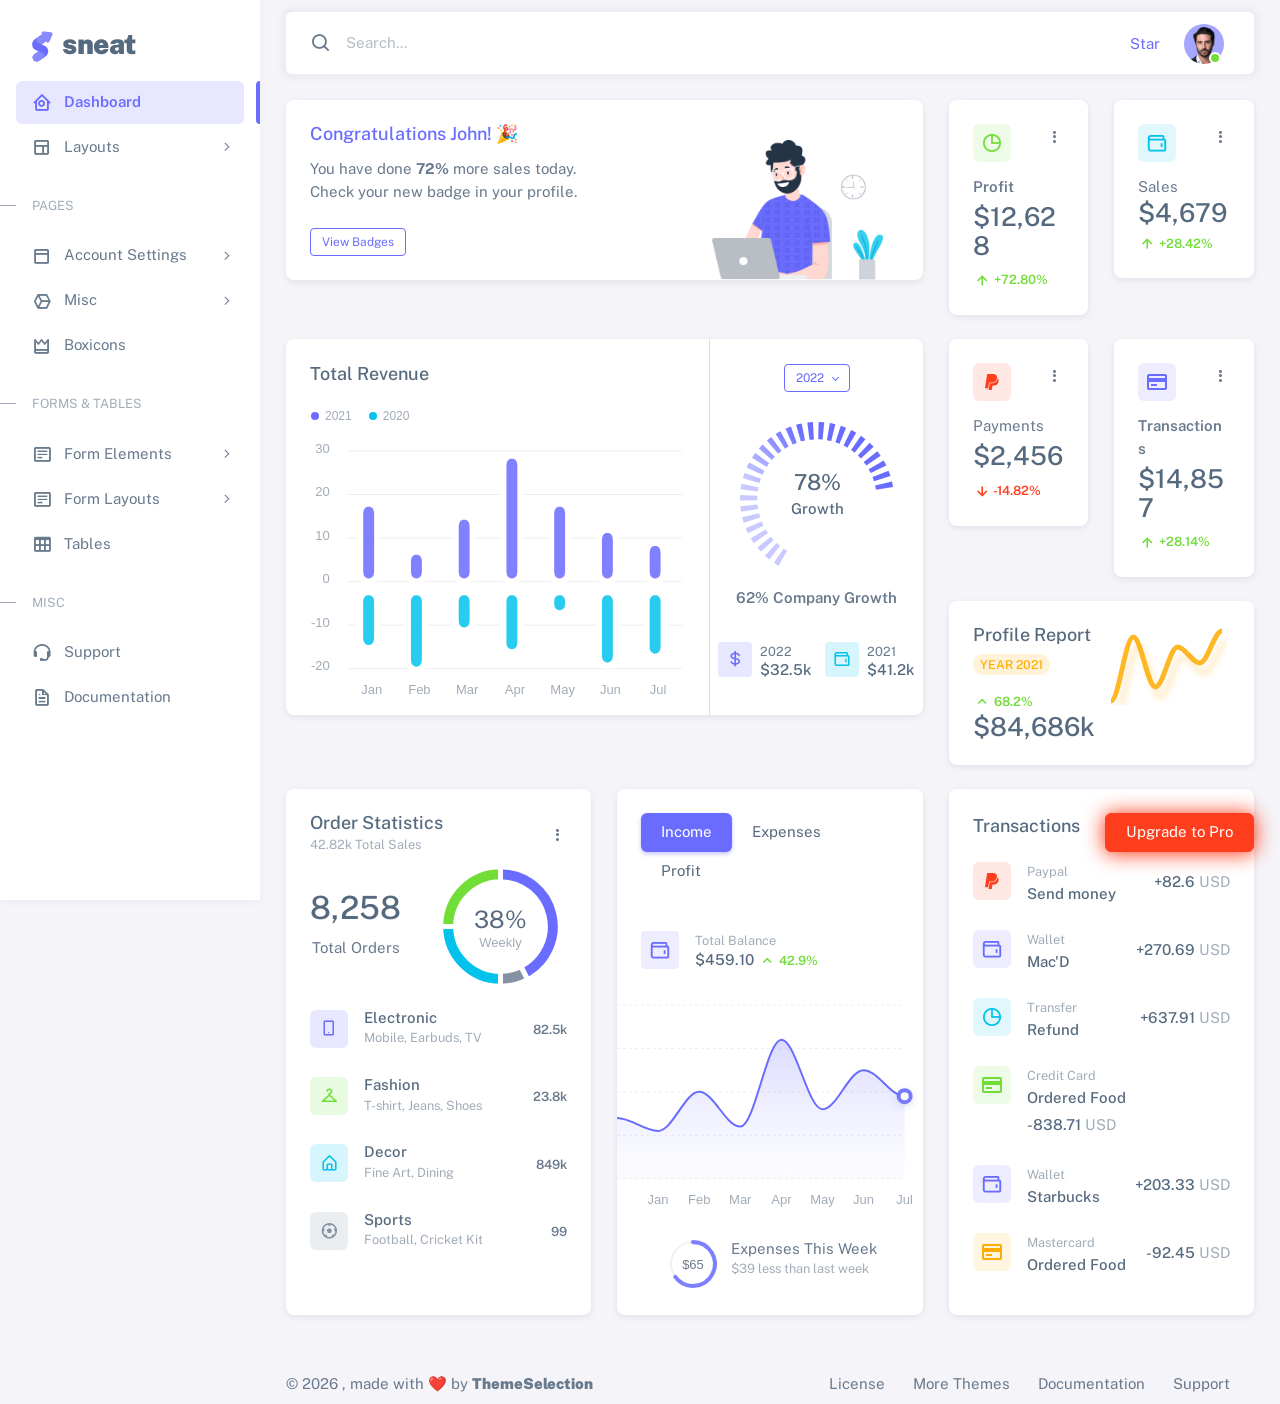
<file: Lab1/src/main/webapp/admin/html/index.html>
<!DOCTYPE html>

<html
  lang="en"
  class="light-style layout-menu-fixed"
  dir="ltr"
  data-theme="theme-default"
  data-assets-path="../assets/"
  data-template="vertical-menu-template-free"
>
  <head>
    <meta charset="utf-8" />
    <meta
      name="viewport"
      content="width=device-width, initial-scale=1.0, user-scalable=no, minimum-scale=1.0, maximum-scale=1.0"
    />

    <title>Dashboard - Analytics | Sneat - Bootstrap 5 HTML Admin Template - Pro</title>

    <meta name="description" content="" />

    <!-- Favicon -->
    <link rel="icon" type="image/x-icon" href="../assets/img/favicon/favicon.ico" />

    <!-- Fonts -->
    <link rel="preconnect" href="https://fonts.googleapis.com" />
    <link rel="preconnect" href="https://fonts.gstatic.com" crossorigin />
    <link
      href="https://fonts.googleapis.com/css2?family=Public+Sans:ital,wght@0,300;0,400;0,500;0,600;0,700;1,300;1,400;1,500;1,600;1,700&display=swap"
      rel="stylesheet"
    />

    <!-- Icons. Uncomment required icon fonts -->
    <link rel="stylesheet" href="../assets/vendor/fonts/boxicons.css" />

    <!-- Core CSS -->
    <link rel="stylesheet" href="../assets/vendor/css/core.css" class="template-customizer-core-css" />
    <link rel="stylesheet" href="../assets/vendor/css/theme-default.css" class="template-customizer-theme-css" />
    <link rel="stylesheet" href="../assets/css/demo.css" />

    <!-- Vendors CSS -->
    <link rel="stylesheet" href="../assets/vendor/libs/perfect-scrollbar/perfect-scrollbar.css" />

    <link rel="stylesheet" href="../assets/vendor/libs/apex-charts/apex-charts.css" />

    <!-- Page CSS -->

    <!-- Helpers -->
    <script src="../assets/vendor/js/helpers.js"></script>

    <!--! Template customizer & Theme config files MUST be included after core stylesheets and helpers.js in the <head> section -->
    <!--? Config:  Mandatory theme config file contain global vars & default theme options, Set your preferred theme option in this file.  -->
    <script src="../assets/js/config.js"></script>
  </head>

  <body>
    <!-- Layout wrapper -->
    <div class="layout-wrapper layout-content-navbar">
      <div class="layout-container">
        <!-- Menu -->

        <aside id="layout-menu" class="layout-menu menu-vertical menu bg-menu-theme">
          <div class="app-brand demo">
            <a href="index.html" class="app-brand-link">
              <span class="app-brand-logo demo">
                <svg
                  width="25"
                  viewBox="0 0 25 42"
                  version="1.1"
                  xmlns="http://www.w3.org/2000/svg"
                  xmlns:xlink="http://www.w3.org/1999/xlink"
                >
                  <defs>
                    <path
                      d="M13.7918663,0.358365126 L3.39788168,7.44174259 C0.566865006,9.69408886 -0.379795268,12.4788597 0.557900856,15.7960551 C0.68998853,16.2305145 1.09562888,17.7872135 3.12357076,19.2293357 C3.8146334,19.7207684 5.32369333,20.3834223 7.65075054,21.2172976 L7.59773219,21.2525164 L2.63468769,24.5493413 C0.445452254,26.3002124 0.0884951797,28.5083815 1.56381646,31.1738486 C2.83770406,32.8170431 5.20850219,33.2640127 7.09180128,32.5391577 C8.347334,32.0559211 11.4559176,30.0011079 16.4175519,26.3747182 C18.0338572,24.4997857 18.6973423,22.4544883 18.4080071,20.2388261 C17.963753,17.5346866 16.1776345,15.5799961 13.0496516,14.3747546 L10.9194936,13.4715819 L18.6192054,7.984237 L13.7918663,0.358365126 Z"
                      id="path-1"
                    ></path>
                    <path
                      d="M5.47320593,6.00457225 C4.05321814,8.216144 4.36334763,10.0722806 6.40359441,11.5729822 C8.61520715,12.571656 10.0999176,13.2171421 10.8577257,13.5094407 L15.5088241,14.433041 L18.6192054,7.984237 C15.5364148,3.11535317 13.9273018,0.573395879 13.7918663,0.358365126 C13.5790555,0.511491653 10.8061687,2.3935607 5.47320593,6.00457225 Z"
                      id="path-3"
                    ></path>
                    <path
                      d="M7.50063644,21.2294429 L12.3234468,23.3159332 C14.1688022,24.7579751 14.397098,26.4880487 13.008334,28.506154 C11.6195701,30.5242593 10.3099883,31.790241 9.07958868,32.3040991 C5.78142938,33.4346997 4.13234973,34 4.13234973,34 C4.13234973,34 2.75489982,33.0538207 2.37032616e-14,31.1614621 C-0.55822714,27.8186216 -0.55822714,26.0572515 -4.05231404e-15,25.8773518 C0.83734071,25.6075023 2.77988457,22.8248993 3.3049379,22.52991 C3.65497346,22.3332504 5.05353963,21.8997614 7.50063644,21.2294429 Z"
                      id="path-4"
                    ></path>
                    <path
                      d="M20.6,7.13333333 L25.6,13.8 C26.2627417,14.6836556 26.0836556,15.9372583 25.2,16.6 C24.8538077,16.8596443 24.4327404,17 24,17 L14,17 C12.8954305,17 12,16.1045695 12,15 C12,14.5672596 12.1403557,14.1461923 12.4,13.8 L17.4,7.13333333 C18.0627417,6.24967773 19.3163444,6.07059163 20.2,6.73333333 C20.3516113,6.84704183 20.4862915,6.981722 20.6,7.13333333 Z"
                      id="path-5"
                    ></path>
                  </defs>
                  <g id="g-app-brand" stroke="none" stroke-width="1" fill="none" fill-rule="evenodd">
                    <g id="Brand-Logo" transform="translate(-27.000000, -15.000000)">
                      <g id="Icon" transform="translate(27.000000, 15.000000)">
                        <g id="Mask" transform="translate(0.000000, 8.000000)">
                          <mask id="mask-2" fill="white">
                            <use xlink:href="#path-1"></use>
                          </mask>
                          <use fill="#696cff" xlink:href="#path-1"></use>
                          <g id="Path-3" mask="url(#mask-2)">
                            <use fill="#696cff" xlink:href="#path-3"></use>
                            <use fill-opacity="0.2" fill="#FFFFFF" xlink:href="#path-3"></use>
                          </g>
                          <g id="Path-4" mask="url(#mask-2)">
                            <use fill="#696cff" xlink:href="#path-4"></use>
                            <use fill-opacity="0.2" fill="#FFFFFF" xlink:href="#path-4"></use>
                          </g>
                        </g>
                        <g
                          id="Triangle"
                          transform="translate(19.000000, 11.000000) rotate(-300.000000) translate(-19.000000, -11.000000) "
                        >
                          <use fill="#696cff" xlink:href="#path-5"></use>
                          <use fill-opacity="0.2" fill="#FFFFFF" xlink:href="#path-5"></use>
                        </g>
                      </g>
                    </g>
                  </g>
                </svg>
              </span>
              <span class="app-brand-text demo menu-text fw-bolder ms-2">Sneat</span>
            </a>

            <a href="javascript:void(0);" class="layout-menu-toggle menu-link text-large ms-auto d-block d-xl-none">
              <i class="bx bx-chevron-left bx-sm align-middle"></i>
            </a>
          </div>

          <div class="menu-inner-shadow"></div>

          <ul class="menu-inner py-1">
            <!-- Dashboard -->
            <li class="menu-item active">
              <a href="index.html" class="menu-link">
                <i class="menu-icon tf-icons bx bx-home-circle"></i>
                <div data-i18n="Analytics">Dashboard</div>
              </a>
            </li>

            <!-- Layouts -->
            <li class="menu-item">
              <a href="javascript:void(0);" class="menu-link menu-toggle">
                <i class="menu-icon tf-icons bx bx-layout"></i>
                <div data-i18n="Layouts">Layouts</div>
              </a>

              <ul class="menu-sub">
                <li class="menu-item">
                  <a href="layouts-without-menu.html" class="menu-link">
                    <div data-i18n="Without menu">Without menu</div>
                  </a>
                </li>
                <li class="menu-item">
                  <a href="layouts-without-navbar.html" class="menu-link">
                    <div data-i18n="Without navbar">Without navbar</div>
                  </a>
                </li>
                <li class="menu-item">
                  <a href="layouts-container.html" class="menu-link">
                    <div data-i18n="Container">Container</div>
                  </a>
                </li>
                <li class="menu-item">
                  <a href="layouts-fluid.html" class="menu-link">
                    <div data-i18n="Fluid">Fluid</div>
                  </a>
                </li>
                <li class="menu-item">
                  <a href="layouts-blank.html" class="menu-link">
                    <div data-i18n="Blank">Blank</div>
                  </a>
                </li>
              </ul>
            </li>

            <li class="menu-header small text-uppercase">
              <span class="menu-header-text">Pages</span>
            </li>
            <li class="menu-item">
              <a href="javascript:void(0);" class="menu-link menu-toggle">
                <i class="menu-icon tf-icons bx bx-dock-top"></i>
                <div data-i18n="Account Settings">Account Settings</div>
              </a>
              <ul class="menu-sub">
                <li class="menu-item">
                  <a href="pages-account-settings-account.html" class="menu-link">
                    <div data-i18n="Account">Account</div>
                  </a>
                </li>
                <li class="menu-item">
                  <a href="pages-account-settings-notifications.html" class="menu-link">
                    <div data-i18n="Notifications">Notifications</div>
                  </a>
                </li>
                <li class="menu-item">
                  <a href="pages-account-settings-connections.html" class="menu-link">
                    <div data-i18n="Connections">Connections</div>
                  </a>
                </li>
              </ul>
            </li>
            <li class="menu-item">
              <a href="javascript:void(0);" class="menu-link menu-toggle">
                <i class="menu-icon tf-icons bx bx-cube-alt"></i>
                <div data-i18n="Misc">Misc</div>
              </a>
              <ul class="menu-sub">
                <li class="menu-item">
                  <a href="pages-misc-error.html" class="menu-link">
                    <div data-i18n="Error">Error</div>
                  </a>
                </li>
                <li class="menu-item">
                  <a href="pages-misc-under-maintenance.html" class="menu-link">
                    <div data-i18n="Under Maintenance">Under Maintenance</div>
                  </a>
                </li>
              </ul>
            </li>
            <!-- Components -->

            <!-- Extended components -->

            <li class="menu-item">
              <a href="icons-boxicons.html" class="menu-link">
                <i class="menu-icon tf-icons bx bx-crown"></i>
                <div data-i18n="Boxicons">Boxicons</div>
              </a>
            </li>

            <!-- Forms & Tables -->
            <li class="menu-header small text-uppercase"><span class="menu-header-text">Forms &amp; Tables</span></li>
            <!-- Forms -->
            <li class="menu-item">
              <a href="javascript:void(0);" class="menu-link menu-toggle">
                <i class="menu-icon tf-icons bx bx-detail"></i>
                <div data-i18n="Form Elements">Form Elements</div>
              </a>
              <ul class="menu-sub">
                <li class="menu-item">
                  <a href="forms-basic-inputs.html" class="menu-link">
                    <div data-i18n="Basic Inputs">Basic Inputs</div>
                  </a>
                </li>
                <li class="menu-item">
                  <a href="forms-input-groups.html" class="menu-link">
                    <div data-i18n="Input groups">Input groups</div>
                  </a>
                </li>
              </ul>
            </li>
            <li class="menu-item">
              <a href="javascript:void(0);" class="menu-link menu-toggle">
                <i class="menu-icon tf-icons bx bx-detail"></i>
                <div data-i18n="Form Layouts">Form Layouts</div>
              </a>
              <ul class="menu-sub">
                <li class="menu-item">
                  <a href="form-layouts-vertical.html" class="menu-link">
                    <div data-i18n="Vertical Form">Vertical Form</div>
                  </a>
                </li>
                <li class="menu-item">
                  <a href="form-layouts-horizontal.html" class="menu-link">
                    <div data-i18n="Horizontal Form">Horizontal Form</div>
                  </a>
                </li>
              </ul>
            </li>
            <!-- Tables -->
            <li class="menu-item">
              <a href="tables-basic.html" class="menu-link">
                <i class="menu-icon tf-icons bx bx-table"></i>
                <div data-i18n="Tables">Tables</div>
              </a>
            </li>
            <!-- Misc -->
            <li class="menu-header small text-uppercase"><span class="menu-header-text">Misc</span></li>
            <li class="menu-item">
              <a
                href="https://github.com/themeselection/sneat-html-admin-template-free/issues"
                target="_blank"
                class="menu-link"
              >
                <i class="menu-icon tf-icons bx bx-support"></i>
                <div data-i18n="Support">Support</div>
              </a>
            </li>
            <li class="menu-item">
              <a
                href="https://themeselection.com/demo/sneat-bootstrap-html-admin-template/documentation/"
                target="_blank"
                class="menu-link"
              >
                <i class="menu-icon tf-icons bx bx-file"></i>
                <div data-i18n="Documentation">Documentation</div>
              </a>
            </li>
          </ul>
        </aside>
        <!-- / Menu -->

        <!-- Layout container -->
        <div class="layout-page">
          <!-- Navbar -->

          <nav
            class="layout-navbar container-xxl navbar navbar-expand-xl navbar-detached align-items-center bg-navbar-theme"
            id="layout-navbar"
          >
            <div class="layout-menu-toggle navbar-nav align-items-xl-center me-3 me-xl-0 d-xl-none">
              <a class="nav-item nav-link px-0 me-xl-4" href="javascript:void(0)">
                <i class="bx bx-menu bx-sm"></i>
              </a>
            </div>

            <div class="navbar-nav-right d-flex align-items-center" id="navbar-collapse">
              <!-- Search -->
              <div class="navbar-nav align-items-center">
                <div class="nav-item d-flex align-items-center">
                  <i class="bx bx-search fs-4 lh-0"></i>
                  <input
                    type="text"
                    class="form-control border-0 shadow-none"
                    placeholder="Search..."
                    aria-label="Search..."
                  />
                </div>
              </div>
              <!-- /Search -->

              <ul class="navbar-nav flex-row align-items-center ms-auto">
                <!-- Place this tag where you want the button to render. -->
                <li class="nav-item lh-1 me-3">
                  <a
                    class="github-button"
                    href="https://github.com/themeselection/sneat-html-admin-template-free"
                    data-icon="octicon-star"
                    data-size="large"
                    data-show-count="true"
                    aria-label="Star themeselection/sneat-html-admin-template-free on GitHub"
                    >Star</a
                  >
                </li>

                <!-- User -->
                <li class="nav-item navbar-dropdown dropdown-user dropdown">
                  <a class="nav-link dropdown-toggle hide-arrow" href="javascript:void(0);" data-bs-toggle="dropdown">
                    <div class="avatar avatar-online">
                      <img src="../assets/img/avatars/1.png" alt class="w-px-40 h-auto rounded-circle" />
                    </div>
                  </a>
                  <ul class="dropdown-menu dropdown-menu-end">
                    <li>
                      <a class="dropdown-item" href="#">
                        <div class="d-flex">
                          <div class="flex-shrink-0 me-3">
                            <div class="avatar avatar-online">
                              <img src="../assets/img/avatars/1.png" alt class="w-px-40 h-auto rounded-circle" />
                            </div>
                          </div>
                          <div class="flex-grow-1">
                            <span class="fw-semibold d-block">John Doe</span>
                            <small class="text-muted">Admin</small>
                          </div>
                        </div>
                      </a>
                    </li>
                    <li>
                      <div class="dropdown-divider"></div>
                    </li>
                    <li>
                      <a class="dropdown-item" href="#">
                        <i class="bx bx-user me-2"></i>
                        <span class="align-middle">My Profile</span>
                      </a>
                    </li>
                    <li>
                      <a class="dropdown-item" href="#">
                        <i class="bx bx-cog me-2"></i>
                        <span class="align-middle">Settings</span>
                      </a>
                    </li>
                    <li>
                      <a class="dropdown-item" href="#">
                        <span class="d-flex align-items-center align-middle">
                          <i class="flex-shrink-0 bx bx-credit-card me-2"></i>
                          <span class="flex-grow-1 align-middle">Billing</span>
                          <span class="flex-shrink-0 badge badge-center rounded-pill bg-danger w-px-20 h-px-20">4</span>
                        </span>
                      </a>
                    </li>
                    <li>
                      <div class="dropdown-divider"></div>
                    </li>
                    <li>
                      <a class="dropdown-item" href="auth-login-basic.html">
                        <i class="bx bx-power-off me-2"></i>
                        <span class="align-middle">Log Out</span>
                      </a>
                    </li>
                  </ul>
                </li>
                <!--/ User -->
              </ul>
            </div>
          </nav>

          <!-- / Navbar -->

          <!-- Content wrapper -->
          <div class="content-wrapper">
            <!-- Content -->

            <div class="container-xxl flex-grow-1 container-p-y">
              <div class="row">
                <div class="col-lg-8 mb-4 order-0">
                  <div class="card">
                    <div class="d-flex align-items-end row">
                      <div class="col-sm-7">
                        <div class="card-body">
                          <h5 class="card-title text-primary">Congratulations John! 🎉</h5>
                          <p class="mb-4">
                            You have done <span class="fw-bold">72%</span> more sales today. Check your new badge in
                            your profile.
                          </p>

                          <a href="javascript:;" class="btn btn-sm btn-outline-primary">View Badges</a>
                        </div>
                      </div>
                      <div class="col-sm-5 text-center text-sm-left">
                        <div class="card-body pb-0 px-0 px-md-4">
                          <img
                            src="../assets/img/illustrations/man-with-laptop-light.png"
                            height="140"
                            alt="View Badge User"
                            data-app-dark-img="illustrations/man-with-laptop-dark.png"
                            data-app-light-img="illustrations/man-with-laptop-light.png"
                          />
                        </div>
                      </div>
                    </div>
                  </div>
                </div>
                <div class="col-lg-4 col-md-4 order-1">
                  <div class="row">
                    <div class="col-lg-6 col-md-12 col-6 mb-4">
                      <div class="card">
                        <div class="card-body">
                          <div class="card-title d-flex align-items-start justify-content-between">
                            <div class="avatar flex-shrink-0">
                              <img
                                src="../assets/img/icons/unicons/chart-success.png"
                                alt="chart success"
                                class="rounded"
                              />
                            </div>
                            <div class="dropdown">
                              <button
                                class="btn p-0"
                                type="button"
                                id="cardOpt3"
                                data-bs-toggle="dropdown"
                                aria-haspopup="true"
                                aria-expanded="false"
                              >
                                <i class="bx bx-dots-vertical-rounded"></i>
                              </button>
                              <div class="dropdown-menu dropdown-menu-end" aria-labelledby="cardOpt3">
                                <a class="dropdown-item" href="javascript:void(0);">View More</a>
                                <a class="dropdown-item" href="javascript:void(0);">Delete</a>
                              </div>
                            </div>
                          </div>
                          <span class="fw-semibold d-block mb-1">Profit</span>
                          <h3 class="card-title mb-2">$12,628</h3>
                          <small class="text-success fw-semibold"><i class="bx bx-up-arrow-alt"></i> +72.80%</small>
                        </div>
                      </div>
                    </div>
                    <div class="col-lg-6 col-md-12 col-6 mb-4">
                      <div class="card">
                        <div class="card-body">
                          <div class="card-title d-flex align-items-start justify-content-between">
                            <div class="avatar flex-shrink-0">
                              <img
                                src="../assets/img/icons/unicons/wallet-info.png"
                                alt="Credit Card"
                                class="rounded"
                              />
                            </div>
                            <div class="dropdown">
                              <button
                                class="btn p-0"
                                type="button"
                                id="cardOpt6"
                                data-bs-toggle="dropdown"
                                aria-haspopup="true"
                                aria-expanded="false"
                              >
                                <i class="bx bx-dots-vertical-rounded"></i>
                              </button>
                              <div class="dropdown-menu dropdown-menu-end" aria-labelledby="cardOpt6">
                                <a class="dropdown-item" href="javascript:void(0);">View More</a>
                                <a class="dropdown-item" href="javascript:void(0);">Delete</a>
                              </div>
                            </div>
                          </div>
                          <span>Sales</span>
                          <h3 class="card-title text-nowrap mb-1">$4,679</h3>
                          <small class="text-success fw-semibold"><i class="bx bx-up-arrow-alt"></i> +28.42%</small>
                        </div>
                      </div>
                    </div>
                  </div>
                </div>
                <!-- Total Revenue -->
                <div class="col-12 col-lg-8 order-2 order-md-3 order-lg-2 mb-4">
                  <div class="card">
                    <div class="row row-bordered g-0">
                      <div class="col-md-8">
                        <h5 class="card-header m-0 me-2 pb-3">Total Revenue</h5>
                        <div id="totalRevenueChart" class="px-2"></div>
                      </div>
                      <div class="col-md-4">
                        <div class="card-body">
                          <div class="text-center">
                            <div class="dropdown">
                              <button
                                class="btn btn-sm btn-outline-primary dropdown-toggle"
                                type="button"
                                id="growthReportId"
                                data-bs-toggle="dropdown"
                                aria-haspopup="true"
                                aria-expanded="false"
                              >
                                2022
                              </button>
                              <div class="dropdown-menu dropdown-menu-end" aria-labelledby="growthReportId">
                                <a class="dropdown-item" href="javascript:void(0);">2021</a>
                                <a class="dropdown-item" href="javascript:void(0);">2020</a>
                                <a class="dropdown-item" href="javascript:void(0);">2019</a>
                              </div>
                            </div>
                          </div>
                        </div>
                        <div id="growthChart"></div>
                        <div class="text-center fw-semibold pt-3 mb-2">62% Company Growth</div>

                        <div class="d-flex px-xxl-4 px-lg-2 p-4 gap-xxl-3 gap-lg-1 gap-3 justify-content-between">
                          <div class="d-flex">
                            <div class="me-2">
                              <span class="badge bg-label-primary p-2"><i class="bx bx-dollar text-primary"></i></span>
                            </div>
                            <div class="d-flex flex-column">
                              <small>2022</small>
                              <h6 class="mb-0">$32.5k</h6>
                            </div>
                          </div>
                          <div class="d-flex">
                            <div class="me-2">
                              <span class="badge bg-label-info p-2"><i class="bx bx-wallet text-info"></i></span>
                            </div>
                            <div class="d-flex flex-column">
                              <small>2021</small>
                              <h6 class="mb-0">$41.2k</h6>
                            </div>
                          </div>
                        </div>
                      </div>
                    </div>
                  </div>
                </div>
                <!--/ Total Revenue -->
                <div class="col-12 col-md-8 col-lg-4 order-3 order-md-2">
                  <div class="row">
                    <div class="col-6 mb-4">
                      <div class="card">
                        <div class="card-body">
                          <div class="card-title d-flex align-items-start justify-content-between">
                            <div class="avatar flex-shrink-0">
                              <img src="../assets/img/icons/unicons/paypal.png" alt="Credit Card" class="rounded" />
                            </div>
                            <div class="dropdown">
                              <button
                                class="btn p-0"
                                type="button"
                                id="cardOpt4"
                                data-bs-toggle="dropdown"
                                aria-haspopup="true"
                                aria-expanded="false"
                              >
                                <i class="bx bx-dots-vertical-rounded"></i>
                              </button>
                              <div class="dropdown-menu dropdown-menu-end" aria-labelledby="cardOpt4">
                                <a class="dropdown-item" href="javascript:void(0);">View More</a>
                                <a class="dropdown-item" href="javascript:void(0);">Delete</a>
                              </div>
                            </div>
                          </div>
                          <span class="d-block mb-1">Payments</span>
                          <h3 class="card-title text-nowrap mb-2">$2,456</h3>
                          <small class="text-danger fw-semibold"><i class="bx bx-down-arrow-alt"></i> -14.82%</small>
                        </div>
                      </div>
                    </div>
                    <div class="col-6 mb-4">
                      <div class="card">
                        <div class="card-body">
                          <div class="card-title d-flex align-items-start justify-content-between">
                            <div class="avatar flex-shrink-0">
                              <img src="../assets/img/icons/unicons/cc-primary.png" alt="Credit Card" class="rounded" />
                            </div>
                            <div class="dropdown">
                              <button
                                class="btn p-0"
                                type="button"
                                id="cardOpt1"
                                data-bs-toggle="dropdown"
                                aria-haspopup="true"
                                aria-expanded="false"
                              >
                                <i class="bx bx-dots-vertical-rounded"></i>
                              </button>
                              <div class="dropdown-menu" aria-labelledby="cardOpt1">
                                <a class="dropdown-item" href="javascript:void(0);">View More</a>
                                <a class="dropdown-item" href="javascript:void(0);">Delete</a>
                              </div>
                            </div>
                          </div>
                          <span class="fw-semibold d-block mb-1">Transactions</span>
                          <h3 class="card-title mb-2">$14,857</h3>
                          <small class="text-success fw-semibold"><i class="bx bx-up-arrow-alt"></i> +28.14%</small>
                        </div>
                      </div>
                    </div>
                    <!-- </div>
    <div class="row"> -->
                    <div class="col-12 mb-4">
                      <div class="card">
                        <div class="card-body">
                          <div class="d-flex justify-content-between flex-sm-row flex-column gap-3">
                            <div class="d-flex flex-sm-column flex-row align-items-start justify-content-between">
                              <div class="card-title">
                                <h5 class="text-nowrap mb-2">Profile Report</h5>
                                <span class="badge bg-label-warning rounded-pill">Year 2021</span>
                              </div>
                              <div class="mt-sm-auto">
                                <small class="text-success text-nowrap fw-semibold"
                                  ><i class="bx bx-chevron-up"></i> 68.2%</small
                                >
                                <h3 class="mb-0">$84,686k</h3>
                              </div>
                            </div>
                            <div id="profileReportChart"></div>
                          </div>
                        </div>
                      </div>
                    </div>
                  </div>
                </div>
              </div>
              <div class="row">
                <!-- Order Statistics -->
                <div class="col-md-6 col-lg-4 col-xl-4 order-0 mb-4">
                  <div class="card h-100">
                    <div class="card-header d-flex align-items-center justify-content-between pb-0">
                      <div class="card-title mb-0">
                        <h5 class="m-0 me-2">Order Statistics</h5>
                        <small class="text-muted">42.82k Total Sales</small>
                      </div>
                      <div class="dropdown">
                        <button
                          class="btn p-0"
                          type="button"
                          id="orederStatistics"
                          data-bs-toggle="dropdown"
                          aria-haspopup="true"
                          aria-expanded="false"
                        >
                          <i class="bx bx-dots-vertical-rounded"></i>
                        </button>
                        <div class="dropdown-menu dropdown-menu-end" aria-labelledby="orederStatistics">
                          <a class="dropdown-item" href="javascript:void(0);">Select All</a>
                          <a class="dropdown-item" href="javascript:void(0);">Refresh</a>
                          <a class="dropdown-item" href="javascript:void(0);">Share</a>
                        </div>
                      </div>
                    </div>
                    <div class="card-body">
                      <div class="d-flex justify-content-between align-items-center mb-3">
                        <div class="d-flex flex-column align-items-center gap-1">
                          <h2 class="mb-2">8,258</h2>
                          <span>Total Orders</span>
                        </div>
                        <div id="orderStatisticsChart"></div>
                      </div>
                      <ul class="p-0 m-0">
                        <li class="d-flex mb-4 pb-1">
                          <div class="avatar flex-shrink-0 me-3">
                            <span class="avatar-initial rounded bg-label-primary"
                              ><i class="bx bx-mobile-alt"></i
                            ></span>
                          </div>
                          <div class="d-flex w-100 flex-wrap align-items-center justify-content-between gap-2">
                            <div class="me-2">
                              <h6 class="mb-0">Electronic</h6>
                              <small class="text-muted">Mobile, Earbuds, TV</small>
                            </div>
                            <div class="user-progress">
                              <small class="fw-semibold">82.5k</small>
                            </div>
                          </div>
                        </li>
                        <li class="d-flex mb-4 pb-1">
                          <div class="avatar flex-shrink-0 me-3">
                            <span class="avatar-initial rounded bg-label-success"><i class="bx bx-closet"></i></span>
                          </div>
                          <div class="d-flex w-100 flex-wrap align-items-center justify-content-between gap-2">
                            <div class="me-2">
                              <h6 class="mb-0">Fashion</h6>
                              <small class="text-muted">T-shirt, Jeans, Shoes</small>
                            </div>
                            <div class="user-progress">
                              <small class="fw-semibold">23.8k</small>
                            </div>
                          </div>
                        </li>
                        <li class="d-flex mb-4 pb-1">
                          <div class="avatar flex-shrink-0 me-3">
                            <span class="avatar-initial rounded bg-label-info"><i class="bx bx-home-alt"></i></span>
                          </div>
                          <div class="d-flex w-100 flex-wrap align-items-center justify-content-between gap-2">
                            <div class="me-2">
                              <h6 class="mb-0">Decor</h6>
                              <small class="text-muted">Fine Art, Dining</small>
                            </div>
                            <div class="user-progress">
                              <small class="fw-semibold">849k</small>
                            </div>
                          </div>
                        </li>
                        <li class="d-flex">
                          <div class="avatar flex-shrink-0 me-3">
                            <span class="avatar-initial rounded bg-label-secondary"
                              ><i class="bx bx-football"></i
                            ></span>
                          </div>
                          <div class="d-flex w-100 flex-wrap align-items-center justify-content-between gap-2">
                            <div class="me-2">
                              <h6 class="mb-0">Sports</h6>
                              <small class="text-muted">Football, Cricket Kit</small>
                            </div>
                            <div class="user-progress">
                              <small class="fw-semibold">99</small>
                            </div>
                          </div>
                        </li>
                      </ul>
                    </div>
                  </div>
                </div>
                <!--/ Order Statistics -->

                <!-- Expense Overview -->
                <div class="col-md-6 col-lg-4 order-1 mb-4">
                  <div class="card h-100">
                    <div class="card-header">
                      <ul class="nav nav-pills" role="tablist">
                        <li class="nav-item">
                          <button
                            type="button"
                            class="nav-link active"
                            role="tab"
                            data-bs-toggle="tab"
                            data-bs-target="#navs-tabs-line-card-income"
                            aria-controls="navs-tabs-line-card-income"
                            aria-selected="true"
                          >
                            Income
                          </button>
                        </li>
                        <li class="nav-item">
                          <button type="button" class="nav-link" role="tab">Expenses</button>
                        </li>
                        <li class="nav-item">
                          <button type="button" class="nav-link" role="tab">Profit</button>
                        </li>
                      </ul>
                    </div>
                    <div class="card-body px-0">
                      <div class="tab-content p-0">
                        <div class="tab-pane fade show active" id="navs-tabs-line-card-income" role="tabpanel">
                          <div class="d-flex p-4 pt-3">
                            <div class="avatar flex-shrink-0 me-3">
                              <img src="../assets/img/icons/unicons/wallet.png" alt="User" />
                            </div>
                            <div>
                              <small class="text-muted d-block">Total Balance</small>
                              <div class="d-flex align-items-center">
                                <h6 class="mb-0 me-1">$459.10</h6>
                                <small class="text-success fw-semibold">
                                  <i class="bx bx-chevron-up"></i>
                                  42.9%
                                </small>
                              </div>
                            </div>
                          </div>
                          <div id="incomeChart"></div>
                          <div class="d-flex justify-content-center pt-4 gap-2">
                            <div class="flex-shrink-0">
                              <div id="expensesOfWeek"></div>
                            </div>
                            <div>
                              <p class="mb-n1 mt-1">Expenses This Week</p>
                              <small class="text-muted">$39 less than last week</small>
                            </div>
                          </div>
                        </div>
                      </div>
                    </div>
                  </div>
                </div>
                <!--/ Expense Overview -->

                <!-- Transactions -->
                <div class="col-md-6 col-lg-4 order-2 mb-4">
                  <div class="card h-100">
                    <div class="card-header d-flex align-items-center justify-content-between">
                      <h5 class="card-title m-0 me-2">Transactions</h5>
                      <div class="dropdown">
                        <button
                          class="btn p-0"
                          type="button"
                          id="transactionID"
                          data-bs-toggle="dropdown"
                          aria-haspopup="true"
                          aria-expanded="false"
                        >
                          <i class="bx bx-dots-vertical-rounded"></i>
                        </button>
                        <div class="dropdown-menu dropdown-menu-end" aria-labelledby="transactionID">
                          <a class="dropdown-item" href="javascript:void(0);">Last 28 Days</a>
                          <a class="dropdown-item" href="javascript:void(0);">Last Month</a>
                          <a class="dropdown-item" href="javascript:void(0);">Last Year</a>
                        </div>
                      </div>
                    </div>
                    <div class="card-body">
                      <ul class="p-0 m-0">
                        <li class="d-flex mb-4 pb-1">
                          <div class="avatar flex-shrink-0 me-3">
                            <img src="../assets/img/icons/unicons/paypal.png" alt="User" class="rounded" />
                          </div>
                          <div class="d-flex w-100 flex-wrap align-items-center justify-content-between gap-2">
                            <div class="me-2">
                              <small class="text-muted d-block mb-1">Paypal</small>
                              <h6 class="mb-0">Send money</h6>
                            </div>
                            <div class="user-progress d-flex align-items-center gap-1">
                              <h6 class="mb-0">+82.6</h6>
                              <span class="text-muted">USD</span>
                            </div>
                          </div>
                        </li>
                        <li class="d-flex mb-4 pb-1">
                          <div class="avatar flex-shrink-0 me-3">
                            <img src="../assets/img/icons/unicons/wallet.png" alt="User" class="rounded" />
                          </div>
                          <div class="d-flex w-100 flex-wrap align-items-center justify-content-between gap-2">
                            <div class="me-2">
                              <small class="text-muted d-block mb-1">Wallet</small>
                              <h6 class="mb-0">Mac'D</h6>
                            </div>
                            <div class="user-progress d-flex align-items-center gap-1">
                              <h6 class="mb-0">+270.69</h6>
                              <span class="text-muted">USD</span>
                            </div>
                          </div>
                        </li>
                        <li class="d-flex mb-4 pb-1">
                          <div class="avatar flex-shrink-0 me-3">
                            <img src="../assets/img/icons/unicons/chart.png" alt="User" class="rounded" />
                          </div>
                          <div class="d-flex w-100 flex-wrap align-items-center justify-content-between gap-2">
                            <div class="me-2">
                              <small class="text-muted d-block mb-1">Transfer</small>
                              <h6 class="mb-0">Refund</h6>
                            </div>
                            <div class="user-progress d-flex align-items-center gap-1">
                              <h6 class="mb-0">+637.91</h6>
                              <span class="text-muted">USD</span>
                            </div>
                          </div>
                        </li>
                        <li class="d-flex mb-4 pb-1">
                          <div class="avatar flex-shrink-0 me-3">
                            <img src="../assets/img/icons/unicons/cc-success.png" alt="User" class="rounded" />
                          </div>
                          <div class="d-flex w-100 flex-wrap align-items-center justify-content-between gap-2">
                            <div class="me-2">
                              <small class="text-muted d-block mb-1">Credit Card</small>
                              <h6 class="mb-0">Ordered Food</h6>
                            </div>
                            <div class="user-progress d-flex align-items-center gap-1">
                              <h6 class="mb-0">-838.71</h6>
                              <span class="text-muted">USD</span>
                            </div>
                          </div>
                        </li>
                        <li class="d-flex mb-4 pb-1">
                          <div class="avatar flex-shrink-0 me-3">
                            <img src="../assets/img/icons/unicons/wallet.png" alt="User" class="rounded" />
                          </div>
                          <div class="d-flex w-100 flex-wrap align-items-center justify-content-between gap-2">
                            <div class="me-2">
                              <small class="text-muted d-block mb-1">Wallet</small>
                              <h6 class="mb-0">Starbucks</h6>
                            </div>
                            <div class="user-progress d-flex align-items-center gap-1">
                              <h6 class="mb-0">+203.33</h6>
                              <span class="text-muted">USD</span>
                            </div>
                          </div>
                        </li>
                        <li class="d-flex">
                          <div class="avatar flex-shrink-0 me-3">
                            <img src="../assets/img/icons/unicons/cc-warning.png" alt="User" class="rounded" />
                          </div>
                          <div class="d-flex w-100 flex-wrap align-items-center justify-content-between gap-2">
                            <div class="me-2">
                              <small class="text-muted d-block mb-1">Mastercard</small>
                              <h6 class="mb-0">Ordered Food</h6>
                            </div>
                            <div class="user-progress d-flex align-items-center gap-1">
                              <h6 class="mb-0">-92.45</h6>
                              <span class="text-muted">USD</span>
                            </div>
                          </div>
                        </li>
                      </ul>
                    </div>
                  </div>
                </div>
                <!--/ Transactions -->
              </div>
            </div>
            <!-- / Content -->

            <!-- Footer -->
            <footer class="content-footer footer bg-footer-theme">
              <div class="container-xxl d-flex flex-wrap justify-content-between py-2 flex-md-row flex-column">
                <div class="mb-2 mb-md-0">
                  ©
                  <script>
                    document.write(new Date().getFullYear());
                  </script>
                  , made with ❤️ by
                  <a href="https://themeselection.com" target="_blank" class="footer-link fw-bolder">ThemeSelection</a>
                </div>
                <div>
                  <a href="https://themeselection.com/license/" class="footer-link me-4" target="_blank">License</a>
                  <a href="https://themeselection.com/" target="_blank" class="footer-link me-4">More Themes</a>

                  <a
                    href="https://themeselection.com/demo/sneat-bootstrap-html-admin-template/documentation/"
                    target="_blank"
                    class="footer-link me-4"
                    >Documentation</a
                  >

                  <a
                    href="https://github.com/themeselection/sneat-html-admin-template-free/issues"
                    target="_blank"
                    class="footer-link me-4"
                    >Support</a
                  >
                </div>
              </div>
            </footer>
            <!-- / Footer -->

            <div class="content-backdrop fade"></div>
          </div>
          <!-- Content wrapper -->
        </div>
        <!-- / Layout page -->
      </div>

      <!-- Overlay -->
      <div class="layout-overlay layout-menu-toggle"></div>
    </div>
    <!-- / Layout wrapper -->

    <div class="buy-now">
      <a
        href="https://themeselection.com/products/sneat-bootstrap-html-admin-template/"
        target="_blank"
        class="btn btn-danger btn-buy-now"
        >Upgrade to Pro</a
      >
    </div>

    <!-- Core JS -->
    <!-- build:js assets/vendor/js/core.js -->
    <script src="../assets/vendor/libs/jquery/jquery.js"></script>
    <script src="../assets/vendor/libs/popper/popper.js"></script>
    <script src="../assets/vendor/js/bootstrap.js"></script>
    <script src="../assets/vendor/libs/perfect-scrollbar/perfect-scrollbar.js"></script>

    <script src="../assets/vendor/js/menu.js"></script>
    <!-- endbuild -->

    <!-- Vendors JS -->
    <script src="../assets/vendor/libs/apex-charts/apexcharts.js"></script>

    <!-- Main JS -->
    <script src="../assets/js/main.js"></script>

    <!-- Page JS -->
    <script src="../assets/js/dashboards-analytics.js"></script>

    <!-- Place this tag in your head or just before your close body tag. -->
    <script async defer src="https://buttons.github.io/buttons.js"></script>
  </body>
</html>
</file>
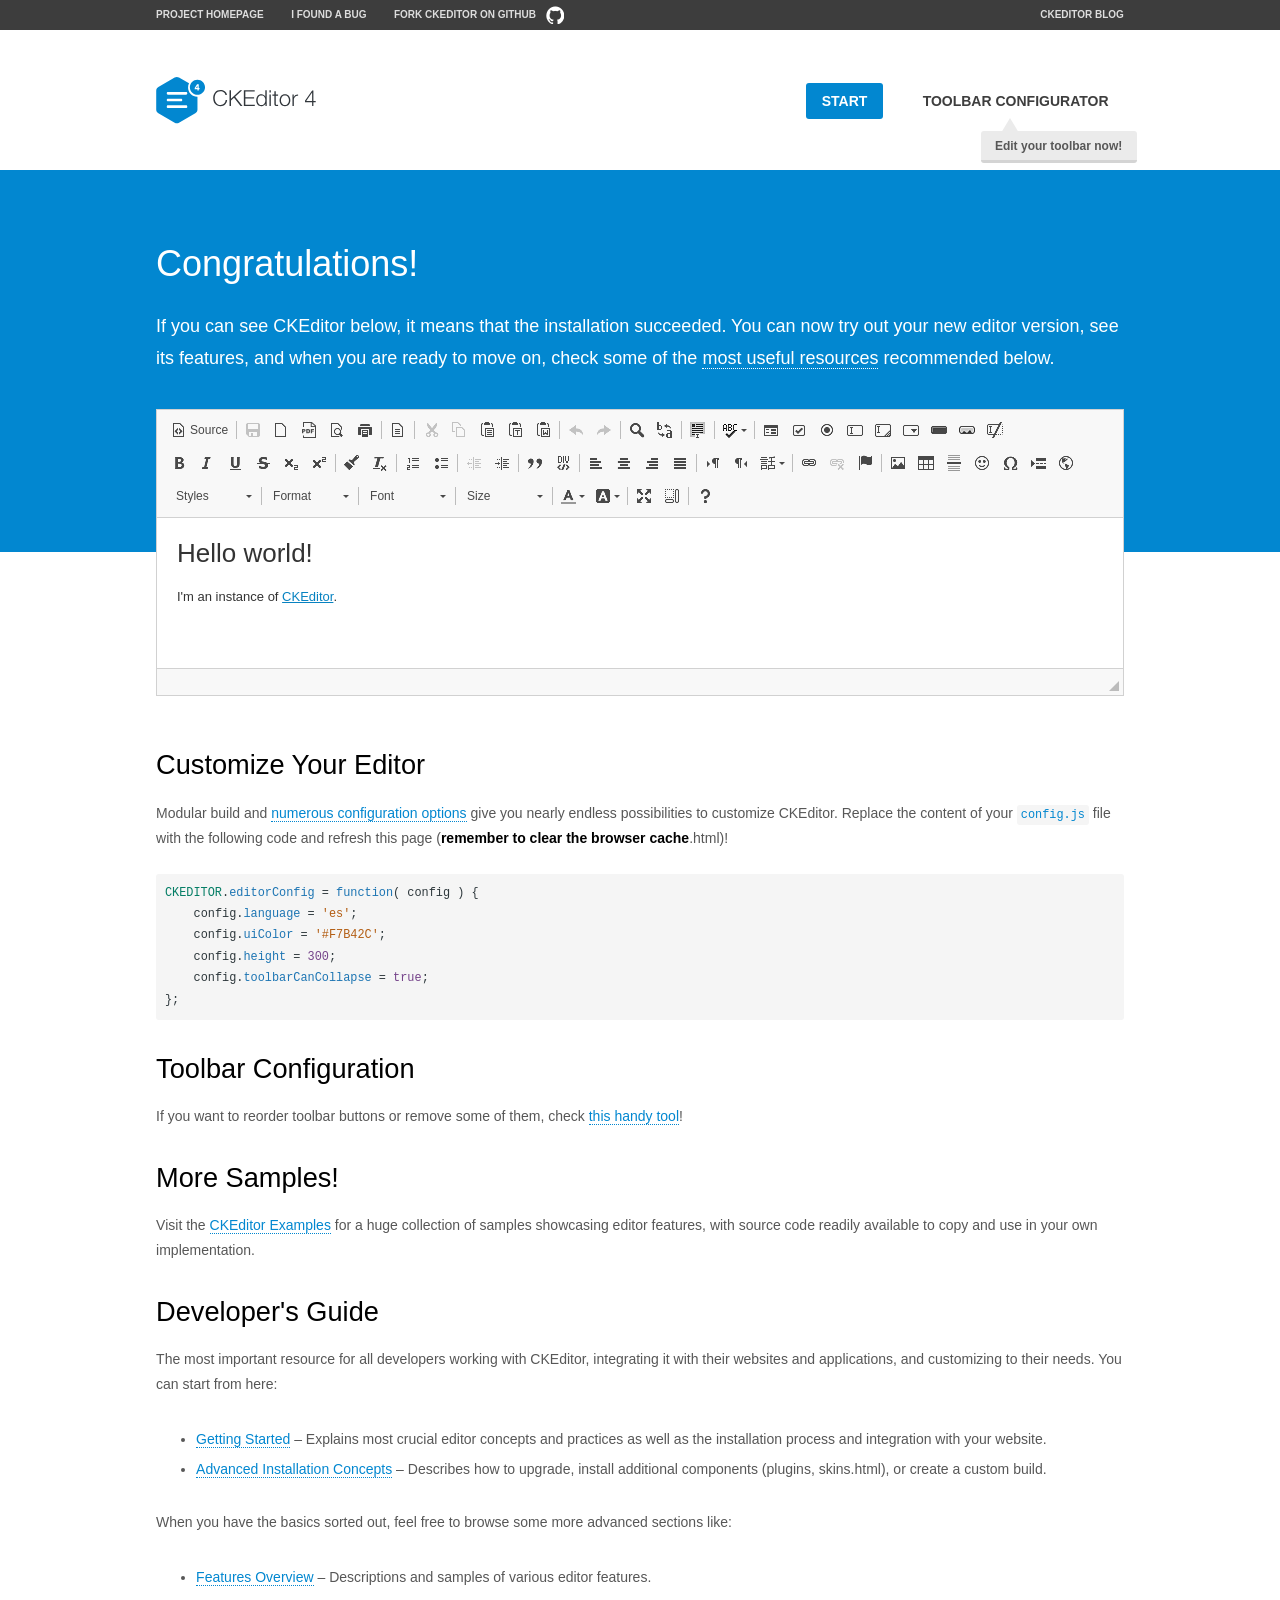
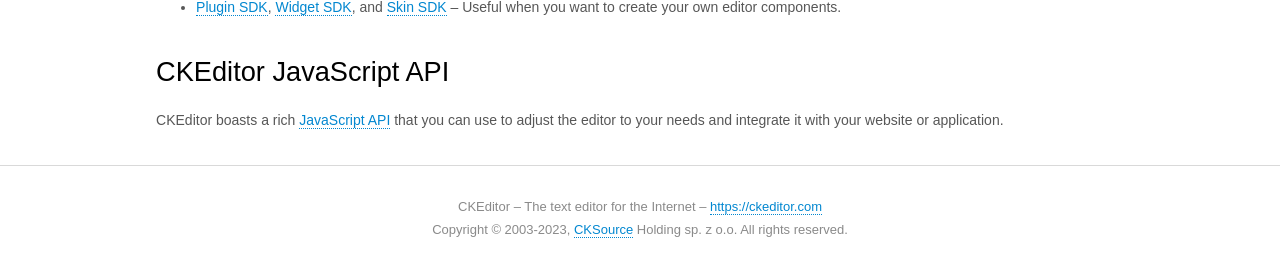
<file: Lab1/src/main/webapp/libraries/ckeditor/samples/index.html>
<!DOCTYPE html>
<!--
Copyright (c) 2003-2023, CKSource Holding sp. z o.o. All rights reserved.
For licensing, see LICENSE.md or https://ckeditor.com/legal/ckeditor-oss-license
-->
<html lang="en">
<head>
	<meta charset="utf-8">
	<title>CKEditor Sample</title>
	<script src="../ckeditor.js"></script>
	<script src="js/sample.js"></script>
	<link rel="stylesheet" href="css/samples.css">
	<link rel="stylesheet" href="toolbarconfigurator/lib/codemirror/neo.css">
	<meta name="viewport" content="width=device-width,initial-scale=1">
	<meta name="description" content="Try the latest sample of CKEditor 4 and learn more about customizing your WYSIWYG editor with endless possibilities.">
</head>
<body id="main">

<nav class="navigation-a">
	<div class="grid-container">
		<ul class="navigation-a-left grid-width-70">
			<li><a href="https://ckeditor.com/ckeditor-4/">Project Homepage</a></li>
			<li><a href="https://github.com/ckeditor/ckeditor4/issues">I found a bug</a></li>
			<li><a href="https://github.com/ckeditor/ckeditor4" class="icon-pos-right icon-navigation-a-github">Fork CKEditor on GitHub</a></li>
		</ul>
		<ul class="navigation-a-right grid-width-30">
			<li><a href="https://ckeditor.com/blog/">CKEditor Blog</a></li>
		</ul>
	</div>
</nav>

<header class="header-a">
	<div class="grid-container">
		<h1 class="header-a-logo grid-width-30">
			<a href="index.html"><img src="img/logo.svg" onerror="this.src='img/logo.png'; this.onerror=null;" alt="CKEditor Sample"></a>
		</h1>

		<nav class="navigation-b grid-width-70">
			<ul>
				<li><a href="index.html" class="button-a button-a-background">Start</a></li>
				<li><a href="toolbarconfigurator/index.html" class="button-a">Toolbar configurator <span class="balloon-a balloon-a-nw">Edit your toolbar now!</span></a></li>
			</ul>
		</nav>
	</div>
</header>

<main>
	<div class="adjoined-top">
		<div class="grid-container">
			<div class="content grid-width-100">
				<h1>Congratulations!</h1>
				<p>
					If you can see CKEditor below, it means that the installation succeeded.
					You can now try out your new editor version, see its features, and when you are ready to move on, check some of the <a href="#sample-customize">most useful resources</a> recommended below.
				</p>
			</div>
		</div>
	</div>
	<div class="adjoined-bottom">
		<div class="grid-container">
			<div class="grid-width-100">
				<div id="editor">
					<h1>Hello world!</h1>
					<p>I'm an instance of <a href="https://ckeditor.com">CKEditor</a>.</p>
				</div>
			</div>
		</div>
	</div>

	<div class="grid-container">
		<div class="content grid-width-100">
			<section id="sample-customize">
				<h2>Customize Your Editor</h2>
				<p>Modular build and <a href="https://ckeditor.com/docs/ckeditor4/latest/guide/dev_configuration.html">numerous configuration options</a> give you nearly endless possibilities to customize CKEditor. Replace the content of your <code><a href="../config.js">config.js</a></code> file with the following code and refresh this page (<strong>remember to clear the browser cache</strong>.html)!</p>
		<pre class="cm-s-neo CodeMirror"><code><span style="padding-right: 0.1px;"><span class="cm-variable">CKEDITOR</span>.<span class="cm-property">editorConfig</span> <span class="cm-operator">=</span> <span class="cm-keyword">function</span>( <span class="cm-def">config</span> ) {</span>
<span style="padding-right: 0.1px;"><span class="cm-tab">	</span><span class="cm-variable-2">config</span>.<span class="cm-property">language</span> <span class="cm-operator">=</span> <span class="cm-string">'es'</span>;</span>
<span style="padding-right: 0.1px;"><span class="cm-tab">	</span><span class="cm-variable-2">config</span>.<span class="cm-property">uiColor</span> <span class="cm-operator">=</span> <span class="cm-string">'#F7B42C'</span>;</span>
<span style="padding-right: 0.1px;"><span class="cm-tab">	</span><span class="cm-variable-2">config</span>.<span class="cm-property">height</span> <span class="cm-operator">=</span> <span class="cm-number">300</span>;</span>
<span style="padding-right: 0.1px;"><span class="cm-tab">	</span><span class="cm-variable-2">config</span>.<span class="cm-property">toolbarCanCollapse</span> <span class="cm-operator">=</span> <span class="cm-atom">true</span>;</span>
<span style="padding-right: 0.1px;">};</span></code></pre>
			</section>

			<section>
				<h2>Toolbar Configuration</h2>
				<p>If you want to reorder toolbar buttons or remove some of them, check <a href="toolbarconfigurator/index.html">this handy tool</a>!</p>
			</section>

			<section>
				<h2>More Samples!</h2>
				<p>Visit the <a href="https://ckeditor.com/docs/ckeditor4/latest/examples/index.html">CKEditor Examples</a> for a huge collection of samples showcasing editor features, with source code readily available to copy and use in your own implementation.</p>
			</section>

			<section>
				<h2>Developer's Guide</h2>
				<p>The most important resource for all developers working with CKEditor, integrating it with their websites and applications, and customizing to their needs. You can start from here:</p>
				<ul>
					<li><a href="https://ckeditor.com/docs/ckeditor4/latest/guide/dev_installation.html">Getting Started</a> &ndash; Explains most crucial editor concepts and practices as well as the installation process and integration with your website.</li>
					<li><a href="https://ckeditor.com/docs/ckeditor4/latest/guide/dev_advanced_installation.html">Advanced Installation Concepts</a> &ndash; Describes how to upgrade, install additional components (plugins, skins.html), or create a custom build.</li>
				</ul>
					<p>When you have the basics sorted out, feel free to browse some more advanced sections like:</p>
				<ul>
					<li><a href="https://ckeditor.com/docs/ckeditor4/latest/features/index.html">Features Overview</a> &ndash; Descriptions and samples of various editor features.</li>
					<li><a href="https://ckeditor.com/docs/ckeditor4/latest/guide/plugin_sdk_intro.html">Plugin SDK</a>, <a href="https://ckeditor.com/docs/ckeditor4/latest/guide/widget_sdk_intro.html">Widget SDK</a>, and <a href="https://ckeditor.com/docs/ckeditor4/latest/guide/skin_sdk_intro.html">Skin SDK</a> &ndash; Useful when you want to create your own editor components.</li>
				</ul>
			</section>

			<section>
				<h2>CKEditor JavaScript API</h2>
				<p>CKEditor boasts a rich <a href="https://ckeditor.com/docs/ckeditor4/latest/api/index.html">JavaScript API</a> that you can use to adjust the editor to your needs and integrate it with your website or application.</p>
			</section>
		</div>
	</div>
</main>

<footer class="footer-a grid-container">
	<div class="grid-container">
		<p class="grid-width-100">
			CKEditor &ndash; The text editor for the Internet &ndash; <a class="samples" href="https://ckeditor.com/">https://ckeditor.com</a>
		</p>
		<p class="grid-width-100" id="copy">
			Copyright &copy; 2003-2023, <a class="samples" href="https://cksource.com/">CKSource</a> Holding sp. z o.o. All rights reserved.
		</p>
	</div>
</footer>
<script>
	initSample();
</script>

</body>
</html>
</file>
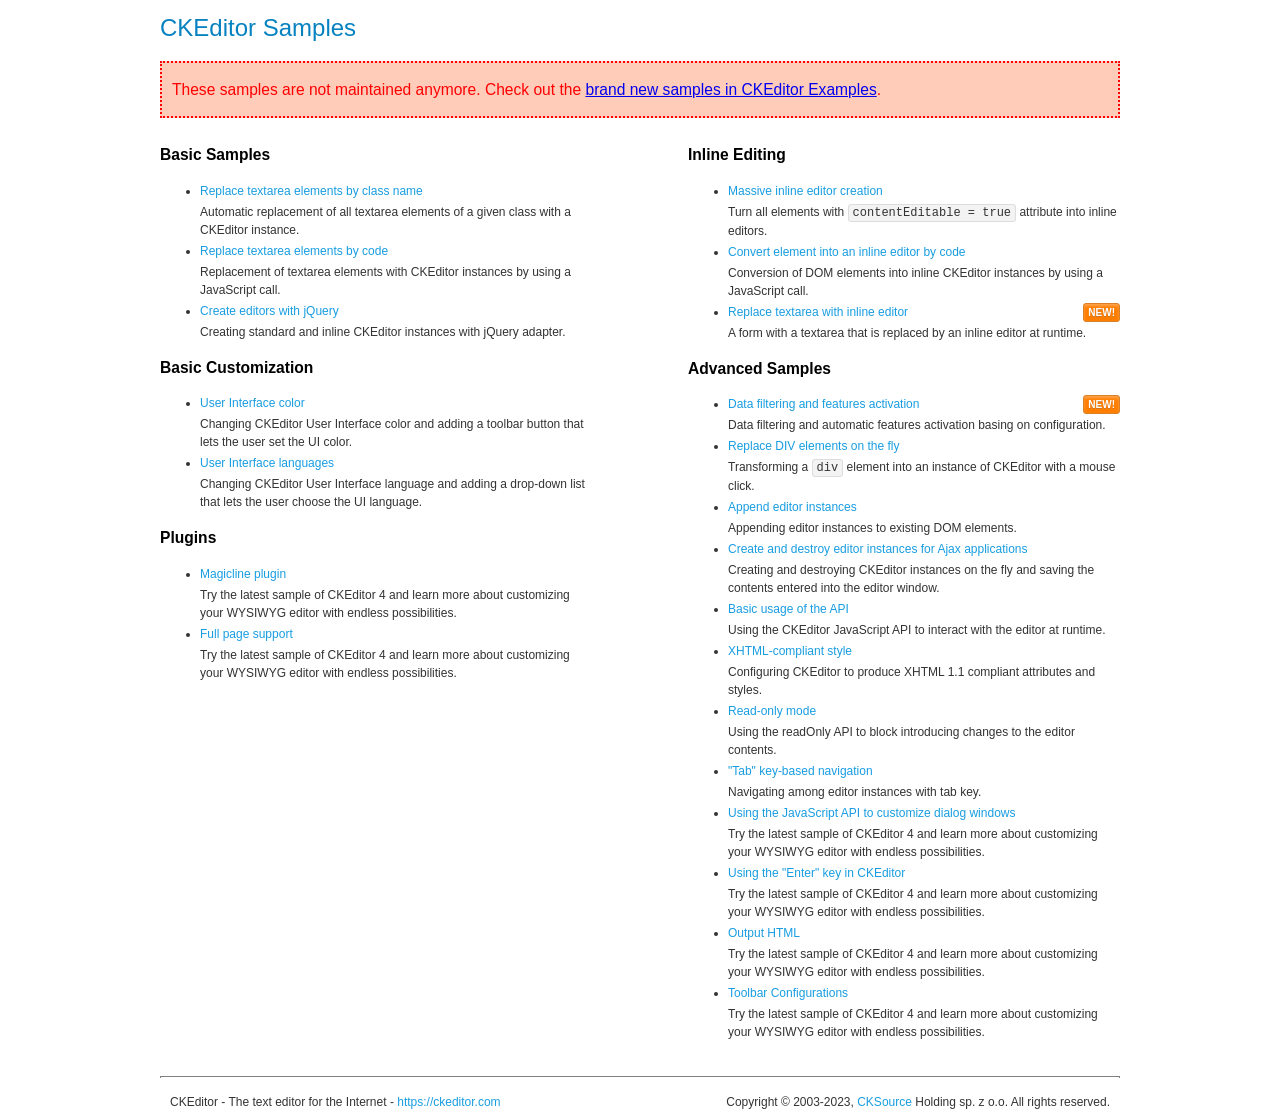
<file: Lab1/src/main/webapp/libraries/ckeditor/samples/old/index.html>
<!DOCTYPE html>
<!--
Copyright (c) 2003-2023, CKSource Holding sp. z o.o. All rights reserved.
For licensing, see LICENSE.md or https://ckeditor.com/legal/ckeditor-oss-license
-->
<html lang="en">
<head>
	<meta charset="utf-8">
	<title>CKEditor Samples</title>
	<link rel="stylesheet" href="sample.css">
	<meta name="description" content="Try the latest sample of CKEditor 4 and learn more about customizing your WYSIWYG editor with endless possibilities.">
</head>
<body>
	<h1 class="samples">
		CKEditor Samples
	</h1>
	<div class="warning deprecated">
		These samples are not maintained anymore. Check out the <a href="https://ckeditor.com/docs/ckeditor4/latest/examples/index.html">brand new samples in CKEditor Examples</a>.
	</div>
	<div class="twoColumns">
		<div class="twoColumnsLeft">
			<h2 class="samples">
				Basic Samples
			</h2>
			<dl class="samples">
				<dt><a class="samples" href="replacebyclass.html">Replace textarea elements by class name</a></dt>
				<dd>Automatic replacement of all textarea elements of a given class with a CKEditor instance.</dd>

				<dt><a class="samples" href="replacebycode.html">Replace textarea elements by code</a></dt>
				<dd>Replacement of textarea elements with CKEditor instances by using a JavaScript call.</dd>

				<dt><a class="samples" href="jquery.html">Create editors with jQuery</a></dt>
				<dd>Creating standard and inline CKEditor instances with jQuery adapter.</dd>
			</dl>

			<h2 class="samples">
				Basic Customization
			</h2>
			<dl class="samples">
				<dt><a class="samples" href="uicolor.html">User Interface color</a></dt>
				<dd>Changing CKEditor User Interface color and adding a toolbar button that lets the user set the UI color.</dd>

				<dt><a class="samples" href="uilanguages.html">User Interface languages</a></dt>
				<dd>Changing CKEditor User Interface language and adding a drop-down list that lets the user choose the UI language.</dd>
			</dl>


			<h2 class="samples">Plugins</h2>
<dl class="samples">
<dt><a class="samples" href="magicline/magicline.html">Magicline plugin</a></dt>
<dd>Try the latest sample of CKEditor 4 and learn more about customizing your WYSIWYG editor with endless possibilities.</dd>

<dt><a class="samples" href="wysiwygarea/fullpage.html">Full page support</a></dt>
<dd>Try the latest sample of CKEditor 4 and learn more about customizing your WYSIWYG editor with endless possibilities.</dd>
</dl>
		</div>
		<div class="twoColumnsRight">
			<h2 class="samples">
				Inline Editing
			</h2>
			<dl class="samples">
				<dt><a class="samples" href="inlineall.html">Massive inline editor creation</a></dt>
				<dd>Turn all elements with <code>contentEditable = true</code> attribute into inline editors.</dd>

				<dt><a class="samples" href="inlinebycode.html">Convert element into an inline editor by code</a></dt>
				<dd>Conversion of DOM elements into inline CKEditor instances by using a JavaScript call.</dd>

				<dt><a class="samples" href="inlinetextarea.html">Replace textarea with inline editor</a> <span class="new">New!</span></dt>
				<dd>A form with a textarea that is replaced by an inline editor at runtime.</dd>

				
			</dl>

			<h2 class="samples">
				Advanced Samples
			</h2>
			<dl class="samples">
				<dt><a class="samples" href="datafiltering.html">Data filtering and features activation</a> <span class="new">New!</span></dt>
				<dd>Data filtering and automatic features activation basing on configuration.</dd>

				<dt><a class="samples" href="divreplace.html">Replace DIV elements on the fly</a></dt>
				<dd>Transforming a <code>div</code> element into an instance of CKEditor with a mouse click.</dd>

				<dt><a class="samples" href="appendto.html">Append editor instances</a></dt>
				<dd>Appending editor instances to existing DOM elements.</dd>

				<dt><a class="samples" href="ajax.html">Create and destroy editor instances for Ajax applications</a></dt>
				<dd>Creating and destroying CKEditor instances on the fly and saving the contents entered into the editor window.</dd>

				<dt><a class="samples" href="api.html">Basic usage of the API</a></dt>
				<dd>Using the CKEditor JavaScript API to interact with the editor at runtime.</dd>

				<dt><a class="samples" href="xhtmlstyle.html">XHTML-compliant style</a></dt>
				<dd>Configuring CKEditor to produce XHTML 1.1 compliant attributes and styles.</dd>

				<dt><a class="samples" href="readonly.html">Read-only mode</a></dt>
				<dd>Using the readOnly API to block introducing changes to the editor contents.</dd>

				<dt><a class="samples" href="tabindex.html">"Tab" key-based navigation</a></dt>
				<dd>Navigating among editor instances with tab key.</dd>


				
<dt><a class="samples" href="dialog/dialog.html">Using the JavaScript API to customize dialog windows</a></dt>
<dd>Try the latest sample of CKEditor 4 and learn more about customizing your WYSIWYG editor with endless possibilities.</dd>

<dt><a class="samples" href="enterkey/enterkey.html">Using the &quot;Enter&quot; key in CKEditor</a></dt>
<dd>Try the latest sample of CKEditor 4 and learn more about customizing your WYSIWYG editor with endless possibilities.</dd>

<dt><a class="samples" href="htmlwriter/outputhtml.html">Output HTML</a></dt>
<dd>Try the latest sample of CKEditor 4 and learn more about customizing your WYSIWYG editor with endless possibilities.</dd>

<dt><a class="samples" href="toolbar/toolbar.html">Toolbar Configurations</a></dt>
<dd>Try the latest sample of CKEditor 4 and learn more about customizing your WYSIWYG editor with endless possibilities.</dd>

			</dl>
		</div>
	</div>
	<div id="footer">
		<hr>
		<p>
			CKEditor - The text editor for the Internet - <a class="samples" href="https://ckeditor.com/">https://ckeditor.com</a>
		</p>
		<p id="copy">
			Copyright &copy; 2003-2023, <a class="samples" href="https://cksource.com/">CKSource</a> Holding sp. z o.o. All rights reserved.
		</p>
	</div>
</body>
</html>
</file>
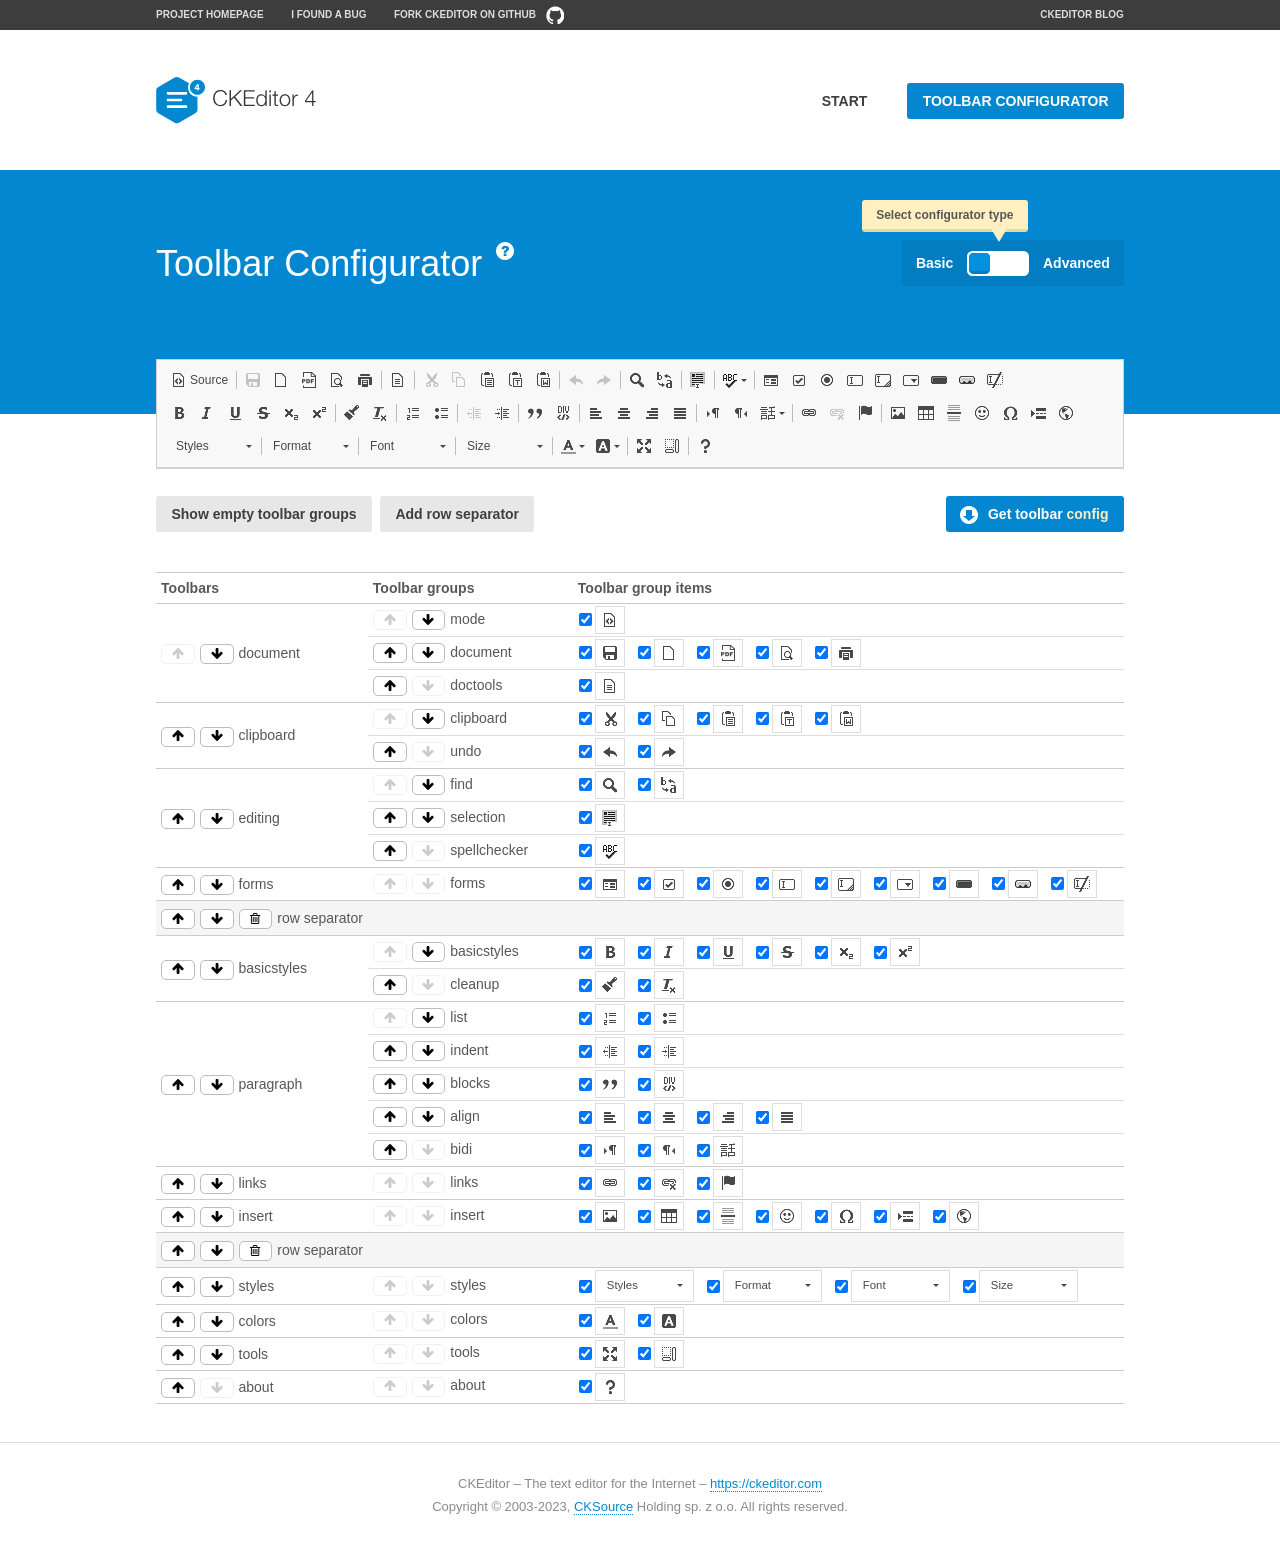
<file: Lab1/src/main/webapp/libraries/ckeditor/samples/toolbarconfigurator/index.html>
<!DOCTYPE html>
<!--
Copyright (c) 2003-2023, CKSource Holding sp. z o.o. All rights reserved.
For licensing, see LICENSE.md or https://ckeditor.com/legal/ckeditor-oss-license
-->
<!--[if IE 8]><html class="ie8"><![endif]-->
<!--[if gt IE 8]><html><![endif]-->
<!--[if !IE]><!--><html lang="en"><!--<![endif]-->
<head>
	<meta charset="utf-8">
	<title>Toolbar Configurator</title>
	<script src="../../ckeditor.js"></script>
	<script>
		if ( CKEDITOR.env.ie && CKEDITOR.env.version < 9 )
			CKEDITOR.tools.enableHtml5Elements( document );
	</script>
	<link rel="stylesheet" href="lib/codemirror/codemirror.css">
	<link rel="stylesheet" href="lib/codemirror/show-hint.css">
	<link rel="stylesheet" href="lib/codemirror/neo.css">
	<link rel="stylesheet" href="css/fontello.css">
	<link rel="stylesheet" href="../css/samples.css">
	<meta name="description" content="Try the latest sample of CKEditor 4 and learn more about customizing your WYSIWYG editor with endless possibilities.">
</head>
<body id="toolbar">

<nav class="navigation-a">
	<div class="grid-container">
		<ul class="navigation-a-left grid-width-70">
			<li><a href="https://ckeditor.com/ckeditor-4/">Project Homepage</a></li>
			<li><a href="https://github.com/ckeditor/ckeditor4/issues">I found a bug</a></li>
			<li><a href="https://github.com/ckeditor/ckeditor4" class="icon-pos-right icon-navigation-a-github">Fork CKEditor on GitHub</a></li>
		</ul>
		<ul class="navigation-a-right grid-width-30">
			<li><a href="https://ckeditor.com/blog/">CKEditor Blog</a></li>
		</ul>
	</div>
</nav>

<header class="header-a">
	<div class="grid-container">
		<h1 class="header-a-logo grid-width-30">
			<a href="../index.html"><img src="../img/logo.svg" onerror="this.src='../img/logo.png'; this.onerror=null;" alt="CKEditor Logo"></a>
		</h1>
		<nav class="navigation-b grid-width-70">
			<ul>
				<li><a href="../index.html"  class="button-a">Start</a></li>
				<li><a href="index.html"  class="button-a button-a-background">Toolbar configurator</a></li>
			</ul>
		</nav>
	</div>
</header>

<main>
	<div class="adjoined-top">
		<div class="grid-container">
			<div class="content grid-width-100">
				<div class="grid-container-nested">
					<h1 class="grid-width-60">
						Toolbar Configurator
						<a href="#help-content" type="button" title="Configurator help" id="help" class="button-a button-a-background button-a-no-text icon-pos-left icon-question-mark">Help</a>
					</h1>

					<div class="grid-width-40 grid-switch-magic">
						<div class="switch">
							<span class="balloon-a balloon-a-se">Select configurator type</span>
							<input type="radio" name="radio" data-num="1" id="radio-basic" />
							<input type="radio" name="radio" data-num="2" id="radio-advanced" />
							<label data-for="1" for="radio-basic">Basic</label>
							<span class="switch-inner">
								<span class="handler"></span>
							</span>
							<label data-for="2" for="radio-advanced">Advanced</label>
						</div>
					</div>
				</div>
			</div>
		</div>
	</div>
	<div class="adjoined-bottom">
		<div class="grid-container">
			<div class="grid-width-100">
				<div class="editors-container">
					<div id="editor-basic"></div>
					<div id="editor-advanced"></div>
				</div>
			</div>
		</div>
	</div>

	<div class="grid-container configurator">
		<div class="content grid-width-100">
			<div class="configurator">
				<div>
					<div id="toolbarModifierWrapper"></div>
				</div>
			</div>
		</div>
	</div>

	<div id="help-content">
		<div class="grid-container">
			<div class="grid-width-100">
				<h2>What Am I Doing Here?</h2>

				<div class="grid-container grid-container-nested">
					<div class="basic">
						<div class="grid-width-50">
							<p>Arrange <a href="https://ckeditor.com/docs/ckeditor4/latest/api/CKEDITOR_config.html#cfg-toolbarGroups">toolbar groups</a>, toggle <a href="https://ckeditor.com/docs/ckeditor4/latest/api/CKEDITOR_config.html#cfg-removeButtons">button visibility</a> according to your needs and get your toolbar configuration.</p>
							<p>You can replace the content of the <a href="../../config.js"><code>config.js</code></a> file with the generated configuration. If you already set some configuration options you will need to merge both configurations.</p>
						</div>
						<div class="grid-width-50">
							<p>Read more about different ways of <a href="https://ckeditor.com/docs/ckeditor4/latest/guide/dev_configuration.html">setting configuration</a> and do not forget about <strong>clearing browser cache</strong>.</p>
							<p>Arranging toolbar groups is the recommended way of configuring the toolbar, but if you need more freedom you can use the <a href="#advanced">advanced configurator</a>.</p>
						</div>
					</div>
					<div class="advanced" style="display: none;">
						<div class="grid-width-50">
							<p>With this code editor you can edit your <a href="https://ckeditor.com/docs/ckeditor4/latest/api/CKEDITOR_config.html#cfg-toolbar">toolbar configuration</a> live.</p>
							<p>You can replace the content of the <a href="../../config.js"><code>config.js</code></a> file with the generated configuration. If you already set some configuration options you will need to merge both configurations.</p>
						</div>
						<div class="grid-width-50">
							<p>Read more about different ways of <a href="https://ckeditor.com/docs/ckeditor4/latest/guide/dev_configuration.html">setting configuration</a> and do not forget about <strong>clearing browser cache</strong>.</p>
						</div>
					</div>
				</div>

				<p class="grid-container grid-container-nested">
					<button type="button" class="help-content-close grid-width-100 button-a button-a-background">Got it. Let's play!</button>
				</p>
			</div>
		</div>
	</div>
</main>

<footer class="footer-a grid-container">
	<p class="grid-width-100">
		CKEditor &ndash; The text editor for the Internet &ndash; <a class="samples" href="https://ckeditor.com/">https://ckeditor.com</a>
	</p>
	<p class="grid-width-100" id="copy">
		Copyright &copy; 2003-2023, <a class="samples" href="https://cksource.com/">CKSource</a> Holding sp. z o.o. All rights reserved.
	</p>
</footer>

<script src="lib/codemirror/codemirror.js"></script>
<script src="lib/codemirror/javascript.js"></script>
<script src="lib/codemirror/show-hint.js"></script>

<script src="js/fulltoolbareditor.js"></script>
<script src="js/abstracttoolbarmodifier.js"></script>
<script src="js/toolbarmodifier.js"></script>
<script src="js/toolbartextmodifier.js"></script>
<script src="../js/sf.js"></script>

<script>
	( function() {
		'use strict';

		var mode = ( window.location.hash.substr( 1 ) === 'advanced' ) ? 'advanced' : 'basic',
			configuratorSection = CKEDITOR.document.findOne( 'main > .grid-container.configurator' ),
			basicInstruction = CKEDITOR.document.findOne( '#help-content .basic' ),
			advancedInstruction = CKEDITOR.document.findOne( '#help-content .advanced' ),

			// Configurator mode switcher.
			modeSwitchBasic = CKEDITOR.document.getById( 'radio-basic' ),
			modeSwitchAdvanced = CKEDITOR.document.getById( 'radio-advanced' );

		// Initial setup
		function updateSwitcher() {
			if ( mode === 'advanced' ) {
				modeSwitchAdvanced.$.checked = true;
			} else {
				modeSwitchBasic.$.checked = true;
			}
		}

		updateSwitcher();

		CKEDITOR.document.getWindow().on( 'hashchange', function( e ) {
			var hash = window.location.hash.substr( 1 );
			if ( !( hash === 'advanced' || hash === 'basic' ) ) {
				return;
			}
			mode = hash;
			onToolbarsDone( mode );
		} );

		CKEDITOR.document.getWindow().on( 'resize', function() {
			updateToolbar( ( mode === 'basic' ? toolbarModifier : toolbarTextModifier )[ 'editorInstance' ] );
		} );

		function onRefresh( modifier ) {
			modifier = modifier || this;

			if ( mode === 'basic' && modifier instanceof ToolbarConfigurator.ToolbarTextModifier ) {
				return;
			}

			// CodeMirror container becomes visible, so we need to refresh and to avoid rendering problems.
			if ( mode === 'advanced' && modifier instanceof ToolbarConfigurator.ToolbarTextModifier ) {
				modifier.codeContainer.refresh();
			}

			updateToolbar( modifier.editorInstance );
		}

		function updateToolbar( editor ) {
			var editorContainer = editor.container;

			// Not always editor is loaded.
			if ( !editorContainer ) {
				return;
			}

			var displayStyle = editorContainer.getStyle( 'display' );

			editorContainer.setStyle( 'display', 'block' );

			var newHeight = editorContainer.getSize( 'height' );

			var newMarginTop = parseInt( editorContainer.getComputedStyle( 'margin-top' ), 10 );
			newMarginTop = ( isNaN( newMarginTop ) ? 0 : Number( newMarginTop ) );

			var newMarginBottom = parseInt( editorContainer.getComputedStyle( 'margin-bottom' ), 10 );
			newMarginBottom = ( isNaN( newMarginBottom ) ? 0 : Number( newMarginBottom ) );

			var result = newHeight + newMarginTop + newMarginBottom;

			editorContainer.setStyle( 'display', displayStyle );

			editor.container.getAscendant( 'div' ).setStyle( 'height', result + 'px' );
		}

		var toolbarModifier = new ToolbarConfigurator.ToolbarModifier( 'editor-basic' );

		var done = 0;
		toolbarModifier.init( onToolbarInit );
		toolbarModifier.onRefresh = onRefresh;

		CKEDITOR.document.getById( 'toolbarModifierWrapper' ).append( toolbarModifier.mainContainer );

		var toolbarTextModifier = new ToolbarConfigurator.ToolbarTextModifier( 'editor-advanced' );
		toolbarTextModifier.init( onToolbarInit );
		toolbarTextModifier.onRefresh = onRefresh;

		function onToolbarInit() {
			if ( ++done === 2 ) {
				onToolbarsDone();

				positionSticky.watch( CKEDITOR.document.findOne( '.toolbar' ), function() {
					return mode === 'advanced';
				} );
			}
		}

		function onToolbarsDone() {
			if ( mode === 'basic' ) {
				toggleModeBasic( false );
			} else {
				toggleModeAdvanced( false );
			}

			updateSwitcher();

			setTimeout( function() {
				CKEDITOR.document.findOne( '.editors-container' ).addClass( 'active' );
				CKEDITOR.document.findOne( '#toolbarModifierWrapper' ).addClass( 'active' );
			}, 200 );
		}

		CKEDITOR.document.getById( 'toolbarModifierWrapper' ).append( toolbarTextModifier.mainContainer );

		function toogleModeSwitch( onElement, offElement, onModifier, offModifier ) {
			onElement.addClass( 'fancy-button-active' );
			offElement.removeClass( 'fancy-button-active' );

			onModifier.showUI();
			offModifier.hideUI();
		}

		function toggleModeBasic( callOnRefresh ) {
			callOnRefresh = ( callOnRefresh !== false );
			mode = 'basic';
			window.location.hash = '#basic';
			toogleModeSwitch( modeSwitchBasic, modeSwitchAdvanced, toolbarModifier, toolbarTextModifier );

			configuratorSection.removeClass( 'freed-width' );
			basicInstruction.show();
			advancedInstruction.hide();

			callOnRefresh && onRefresh( toolbarModifier );
		}

		function toggleModeAdvanced( callOnRefresh ) {
			callOnRefresh = ( callOnRefresh !== false );
			mode = 'advanced';
			window.location.hash = '#advanced';
			toogleModeSwitch( modeSwitchAdvanced, modeSwitchBasic, toolbarTextModifier, toolbarModifier );

			configuratorSection.addClass( 'freed-width' );
			advancedInstruction.show();
			basicInstruction.hide();

			callOnRefresh && onRefresh( toolbarTextModifier );
		}

		modeSwitchBasic.on( 'click', toggleModeBasic );
		modeSwitchAdvanced.on( 'click', toggleModeAdvanced );

		//
		// Position:sticky for the toolbar.
		//

		// Will make elements behave like they were styled with position:sticky.
		var positionSticky = {
			// Store object: {
			// 		element: CKEDITOR.dom.element, // Element which will float.
			// 		placeholder: CKEDITOR.dom.element, // Placeholder which is place to prevent page bounce.
			// 		isFixed: boolean // Whether element float now.
			// }
			watched: [],

			active: [],

			staticContainer: null,

			init: function() {
				var element = CKEDITOR.dom.element.createFromHtml(
					'<div class="staticContainer">' +
						'<div class="grid-container" >' +
							'<div class="grid-width-100">' +
								'<div class="inner"></div>' +
							'</div>' +
						'</div>' +
					'</div>' );

				this.staticContainer = element.findOne( '.inner' );

				CKEDITOR.document.getBody().append( element );
			},

			watch: function( element, preventFunc ) {
				this.watched.push( {
					element: element,
					placeholder: new CKEDITOR.dom.element( 'div' ),
					isFixed: false,
					preventFunc: preventFunc
				} );
			},

			checkAll: function() {
				for ( var i = 0; i < this.watched.length; i++ ) {
					this.check( this.watched[ i ] );
				}
			},

			check: function( element ) {
				var isFixed = element.isFixed;
				var shouldBeFixed = this.shouldBeFixed( element );

				// Nothing to be done.
				if ( isFixed === shouldBeFixed ) {
					return;
				}

				var placeholder = element.placeholder;

				if ( isFixed ) {
					// Unfixing.

					element.element.insertBefore( placeholder );
					placeholder.remove();

					element.element.removeStyle( 'margin' );

					this.active.splice( CKEDITOR.tools.indexOf( this.active, element ), 1 );

				} else {
					// Fixing.
					placeholder.setStyle( 'width', element.element.getSize( 'width' ) + 'px' );
					placeholder.setStyle( 'height', element.element.getSize( 'height' ) + 'px' );
					placeholder.setStyle( 'margin-bottom', element.element.getComputedStyle( 'margin-bottom' ) );
					placeholder.setStyle( 'display', element.element.getComputedStyle( 'display' ) );
					placeholder.insertAfter( element.element );

					this.staticContainer.append( element.element );

					this.active.push( element );
				}

				element.isFixed = !element.isFixed;
			},

			shouldBeFixed: function( element ) {
				if ( element.preventFunc && element.preventFunc() ) {
					return false;
				}

				// If element is already fixed we are checking it's placeholder.
				var related = ( element.isFixed ? element.placeholder : element.element ),
					clientRect = related.$.getBoundingClientRect(),
					staticHeight = this.staticContainer.getSize('height' ),
					elemHeight = element.element.getSize( 'height' );

				if ( element.isFixed ) {
					return ( clientRect.top + elemHeight < staticHeight );
				} else {
					return ( clientRect.top < staticHeight );
				}
			}
		};

		positionSticky.init();

		CKEDITOR.document.getWindow().on( 'scroll',
			CKEDITOR.tools.eventsBuffer( 100, positionSticky.checkAll, positionSticky ).input
		);

		// Make the toolbar sticky.
		positionSticky.watch( CKEDITOR.document.findOne( '.editors-container' ) );

		// Help button and help-content.
		( function() {
			var helpButton = CKEDITOR.document.getById( 'help' ),
				helpContent = CKEDITOR.document.getById( 'help-content' );

			// Don't show help button on IE8 because it's unsupported by Pico Modal.
			if ( CKEDITOR.env.ie && CKEDITOR.env.version == 8 ) {
				helpButton.hide();
			} else {
				// Display help modal when the button is clicked.
				helpButton.on( 'click', function( evt ) {
					SF.modal( {
						// Clone modal content from DOM.
						content: helpContent.getHtml(),

						afterCreate: function( modal ) {
							// Enable modal content button to close the modal.
							new CKEDITOR.dom.element( modal.modalElem() ).findOne( '.help-content-close' ).once( 'click', modal.close );
						}
					} ).show();
				} );
			}
		} )();
	} )();
</script>
</body>
</html>
</file>
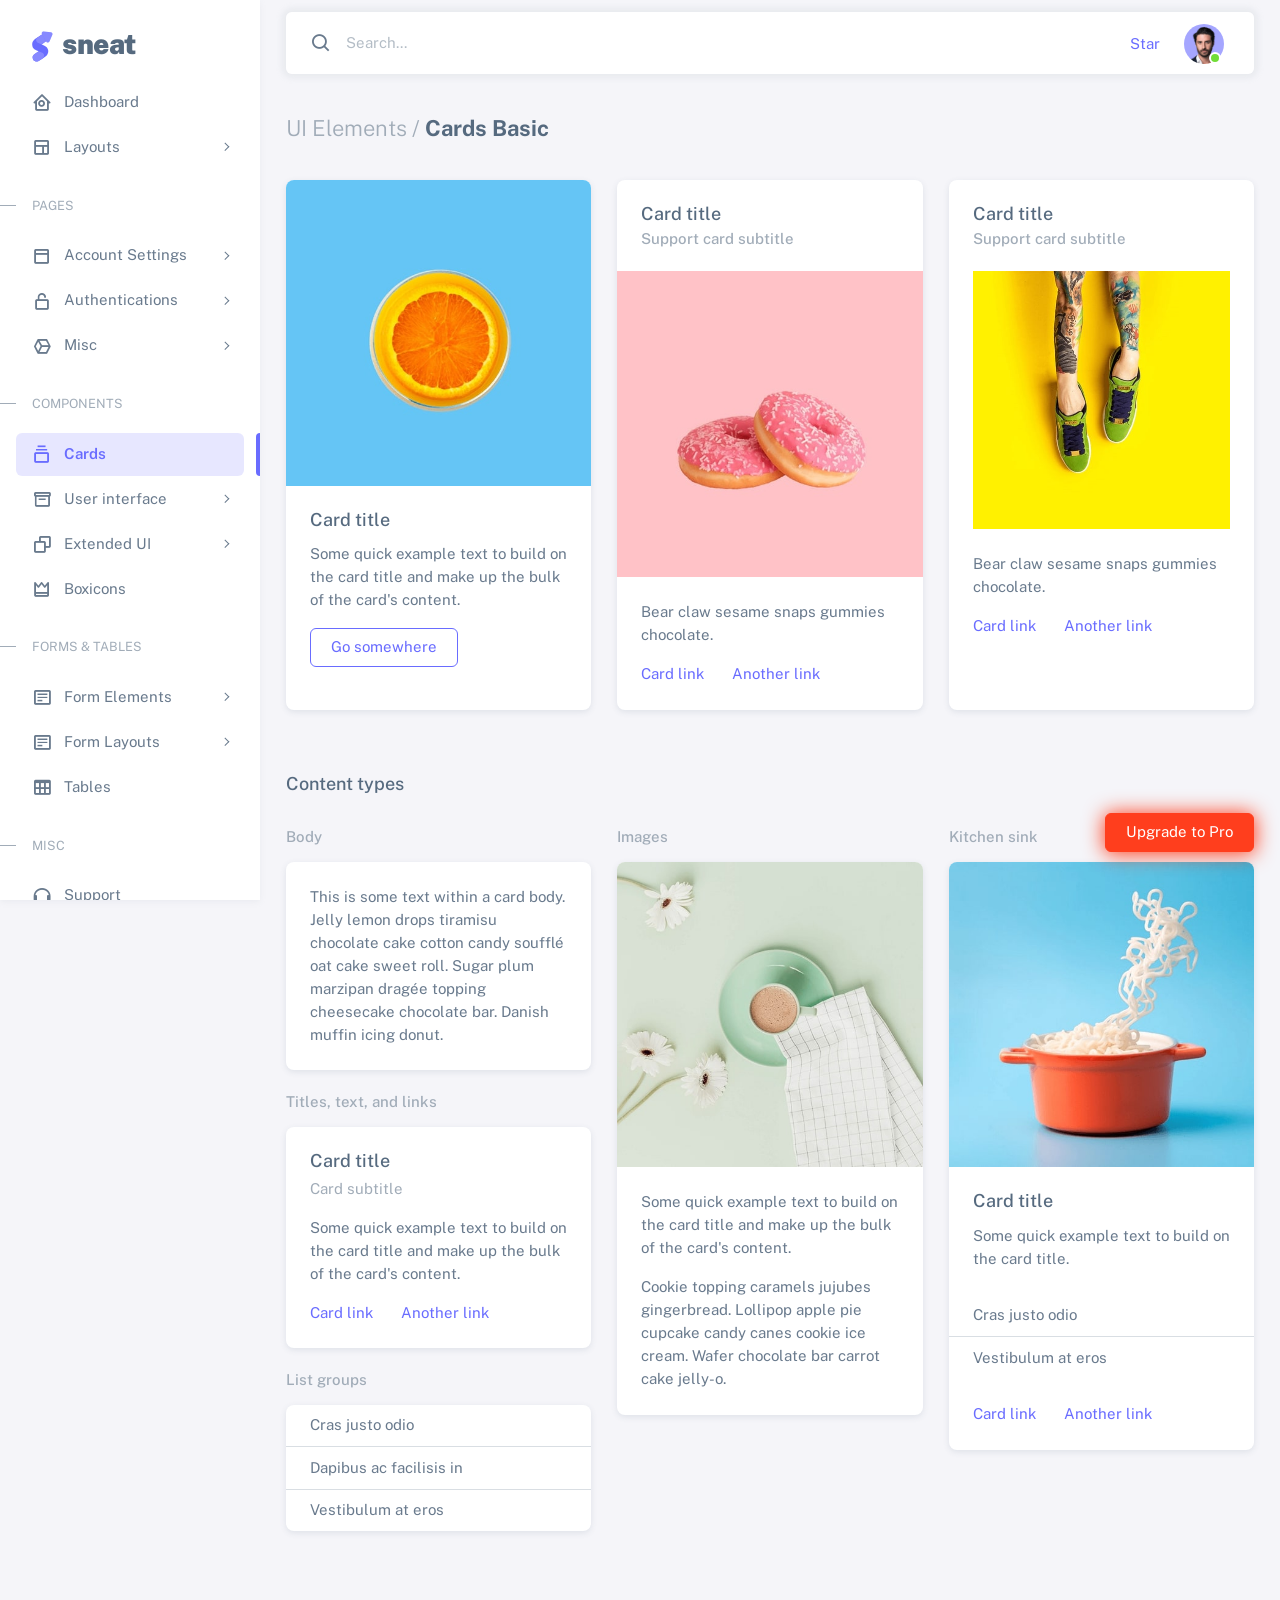
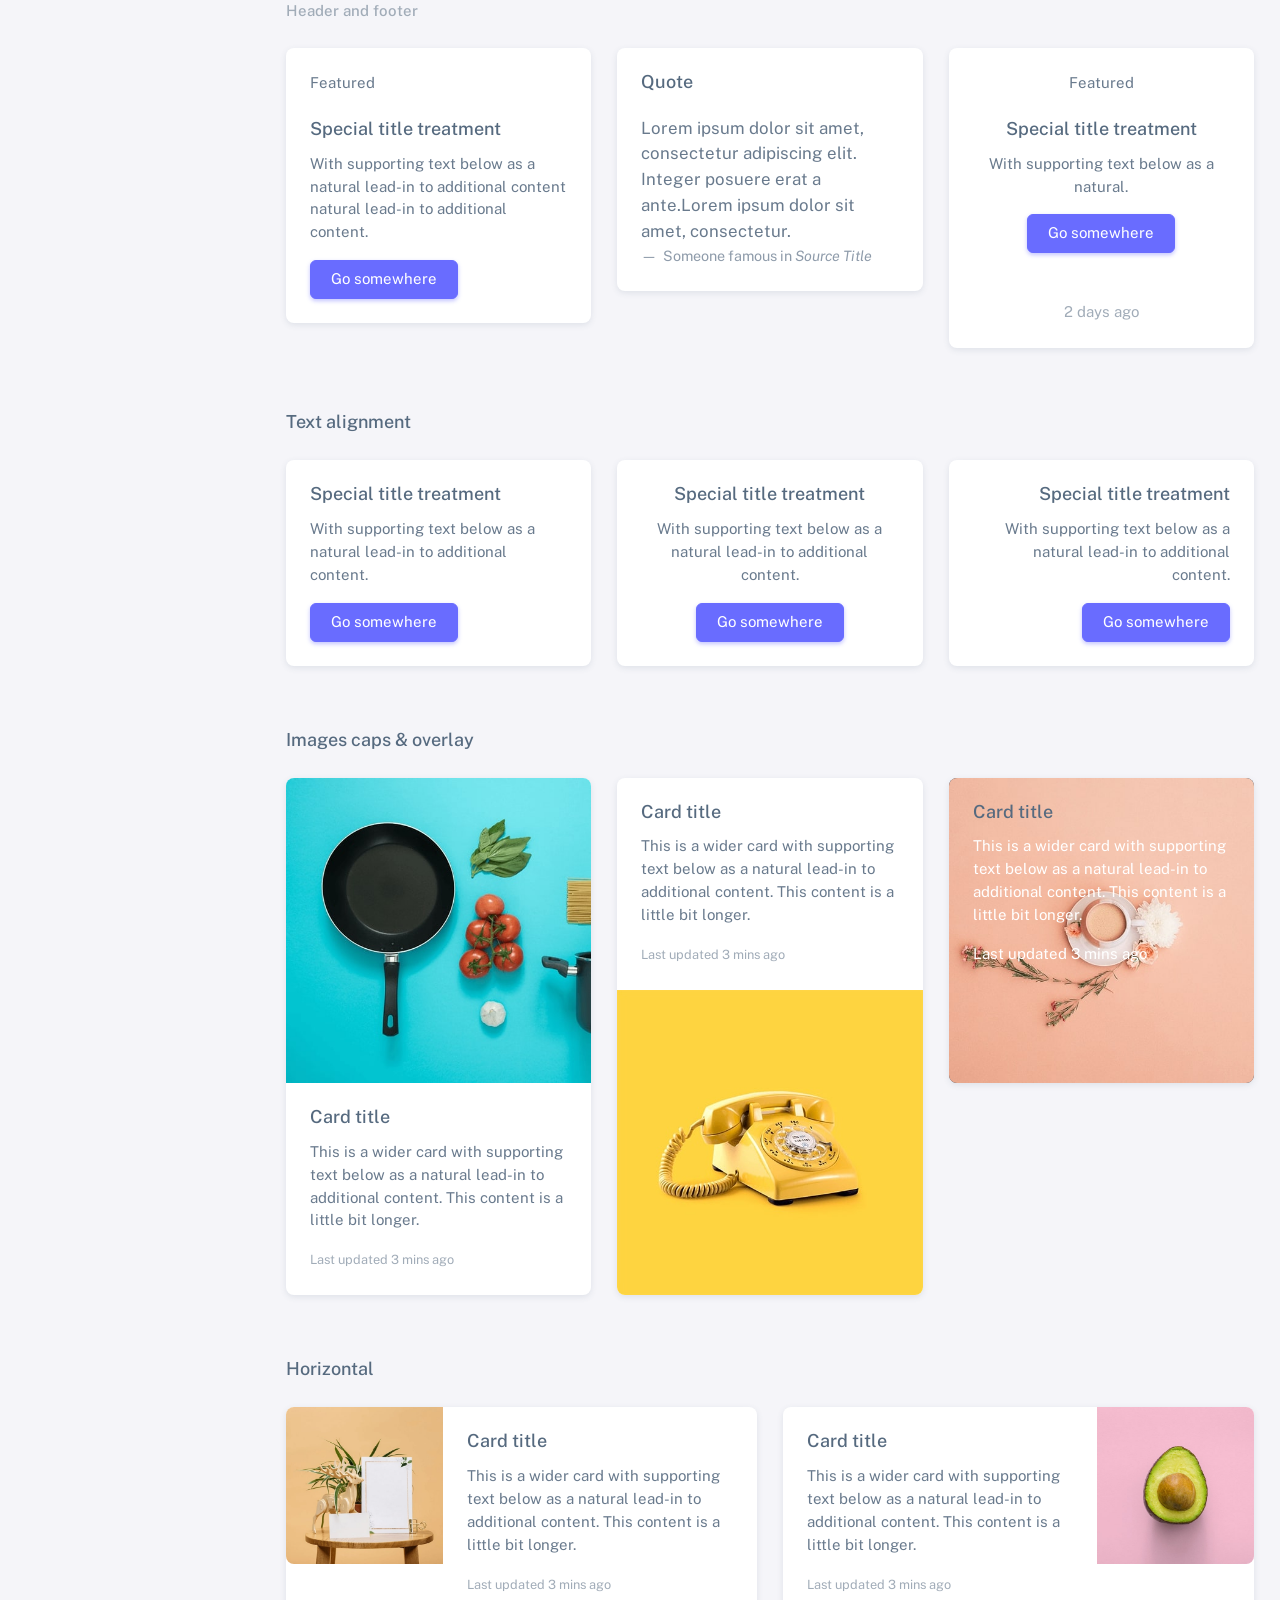
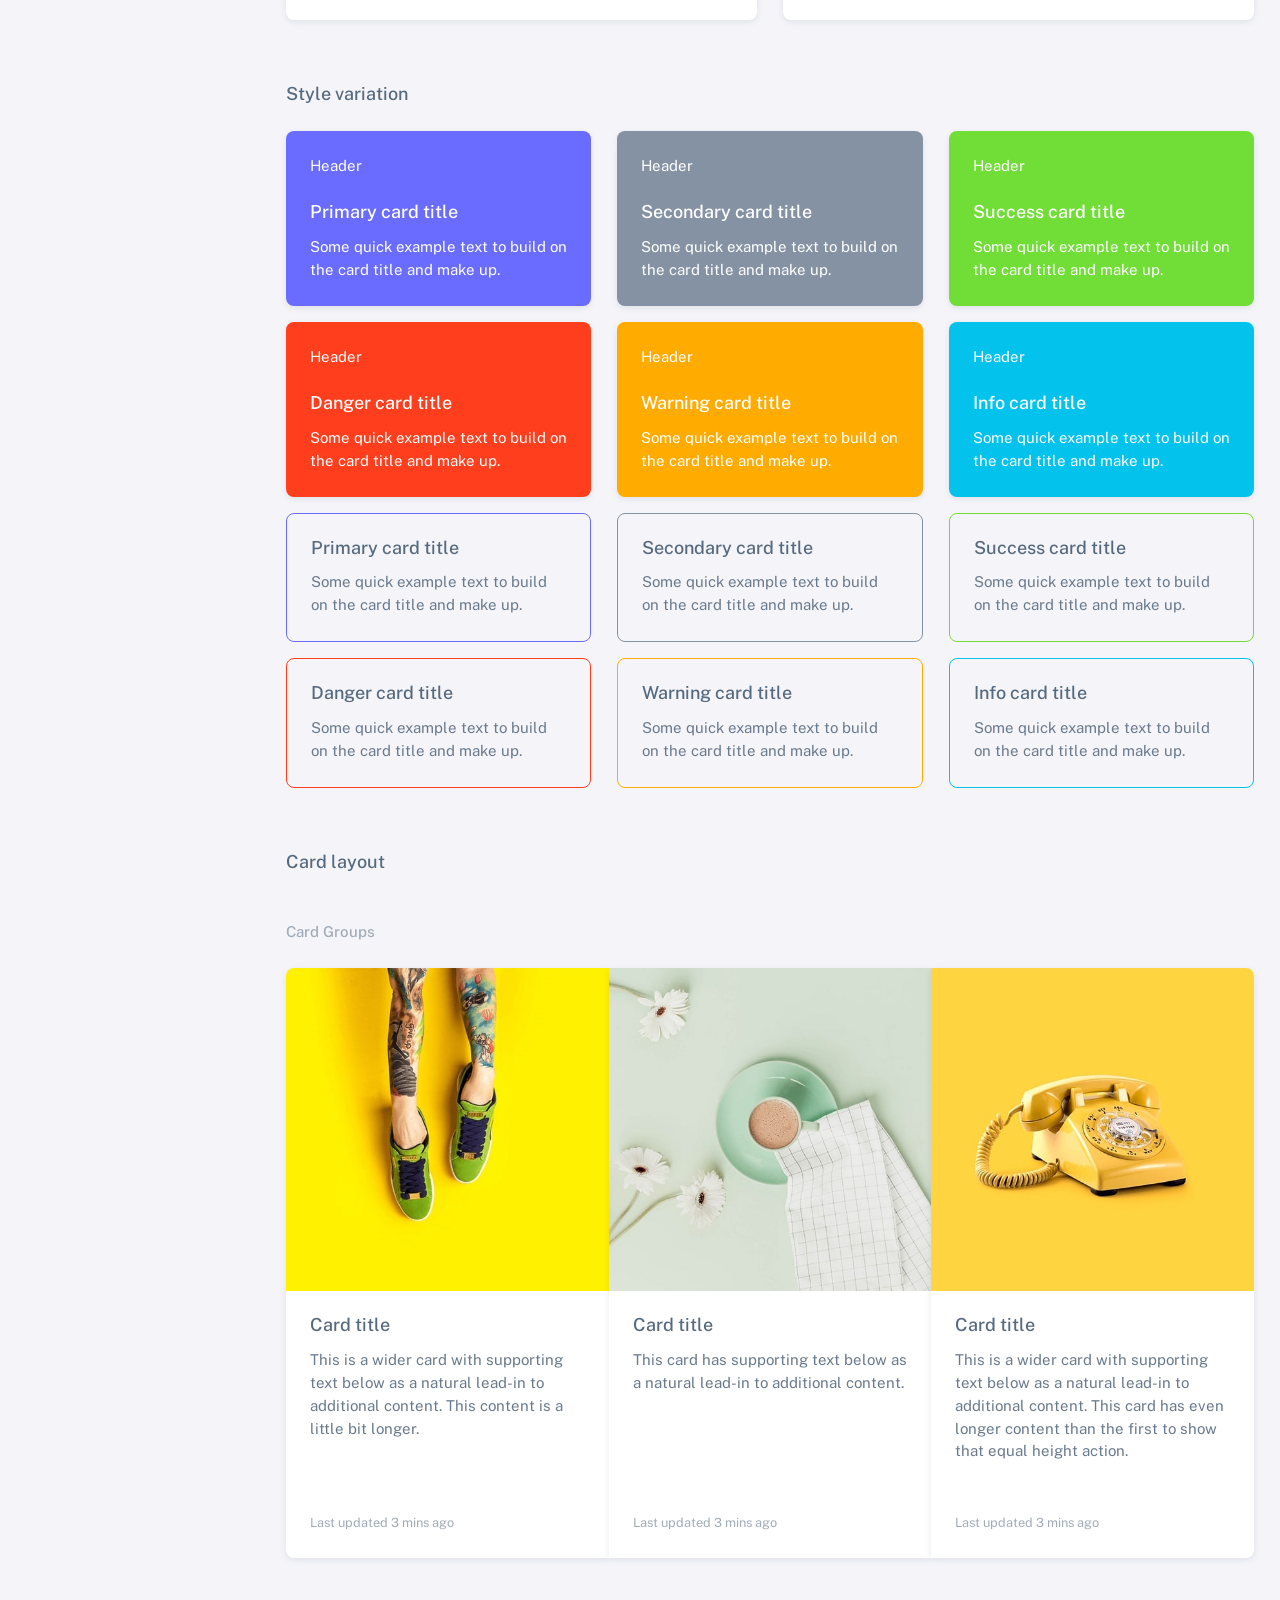
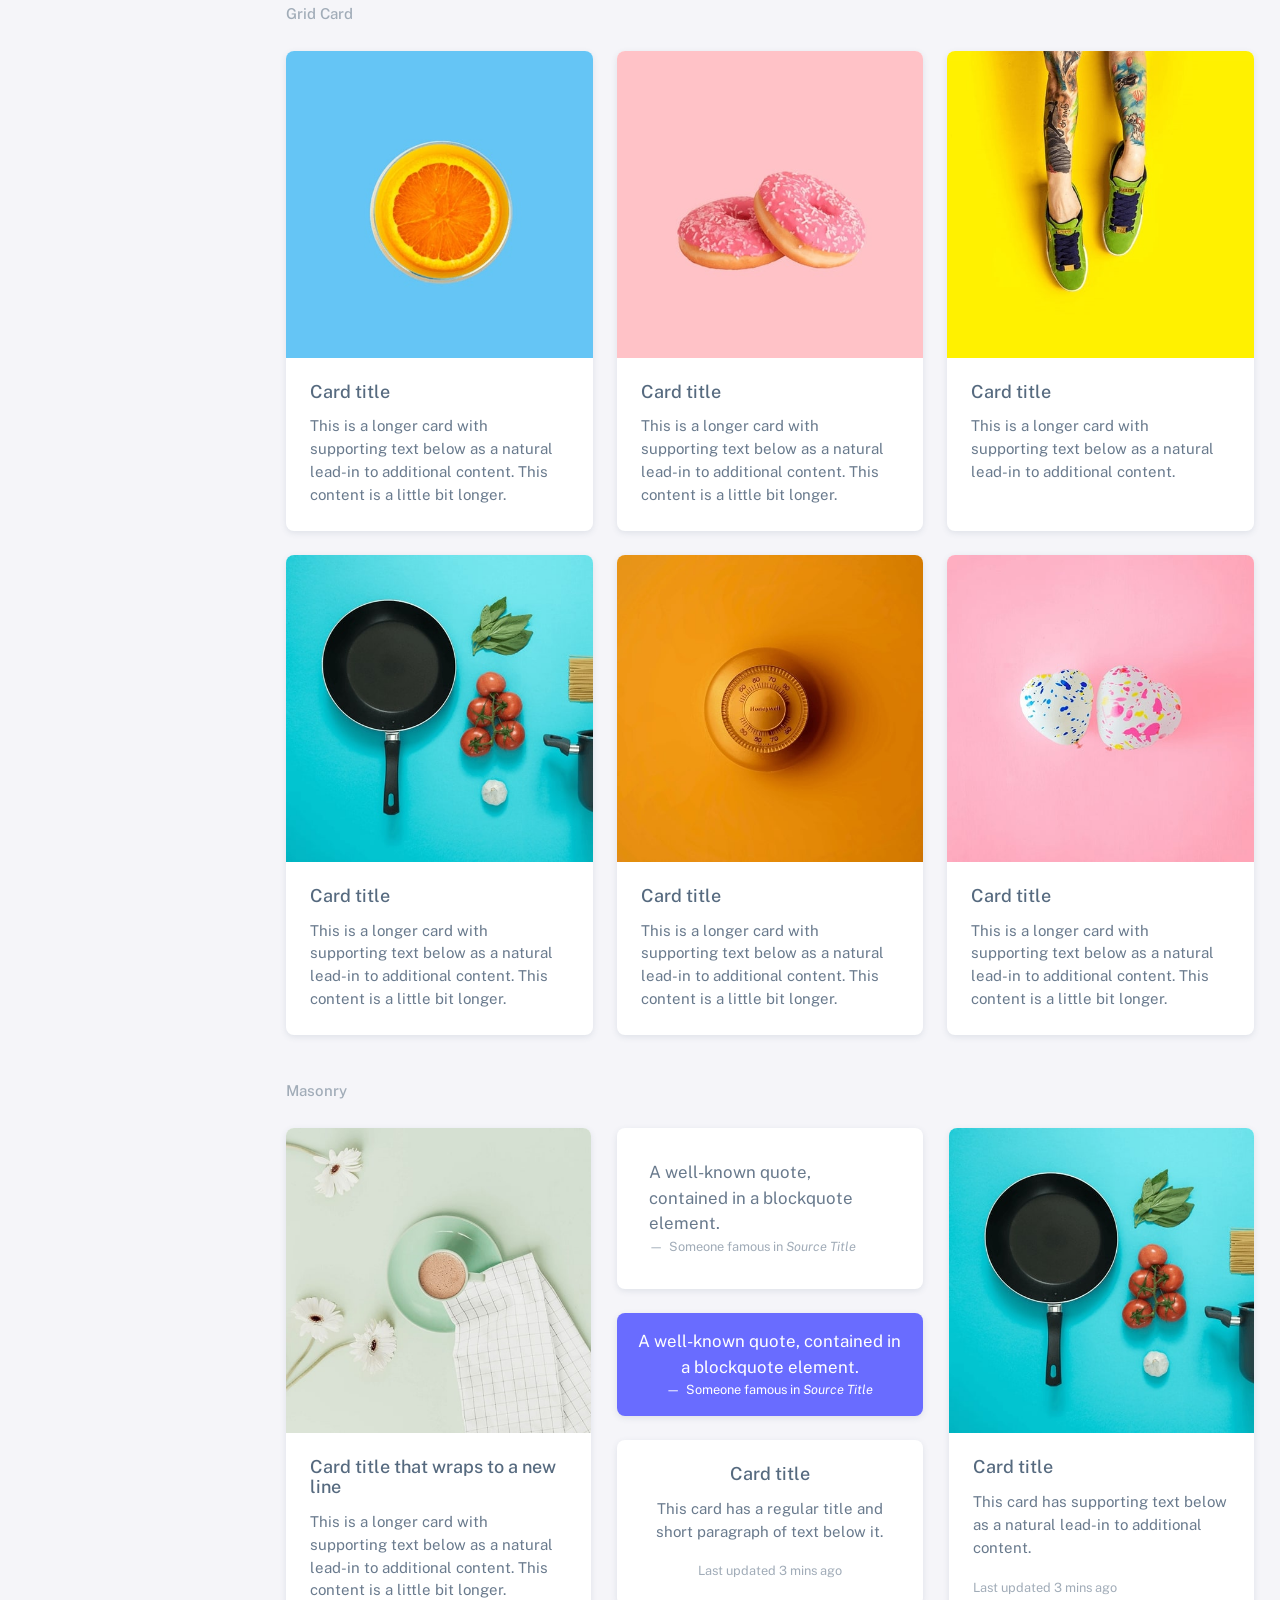
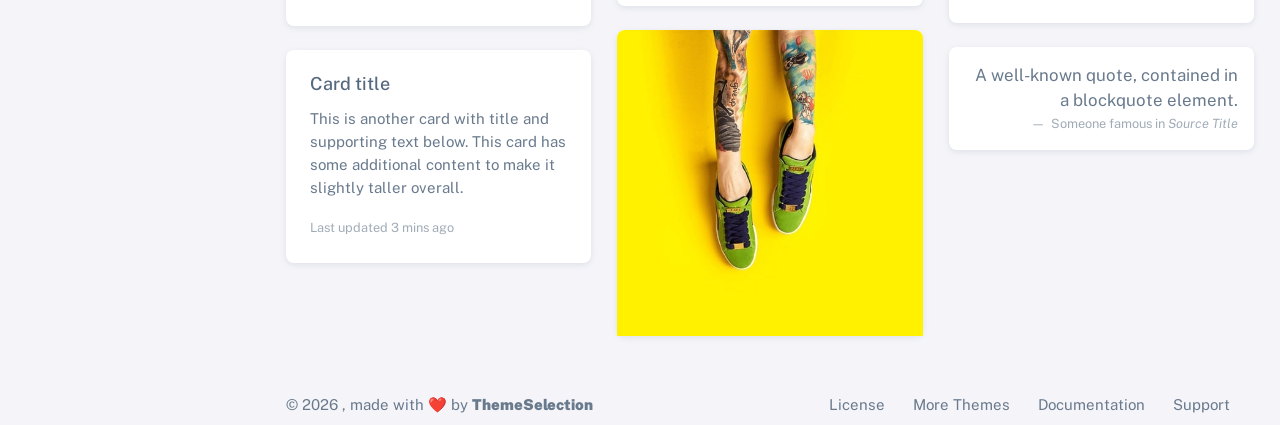
<file: Lab1/src/main/webapp/admin/html/cards-basic.html>
<!DOCTYPE html>

<html
  lang="en"
  class="light-style layout-menu-fixed"
  dir="ltr"
  data-theme="theme-default"
  data-assets-path="../assets/"
  data-template="vertical-menu-template-free"
>
  <head>
    <meta charset="utf-8" />
    <meta
      name="viewport"
      content="width=device-width, initial-scale=1.0, user-scalable=no, minimum-scale=1.0, maximum-scale=1.0"
    />

    <title>Cards basic - UI elements | Sneat - Bootstrap 5 HTML Admin Template - Pro</title>

    <meta name="description" content="" />

    <!-- Favicon -->
    <link rel="icon" type="image/x-icon" href="../assets/img/favicon/favicon.ico" />

    <!-- Fonts -->
    <link rel="preconnect" href="https://fonts.googleapis.com" />
    <link rel="preconnect" href="https://fonts.gstatic.com" crossorigin />
    <link
      href="https://fonts.googleapis.com/css2?family=Public+Sans:ital,wght@0,300;0,400;0,500;0,600;0,700;1,300;1,400;1,500;1,600;1,700&display=swap"
      rel="stylesheet"
    />

    <!-- Icons. Uncomment required icon fonts -->
    <link rel="stylesheet" href="../assets/vendor/fonts/boxicons.css" />

    <!-- Core CSS -->
    <link rel="stylesheet" href="../assets/vendor/css/core.css" class="template-customizer-core-css" />
    <link rel="stylesheet" href="../assets/vendor/css/theme-default.css" class="template-customizer-theme-css" />
    <link rel="stylesheet" href="../assets/css/demo.css" />

    <!-- Vendors CSS -->
    <link rel="stylesheet" href="../assets/vendor/libs/perfect-scrollbar/perfect-scrollbar.css" />

    <!-- Page CSS -->

    <!-- Helpers -->
    <script src="../assets/vendor/js/helpers.js"></script>

    <!--! Template customizer & Theme config files MUST be included after core stylesheets and helpers.js in the <head> section -->
    <!--? Config:  Mandatory theme config file contain global vars & default theme options, Set your preferred theme option in this file.  -->
    <script src="../assets/js/config.js"></script>
  </head>

  <body>
    <!-- Layout wrapper -->
    <div class="layout-wrapper layout-content-navbar">
      <div class="layout-container">
        <!-- Menu -->

        <aside id="layout-menu" class="layout-menu menu-vertical menu bg-menu-theme">
          <div class="app-brand demo">
            <a href="index.html" class="app-brand-link">
              <span class="app-brand-logo demo">
                <svg
                  width="25"
                  viewBox="0 0 25 42"
                  version="1.1"
                  xmlns="http://www.w3.org/2000/svg"
                  xmlns:xlink="http://www.w3.org/1999/xlink"
                >
                  <defs>
                    <path
                      d="M13.7918663,0.358365126 L3.39788168,7.44174259 C0.566865006,9.69408886 -0.379795268,12.4788597 0.557900856,15.7960551 C0.68998853,16.2305145 1.09562888,17.7872135 3.12357076,19.2293357 C3.8146334,19.7207684 5.32369333,20.3834223 7.65075054,21.2172976 L7.59773219,21.2525164 L2.63468769,24.5493413 C0.445452254,26.3002124 0.0884951797,28.5083815 1.56381646,31.1738486 C2.83770406,32.8170431 5.20850219,33.2640127 7.09180128,32.5391577 C8.347334,32.0559211 11.4559176,30.0011079 16.4175519,26.3747182 C18.0338572,24.4997857 18.6973423,22.4544883 18.4080071,20.2388261 C17.963753,17.5346866 16.1776345,15.5799961 13.0496516,14.3747546 L10.9194936,13.4715819 L18.6192054,7.984237 L13.7918663,0.358365126 Z"
                      id="path-1"
                    ></path>
                    <path
                      d="M5.47320593,6.00457225 C4.05321814,8.216144 4.36334763,10.0722806 6.40359441,11.5729822 C8.61520715,12.571656 10.0999176,13.2171421 10.8577257,13.5094407 L15.5088241,14.433041 L18.6192054,7.984237 C15.5364148,3.11535317 13.9273018,0.573395879 13.7918663,0.358365126 C13.5790555,0.511491653 10.8061687,2.3935607 5.47320593,6.00457225 Z"
                      id="path-3"
                    ></path>
                    <path
                      d="M7.50063644,21.2294429 L12.3234468,23.3159332 C14.1688022,24.7579751 14.397098,26.4880487 13.008334,28.506154 C11.6195701,30.5242593 10.3099883,31.790241 9.07958868,32.3040991 C5.78142938,33.4346997 4.13234973,34 4.13234973,34 C4.13234973,34 2.75489982,33.0538207 2.37032616e-14,31.1614621 C-0.55822714,27.8186216 -0.55822714,26.0572515 -4.05231404e-15,25.8773518 C0.83734071,25.6075023 2.77988457,22.8248993 3.3049379,22.52991 C3.65497346,22.3332504 5.05353963,21.8997614 7.50063644,21.2294429 Z"
                      id="path-4"
                    ></path>
                    <path
                      d="M20.6,7.13333333 L25.6,13.8 C26.2627417,14.6836556 26.0836556,15.9372583 25.2,16.6 C24.8538077,16.8596443 24.4327404,17 24,17 L14,17 C12.8954305,17 12,16.1045695 12,15 C12,14.5672596 12.1403557,14.1461923 12.4,13.8 L17.4,7.13333333 C18.0627417,6.24967773 19.3163444,6.07059163 20.2,6.73333333 C20.3516113,6.84704183 20.4862915,6.981722 20.6,7.13333333 Z"
                      id="path-5"
                    ></path>
                  </defs>
                  <g id="g-app-brand" stroke="none" stroke-width="1" fill="none" fill-rule="evenodd">
                    <g id="Brand-Logo" transform="translate(-27.000000, -15.000000)">
                      <g id="Icon" transform="translate(27.000000, 15.000000)">
                        <g id="Mask" transform="translate(0.000000, 8.000000)">
                          <mask id="mask-2" fill="white">
                            <use xlink:href="#path-1"></use>
                          </mask>
                          <use fill="#696cff" xlink:href="#path-1"></use>
                          <g id="Path-3" mask="url(#mask-2)">
                            <use fill="#696cff" xlink:href="#path-3"></use>
                            <use fill-opacity="0.2" fill="#FFFFFF" xlink:href="#path-3"></use>
                          </g>
                          <g id="Path-4" mask="url(#mask-2)">
                            <use fill="#696cff" xlink:href="#path-4"></use>
                            <use fill-opacity="0.2" fill="#FFFFFF" xlink:href="#path-4"></use>
                          </g>
                        </g>
                        <g
                          id="Triangle"
                          transform="translate(19.000000, 11.000000) rotate(-300.000000) translate(-19.000000, -11.000000) "
                        >
                          <use fill="#696cff" xlink:href="#path-5"></use>
                          <use fill-opacity="0.2" fill="#FFFFFF" xlink:href="#path-5"></use>
                        </g>
                      </g>
                    </g>
                  </g>
                </svg>
              </span>
              <span class="app-brand-text demo menu-text fw-bolder ms-2">Sneat</span>
            </a>

            <a href="javascript:void(0);" class="layout-menu-toggle menu-link text-large ms-auto d-block d-xl-none">
              <i class="bx bx-chevron-left bx-sm align-middle"></i>
            </a>
          </div>

          <div class="menu-inner-shadow"></div>

          <ul class="menu-inner py-1">
            <!-- Dashboard -->
            <li class="menu-item">
              <a href="index.html" class="menu-link">
                <i class="menu-icon tf-icons bx bx-home-circle"></i>
                <div data-i18n="Analytics">Dashboard</div>
              </a>
            </li>

            <!-- Layouts -->
            <li class="menu-item">
              <a href="javascript:void(0);" class="menu-link menu-toggle">
                <i class="menu-icon tf-icons bx bx-layout"></i>
                <div data-i18n="Layouts">Layouts</div>
              </a>

              <ul class="menu-sub">
                <li class="menu-item">
                  <a href="layouts-without-menu.html" class="menu-link">
                    <div data-i18n="Without menu">Without menu</div>
                  </a>
                </li>
                <li class="menu-item">
                  <a href="layouts-without-navbar.html" class="menu-link">
                    <div data-i18n="Without navbar">Without navbar</div>
                  </a>
                </li>
                <li class="menu-item">
                  <a href="layouts-container.html" class="menu-link">
                    <div data-i18n="Container">Container</div>
                  </a>
                </li>
                <li class="menu-item">
                  <a href="layouts-fluid.html" class="menu-link">
                    <div data-i18n="Fluid">Fluid</div>
                  </a>
                </li>
                <li class="menu-item">
                  <a href="layouts-blank.html" class="menu-link">
                    <div data-i18n="Blank">Blank</div>
                  </a>
                </li>
              </ul>
            </li>

            <li class="menu-header small text-uppercase">
              <span class="menu-header-text">Pages</span>
            </li>
            <li class="menu-item">
              <a href="javascript:void(0);" class="menu-link menu-toggle">
                <i class="menu-icon tf-icons bx bx-dock-top"></i>
                <div data-i18n="Account Settings">Account Settings</div>
              </a>
              <ul class="menu-sub">
                <li class="menu-item">
                  <a href="pages-account-settings-account.html" class="menu-link">
                    <div data-i18n="Account">Account</div>
                  </a>
                </li>
                <li class="menu-item">
                  <a href="pages-account-settings-notifications.html" class="menu-link">
                    <div data-i18n="Notifications">Notifications</div>
                  </a>
                </li>
                <li class="menu-item">
                  <a href="pages-account-settings-connections.html" class="menu-link">
                    <div data-i18n="Connections">Connections</div>
                  </a>
                </li>
              </ul>
            </li>
            <li class="menu-item">
              <a href="javascript:void(0);" class="menu-link menu-toggle">
                <i class="menu-icon tf-icons bx bx-lock-open-alt"></i>
                <div data-i18n="Authentications">Authentications</div>
              </a>
              <ul class="menu-sub">
                <li class="menu-item">
                  <a href="auth-login-basic.html" class="menu-link" target="_blank">
                    <div data-i18n="Basic">Login</div>
                  </a>
                </li>
                <li class="menu-item">
                  <a href="auth-register-basic.html" class="menu-link" target="_blank">
                    <div data-i18n="Basic">Register</div>
                  </a>
                </li>
                <li class="menu-item">
                  <a href="auth-forgot-password-basic.html" class="menu-link" target="_blank">
                    <div data-i18n="Basic">Forgot Password</div>
                  </a>
                </li>
              </ul>
            </li>
            <li class="menu-item">
              <a href="javascript:void(0);" class="menu-link menu-toggle">
                <i class="menu-icon tf-icons bx bx-cube-alt"></i>
                <div data-i18n="Misc">Misc</div>
              </a>
              <ul class="menu-sub">
                <li class="menu-item">
                  <a href="pages-misc-error.html" class="menu-link">
                    <div data-i18n="Error">Error</div>
                  </a>
                </li>
                <li class="menu-item">
                  <a href="pages-misc-under-maintenance.html" class="menu-link">
                    <div data-i18n="Under Maintenance">Under Maintenance</div>
                  </a>
                </li>
              </ul>
            </li>
            <!-- Components -->
            <li class="menu-header small text-uppercase"><span class="menu-header-text">Components</span></li>
            <!-- Cards -->
            <li class="menu-item active">
              <a href="cards-basic.html" class="menu-link">
                <i class="menu-icon tf-icons bx bx-collection"></i>
                <div data-i18n="Basic">Cards</div>
              </a>
            </li>
            <!-- User interface -->
            <li class="menu-item">
              <a href="javascript:void(0)" class="menu-link menu-toggle">
                <i class="menu-icon tf-icons bx bx-box"></i>
                <div data-i18n="User interface">User interface</div>
              </a>
              <ul class="menu-sub">
                <li class="menu-item">
                  <a href="ui-accordion.html" class="menu-link">
                    <div data-i18n="Accordion">Accordion</div>
                  </a>
                </li>
                <li class="menu-item">
                  <a href="ui-alerts.html" class="menu-link">
                    <div data-i18n="Alerts">Alerts</div>
                  </a>
                </li>
                <li class="menu-item">
                  <a href="ui-badges.html" class="menu-link">
                    <div data-i18n="Badges">Badges</div>
                  </a>
                </li>
                <li class="menu-item">
                  <a href="ui-buttons.html" class="menu-link">
                    <div data-i18n="Buttons">Buttons</div>
                  </a>
                </li>
                <li class="menu-item">
                  <a href="ui-carousel.html" class="menu-link">
                    <div data-i18n="Carousel">Carousel</div>
                  </a>
                </li>
                <li class="menu-item">
                  <a href="ui-collapse.html" class="menu-link">
                    <div data-i18n="Collapse">Collapse</div>
                  </a>
                </li>
                <li class="menu-item">
                  <a href="ui-dropdowns.html" class="menu-link">
                    <div data-i18n="Dropdowns">Dropdowns</div>
                  </a>
                </li>
                <li class="menu-item">
                  <a href="ui-footer.html" class="menu-link">
                    <div data-i18n="Footer">Footer</div>
                  </a>
                </li>
                <li class="menu-item">
                  <a href="ui-list-groups.html" class="menu-link">
                    <div data-i18n="List Groups">List groups</div>
                  </a>
                </li>
                <li class="menu-item">
                  <a href="ui-modals.html" class="menu-link">
                    <div data-i18n="Modals">Modals</div>
                  </a>
                </li>
                <li class="menu-item">
                  <a href="ui-navbar.html" class="menu-link">
                    <div data-i18n="Navbar">Navbar</div>
                  </a>
                </li>
                <li class="menu-item">
                  <a href="ui-offcanvas.html" class="menu-link">
                    <div data-i18n="Offcanvas">Offcanvas</div>
                  </a>
                </li>
                <li class="menu-item">
                  <a href="ui-pagination-breadcrumbs.html" class="menu-link">
                    <div data-i18n="Pagination &amp; Breadcrumbs">Pagination &amp; Breadcrumbs</div>
                  </a>
                </li>
                <li class="menu-item">
                  <a href="ui-progress.html" class="menu-link">
                    <div data-i18n="Progress">Progress</div>
                  </a>
                </li>
                <li class="menu-item">
                  <a href="ui-spinners.html" class="menu-link">
                    <div data-i18n="Spinners">Spinners</div>
                  </a>
                </li>
                <li class="menu-item">
                  <a href="ui-tabs-pills.html" class="menu-link">
                    <div data-i18n="Tabs &amp; Pills">Tabs &amp; Pills</div>
                  </a>
                </li>
                <li class="menu-item">
                  <a href="ui-toasts.html" class="menu-link">
                    <div data-i18n="Toasts">Toasts</div>
                  </a>
                </li>
                <li class="menu-item">
                  <a href="ui-tooltips-popovers.html" class="menu-link">
                    <div data-i18n="Tooltips & Popovers">Tooltips &amp; popovers</div>
                  </a>
                </li>
                <li class="menu-item">
                  <a href="ui-typography.html" class="menu-link">
                    <div data-i18n="Typography">Typography</div>
                  </a>
                </li>
              </ul>
            </li>

            <!-- Extended components -->
            <li class="menu-item">
              <a href="javascript:void(0)" class="menu-link menu-toggle">
                <i class="menu-icon tf-icons bx bx-copy"></i>
                <div data-i18n="Extended UI">Extended UI</div>
              </a>
              <ul class="menu-sub">
                <li class="menu-item">
                  <a href="extended-ui-perfect-scrollbar.html" class="menu-link">
                    <div data-i18n="Perfect Scrollbar">Perfect scrollbar</div>
                  </a>
                </li>
                <li class="menu-item">
                  <a href="extended-ui-text-divider.html" class="menu-link">
                    <div data-i18n="Text Divider">Text Divider</div>
                  </a>
                </li>
              </ul>
            </li>

            <li class="menu-item">
              <a href="icons-boxicons.html" class="menu-link">
                <i class="menu-icon tf-icons bx bx-crown"></i>
                <div data-i18n="Boxicons">Boxicons</div>
              </a>
            </li>

            <!-- Forms & Tables -->
            <li class="menu-header small text-uppercase"><span class="menu-header-text">Forms &amp; Tables</span></li>
            <!-- Forms -->
            <li class="menu-item">
              <a href="javascript:void(0);" class="menu-link menu-toggle">
                <i class="menu-icon tf-icons bx bx-detail"></i>
                <div data-i18n="Form Elements">Form Elements</div>
              </a>
              <ul class="menu-sub">
                <li class="menu-item">
                  <a href="forms-basic-inputs.html" class="menu-link">
                    <div data-i18n="Basic Inputs">Basic Inputs</div>
                  </a>
                </li>
                <li class="menu-item">
                  <a href="forms-input-groups.html" class="menu-link">
                    <div data-i18n="Input groups">Input groups</div>
                  </a>
                </li>
              </ul>
            </li>
            <li class="menu-item">
              <a href="javascript:void(0);" class="menu-link menu-toggle">
                <i class="menu-icon tf-icons bx bx-detail"></i>
                <div data-i18n="Form Layouts">Form Layouts</div>
              </a>
              <ul class="menu-sub">
                <li class="menu-item">
                  <a href="form-layouts-vertical.html" class="menu-link">
                    <div data-i18n="Vertical Form">Vertical Form</div>
                  </a>
                </li>
                <li class="menu-item">
                  <a href="form-layouts-horizontal.html" class="menu-link">
                    <div data-i18n="Horizontal Form">Horizontal Form</div>
                  </a>
                </li>
              </ul>
            </li>
            <!-- Tables -->
            <li class="menu-item">
              <a href="tables-basic.html" class="menu-link">
                <i class="menu-icon tf-icons bx bx-table"></i>
                <div data-i18n="Tables">Tables</div>
              </a>
            </li>
            <!-- Misc -->
            <li class="menu-header small text-uppercase"><span class="menu-header-text">Misc</span></li>
            <li class="menu-item">
              <a
                href="https://github.com/themeselection/sneat-html-admin-template-free/issues"
                target="_blank"
                class="menu-link"
              >
                <i class="menu-icon tf-icons bx bx-support"></i>
                <div data-i18n="Support">Support</div>
              </a>
            </li>
            <li class="menu-item">
              <a
                href="https://themeselection.com/demo/sneat-bootstrap-html-admin-template/documentation/"
                target="_blank"
                class="menu-link"
              >
                <i class="menu-icon tf-icons bx bx-file"></i>
                <div data-i18n="Documentation">Documentation</div>
              </a>
            </li>
          </ul>
        </aside>
        <!-- / Menu -->

        <!-- Layout container -->
        <div class="layout-page">
          <!-- Navbar -->

          <nav
            class="layout-navbar container-xxl navbar navbar-expand-xl navbar-detached align-items-center bg-navbar-theme"
            id="layout-navbar"
          >
            <div class="layout-menu-toggle navbar-nav align-items-xl-center me-3 me-xl-0 d-xl-none">
              <a class="nav-item nav-link px-0 me-xl-4" href="javascript:void(0)">
                <i class="bx bx-menu bx-sm"></i>
              </a>
            </div>

            <div class="navbar-nav-right d-flex align-items-center" id="navbar-collapse">
              <!-- Search -->
              <div class="navbar-nav align-items-center">
                <div class="nav-item d-flex align-items-center">
                  <i class="bx bx-search fs-4 lh-0"></i>
                  <input
                    type="text"
                    class="form-control border-0 shadow-none"
                    placeholder="Search..."
                    aria-label="Search..."
                  />
                </div>
              </div>
              <!-- /Search -->

              <ul class="navbar-nav flex-row align-items-center ms-auto">
                <!-- Place this tag where you want the button to render. -->
                <li class="nav-item lh-1 me-3">
                  <a
                    class="github-button"
                    href="https://github.com/themeselection/sneat-html-admin-template-free"
                    data-icon="octicon-star"
                    data-size="large"
                    data-show-count="true"
                    aria-label="Star themeselection/sneat-html-admin-template-free on GitHub"
                    >Star</a
                  >
                </li>

                <!-- User -->
                <li class="nav-item navbar-dropdown dropdown-user dropdown">
                  <a class="nav-link dropdown-toggle hide-arrow" href="javascript:void(0);" data-bs-toggle="dropdown">
                    <div class="avatar avatar-online">
                      <img src="../assets/img/avatars/1.png" alt class="w-px-40 h-auto rounded-circle" />
                    </div>
                  </a>
                  <ul class="dropdown-menu dropdown-menu-end">
                    <li>
                      <a class="dropdown-item" href="#">
                        <div class="d-flex">
                          <div class="flex-shrink-0 me-3">
                            <div class="avatar avatar-online">
                              <img src="../assets/img/avatars/1.png" alt class="w-px-40 h-auto rounded-circle" />
                            </div>
                          </div>
                          <div class="flex-grow-1">
                            <span class="fw-semibold d-block">John Doe</span>
                            <small class="text-muted">Admin</small>
                          </div>
                        </div>
                      </a>
                    </li>
                    <li>
                      <div class="dropdown-divider"></div>
                    </li>
                    <li>
                      <a class="dropdown-item" href="#">
                        <i class="bx bx-user me-2"></i>
                        <span class="align-middle">My Profile</span>
                      </a>
                    </li>
                    <li>
                      <a class="dropdown-item" href="#">
                        <i class="bx bx-cog me-2"></i>
                        <span class="align-middle">Settings</span>
                      </a>
                    </li>
                    <li>
                      <a class="dropdown-item" href="#">
                        <span class="d-flex align-items-center align-middle">
                          <i class="flex-shrink-0 bx bx-credit-card me-2"></i>
                          <span class="flex-grow-1 align-middle">Billing</span>
                          <span class="flex-shrink-0 badge badge-center rounded-pill bg-danger w-px-20 h-px-20">4</span>
                        </span>
                      </a>
                    </li>
                    <li>
                      <div class="dropdown-divider"></div>
                    </li>
                    <li>
                      <a class="dropdown-item" href="auth-login-basic.html">
                        <i class="bx bx-power-off me-2"></i>
                        <span class="align-middle">Log Out</span>
                      </a>
                    </li>
                  </ul>
                </li>
                <!--/ User -->
              </ul>
            </div>
          </nav>

          <!-- / Navbar -->

          <!-- Content wrapper -->
          <div class="content-wrapper">
            <!-- Content -->

            <div class="container-xxl flex-grow-1 container-p-y">
              <h4 class="fw-bold py-3 mb-4"><span class="text-muted fw-light">UI Elements /</span> Cards Basic</h4>

              <!-- Examples -->
              <div class="row mb-5">
                <div class="col-md-6 col-lg-4 mb-3">
                  <div class="card h-100">
                    <img class="card-img-top" src="../assets/img/elements/2.jpg" alt="Card image cap" />
                    <div class="card-body">
                      <h5 class="card-title">Card title</h5>
                      <p class="card-text">
                        Some quick example text to build on the card title and make up the bulk of the card's content.
                      </p>
                      <a href="javascript:void(0)" class="btn btn-outline-primary">Go somewhere</a>
                    </div>
                  </div>
                </div>
                <div class="col-md-6 col-lg-4 mb-3">
                  <div class="card h-100">
                    <div class="card-body">
                      <h5 class="card-title">Card title</h5>
                      <h6 class="card-subtitle text-muted">Support card subtitle</h6>
                    </div>
                    <img class="img-fluid" src="../assets/img/elements/13.jpg" alt="Card image cap" />
                    <div class="card-body">
                      <p class="card-text">Bear claw sesame snaps gummies chocolate.</p>
                      <a href="javascript:void(0);" class="card-link">Card link</a>
                      <a href="javascript:void(0);" class="card-link">Another link</a>
                    </div>
                  </div>
                </div>
                <div class="col-md-6 col-lg-4 mb-3">
                  <div class="card h-100">
                    <div class="card-body">
                      <h5 class="card-title">Card title</h5>
                      <h6 class="card-subtitle text-muted">Support card subtitle</h6>
                      <img
                        class="img-fluid d-flex mx-auto my-4"
                        src="../assets/img/elements/4.jpg"
                        alt="Card image cap"
                      />
                      <p class="card-text">Bear claw sesame snaps gummies chocolate.</p>
                      <a href="javascript:void(0);" class="card-link">Card link</a>
                      <a href="javascript:void(0);" class="card-link">Another link</a>
                    </div>
                  </div>
                </div>
              </div>
              <!-- Examples -->

              <!-- Content types -->
              <h5 class="pb-1 mb-4">Content types</h5>

              <div class="row mb-5">
                <div class="col-md-6 col-lg-4">
                  <h6 class="mt-2 text-muted">Body</h6>
                  <div class="card mb-4">
                    <div class="card-body">
                      <p class="card-text">
                        This is some text within a card body. Jelly lemon drops tiramisu chocolate cake cotton candy
                        soufflé oat cake sweet roll. Sugar plum marzipan dragée topping cheesecake chocolate bar. Danish
                        muffin icing donut.
                      </p>
                    </div>
                  </div>
                  <h6 class="mt-2 text-muted">Titles, text, and links</h6>
                  <div class="card mb-4">
                    <div class="card-body">
                      <h5 class="card-title">Card title</h5>
                      <div class="card-subtitle text-muted mb-3">Card subtitle</div>
                      <p class="card-text">
                        Some quick example text to build on the card title and make up the bulk of the card's content.
                      </p>
                      <a href="javascript:void(0)" class="card-link">Card link</a>
                      <a href="javascript:void(0)" class="card-link">Another link</a>
                    </div>
                  </div>
                  <h6 class="mt-2 text-muted">List groups</h6>
                  <div class="card mb-4">
                    <ul class="list-group list-group-flush">
                      <li class="list-group-item">Cras justo odio</li>
                      <li class="list-group-item">Dapibus ac facilisis in</li>
                      <li class="list-group-item">Vestibulum at eros</li>
                    </ul>
                  </div>
                </div>
                <div class="col-md-6 col-lg-4">
                  <h6 class="mt-2 text-muted">Images</h6>
                  <div class="card mb-4">
                    <img class="card-img-top" src="../assets/img/elements/5.jpg" alt="Card image cap" />
                    <div class="card-body">
                      <p class="card-text">
                        Some quick example text to build on the card title and make up the bulk of the card's content.
                      </p>
                      <p class="card-text">
                        Cookie topping caramels jujubes gingerbread. Lollipop apple pie cupcake candy canes cookie ice
                        cream. Wafer chocolate bar carrot cake jelly-o.
                      </p>
                    </div>
                  </div>
                </div>
                <div class="col-md-6 col-lg-4">
                  <h6 class="mt-2 text-muted">Kitchen sink</h6>
                  <div class="card">
                    <img class="card-img-top" src="../assets/img/elements/7.jpg" alt="Card image cap" />
                    <div class="card-body">
                      <h5 class="card-title">Card title</h5>
                      <p class="card-text">Some quick example text to build on the card title.</p>
                    </div>
                    <ul class="list-group list-group-flush">
                      <li class="list-group-item">Cras justo odio</li>
                      <li class="list-group-item">Vestibulum at eros</li>
                    </ul>
                    <div class="card-body">
                      <a href="javascript:void(0)" class="card-link">Card link</a>
                      <a href="javascript:void(0)" class="card-link">Another link</a>
                    </div>
                  </div>
                </div>
              </div>

              <h6 class="pb-1 mb-4 text-muted">Header and footer</h6>
              <div class="row mb-5">
                <div class="col-md-6 col-lg-4 mb-3">
                  <div class="card">
                    <div class="card-header">Featured</div>
                    <div class="card-body">
                      <h5 class="card-title">Special title treatment</h5>
                      <p class="card-text">
                        With supporting text below as a natural lead-in to additional content natural lead-in to
                        additional content.
                      </p>
                      <a href="javascript:void(0)" class="btn btn-primary">Go somewhere</a>
                    </div>
                  </div>
                </div>
                <div class="col-md-6 col-lg-4 mb-3">
                  <div class="card">
                    <h5 class="card-header">Quote</h5>
                    <div class="card-body">
                      <blockquote class="blockquote mb-0">
                        <p>
                          Lorem ipsum dolor sit amet, consectetur adipiscing elit. Integer posuere erat a ante.Lorem
                          ipsum dolor sit amet, consectetur.
                        </p>
                        <footer class="blockquote-footer">
                          Someone famous in
                          <cite title="Source Title">Source Title</cite>
                        </footer>
                      </blockquote>
                    </div>
                  </div>
                </div>
                <div class="col-md-6 col-lg-4 mb-3">
                  <div class="card text-center">
                    <div class="card-header">Featured</div>
                    <div class="card-body">
                      <h5 class="card-title">Special title treatment</h5>
                      <p class="card-text">With supporting text below as a natural.</p>
                      <a href="javascript:void(0)" class="btn btn-primary">Go somewhere</a>
                    </div>
                    <div class="card-footer text-muted">2 days ago</div>
                  </div>
                </div>
              </div>
              <!--/ Content types -->

              <!-- Text alignment -->
              <h5 class="pb-1 mb-4">Text alignment</h5>
              <div class="row mb-5">
                <div class="col-md-6 col-lg-4">
                  <div class="card mb-3">
                    <div class="card-body">
                      <h5 class="card-title">Special title treatment</h5>
                      <p class="card-text">With supporting text below as a natural lead-in to additional content.</p>
                      <a href="javascript:void(0)" class="btn btn-primary">Go somewhere</a>
                    </div>
                  </div>
                </div>
                <div class="col-md-6 col-lg-4">
                  <div class="card text-center mb-3">
                    <div class="card-body">
                      <h5 class="card-title">Special title treatment</h5>
                      <p class="card-text">With supporting text below as a natural lead-in to additional content.</p>
                      <a href="javascript:void(0)" class="btn btn-primary">Go somewhere</a>
                    </div>
                  </div>
                </div>
                <div class="col-md-6 col-lg-4">
                  <div class="card text-end mb-3">
                    <div class="card-body">
                      <h5 class="card-title">Special title treatment</h5>
                      <p class="card-text">With supporting text below as a natural lead-in to additional content.</p>
                      <a href="javascript:void(0)" class="btn btn-primary">Go somewhere</a>
                    </div>
                  </div>
                </div>
              </div>
              <!--/ Text alignment -->

              <!-- Images -->
              <h5 class="pb-1 mb-4">Images caps & overlay</h5>
              <div class="row mb-5">
                <div class="col-md-6 col-xl-4">
                  <div class="card mb-3">
                    <img class="card-img-top" src="../assets/img/elements/18.jpg" alt="Card image cap" />
                    <div class="card-body">
                      <h5 class="card-title">Card title</h5>
                      <p class="card-text">
                        This is a wider card with supporting text below as a natural lead-in to additional content. This
                        content is a little bit longer.
                      </p>
                      <p class="card-text">
                        <small class="text-muted">Last updated 3 mins ago</small>
                      </p>
                    </div>
                  </div>
                </div>
                <div class="col-md-6 col-xl-4">
                  <div class="card mb-3">
                    <div class="card-body">
                      <h5 class="card-title">Card title</h5>
                      <p class="card-text">
                        This is a wider card with supporting text below as a natural lead-in to additional content. This
                        content is a little bit longer.
                      </p>
                      <p class="card-text">
                        <small class="text-muted">Last updated 3 mins ago</small>
                      </p>
                    </div>
                    <img class="card-img-bottom" src="../assets/img/elements/1.jpg" alt="Card image cap" />
                  </div>
                </div>
                <div class="col-md-6 col-xl-4">
                  <div class="card bg-dark border-0 text-white">
                    <img class="card-img" src="../assets/img/elements/11.jpg" alt="Card image" />
                    <div class="card-img-overlay">
                      <h5 class="card-title">Card title</h5>
                      <p class="card-text">
                        This is a wider card with supporting text below as a natural lead-in to additional content. This
                        content is a little bit longer.
                      </p>
                      <p class="card-text">Last updated 3 mins ago</p>
                    </div>
                  </div>
                </div>
              </div>
              <!--/ Images -->

              <!-- Horizontal -->
              <h5 class="pb-1 mb-4">Horizontal</h5>
              <div class="row mb-5">
                <div class="col-md">
                  <div class="card mb-3">
                    <div class="row g-0">
                      <div class="col-md-4">
                        <img class="card-img card-img-left" src="../assets/img/elements/12.jpg" alt="Card image" />
                      </div>
                      <div class="col-md-8">
                        <div class="card-body">
                          <h5 class="card-title">Card title</h5>
                          <p class="card-text">
                            This is a wider card with supporting text below as a natural lead-in to additional content.
                            This content is a little bit longer.
                          </p>
                          <p class="card-text"><small class="text-muted">Last updated 3 mins ago</small></p>
                        </div>
                      </div>
                    </div>
                  </div>
                </div>
                <div class="col-md">
                  <div class="card mb-3">
                    <div class="row g-0">
                      <div class="col-md-8">
                        <div class="card-body">
                          <h5 class="card-title">Card title</h5>
                          <p class="card-text">
                            This is a wider card with supporting text below as a natural lead-in to additional content.
                            This content is a little bit longer.
                          </p>
                          <p class="card-text"><small class="text-muted">Last updated 3 mins ago</small></p>
                        </div>
                      </div>
                      <div class="col-md-4">
                        <img class="card-img card-img-right" src="../assets/img/elements/17.jpg" alt="Card image" />
                      </div>
                    </div>
                  </div>
                </div>
              </div>
              <!--/ Horizontal -->

              <!-- Style variation -->
              <h5 class="pb-1 mb-4">Style variation</h5>
              <div class="row">
                <div class="col-md-6 col-xl-4">
                  <div class="card bg-primary text-white mb-3">
                    <div class="card-header">Header</div>
                    <div class="card-body">
                      <h5 class="card-title text-white">Primary card title</h5>
                      <p class="card-text">Some quick example text to build on the card title and make up.</p>
                    </div>
                  </div>
                </div>
                <div class="col-md-6 col-xl-4">
                  <div class="card bg-secondary text-white mb-3">
                    <div class="card-header">Header</div>
                    <div class="card-body">
                      <h5 class="card-title text-white">Secondary card title</h5>
                      <p class="card-text">Some quick example text to build on the card title and make up.</p>
                    </div>
                  </div>
                </div>
                <div class="col-md-6 col-xl-4">
                  <div class="card bg-success text-white mb-3">
                    <div class="card-header">Header</div>
                    <div class="card-body">
                      <h5 class="card-title text-white">Success card title</h5>
                      <p class="card-text">Some quick example text to build on the card title and make up.</p>
                    </div>
                  </div>
                </div>
                <div class="col-md-6 col-xl-4">
                  <div class="card bg-danger text-white mb-3">
                    <div class="card-header">Header</div>
                    <div class="card-body">
                      <h5 class="card-title text-white">Danger card title</h5>
                      <p class="card-text">Some quick example text to build on the card title and make up.</p>
                    </div>
                  </div>
                </div>
                <div class="col-md-6 col-xl-4">
                  <div class="card bg-warning text-white mb-3">
                    <div class="card-header">Header</div>
                    <div class="card-body">
                      <h5 class="card-title text-white">Warning card title</h5>
                      <p class="card-text">Some quick example text to build on the card title and make up.</p>
                    </div>
                  </div>
                </div>
                <div class="col-md-6 col-xl-4">
                  <div class="card bg-info text-white mb-3">
                    <div class="card-header">Header</div>
                    <div class="card-body">
                      <h5 class="card-title text-white">Info card title</h5>
                      <p class="card-text">Some quick example text to build on the card title and make up.</p>
                    </div>
                  </div>
                </div>
              </div>
              <!-- Outline -->
              <div class="row">
                <div class="col-md-6 col-xl-4">
                  <div class="card shadow-none bg-transparent border border-primary mb-3">
                    <div class="card-body">
                      <h5 class="card-title">Primary card title</h5>
                      <p class="card-text">Some quick example text to build on the card title and make up.</p>
                    </div>
                  </div>
                </div>
                <div class="col-md-6 col-xl-4">
                  <div class="card shadow-none bg-transparent border border-secondary mb-3">
                    <div class="card-body">
                      <h5 class="card-title">Secondary card title</h5>
                      <p class="card-text">Some quick example text to build on the card title and make up.</p>
                    </div>
                  </div>
                </div>
                <div class="col-md-6 col-xl-4">
                  <div class="card shadow-none bg-transparent border border-success mb-3">
                    <div class="card-body">
                      <h5 class="card-title">Success card title</h5>
                      <p class="card-text">Some quick example text to build on the card title and make up.</p>
                    </div>
                  </div>
                </div>
                <div class="col-md-6 col-xl-4">
                  <div class="card shadow-none bg-transparent border border-danger mb-3">
                    <div class="card-body">
                      <h5 class="card-title">Danger card title</h5>
                      <p class="card-text">Some quick example text to build on the card title and make up.</p>
                    </div>
                  </div>
                </div>
                <div class="col-md-6 col-xl-4">
                  <div class="card shadow-none bg-transparent border border-warning mb-3">
                    <div class="card-body">
                      <h5 class="card-title">Warning card title</h5>
                      <p class="card-text">Some quick example text to build on the card title and make up.</p>
                    </div>
                  </div>
                </div>
                <div class="col-md-6 col-xl-4">
                  <div class="card shadow-none bg-transparent border border-info mb-3">
                    <div class="card-body">
                      <h5 class="card-title">Info card title</h5>
                      <p class="card-text">Some quick example text to build on the card title and make up.</p>
                    </div>
                  </div>
                </div>
              </div>
              <!--/ Style variation -->

              <!-- Card layout -->
              <h5 class="pb-1 my-5">Card layout</h5>

              <!-- Card Groups -->
              <h6 class="pb-1 mb-4 text-muted">Card Groups</h6>
              <div class="card-group mb-5">
                <div class="card">
                  <img class="card-img-top" src="../assets/img/elements/4.jpg" alt="Card image cap" />
                  <div class="card-body">
                    <h5 class="card-title">Card title</h5>
                    <p class="card-text">
                      This is a wider card with supporting text below as a natural lead-in to additional content. This
                      content is a little bit longer.
                    </p>
                  </div>
                  <div class="card-footer">
                    <small class="text-muted">Last updated 3 mins ago</small>
                  </div>
                </div>
                <div class="card">
                  <img class="card-img-top" src="../assets/img/elements/5.jpg" alt="Card image cap" />
                  <div class="card-body">
                    <h5 class="card-title">Card title</h5>
                    <p class="card-text">
                      This card has supporting text below as a natural lead-in to additional content.
                    </p>
                  </div>
                  <div class="card-footer">
                    <small class="text-muted">Last updated 3 mins ago</small>
                  </div>
                </div>
                <div class="card">
                  <img class="card-img-top" src="../assets/img/elements/1.jpg" alt="Card image cap" />
                  <div class="card-body">
                    <h5 class="card-title">Card title</h5>
                    <p class="card-text">
                      This is a wider card with supporting text below as a natural lead-in to additional content. This
                      card has even longer content than the first to show that equal height action.
                    </p>
                  </div>
                  <div class="card-footer">
                    <small class="text-muted">Last updated 3 mins ago</small>
                  </div>
                </div>
              </div>

              <!-- Grid Card -->
              <h6 class="pb-1 mb-4 text-muted">Grid Card</h6>
              <div class="row row-cols-1 row-cols-md-3 g-4 mb-5">
                <div class="col">
                  <div class="card h-100">
                    <img class="card-img-top" src="../assets/img/elements/2.jpg" alt="Card image cap" />
                    <div class="card-body">
                      <h5 class="card-title">Card title</h5>
                      <p class="card-text">
                        This is a longer card with supporting text below as a natural lead-in to additional content.
                        This content is a little bit longer.
                      </p>
                    </div>
                  </div>
                </div>
                <div class="col">
                  <div class="card h-100">
                    <img class="card-img-top" src="../assets/img/elements/13.jpg" alt="Card image cap" />
                    <div class="card-body">
                      <h5 class="card-title">Card title</h5>
                      <p class="card-text">
                        This is a longer card with supporting text below as a natural lead-in to additional content.
                        This content is a little bit longer.
                      </p>
                    </div>
                  </div>
                </div>
                <div class="col">
                  <div class="card h-100">
                    <img class="card-img-top" src="../assets/img/elements/4.jpg" alt="Card image cap" />
                    <div class="card-body">
                      <h5 class="card-title">Card title</h5>
                      <p class="card-text">
                        This is a longer card with supporting text below as a natural lead-in to additional content.
                      </p>
                    </div>
                  </div>
                </div>
                <div class="col">
                  <div class="card h-100">
                    <img class="card-img-top" src="../assets/img/elements/18.jpg" alt="Card image cap" />
                    <div class="card-body">
                      <h5 class="card-title">Card title</h5>
                      <p class="card-text">
                        This is a longer card with supporting text below as a natural lead-in to additional content.
                        This content is a little bit longer.
                      </p>
                    </div>
                  </div>
                </div>
                <div class="col">
                  <div class="card h-100">
                    <img class="card-img-top" src="../assets/img/elements/19.jpg" alt="Card image cap" />
                    <div class="card-body">
                      <h5 class="card-title">Card title</h5>
                      <p class="card-text">
                        This is a longer card with supporting text below as a natural lead-in to additional content.
                        This content is a little bit longer.
                      </p>
                    </div>
                  </div>
                </div>
                <div class="col">
                  <div class="card h-100">
                    <img class="card-img-top" src="../assets/img/elements/20.jpg" alt="Card image cap" />
                    <div class="card-body">
                      <h5 class="card-title">Card title</h5>
                      <p class="card-text">
                        This is a longer card with supporting text below as a natural lead-in to additional content.
                        This content is a little bit longer.
                      </p>
                    </div>
                  </div>
                </div>
              </div>

              <!-- Masonry -->
              <h6 class="pb-1 mb-4 text-muted">Masonry</h6>
              <div class="row" data-masonry='{"percentPosition": true }'>
                <div class="col-sm-6 col-lg-4 mb-4">
                  <div class="card">
                    <img class="card-img-top" src="../assets/img/elements/5.jpg" alt="Card image cap" />
                    <div class="card-body">
                      <h5 class="card-title">Card title that wraps to a new line</h5>
                      <p class="card-text">
                        This is a longer card with supporting text below as a natural lead-in to additional content.
                        This content is a little bit longer.
                      </p>
                    </div>
                  </div>
                </div>
                <div class="col-sm-6 col-lg-4 mb-4">
                  <div class="card p-3">
                    <figure class="p-3 mb-0">
                      <blockquote class="blockquote">
                        <p>A well-known quote, contained in a blockquote element.</p>
                      </blockquote>
                      <figcaption class="blockquote-footer mb-0 text-muted">
                        Someone famous in <cite title="Source Title">Source Title</cite>
                      </figcaption>
                    </figure>
                  </div>
                </div>
                <div class="col-sm-6 col-lg-4 mb-4">
                  <div class="card">
                    <img class="card-img-top" src="../assets/img/elements/18.jpg" alt="Card image cap" />
                    <div class="card-body">
                      <h5 class="card-title">Card title</h5>
                      <p class="card-text">
                        This card has supporting text below as a natural lead-in to additional content.
                      </p>
                      <p class="card-text"><small class="text-muted">Last updated 3 mins ago</small></p>
                    </div>
                  </div>
                </div>
                <div class="col-sm-6 col-lg-4 mb-4">
                  <div class="card bg-primary text-white text-center p-3">
                    <figure class="mb-0">
                      <blockquote class="blockquote">
                        <p>A well-known quote, contained in a blockquote element.</p>
                      </blockquote>
                      <figcaption class="blockquote-footer mb-0 text-white">
                        Someone famous in <cite title="Source Title">Source Title</cite>
                      </figcaption>
                    </figure>
                  </div>
                </div>
                <div class="col-sm-6 col-lg-4 mb-4">
                  <div class="card text-center">
                    <div class="card-body">
                      <h5 class="card-title">Card title</h5>
                      <p class="card-text">This card has a regular title and short paragraph of text below it.</p>
                      <p class="card-text"><small class="text-muted">Last updated 3 mins ago</small></p>
                    </div>
                  </div>
                </div>
                <div class="col-sm-6 col-lg-4 mb-4">
                  <div class="card">
                    <img class="card-img-top" src="../assets/img/elements/4.jpg" alt="Card image cap" />
                  </div>
                </div>
                <div class="col-sm-6 col-lg-4 mb-4">
                  <div class="card p-3 text-end">
                    <figure class="mb-0">
                      <blockquote class="blockquote">
                        <p>A well-known quote, contained in a blockquote element.</p>
                      </blockquote>
                      <figcaption class="blockquote-footer mb-0 text-muted">
                        Someone famous in <cite title="Source Title">Source Title</cite>
                      </figcaption>
                    </figure>
                  </div>
                </div>
                <div class="col-sm-6 col-lg-4 mb-4">
                  <div class="card">
                    <div class="card-body">
                      <h5 class="card-title">Card title</h5>
                      <p class="card-text">
                        This is another card with title and supporting text below. This card has some additional content
                        to make it slightly taller overall.
                      </p>
                      <p class="card-text"><small class="text-muted">Last updated 3 mins ago</small></p>
                    </div>
                  </div>
                </div>
              </div>
              <!--/ Card layout -->
            </div>
            <!-- / Content -->

            <!-- Footer -->
            <footer class="content-footer footer bg-footer-theme">
              <div class="container-xxl d-flex flex-wrap justify-content-between py-2 flex-md-row flex-column">
                <div class="mb-2 mb-md-0">
                  ©
                  <script>
                    document.write(new Date().getFullYear());
                  </script>
                  , made with ❤️ by
                  <a href="https://themeselection.com" target="_blank" class="footer-link fw-bolder">ThemeSelection</a>
                </div>
                <div>
                  <a href="https://themeselection.com/license/" class="footer-link me-4" target="_blank">License</a>
                  <a href="https://themeselection.com/" target="_blank" class="footer-link me-4">More Themes</a>

                  <a
                    href="https://themeselection.com/demo/sneat-bootstrap-html-admin-template/documentation/"
                    target="_blank"
                    class="footer-link me-4"
                    >Documentation</a
                  >

                  <a
                    href="https://github.com/themeselection/sneat-html-admin-template-free/issues"
                    target="_blank"
                    class="footer-link me-4"
                    >Support</a
                  >
                </div>
              </div>
            </footer>
            <!-- / Footer -->

            <div class="content-backdrop fade"></div>
          </div>
          <!-- Content wrapper -->
        </div>
        <!-- / Layout page -->
      </div>

      <!-- Overlay -->
      <div class="layout-overlay layout-menu-toggle"></div>
    </div>
    <!-- / Layout wrapper -->

    <div class="buy-now">
      <a
        href="https://themeselection.com/products/sneat-bootstrap-html-admin-template/"
        target="_blank"
        class="btn btn-danger btn-buy-now"
        >Upgrade to Pro</a
      >
    </div>

    <!-- Core JS -->
    <!-- build:js assets/vendor/js/core.js -->
    <script src="../assets/vendor/libs/jquery/jquery.js"></script>
    <script src="../assets/vendor/libs/popper/popper.js"></script>
    <script src="../assets/vendor/js/bootstrap.js"></script>
    <script src="../assets/vendor/libs/perfect-scrollbar/perfect-scrollbar.js"></script>

    <script src="../assets/vendor/js/menu.js"></script>
    <!-- endbuild -->

    <!-- Vendors JS -->
    <script src="../assets/vendor/libs/masonry/masonry.js"></script>

    <!-- Main JS -->
    <script src="../assets/js/main.js"></script>

    <!-- Page JS -->

    <!-- Place this tag in your head or just before your close body tag. -->
    <script async defer src="https://buttons.github.io/buttons.js"></script>
  </body>
</html>
</file>
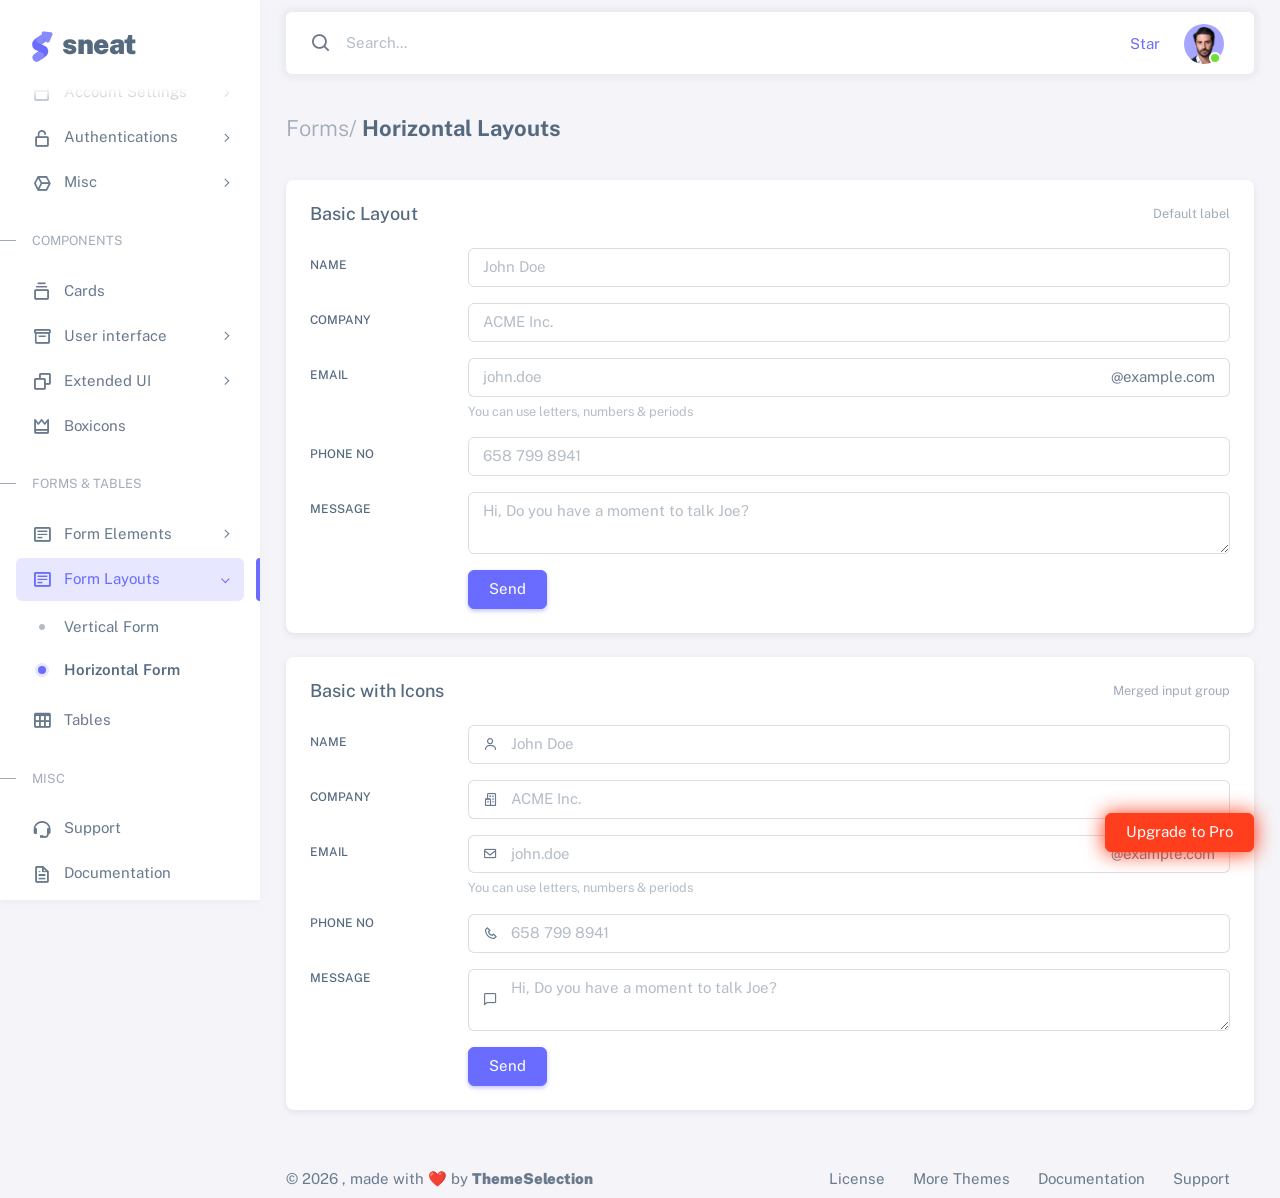
<file: Lab1/src/main/webapp/admin/html/form-layouts-horizontal.html>
<!DOCTYPE html>

<html
  lang="en"
  class="light-style layout-menu-fixed"
  dir="ltr"
  data-theme="theme-default"
  data-assets-path="../assets/"
  data-template="vertical-menu-template-free"
>
  <head>
    <meta charset="utf-8" />
    <meta
      name="viewport"
      content="width=device-width, initial-scale=1.0, user-scalable=no, minimum-scale=1.0, maximum-scale=1.0"
    />

    <title>Horizontal Layouts - Forms | Sneat - Bootstrap 5 HTML Admin Template - Pro</title>

    <meta name="description" content="" />

    <!-- Favicon -->
    <link rel="icon" type="image/x-icon" href="../assets/img/favicon/favicon.ico" />

    <!-- Fonts -->
    <link rel="preconnect" href="https://fonts.googleapis.com" />
    <link rel="preconnect" href="https://fonts.gstatic.com" crossorigin />
    <link
      href="https://fonts.googleapis.com/css2?family=Public+Sans:ital,wght@0,300;0,400;0,500;0,600;0,700;1,300;1,400;1,500;1,600;1,700&display=swap"
      rel="stylesheet"
    />

    <!-- Icons. Uncomment required icon fonts -->
    <link rel="stylesheet" href="../assets/vendor/fonts/boxicons.css" />

    <!-- Core CSS -->
    <link rel="stylesheet" href="../assets/vendor/css/core.css" class="template-customizer-core-css" />
    <link rel="stylesheet" href="../assets/vendor/css/theme-default.css" class="template-customizer-theme-css" />
    <link rel="stylesheet" href="../assets/css/demo.css" />

    <!-- Vendors CSS -->
    <link rel="stylesheet" href="../assets/vendor/libs/perfect-scrollbar/perfect-scrollbar.css" />

    <!-- Page CSS -->

    <!-- Helpers -->
    <script src="../assets/vendor/js/helpers.js"></script>

    <!--! Template customizer & Theme config files MUST be included after core stylesheets and helpers.js in the <head> section -->
    <!--? Config:  Mandatory theme config file contain global vars & default theme options, Set your preferred theme option in this file.  -->
    <script src="../assets/js/config.js"></script>
  </head>

  <body>
    <!-- Layout wrapper -->
    <div class="layout-wrapper layout-content-navbar">
      <div class="layout-container">
        <!-- Menu -->

        <aside id="layout-menu" class="layout-menu menu-vertical menu bg-menu-theme">
          <div class="app-brand demo">
            <a href="index.html" class="app-brand-link">
              <span class="app-brand-logo demo">
                <svg
                  width="25"
                  viewBox="0 0 25 42"
                  version="1.1"
                  xmlns="http://www.w3.org/2000/svg"
                  xmlns:xlink="http://www.w3.org/1999/xlink"
                >
                  <defs>
                    <path
                      d="M13.7918663,0.358365126 L3.39788168,7.44174259 C0.566865006,9.69408886 -0.379795268,12.4788597 0.557900856,15.7960551 C0.68998853,16.2305145 1.09562888,17.7872135 3.12357076,19.2293357 C3.8146334,19.7207684 5.32369333,20.3834223 7.65075054,21.2172976 L7.59773219,21.2525164 L2.63468769,24.5493413 C0.445452254,26.3002124 0.0884951797,28.5083815 1.56381646,31.1738486 C2.83770406,32.8170431 5.20850219,33.2640127 7.09180128,32.5391577 C8.347334,32.0559211 11.4559176,30.0011079 16.4175519,26.3747182 C18.0338572,24.4997857 18.6973423,22.4544883 18.4080071,20.2388261 C17.963753,17.5346866 16.1776345,15.5799961 13.0496516,14.3747546 L10.9194936,13.4715819 L18.6192054,7.984237 L13.7918663,0.358365126 Z"
                      id="path-1"
                    ></path>
                    <path
                      d="M5.47320593,6.00457225 C4.05321814,8.216144 4.36334763,10.0722806 6.40359441,11.5729822 C8.61520715,12.571656 10.0999176,13.2171421 10.8577257,13.5094407 L15.5088241,14.433041 L18.6192054,7.984237 C15.5364148,3.11535317 13.9273018,0.573395879 13.7918663,0.358365126 C13.5790555,0.511491653 10.8061687,2.3935607 5.47320593,6.00457225 Z"
                      id="path-3"
                    ></path>
                    <path
                      d="M7.50063644,21.2294429 L12.3234468,23.3159332 C14.1688022,24.7579751 14.397098,26.4880487 13.008334,28.506154 C11.6195701,30.5242593 10.3099883,31.790241 9.07958868,32.3040991 C5.78142938,33.4346997 4.13234973,34 4.13234973,34 C4.13234973,34 2.75489982,33.0538207 2.37032616e-14,31.1614621 C-0.55822714,27.8186216 -0.55822714,26.0572515 -4.05231404e-15,25.8773518 C0.83734071,25.6075023 2.77988457,22.8248993 3.3049379,22.52991 C3.65497346,22.3332504 5.05353963,21.8997614 7.50063644,21.2294429 Z"
                      id="path-4"
                    ></path>
                    <path
                      d="M20.6,7.13333333 L25.6,13.8 C26.2627417,14.6836556 26.0836556,15.9372583 25.2,16.6 C24.8538077,16.8596443 24.4327404,17 24,17 L14,17 C12.8954305,17 12,16.1045695 12,15 C12,14.5672596 12.1403557,14.1461923 12.4,13.8 L17.4,7.13333333 C18.0627417,6.24967773 19.3163444,6.07059163 20.2,6.73333333 C20.3516113,6.84704183 20.4862915,6.981722 20.6,7.13333333 Z"
                      id="path-5"
                    ></path>
                  </defs>
                  <g id="g-app-brand" stroke="none" stroke-width="1" fill="none" fill-rule="evenodd">
                    <g id="Brand-Logo" transform="translate(-27.000000, -15.000000)">
                      <g id="Icon" transform="translate(27.000000, 15.000000)">
                        <g id="Mask" transform="translate(0.000000, 8.000000)">
                          <mask id="mask-2" fill="white">
                            <use xlink:href="#path-1"></use>
                          </mask>
                          <use fill="#696cff" xlink:href="#path-1"></use>
                          <g id="Path-3" mask="url(#mask-2)">
                            <use fill="#696cff" xlink:href="#path-3"></use>
                            <use fill-opacity="0.2" fill="#FFFFFF" xlink:href="#path-3"></use>
                          </g>
                          <g id="Path-4" mask="url(#mask-2)">
                            <use fill="#696cff" xlink:href="#path-4"></use>
                            <use fill-opacity="0.2" fill="#FFFFFF" xlink:href="#path-4"></use>
                          </g>
                        </g>
                        <g
                          id="Triangle"
                          transform="translate(19.000000, 11.000000) rotate(-300.000000) translate(-19.000000, -11.000000) "
                        >
                          <use fill="#696cff" xlink:href="#path-5"></use>
                          <use fill-opacity="0.2" fill="#FFFFFF" xlink:href="#path-5"></use>
                        </g>
                      </g>
                    </g>
                  </g>
                </svg>
              </span>
              <span class="app-brand-text demo menu-text fw-bolder ms-2">Sneat</span>
            </a>

            <a href="javascript:void(0);" class="layout-menu-toggle menu-link text-large ms-auto d-block d-xl-none">
              <i class="bx bx-chevron-left bx-sm align-middle"></i>
            </a>
          </div>

          <div class="menu-inner-shadow"></div>

          <ul class="menu-inner py-1">
            <!-- Dashboard -->
            <li class="menu-item">
              <a href="index.html" class="menu-link">
                <i class="menu-icon tf-icons bx bx-home-circle"></i>
                <div data-i18n="Analytics">Dashboard</div>
              </a>
            </li>

            <!-- Layouts -->
            <li class="menu-item">
              <a href="javascript:void(0);" class="menu-link menu-toggle">
                <i class="menu-icon tf-icons bx bx-layout"></i>
                <div data-i18n="Layouts">Layouts</div>
              </a>

              <ul class="menu-sub">
                <li class="menu-item">
                  <a href="layouts-without-menu.html" class="menu-link">
                    <div data-i18n="Without menu">Without menu</div>
                  </a>
                </li>
                <li class="menu-item">
                  <a href="layouts-without-navbar.html" class="menu-link">
                    <div data-i18n="Without navbar">Without navbar</div>
                  </a>
                </li>
                <li class="menu-item">
                  <a href="layouts-container.html" class="menu-link">
                    <div data-i18n="Container">Container</div>
                  </a>
                </li>
                <li class="menu-item">
                  <a href="layouts-fluid.html" class="menu-link">
                    <div data-i18n="Fluid">Fluid</div>
                  </a>
                </li>
                <li class="menu-item">
                  <a href="layouts-blank.html" class="menu-link">
                    <div data-i18n="Blank">Blank</div>
                  </a>
                </li>
              </ul>
            </li>

            <li class="menu-header small text-uppercase">
              <span class="menu-header-text">Pages</span>
            </li>
            <li class="menu-item">
              <a href="javascript:void(0);" class="menu-link menu-toggle">
                <i class="menu-icon tf-icons bx bx-dock-top"></i>
                <div data-i18n="Account Settings">Account Settings</div>
              </a>
              <ul class="menu-sub">
                <li class="menu-item">
                  <a href="pages-account-settings-account.html" class="menu-link">
                    <div data-i18n="Account">Account</div>
                  </a>
                </li>
                <li class="menu-item">
                  <a href="pages-account-settings-notifications.html" class="menu-link">
                    <div data-i18n="Notifications">Notifications</div>
                  </a>
                </li>
                <li class="menu-item">
                  <a href="pages-account-settings-connections.html" class="menu-link">
                    <div data-i18n="Connections">Connections</div>
                  </a>
                </li>
              </ul>
            </li>
            <li class="menu-item">
              <a href="javascript:void(0);" class="menu-link menu-toggle">
                <i class="menu-icon tf-icons bx bx-lock-open-alt"></i>
                <div data-i18n="Authentications">Authentications</div>
              </a>
              <ul class="menu-sub">
                <li class="menu-item">
                  <a href="auth-login-basic.html" class="menu-link" target="_blank">
                    <div data-i18n="Basic">Login</div>
                  </a>
                </li>
                <li class="menu-item">
                  <a href="auth-register-basic.html" class="menu-link" target="_blank">
                    <div data-i18n="Basic">Register</div>
                  </a>
                </li>
                <li class="menu-item">
                  <a href="auth-forgot-password-basic.html" class="menu-link" target="_blank">
                    <div data-i18n="Basic">Forgot Password</div>
                  </a>
                </li>
              </ul>
            </li>
            <li class="menu-item">
              <a href="javascript:void(0);" class="menu-link menu-toggle">
                <i class="menu-icon tf-icons bx bx-cube-alt"></i>
                <div data-i18n="Misc">Misc</div>
              </a>
              <ul class="menu-sub">
                <li class="menu-item">
                  <a href="pages-misc-error.html" class="menu-link">
                    <div data-i18n="Error">Error</div>
                  </a>
                </li>
                <li class="menu-item">
                  <a href="pages-misc-under-maintenance.html" class="menu-link">
                    <div data-i18n="Under Maintenance">Under Maintenance</div>
                  </a>
                </li>
              </ul>
            </li>
            <!-- Components -->
            <li class="menu-header small text-uppercase"><span class="menu-header-text">Components</span></li>
            <!-- Cards -->
            <li class="menu-item">
              <a href="cards-basic.html" class="menu-link">
                <i class="menu-icon tf-icons bx bx-collection"></i>
                <div data-i18n="Basic">Cards</div>
              </a>
            </li>
            <!-- User interface -->
            <li class="menu-item">
              <a href="javascript:void(0)" class="menu-link menu-toggle">
                <i class="menu-icon tf-icons bx bx-box"></i>
                <div data-i18n="User interface">User interface</div>
              </a>
              <ul class="menu-sub">
                <li class="menu-item">
                  <a href="ui-accordion.html" class="menu-link">
                    <div data-i18n="Accordion">Accordion</div>
                  </a>
                </li>
                <li class="menu-item">
                  <a href="ui-alerts.html" class="menu-link">
                    <div data-i18n="Alerts">Alerts</div>
                  </a>
                </li>
                <li class="menu-item">
                  <a href="ui-badges.html" class="menu-link">
                    <div data-i18n="Badges">Badges</div>
                  </a>
                </li>
                <li class="menu-item">
                  <a href="ui-buttons.html" class="menu-link">
                    <div data-i18n="Buttons">Buttons</div>
                  </a>
                </li>
                <li class="menu-item">
                  <a href="ui-carousel.html" class="menu-link">
                    <div data-i18n="Carousel">Carousel</div>
                  </a>
                </li>
                <li class="menu-item">
                  <a href="ui-collapse.html" class="menu-link">
                    <div data-i18n="Collapse">Collapse</div>
                  </a>
                </li>
                <li class="menu-item">
                  <a href="ui-dropdowns.html" class="menu-link">
                    <div data-i18n="Dropdowns">Dropdowns</div>
                  </a>
                </li>
                <li class="menu-item">
                  <a href="ui-footer.html" class="menu-link">
                    <div data-i18n="Footer">Footer</div>
                  </a>
                </li>
                <li class="menu-item">
                  <a href="ui-list-groups.html" class="menu-link">
                    <div data-i18n="List Groups">List groups</div>
                  </a>
                </li>
                <li class="menu-item">
                  <a href="ui-modals.html" class="menu-link">
                    <div data-i18n="Modals">Modals</div>
                  </a>
                </li>
                <li class="menu-item">
                  <a href="ui-navbar.html" class="menu-link">
                    <div data-i18n="Navbar">Navbar</div>
                  </a>
                </li>
                <li class="menu-item">
                  <a href="ui-offcanvas.html" class="menu-link">
                    <div data-i18n="Offcanvas">Offcanvas</div>
                  </a>
                </li>
                <li class="menu-item">
                  <a href="ui-pagination-breadcrumbs.html" class="menu-link">
                    <div data-i18n="Pagination &amp; Breadcrumbs">Pagination &amp; Breadcrumbs</div>
                  </a>
                </li>
                <li class="menu-item">
                  <a href="ui-progress.html" class="menu-link">
                    <div data-i18n="Progress">Progress</div>
                  </a>
                </li>
                <li class="menu-item">
                  <a href="ui-spinners.html" class="menu-link">
                    <div data-i18n="Spinners">Spinners</div>
                  </a>
                </li>
                <li class="menu-item">
                  <a href="ui-tabs-pills.html" class="menu-link">
                    <div data-i18n="Tabs &amp; Pills">Tabs &amp; Pills</div>
                  </a>
                </li>
                <li class="menu-item">
                  <a href="ui-toasts.html" class="menu-link">
                    <div data-i18n="Toasts">Toasts</div>
                  </a>
                </li>
                <li class="menu-item">
                  <a href="ui-tooltips-popovers.html" class="menu-link">
                    <div data-i18n="Tooltips & Popovers">Tooltips &amp; popovers</div>
                  </a>
                </li>
                <li class="menu-item">
                  <a href="ui-typography.html" class="menu-link">
                    <div data-i18n="Typography">Typography</div>
                  </a>
                </li>
              </ul>
            </li>

            <!-- Extended components -->
            <li class="menu-item">
              <a href="javascript:void(0)" class="menu-link menu-toggle">
                <i class="menu-icon tf-icons bx bx-copy"></i>
                <div data-i18n="Extended UI">Extended UI</div>
              </a>
              <ul class="menu-sub">
                <li class="menu-item">
                  <a href="extended-ui-perfect-scrollbar.html" class="menu-link">
                    <div data-i18n="Perfect Scrollbar">Perfect scrollbar</div>
                  </a>
                </li>
                <li class="menu-item">
                  <a href="extended-ui-text-divider.html" class="menu-link">
                    <div data-i18n="Text Divider">Text Divider</div>
                  </a>
                </li>
              </ul>
            </li>

            <li class="menu-item">
              <a href="icons-boxicons.html" class="menu-link">
                <i class="menu-icon tf-icons bx bx-crown"></i>
                <div data-i18n="Boxicons">Boxicons</div>
              </a>
            </li>

            <!-- Forms & Tables -->
            <li class="menu-header small text-uppercase"><span class="menu-header-text">Forms &amp; Tables</span></li>
            <!-- Forms -->
            <li class="menu-item">
              <a href="javascript:void(0);" class="menu-link menu-toggle">
                <i class="menu-icon tf-icons bx bx-detail"></i>
                <div data-i18n="Form Elements">Form Elements</div>
              </a>
              <ul class="menu-sub">
                <li class="menu-item">
                  <a href="forms-basic-inputs.html" class="menu-link">
                    <div data-i18n="Basic Inputs">Basic Inputs</div>
                  </a>
                </li>
                <li class="menu-item">
                  <a href="forms-input-groups.html" class="menu-link">
                    <div data-i18n="Input groups">Input groups</div>
                  </a>
                </li>
              </ul>
            </li>
            <li class="menu-item active open">
              <a href="javascript:void(0);" class="menu-link menu-toggle">
                <i class="menu-icon tf-icons bx bx-detail"></i>
                <div data-i18n="Form Layouts">Form Layouts</div>
              </a>
              <ul class="menu-sub">
                <li class="menu-item">
                  <a href="form-layouts-vertical.html" class="menu-link">
                    <div data-i18n="Vertical Form">Vertical Form</div>
                  </a>
                </li>
                <li class="menu-item active">
                  <a href="form-layouts-horizontal.html" class="menu-link">
                    <div data-i18n="Horizontal Form">Horizontal Form</div>
                  </a>
                </li>
              </ul>
            </li>
            <!-- Tables -->
            <li class="menu-item">
              <a href="tables-basic.html" class="menu-link">
                <i class="menu-icon tf-icons bx bx-table"></i>
                <div data-i18n="Tables">Tables</div>
              </a>
            </li>
            <!-- Misc -->
            <li class="menu-header small text-uppercase"><span class="menu-header-text">Misc</span></li>
            <li class="menu-item">
              <a
                href="https://github.com/themeselection/sneat-html-admin-template-free/issues"
                target="_blank"
                class="menu-link"
              >
                <i class="menu-icon tf-icons bx bx-support"></i>
                <div data-i18n="Support">Support</div>
              </a>
            </li>
            <li class="menu-item">
              <a
                href="https://themeselection.com/demo/sneat-bootstrap-html-admin-template/documentation/"
                target="_blank"
                class="menu-link"
              >
                <i class="menu-icon tf-icons bx bx-file"></i>
                <div data-i18n="Documentation">Documentation</div>
              </a>
            </li>
          </ul>
        </aside>
        <!-- / Menu -->

        <!-- Layout container -->
        <div class="layout-page">
          <!-- Navbar -->

          <nav
            class="layout-navbar container-xxl navbar navbar-expand-xl navbar-detached align-items-center bg-navbar-theme"
            id="layout-navbar"
          >
            <div class="layout-menu-toggle navbar-nav align-items-xl-center me-3 me-xl-0 d-xl-none">
              <a class="nav-item nav-link px-0 me-xl-4" href="javascript:void(0)">
                <i class="bx bx-menu bx-sm"></i>
              </a>
            </div>

            <div class="navbar-nav-right d-flex align-items-center" id="navbar-collapse">
              <!-- Search -->
              <div class="navbar-nav align-items-center">
                <div class="nav-item d-flex align-items-center">
                  <i class="bx bx-search fs-4 lh-0"></i>
                  <input
                    type="text"
                    class="form-control border-0 shadow-none"
                    placeholder="Search..."
                    aria-label="Search..."
                  />
                </div>
              </div>
              <!-- /Search -->

              <ul class="navbar-nav flex-row align-items-center ms-auto">
                <!-- Place this tag where you want the button to render. -->
                <li class="nav-item lh-1 me-3">
                  <a
                    class="github-button"
                    href="https://github.com/themeselection/sneat-html-admin-template-free"
                    data-icon="octicon-star"
                    data-size="large"
                    data-show-count="true"
                    aria-label="Star themeselection/sneat-html-admin-template-free on GitHub"
                    >Star</a
                  >
                </li>

                <!-- User -->
                <li class="nav-item navbar-dropdown dropdown-user dropdown">
                  <a class="nav-link dropdown-toggle hide-arrow" href="javascript:void(0);" data-bs-toggle="dropdown">
                    <div class="avatar avatar-online">
                      <img src="../assets/img/avatars/1.png" alt class="w-px-40 h-auto rounded-circle" />
                    </div>
                  </a>
                  <ul class="dropdown-menu dropdown-menu-end">
                    <li>
                      <a class="dropdown-item" href="#">
                        <div class="d-flex">
                          <div class="flex-shrink-0 me-3">
                            <div class="avatar avatar-online">
                              <img src="../assets/img/avatars/1.png" alt class="w-px-40 h-auto rounded-circle" />
                            </div>
                          </div>
                          <div class="flex-grow-1">
                            <span class="fw-semibold d-block">John Doe</span>
                            <small class="text-muted">Admin</small>
                          </div>
                        </div>
                      </a>
                    </li>
                    <li>
                      <div class="dropdown-divider"></div>
                    </li>
                    <li>
                      <a class="dropdown-item" href="#">
                        <i class="bx bx-user me-2"></i>
                        <span class="align-middle">My Profile</span>
                      </a>
                    </li>
                    <li>
                      <a class="dropdown-item" href="#">
                        <i class="bx bx-cog me-2"></i>
                        <span class="align-middle">Settings</span>
                      </a>
                    </li>
                    <li>
                      <a class="dropdown-item" href="#">
                        <span class="d-flex align-items-center align-middle">
                          <i class="flex-shrink-0 bx bx-credit-card me-2"></i>
                          <span class="flex-grow-1 align-middle">Billing</span>
                          <span class="flex-shrink-0 badge badge-center rounded-pill bg-danger w-px-20 h-px-20">4</span>
                        </span>
                      </a>
                    </li>
                    <li>
                      <div class="dropdown-divider"></div>
                    </li>
                    <li>
                      <a class="dropdown-item" href="auth-login-basic.html">
                        <i class="bx bx-power-off me-2"></i>
                        <span class="align-middle">Log Out</span>
                      </a>
                    </li>
                  </ul>
                </li>
                <!--/ User -->
              </ul>
            </div>
          </nav>

          <!-- / Navbar -->

          <!-- Content wrapper -->
          <div class="content-wrapper">
            <!-- Content -->

            <div class="container-xxl flex-grow-1 container-p-y">
              <h4 class="fw-bold py-3 mb-4"><span class="text-muted fw-light">Forms/</span> Horizontal Layouts</h4>

              <!-- Basic Layout & Basic with Icons -->
              <div class="row">
                <!-- Basic Layout -->
                <div class="col-xxl">
                  <div class="card mb-4">
                    <div class="card-header d-flex align-items-center justify-content-between">
                      <h5 class="mb-0">Basic Layout</h5>
                      <small class="text-muted float-end">Default label</small>
                    </div>
                    <div class="card-body">
                      <form>
                        <div class="row mb-3">
                          <label class="col-sm-2 col-form-label" for="basic-default-name">Name</label>
                          <div class="col-sm-10">
                            <input type="text" class="form-control" id="basic-default-name" placeholder="John Doe" />
                          </div>
                        </div>
                        <div class="row mb-3">
                          <label class="col-sm-2 col-form-label" for="basic-default-company">Company</label>
                          <div class="col-sm-10">
                            <input
                              type="text"
                              class="form-control"
                              id="basic-default-company"
                              placeholder="ACME Inc."
                            />
                          </div>
                        </div>
                        <div class="row mb-3">
                          <label class="col-sm-2 col-form-label" for="basic-default-email">Email</label>
                          <div class="col-sm-10">
                            <div class="input-group input-group-merge">
                              <input
                                type="text"
                                id="basic-default-email"
                                class="form-control"
                                placeholder="john.doe"
                                aria-label="john.doe"
                                aria-describedby="basic-default-email2"
                              />
                              <span class="input-group-text" id="basic-default-email2">@example.com</span>
                            </div>
                            <div class="form-text">You can use letters, numbers & periods</div>
                          </div>
                        </div>
                        <div class="row mb-3">
                          <label class="col-sm-2 col-form-label" for="basic-default-phone">Phone No</label>
                          <div class="col-sm-10">
                            <input
                              type="text"
                              id="basic-default-phone"
                              class="form-control phone-mask"
                              placeholder="658 799 8941"
                              aria-label="658 799 8941"
                              aria-describedby="basic-default-phone"
                            />
                          </div>
                        </div>
                        <div class="row mb-3">
                          <label class="col-sm-2 col-form-label" for="basic-default-message">Message</label>
                          <div class="col-sm-10">
                            <textarea
                              id="basic-default-message"
                              class="form-control"
                              placeholder="Hi, Do you have a moment to talk Joe?"
                              aria-label="Hi, Do you have a moment to talk Joe?"
                              aria-describedby="basic-icon-default-message2"
                            ></textarea>
                          </div>
                        </div>
                        <div class="row justify-content-end">
                          <div class="col-sm-10">
                            <button type="submit" class="btn btn-primary">Send</button>
                          </div>
                        </div>
                      </form>
                    </div>
                  </div>
                </div>
                <!-- Basic with Icons -->
                <div class="col-xxl">
                  <div class="card mb-4">
                    <div class="card-header d-flex align-items-center justify-content-between">
                      <h5 class="mb-0">Basic with Icons</h5>
                      <small class="text-muted float-end">Merged input group</small>
                    </div>
                    <div class="card-body">
                      <form>
                        <div class="row mb-3">
                          <label class="col-sm-2 col-form-label" for="basic-icon-default-fullname">Name</label>
                          <div class="col-sm-10">
                            <div class="input-group input-group-merge">
                              <span id="basic-icon-default-fullname2" class="input-group-text"
                                ><i class="bx bx-user"></i
                              ></span>
                              <input
                                type="text"
                                class="form-control"
                                id="basic-icon-default-fullname"
                                placeholder="John Doe"
                                aria-label="John Doe"
                                aria-describedby="basic-icon-default-fullname2"
                              />
                            </div>
                          </div>
                        </div>
                        <div class="row mb-3">
                          <label class="col-sm-2 col-form-label" for="basic-icon-default-company">Company</label>
                          <div class="col-sm-10">
                            <div class="input-group input-group-merge">
                              <span id="basic-icon-default-company2" class="input-group-text"
                                ><i class="bx bx-buildings"></i
                              ></span>
                              <input
                                type="text"
                                id="basic-icon-default-company"
                                class="form-control"
                                placeholder="ACME Inc."
                                aria-label="ACME Inc."
                                aria-describedby="basic-icon-default-company2"
                              />
                            </div>
                          </div>
                        </div>
                        <div class="row mb-3">
                          <label class="col-sm-2 col-form-label" for="basic-icon-default-email">Email</label>
                          <div class="col-sm-10">
                            <div class="input-group input-group-merge">
                              <span class="input-group-text"><i class="bx bx-envelope"></i></span>
                              <input
                                type="text"
                                id="basic-icon-default-email"
                                class="form-control"
                                placeholder="john.doe"
                                aria-label="john.doe"
                                aria-describedby="basic-icon-default-email2"
                              />
                              <span id="basic-icon-default-email2" class="input-group-text">@example.com</span>
                            </div>
                            <div class="form-text">You can use letters, numbers & periods</div>
                          </div>
                        </div>
                        <div class="row mb-3">
                          <label class="col-sm-2 form-label" for="basic-icon-default-phone">Phone No</label>
                          <div class="col-sm-10">
                            <div class="input-group input-group-merge">
                              <span id="basic-icon-default-phone2" class="input-group-text"
                                ><i class="bx bx-phone"></i
                              ></span>
                              <input
                                type="text"
                                id="basic-icon-default-phone"
                                class="form-control phone-mask"
                                placeholder="658 799 8941"
                                aria-label="658 799 8941"
                                aria-describedby="basic-icon-default-phone2"
                              />
                            </div>
                          </div>
                        </div>
                        <div class="row mb-3">
                          <label class="col-sm-2 form-label" for="basic-icon-default-message">Message</label>
                          <div class="col-sm-10">
                            <div class="input-group input-group-merge">
                              <span id="basic-icon-default-message2" class="input-group-text"
                                ><i class="bx bx-comment"></i
                              ></span>
                              <textarea
                                id="basic-icon-default-message"
                                class="form-control"
                                placeholder="Hi, Do you have a moment to talk Joe?"
                                aria-label="Hi, Do you have a moment to talk Joe?"
                                aria-describedby="basic-icon-default-message2"
                              ></textarea>
                            </div>
                          </div>
                        </div>
                        <div class="row justify-content-end">
                          <div class="col-sm-10">
                            <button type="submit" class="btn btn-primary">Send</button>
                          </div>
                        </div>
                      </form>
                    </div>
                  </div>
                </div>
              </div>
            </div>
            <!-- / Content -->

            <!-- Footer -->
            <footer class="content-footer footer bg-footer-theme">
              <div class="container-xxl d-flex flex-wrap justify-content-between py-2 flex-md-row flex-column">
                <div class="mb-2 mb-md-0">
                  ©
                  <script>
                    document.write(new Date().getFullYear());
                  </script>
                  , made with ❤️ by
                  <a href="https://themeselection.com" target="_blank" class="footer-link fw-bolder">ThemeSelection</a>
                </div>
                <div>
                  <a href="https://themeselection.com/license/" class="footer-link me-4" target="_blank">License</a>
                  <a href="https://themeselection.com/" target="_blank" class="footer-link me-4">More Themes</a>

                  <a
                    href="https://themeselection.com/demo/sneat-bootstrap-html-admin-template/documentation/"
                    target="_blank"
                    class="footer-link me-4"
                    >Documentation</a
                  >

                  <a
                    href="https://github.com/themeselection/sneat-html-admin-template-free/issues"
                    target="_blank"
                    class="footer-link me-4"
                    >Support</a
                  >
                </div>
              </div>
            </footer>
            <!-- / Footer -->

            <div class="content-backdrop fade"></div>
          </div>
          <!-- Content wrapper -->
        </div>
        <!-- / Layout page -->
      </div>

      <!-- Overlay -->
      <div class="layout-overlay layout-menu-toggle"></div>
    </div>
    <!-- / Layout wrapper -->

    <div class="buy-now">
      <a
        href="https://themeselection.com/products/sneat-bootstrap-html-admin-template/"
        target="_blank"
        class="btn btn-danger btn-buy-now"
        >Upgrade to Pro</a
      >
    </div>

    <!-- Core JS -->
    <!-- build:js assets/vendor/js/core.js -->
    <script src="../assets/vendor/libs/jquery/jquery.js"></script>
    <script src="../assets/vendor/libs/popper/popper.js"></script>
    <script src="../assets/vendor/js/bootstrap.js"></script>
    <script src="../assets/vendor/libs/perfect-scrollbar/perfect-scrollbar.js"></script>

    <script src="../assets/vendor/js/menu.js"></script>
    <!-- endbuild -->

    <!-- Vendors JS -->

    <!-- Main JS -->
    <script src="../assets/js/main.js"></script>

    <!-- Page JS -->

    <!-- Place this tag in your head or just before your close body tag. -->
    <script async defer src="https://buttons.github.io/buttons.js"></script>
  </body>
</html>
</file>
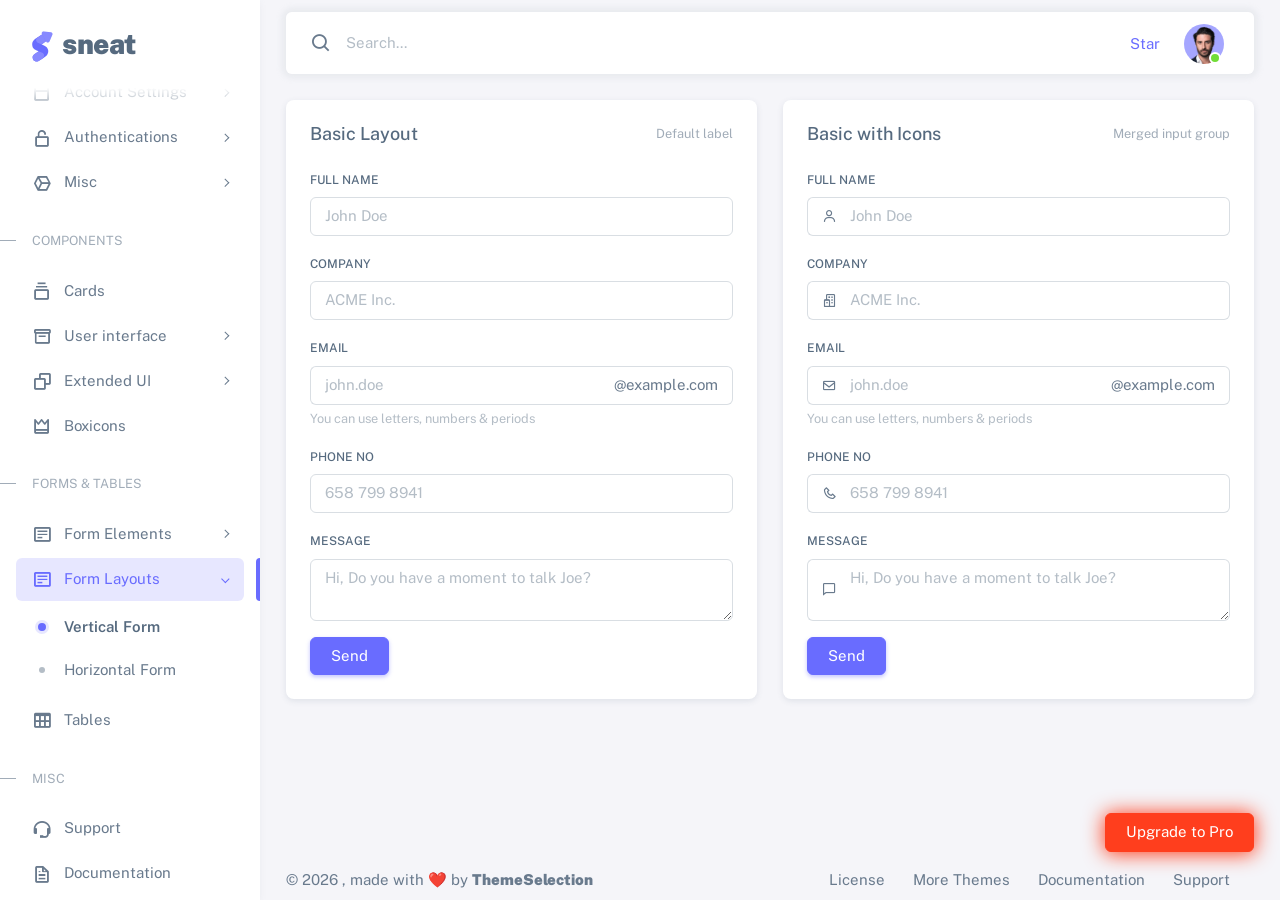
<file: Lab1/src/main/webapp/admin/html/form-layouts-vertical.html>
<!DOCTYPE html>

<html
  lang="en"
  class="light-style layout-menu-fixed"
  dir="ltr"
  data-theme="theme-default"
  data-assets-path="../assets/"
  data-template="vertical-menu-template-free"
>
  <head>
    <meta charset="utf-8" />
    <meta
      name="viewport"
      content="width=device-width, initial-scale=1.0, user-scalable=no, minimum-scale=1.0, maximum-scale=1.0"
    />

    <title>Vertical Layouts - Forms | Sneat - Bootstrap 5 HTML Admin Template - Pro</title>

    <meta name="description" content="" />

    <!-- Favicon -->
    <link rel="icon" type="image/x-icon" href="../assets/img/favicon/favicon.ico" />

    <!-- Fonts -->
    <link rel="preconnect" href="https://fonts.googleapis.com" />
    <link rel="preconnect" href="https://fonts.gstatic.com" crossorigin />
    <link
      href="https://fonts.googleapis.com/css2?family=Public+Sans:ital,wght@0,300;0,400;0,500;0,600;0,700;1,300;1,400;1,500;1,600;1,700&display=swap"
      rel="stylesheet"
    />

    <!-- Icons. Uncomment required icon fonts -->
    <link rel="stylesheet" href="../assets/vendor/fonts/boxicons.css" />

    <!-- Core CSS -->
    <link rel="stylesheet" href="../assets/vendor/css/core.css" class="template-customizer-core-css" />
    <link rel="stylesheet" href="../assets/vendor/css/theme-default.css" class="template-customizer-theme-css" />
    <link rel="stylesheet" href="../assets/css/demo.css" />

    <!-- Vendors CSS -->
    <link rel="stylesheet" href="../assets/vendor/libs/perfect-scrollbar/perfect-scrollbar.css" />

    <!-- Page CSS -->

    <!-- Helpers -->
    <script src="../assets/vendor/js/helpers.js"></script>

    <!--! Template customizer & Theme config files MUST be included after core stylesheets and helpers.js in the <head> section -->
    <!--? Config:  Mandatory theme config file contain global vars & default theme options, Set your preferred theme option in this file.  -->
    <script src="../assets/js/config.js"></script>
  </head>

  <body>
    <!-- Layout wrapper -->
    <div class="layout-wrapper layout-content-navbar">
      <div class="layout-container">
        <!-- Menu -->

        <aside id="layout-menu" class="layout-menu menu-vertical menu bg-menu-theme">
          <div class="app-brand demo">
            <a href="index.html" class="app-brand-link">
              <span class="app-brand-logo demo">
                <svg
                  width="25"
                  viewBox="0 0 25 42"
                  version="1.1"
                  xmlns="http://www.w3.org/2000/svg"
                  xmlns:xlink="http://www.w3.org/1999/xlink"
                >
                  <defs>
                    <path
                      d="M13.7918663,0.358365126 L3.39788168,7.44174259 C0.566865006,9.69408886 -0.379795268,12.4788597 0.557900856,15.7960551 C0.68998853,16.2305145 1.09562888,17.7872135 3.12357076,19.2293357 C3.8146334,19.7207684 5.32369333,20.3834223 7.65075054,21.2172976 L7.59773219,21.2525164 L2.63468769,24.5493413 C0.445452254,26.3002124 0.0884951797,28.5083815 1.56381646,31.1738486 C2.83770406,32.8170431 5.20850219,33.2640127 7.09180128,32.5391577 C8.347334,32.0559211 11.4559176,30.0011079 16.4175519,26.3747182 C18.0338572,24.4997857 18.6973423,22.4544883 18.4080071,20.2388261 C17.963753,17.5346866 16.1776345,15.5799961 13.0496516,14.3747546 L10.9194936,13.4715819 L18.6192054,7.984237 L13.7918663,0.358365126 Z"
                      id="path-1"
                    ></path>
                    <path
                      d="M5.47320593,6.00457225 C4.05321814,8.216144 4.36334763,10.0722806 6.40359441,11.5729822 C8.61520715,12.571656 10.0999176,13.2171421 10.8577257,13.5094407 L15.5088241,14.433041 L18.6192054,7.984237 C15.5364148,3.11535317 13.9273018,0.573395879 13.7918663,0.358365126 C13.5790555,0.511491653 10.8061687,2.3935607 5.47320593,6.00457225 Z"
                      id="path-3"
                    ></path>
                    <path
                      d="M7.50063644,21.2294429 L12.3234468,23.3159332 C14.1688022,24.7579751 14.397098,26.4880487 13.008334,28.506154 C11.6195701,30.5242593 10.3099883,31.790241 9.07958868,32.3040991 C5.78142938,33.4346997 4.13234973,34 4.13234973,34 C4.13234973,34 2.75489982,33.0538207 2.37032616e-14,31.1614621 C-0.55822714,27.8186216 -0.55822714,26.0572515 -4.05231404e-15,25.8773518 C0.83734071,25.6075023 2.77988457,22.8248993 3.3049379,22.52991 C3.65497346,22.3332504 5.05353963,21.8997614 7.50063644,21.2294429 Z"
                      id="path-4"
                    ></path>
                    <path
                      d="M20.6,7.13333333 L25.6,13.8 C26.2627417,14.6836556 26.0836556,15.9372583 25.2,16.6 C24.8538077,16.8596443 24.4327404,17 24,17 L14,17 C12.8954305,17 12,16.1045695 12,15 C12,14.5672596 12.1403557,14.1461923 12.4,13.8 L17.4,7.13333333 C18.0627417,6.24967773 19.3163444,6.07059163 20.2,6.73333333 C20.3516113,6.84704183 20.4862915,6.981722 20.6,7.13333333 Z"
                      id="path-5"
                    ></path>
                  </defs>
                  <g id="g-app-brand" stroke="none" stroke-width="1" fill="none" fill-rule="evenodd">
                    <g id="Brand-Logo" transform="translate(-27.000000, -15.000000)">
                      <g id="Icon" transform="translate(27.000000, 15.000000)">
                        <g id="Mask" transform="translate(0.000000, 8.000000)">
                          <mask id="mask-2" fill="white">
                            <use xlink:href="#path-1"></use>
                          </mask>
                          <use fill="#696cff" xlink:href="#path-1"></use>
                          <g id="Path-3" mask="url(#mask-2)">
                            <use fill="#696cff" xlink:href="#path-3"></use>
                            <use fill-opacity="0.2" fill="#FFFFFF" xlink:href="#path-3"></use>
                          </g>
                          <g id="Path-4" mask="url(#mask-2)">
                            <use fill="#696cff" xlink:href="#path-4"></use>
                            <use fill-opacity="0.2" fill="#FFFFFF" xlink:href="#path-4"></use>
                          </g>
                        </g>
                        <g
                          id="Triangle"
                          transform="translate(19.000000, 11.000000) rotate(-300.000000) translate(-19.000000, -11.000000) "
                        >
                          <use fill="#696cff" xlink:href="#path-5"></use>
                          <use fill-opacity="0.2" fill="#FFFFFF" xlink:href="#path-5"></use>
                        </g>
                      </g>
                    </g>
                  </g>
                </svg>
              </span>
              <span class="app-brand-text demo menu-text fw-bolder ms-2">Sneat</span>
            </a>

            <a href="javascript:void(0);" class="layout-menu-toggle menu-link text-large ms-auto d-block d-xl-none">
              <i class="bx bx-chevron-left bx-sm align-middle"></i>
            </a>
          </div>

          <div class="menu-inner-shadow"></div>

          <ul class="menu-inner py-1">
            <!-- Dashboard -->
            <li class="menu-item">
              <a href="index.html" class="menu-link">
                <i class="menu-icon tf-icons bx bx-home-circle"></i>
                <div data-i18n="Analytics">Dashboard</div>
              </a>
            </li>

            <!-- Layouts -->
            <li class="menu-item">
              <a href="javascript:void(0);" class="menu-link menu-toggle">
                <i class="menu-icon tf-icons bx bx-layout"></i>
                <div data-i18n="Layouts">Layouts</div>
              </a>

              <ul class="menu-sub">
                <li class="menu-item">
                  <a href="layouts-without-menu.html" class="menu-link">
                    <div data-i18n="Without menu">Without menu</div>
                  </a>
                </li>
                <li class="menu-item">
                  <a href="layouts-without-navbar.html" class="menu-link">
                    <div data-i18n="Without navbar">Without navbar</div>
                  </a>
                </li>
                <li class="menu-item">
                  <a href="layouts-container.html" class="menu-link">
                    <div data-i18n="Container">Container</div>
                  </a>
                </li>
                <li class="menu-item">
                  <a href="layouts-fluid.html" class="menu-link">
                    <div data-i18n="Fluid">Fluid</div>
                  </a>
                </li>
                <li class="menu-item">
                  <a href="layouts-blank.html" class="menu-link">
                    <div data-i18n="Blank">Blank</div>
                  </a>
                </li>
              </ul>
            </li>

            <li class="menu-header small text-uppercase">
              <span class="menu-header-text">Pages</span>
            </li>
            <li class="menu-item">
              <a href="javascript:void(0);" class="menu-link menu-toggle">
                <i class="menu-icon tf-icons bx bx-dock-top"></i>
                <div data-i18n="Account Settings">Account Settings</div>
              </a>
              <ul class="menu-sub">
                <li class="menu-item">
                  <a href="pages-account-settings-account.html" class="menu-link">
                    <div data-i18n="Account">Account</div>
                  </a>
                </li>
                <li class="menu-item">
                  <a href="pages-account-settings-notifications.html" class="menu-link">
                    <div data-i18n="Notifications">Notifications</div>
                  </a>
                </li>
                <li class="menu-item">
                  <a href="pages-account-settings-connections.html" class="menu-link">
                    <div data-i18n="Connections">Connections</div>
                  </a>
                </li>
              </ul>
            </li>
            <li class="menu-item">
              <a href="javascript:void(0);" class="menu-link menu-toggle">
                <i class="menu-icon tf-icons bx bx-lock-open-alt"></i>
                <div data-i18n="Authentications">Authentications</div>
              </a>
              <ul class="menu-sub">
                <li class="menu-item">
                  <a href="auth-login-basic.html" class="menu-link" target="_blank">
                    <div data-i18n="Basic">Login</div>
                  </a>
                </li>
                <li class="menu-item">
                  <a href="auth-register-basic.html" class="menu-link" target="_blank">
                    <div data-i18n="Basic">Register</div>
                  </a>
                </li>
                <li class="menu-item">
                  <a href="auth-forgot-password-basic.html" class="menu-link" target="_blank">
                    <div data-i18n="Basic">Forgot Password</div>
                  </a>
                </li>
              </ul>
            </li>
            <li class="menu-item">
              <a href="javascript:void(0);" class="menu-link menu-toggle">
                <i class="menu-icon tf-icons bx bx-cube-alt"></i>
                <div data-i18n="Misc">Misc</div>
              </a>
              <ul class="menu-sub">
                <li class="menu-item">
                  <a href="pages-misc-error.html" class="menu-link">
                    <div data-i18n="Error">Error</div>
                  </a>
                </li>
                <li class="menu-item">
                  <a href="pages-misc-under-maintenance.html" class="menu-link">
                    <div data-i18n="Under Maintenance">Under Maintenance</div>
                  </a>
                </li>
              </ul>
            </li>
            <!-- Components -->
            <li class="menu-header small text-uppercase"><span class="menu-header-text">Components</span></li>
            <!-- Cards -->
            <li class="menu-item">
              <a href="cards-basic.html" class="menu-link">
                <i class="menu-icon tf-icons bx bx-collection"></i>
                <div data-i18n="Basic">Cards</div>
              </a>
            </li>
            <!-- User interface -->
            <li class="menu-item">
              <a href="javascript:void(0)" class="menu-link menu-toggle">
                <i class="menu-icon tf-icons bx bx-box"></i>
                <div data-i18n="User interface">User interface</div>
              </a>
              <ul class="menu-sub">
                <li class="menu-item">
                  <a href="ui-accordion.html" class="menu-link">
                    <div data-i18n="Accordion">Accordion</div>
                  </a>
                </li>
                <li class="menu-item">
                  <a href="ui-alerts.html" class="menu-link">
                    <div data-i18n="Alerts">Alerts</div>
                  </a>
                </li>
                <li class="menu-item">
                  <a href="ui-badges.html" class="menu-link">
                    <div data-i18n="Badges">Badges</div>
                  </a>
                </li>
                <li class="menu-item">
                  <a href="ui-buttons.html" class="menu-link">
                    <div data-i18n="Buttons">Buttons</div>
                  </a>
                </li>
                <li class="menu-item">
                  <a href="ui-carousel.html" class="menu-link">
                    <div data-i18n="Carousel">Carousel</div>
                  </a>
                </li>
                <li class="menu-item">
                  <a href="ui-collapse.html" class="menu-link">
                    <div data-i18n="Collapse">Collapse</div>
                  </a>
                </li>
                <li class="menu-item">
                  <a href="ui-dropdowns.html" class="menu-link">
                    <div data-i18n="Dropdowns">Dropdowns</div>
                  </a>
                </li>
                <li class="menu-item">
                  <a href="ui-footer.html" class="menu-link">
                    <div data-i18n="Footer">Footer</div>
                  </a>
                </li>
                <li class="menu-item">
                  <a href="ui-list-groups.html" class="menu-link">
                    <div data-i18n="List Groups">List groups</div>
                  </a>
                </li>
                <li class="menu-item">
                  <a href="ui-modals.html" class="menu-link">
                    <div data-i18n="Modals">Modals</div>
                  </a>
                </li>
                <li class="menu-item">
                  <a href="ui-navbar.html" class="menu-link">
                    <div data-i18n="Navbar">Navbar</div>
                  </a>
                </li>
                <li class="menu-item">
                  <a href="ui-offcanvas.html" class="menu-link">
                    <div data-i18n="Offcanvas">Offcanvas</div>
                  </a>
                </li>
                <li class="menu-item">
                  <a href="ui-pagination-breadcrumbs.html" class="menu-link">
                    <div data-i18n="Pagination &amp; Breadcrumbs">Pagination &amp; Breadcrumbs</div>
                  </a>
                </li>
                <li class="menu-item">
                  <a href="ui-progress.html" class="menu-link">
                    <div data-i18n="Progress">Progress</div>
                  </a>
                </li>
                <li class="menu-item">
                  <a href="ui-spinners.html" class="menu-link">
                    <div data-i18n="Spinners">Spinners</div>
                  </a>
                </li>
                <li class="menu-item">
                  <a href="ui-tabs-pills.html" class="menu-link">
                    <div data-i18n="Tabs &amp; Pills">Tabs &amp; Pills</div>
                  </a>
                </li>
                <li class="menu-item">
                  <a href="ui-toasts.html" class="menu-link">
                    <div data-i18n="Toasts">Toasts</div>
                  </a>
                </li>
                <li class="menu-item">
                  <a href="ui-tooltips-popovers.html" class="menu-link">
                    <div data-i18n="Tooltips & Popovers">Tooltips &amp; popovers</div>
                  </a>
                </li>
                <li class="menu-item">
                  <a href="ui-typography.html" class="menu-link">
                    <div data-i18n="Typography">Typography</div>
                  </a>
                </li>
              </ul>
            </li>

            <!-- Extended components -->
            <li class="menu-item">
              <a href="javascript:void(0)" class="menu-link menu-toggle">
                <i class="menu-icon tf-icons bx bx-copy"></i>
                <div data-i18n="Extended UI">Extended UI</div>
              </a>
              <ul class="menu-sub">
                <li class="menu-item">
                  <a href="extended-ui-perfect-scrollbar.html" class="menu-link">
                    <div data-i18n="Perfect Scrollbar">Perfect scrollbar</div>
                  </a>
                </li>
                <li class="menu-item">
                  <a href="extended-ui-text-divider.html" class="menu-link">
                    <div data-i18n="Text Divider">Text Divider</div>
                  </a>
                </li>
              </ul>
            </li>

            <li class="menu-item">
              <a href="icons-boxicons.html" class="menu-link">
                <i class="menu-icon tf-icons bx bx-crown"></i>
                <div data-i18n="Boxicons">Boxicons</div>
              </a>
            </li>

            <!-- Forms & Tables -->
            <li class="menu-header small text-uppercase"><span class="menu-header-text">Forms &amp; Tables</span></li>
            <!-- Forms -->
            <li class="menu-item">
              <a href="javascript:void(0);" class="menu-link menu-toggle">
                <i class="menu-icon tf-icons bx bx-detail"></i>
                <div data-i18n="Form Elements">Form Elements</div>
              </a>
              <ul class="menu-sub">
                <li class="menu-item">
                  <a href="forms-basic-inputs.html" class="menu-link">
                    <div data-i18n="Basic Inputs">Basic Inputs</div>
                  </a>
                </li>
                <li class="menu-item">
                  <a href="forms-input-groups.html" class="menu-link">
                    <div data-i18n="Input groups">Input groups</div>
                  </a>
                </li>
              </ul>
            </li>
            <li class="menu-item active open">
              <a href="javascript:void(0);" class="menu-link menu-toggle">
                <i class="menu-icon tf-icons bx bx-detail"></i>
                <div data-i18n="Form Layouts">Form Layouts</div>
              </a>
              <ul class="menu-sub">
                <li class="menu-item active">
                  <a href="form-layouts-vertical.html" class="menu-link">
                    <div data-i18n="Vertical Form">Vertical Form</div>
                  </a>
                </li>
                <li class="menu-item">
                  <a href="form-layouts-horizontal.html" class="menu-link">
                    <div data-i18n="Horizontal Form">Horizontal Form</div>
                  </a>
                </li>
              </ul>
            </li>
            <!-- Tables -->
            <li class="menu-item">
              <a href="tables-basic.html" class="menu-link">
                <i class="menu-icon tf-icons bx bx-table"></i>
                <div data-i18n="Tables">Tables</div>
              </a>
            </li>
            <!-- Misc -->
            <li class="menu-header small text-uppercase"><span class="menu-header-text">Misc</span></li>
            <li class="menu-item">
              <a
                href="https://github.com/themeselection/sneat-html-admin-template-free/issues"
                target="_blank"
                class="menu-link"
              >
                <i class="menu-icon tf-icons bx bx-support"></i>
                <div data-i18n="Support">Support</div>
              </a>
            </li>
            <li class="menu-item">
              <a
                href="https://themeselection.com/demo/sneat-bootstrap-html-admin-template/documentation/"
                target="_blank"
                class="menu-link"
              >
                <i class="menu-icon tf-icons bx bx-file"></i>
                <div data-i18n="Documentation">Documentation</div>
              </a>
            </li>
          </ul>
        </aside>
        <!-- / Menu -->

        <!-- Layout container -->
        <div class="layout-page">
          <!-- Navbar -->

          <nav
            class="layout-navbar container-xxl navbar navbar-expand-xl navbar-detached align-items-center bg-navbar-theme"
            id="layout-navbar"
          >
            <div class="layout-menu-toggle navbar-nav align-items-xl-center me-3 me-xl-0 d-xl-none">
              <a class="nav-item nav-link px-0 me-xl-4" href="javascript:void(0)">
                <i class="bx bx-menu bx-sm"></i>
              </a>
            </div>

            <div class="navbar-nav-right d-flex align-items-center" id="navbar-collapse">
              <!-- Search -->
              <div class="navbar-nav align-items-center">
                <div class="nav-item d-flex align-items-center">
                  <i class="bx bx-search fs-4 lh-0"></i>
                  <input
                    type="text"
                    class="form-control border-0 shadow-none"
                    placeholder="Search..."
                    aria-label="Search..."
                  />
                </div>
              </div>
              <!-- /Search -->

              <ul class="navbar-nav flex-row align-items-center ms-auto">
                <!-- Place this tag where you want the button to render. -->
                <li class="nav-item lh-1 me-3">
                  <a
                    class="github-button"
                    href="https://github.com/themeselection/sneat-html-admin-template-free"
                    data-icon="octicon-star"
                    data-size="large"
                    data-show-count="true"
                    aria-label="Star themeselection/sneat-html-admin-template-free on GitHub"
                    >Star</a
                  >
                </li>

                <!-- User -->
                <li class="nav-item navbar-dropdown dropdown-user dropdown">
                  <a class="nav-link dropdown-toggle hide-arrow" href="javascript:void(0);" data-bs-toggle="dropdown">
                    <div class="avatar avatar-online">
                      <img src="../assets/img/avatars/1.png" alt class="w-px-40 h-auto rounded-circle" />
                    </div>
                  </a>
                  <ul class="dropdown-menu dropdown-menu-end">
                    <li>
                      <a class="dropdown-item" href="#">
                        <div class="d-flex">
                          <div class="flex-shrink-0 me-3">
                            <div class="avatar avatar-online">
                              <img src="../assets/img/avatars/1.png" alt class="w-px-40 h-auto rounded-circle" />
                            </div>
                          </div>
                          <div class="flex-grow-1">
                            <span class="fw-semibold d-block">John Doe</span>
                            <small class="text-muted">Admin</small>
                          </div>
                        </div>
                      </a>
                    </li>
                    <li>
                      <div class="dropdown-divider"></div>
                    </li>
                    <li>
                      <a class="dropdown-item" href="#">
                        <i class="bx bx-user me-2"></i>
                        <span class="align-middle">My Profile</span>
                      </a>
                    </li>
                    <li>
                      <a class="dropdown-item" href="#">
                        <i class="bx bx-cog me-2"></i>
                        <span class="align-middle">Settings</span>
                      </a>
                    </li>
                    <li>
                      <a class="dropdown-item" href="#">
                        <span class="d-flex align-items-center align-middle">
                          <i class="flex-shrink-0 bx bx-credit-card me-2"></i>
                          <span class="flex-grow-1 align-middle">Billing</span>
                          <span class="flex-shrink-0 badge badge-center rounded-pill bg-danger w-px-20 h-px-20">4</span>
                        </span>
                      </a>
                    </li>
                    <li>
                      <div class="dropdown-divider"></div>
                    </li>
                    <li>
                      <a class="dropdown-item" href="auth-login-basic.html">
                        <i class="bx bx-power-off me-2"></i>
                        <span class="align-middle">Log Out</span>
                      </a>
                    </li>
                  </ul>
                </li>
                <!--/ User -->
              </ul>
            </div>
          </nav>

          <!-- / Navbar -->

          <!-- Content wrapper -->
          <div class="content-wrapper">
            <!-- Content -->

            <div class="container-xxl flex-grow-1 container-p-y">
              

              <!-- Basic Layout -->
              <div class="row">
                <div class="col-xl">
                  <div class="card mb-4">
                    <div class="card-header d-flex justify-content-between align-items-center">
                      <h5 class="mb-0">Basic Layout</h5>
                      <small class="text-muted float-end">Default label</small>
                    </div>
                    <div class="card-body">
                      <form>
                        <div class="mb-3">
                          <label class="form-label" for="basic-default-fullname">Full Name</label>
                          <input type="text" class="form-control" id="basic-default-fullname" placeholder="John Doe" />
                        </div>
                        <div class="mb-3">
                          <label class="form-label" for="basic-default-company">Company</label>
                          <input type="text" class="form-control" id="basic-default-company" placeholder="ACME Inc." />
                        </div>
                        <div class="mb-3">
                          <label class="form-label" for="basic-default-email">Email</label>
                          <div class="input-group input-group-merge">
                            <input
                              type="text"
                              id="basic-default-email"
                              class="form-control"
                              placeholder="john.doe"
                              aria-label="john.doe"
                              aria-describedby="basic-default-email2"
                            />
                            <span class="input-group-text" id="basic-default-email2">@example.com</span>
                          </div>
                          <div class="form-text">You can use letters, numbers & periods</div>
                        </div>
                        <div class="mb-3">
                          <label class="form-label" for="basic-default-phone">Phone No</label>
                          <input
                            type="text"
                            id="basic-default-phone"
                            class="form-control phone-mask"
                            placeholder="658 799 8941"
                          />
                        </div>
                        <div class="mb-3">
                          <label class="form-label" for="basic-default-message">Message</label>
                          <textarea
                            id="basic-default-message"
                            class="form-control"
                            placeholder="Hi, Do you have a moment to talk Joe?"
                          ></textarea>
                        </div>
                        <button type="submit" class="btn btn-primary">Send</button>
                      </form>
                    </div>
                  </div>
                </div>
                <div class="col-xl">
                  <div class="card mb-4">
                    <div class="card-header d-flex justify-content-between align-items-center">
                      <h5 class="mb-0">Basic with Icons</h5>
                      <small class="text-muted float-end">Merged input group</small>
                    </div>
                    <div class="card-body">
                      <form>
                        <div class="mb-3">
                          <label class="form-label" for="basic-icon-default-fullname">Full Name</label>
                          <div class="input-group input-group-merge">
                            <span id="basic-icon-default-fullname2" class="input-group-text"
                              ><i class="bx bx-user"></i
                            ></span>
                            <input
                              type="text"
                              class="form-control"
                              id="basic-icon-default-fullname"
                              placeholder="John Doe"
                              aria-label="John Doe"
                              aria-describedby="basic-icon-default-fullname2"
                            />
                          </div>
                        </div>
                        <div class="mb-3">
                          <label class="form-label" for="basic-icon-default-company">Company</label>
                          <div class="input-group input-group-merge">
                            <span id="basic-icon-default-company2" class="input-group-text"
                              ><i class="bx bx-buildings"></i
                            ></span>
                            <input
                              type="text"
                              id="basic-icon-default-company"
                              class="form-control"
                              placeholder="ACME Inc."
                              aria-label="ACME Inc."
                              aria-describedby="basic-icon-default-company2"
                            />
                          </div>
                        </div>
                        <div class="mb-3">
                          <label class="form-label" for="basic-icon-default-email">Email</label>
                          <div class="input-group input-group-merge">
                            <span class="input-group-text"><i class="bx bx-envelope"></i></span>
                            <input
                              type="text"
                              id="basic-icon-default-email"
                              class="form-control"
                              placeholder="john.doe"
                              aria-label="john.doe"
                              aria-describedby="basic-icon-default-email2"
                            />
                            <span id="basic-icon-default-email2" class="input-group-text">@example.com</span>
                          </div>
                          <div class="form-text">You can use letters, numbers & periods</div>
                        </div>
                        <div class="mb-3">
                          <label class="form-label" for="basic-icon-default-phone">Phone No</label>
                          <div class="input-group input-group-merge">
                            <span id="basic-icon-default-phone2" class="input-group-text"
                              ><i class="bx bx-phone"></i
                            ></span>
                            <input
                              type="text"
                              id="basic-icon-default-phone"
                              class="form-control phone-mask"
                              placeholder="658 799 8941"
                              aria-label="658 799 8941"
                              aria-describedby="basic-icon-default-phone2"
                            />
                          </div>
                        </div>
                        <div class="mb-3">
                          <label class="form-label" for="basic-icon-default-message">Message</label>
                          <div class="input-group input-group-merge">
                            <span id="basic-icon-default-message2" class="input-group-text"
                              ><i class="bx bx-comment"></i
                            ></span>
                            <textarea
                              id="basic-icon-default-message"
                              class="form-control"
                              placeholder="Hi, Do you have a moment to talk Joe?"
                              aria-label="Hi, Do you have a moment to talk Joe?"
                              aria-describedby="basic-icon-default-message2"
                            ></textarea>
                          </div>
                        </div>
                        <button type="submit" class="btn btn-primary">Send</button>
                      </form>
                    </div>
                  </div>
                </div>
              </div>
            </div>
            <!-- / Content -->

            <!-- Footer -->
            <footer class="content-footer footer bg-footer-theme">
              <div class="container-xxl d-flex flex-wrap justify-content-between py-2 flex-md-row flex-column">
                <div class="mb-2 mb-md-0">
                  ©
                  <script>
                    document.write(new Date().getFullYear());
                  </script>
                  , made with ❤️ by
                  <a href="https://themeselection.com" target="_blank" class="footer-link fw-bolder">ThemeSelection</a>
                </div>
                <div>
                  <a href="https://themeselection.com/license/" class="footer-link me-4" target="_blank">License</a>
                  <a href="https://themeselection.com/" target="_blank" class="footer-link me-4">More Themes</a>

                  <a
                    href="https://themeselection.com/demo/sneat-bootstrap-html-admin-template/documentation/"
                    target="_blank"
                    class="footer-link me-4"
                    >Documentation</a
                  >

                  <a
                    href="https://github.com/themeselection/sneat-html-admin-template-free/issues"
                    target="_blank"
                    class="footer-link me-4"
                    >Support</a
                  >
                </div>
              </div>
            </footer>
            <!-- / Footer -->

            <div class="content-backdrop fade"></div>
          </div>
          <!-- Content wrapper -->
        </div>
        <!-- / Layout page -->
      </div>

      <!-- Overlay -->
      <div class="layout-overlay layout-menu-toggle"></div>
    </div>
    <!-- / Layout wrapper -->

    <div class="buy-now">
      <a
        href="https://themeselection.com/products/sneat-bootstrap-html-admin-template/"
        target="_blank"
        class="btn btn-danger btn-buy-now"
        >Upgrade to Pro</a
      >
    </div>

    <!-- Core JS -->
    <!-- build:js assets/vendor/js/core.js -->
    <script src="../assets/vendor/libs/jquery/jquery.js"></script>
    <script src="../assets/vendor/libs/popper/popper.js"></script>
    <script src="../assets/vendor/js/bootstrap.js"></script>
    <script src="../assets/vendor/libs/perfect-scrollbar/perfect-scrollbar.js"></script>

    <script src="../assets/vendor/js/menu.js"></script>
    <!-- endbuild -->

    <!-- Vendors JS -->

    <!-- Main JS -->
    <script src="../assets/js/main.js"></script>

    <!-- Page JS -->

    <!-- Place this tag in your head or just before your close body tag. -->
    <script async defer src="https://buttons.github.io/buttons.js"></script>
  </body>
</html>
</file>
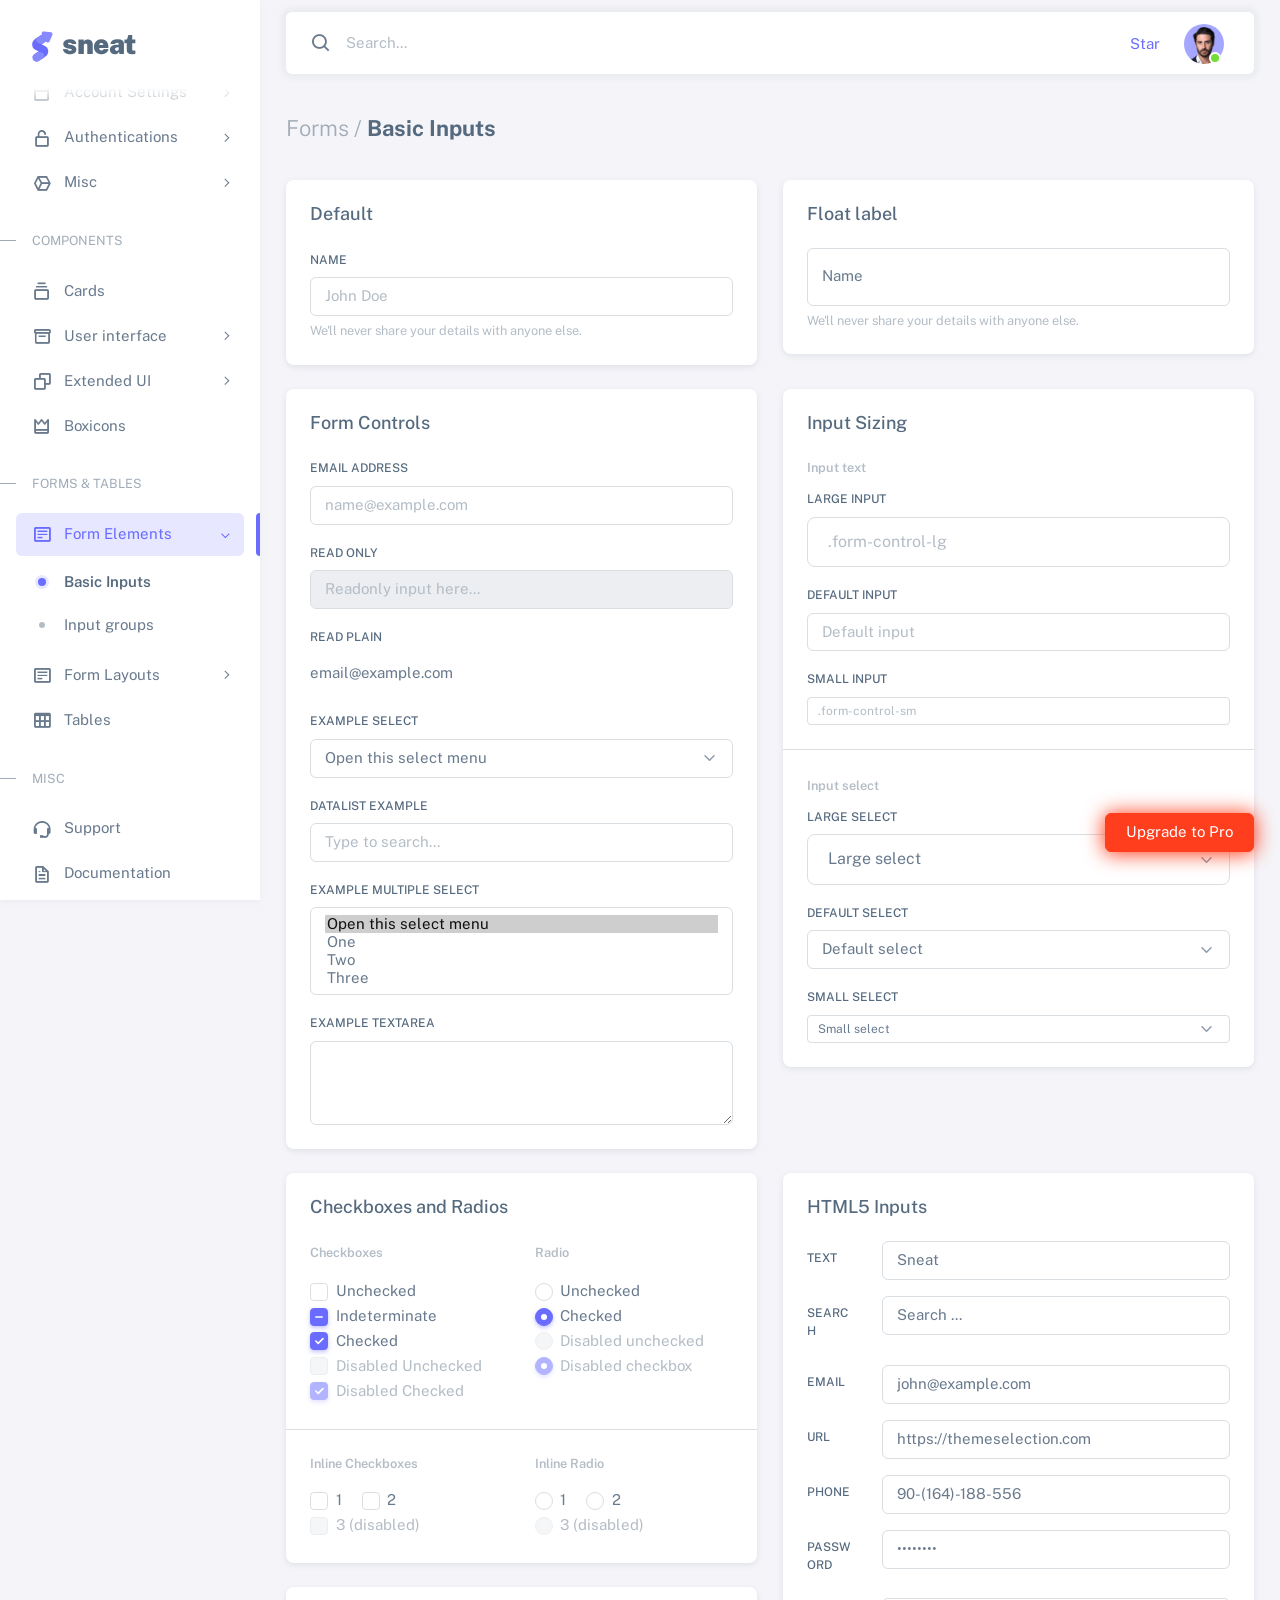
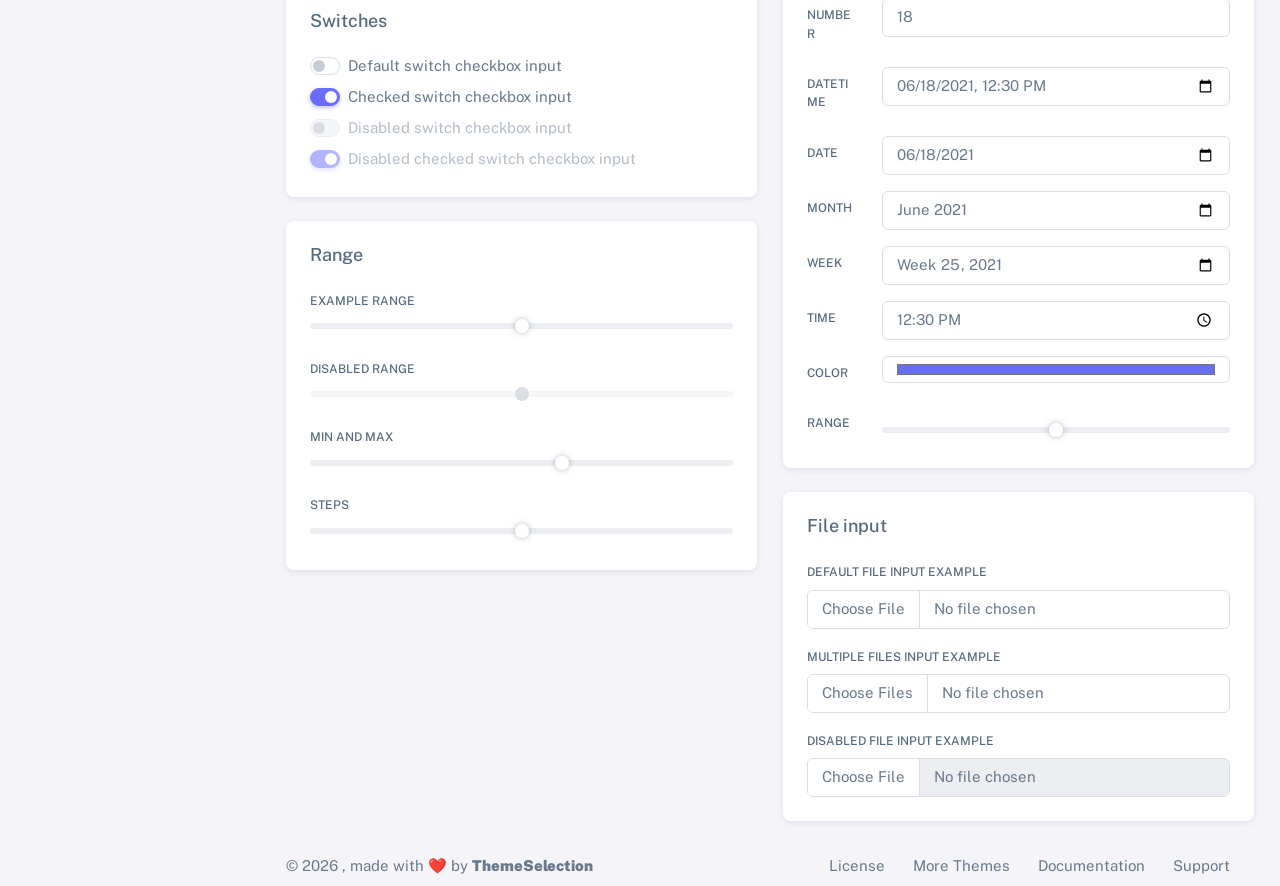
<file: Lab1/src/main/webapp/admin/html/forms-basic-inputs.html>
<!DOCTYPE html>

<html
  lang="en"
  class="light-style layout-menu-fixed"
  dir="ltr"
  data-theme="theme-default"
  data-assets-path="../assets/"
  data-template="vertical-menu-template-free"
>
  <head>
    <meta charset="utf-8" />
    <meta
      name="viewport"
      content="width=device-width, initial-scale=1.0, user-scalable=no, minimum-scale=1.0, maximum-scale=1.0"
    />

    <title>Basic Inputs - Forms | Sneat - Bootstrap 5 HTML Admin Template - Pro</title>

    <meta name="description" content="" />

    <!-- Favicon -->
    <link rel="icon" type="image/x-icon" href="../assets/img/favicon/favicon.ico" />

    <!-- Fonts -->
    <link rel="preconnect" href="https://fonts.googleapis.com" />
    <link rel="preconnect" href="https://fonts.gstatic.com" crossorigin />
    <link
      href="https://fonts.googleapis.com/css2?family=Public+Sans:ital,wght@0,300;0,400;0,500;0,600;0,700;1,300;1,400;1,500;1,600;1,700&display=swap"
      rel="stylesheet"
    />

    <!-- Icons. Uncomment required icon fonts -->
    <link rel="stylesheet" href="../assets/vendor/fonts/boxicons.css" />

    <!-- Core CSS -->
    <link rel="stylesheet" href="../assets/vendor/css/core.css" class="template-customizer-core-css" />
    <link rel="stylesheet" href="../assets/vendor/css/theme-default.css" class="template-customizer-theme-css" />
    <link rel="stylesheet" href="../assets/css/demo.css" />

    <!-- Vendors CSS -->
    <link rel="stylesheet" href="../assets/vendor/libs/perfect-scrollbar/perfect-scrollbar.css" />

    <!-- Page CSS -->

    <!-- Helpers -->
    <script src="../assets/vendor/js/helpers.js"></script>

    <!--! Template customizer & Theme config files MUST be included after core stylesheets and helpers.js in the <head> section -->
    <!--? Config:  Mandatory theme config file contain global vars & default theme options, Set your preferred theme option in this file.  -->
    <script src="../assets/js/config.js"></script>
  </head>

  <body>
    <!-- Layout wrapper -->
    <div class="layout-wrapper layout-content-navbar">
      <div class="layout-container">
        <!-- Menu -->

        <aside id="layout-menu" class="layout-menu menu-vertical menu bg-menu-theme">
          <div class="app-brand demo">
            <a href="index.html" class="app-brand-link">
              <span class="app-brand-logo demo">
                <svg
                  width="25"
                  viewBox="0 0 25 42"
                  version="1.1"
                  xmlns="http://www.w3.org/2000/svg"
                  xmlns:xlink="http://www.w3.org/1999/xlink"
                >
                  <defs>
                    <path
                      d="M13.7918663,0.358365126 L3.39788168,7.44174259 C0.566865006,9.69408886 -0.379795268,12.4788597 0.557900856,15.7960551 C0.68998853,16.2305145 1.09562888,17.7872135 3.12357076,19.2293357 C3.8146334,19.7207684 5.32369333,20.3834223 7.65075054,21.2172976 L7.59773219,21.2525164 L2.63468769,24.5493413 C0.445452254,26.3002124 0.0884951797,28.5083815 1.56381646,31.1738486 C2.83770406,32.8170431 5.20850219,33.2640127 7.09180128,32.5391577 C8.347334,32.0559211 11.4559176,30.0011079 16.4175519,26.3747182 C18.0338572,24.4997857 18.6973423,22.4544883 18.4080071,20.2388261 C17.963753,17.5346866 16.1776345,15.5799961 13.0496516,14.3747546 L10.9194936,13.4715819 L18.6192054,7.984237 L13.7918663,0.358365126 Z"
                      id="path-1"
                    ></path>
                    <path
                      d="M5.47320593,6.00457225 C4.05321814,8.216144 4.36334763,10.0722806 6.40359441,11.5729822 C8.61520715,12.571656 10.0999176,13.2171421 10.8577257,13.5094407 L15.5088241,14.433041 L18.6192054,7.984237 C15.5364148,3.11535317 13.9273018,0.573395879 13.7918663,0.358365126 C13.5790555,0.511491653 10.8061687,2.3935607 5.47320593,6.00457225 Z"
                      id="path-3"
                    ></path>
                    <path
                      d="M7.50063644,21.2294429 L12.3234468,23.3159332 C14.1688022,24.7579751 14.397098,26.4880487 13.008334,28.506154 C11.6195701,30.5242593 10.3099883,31.790241 9.07958868,32.3040991 C5.78142938,33.4346997 4.13234973,34 4.13234973,34 C4.13234973,34 2.75489982,33.0538207 2.37032616e-14,31.1614621 C-0.55822714,27.8186216 -0.55822714,26.0572515 -4.05231404e-15,25.8773518 C0.83734071,25.6075023 2.77988457,22.8248993 3.3049379,22.52991 C3.65497346,22.3332504 5.05353963,21.8997614 7.50063644,21.2294429 Z"
                      id="path-4"
                    ></path>
                    <path
                      d="M20.6,7.13333333 L25.6,13.8 C26.2627417,14.6836556 26.0836556,15.9372583 25.2,16.6 C24.8538077,16.8596443 24.4327404,17 24,17 L14,17 C12.8954305,17 12,16.1045695 12,15 C12,14.5672596 12.1403557,14.1461923 12.4,13.8 L17.4,7.13333333 C18.0627417,6.24967773 19.3163444,6.07059163 20.2,6.73333333 C20.3516113,6.84704183 20.4862915,6.981722 20.6,7.13333333 Z"
                      id="path-5"
                    ></path>
                  </defs>
                  <g id="g-app-brand" stroke="none" stroke-width="1" fill="none" fill-rule="evenodd">
                    <g id="Brand-Logo" transform="translate(-27.000000, -15.000000)">
                      <g id="Icon" transform="translate(27.000000, 15.000000)">
                        <g id="Mask" transform="translate(0.000000, 8.000000)">
                          <mask id="mask-2" fill="white">
                            <use xlink:href="#path-1"></use>
                          </mask>
                          <use fill="#696cff" xlink:href="#path-1"></use>
                          <g id="Path-3" mask="url(#mask-2)">
                            <use fill="#696cff" xlink:href="#path-3"></use>
                            <use fill-opacity="0.2" fill="#FFFFFF" xlink:href="#path-3"></use>
                          </g>
                          <g id="Path-4" mask="url(#mask-2)">
                            <use fill="#696cff" xlink:href="#path-4"></use>
                            <use fill-opacity="0.2" fill="#FFFFFF" xlink:href="#path-4"></use>
                          </g>
                        </g>
                        <g
                          id="Triangle"
                          transform="translate(19.000000, 11.000000) rotate(-300.000000) translate(-19.000000, -11.000000) "
                        >
                          <use fill="#696cff" xlink:href="#path-5"></use>
                          <use fill-opacity="0.2" fill="#FFFFFF" xlink:href="#path-5"></use>
                        </g>
                      </g>
                    </g>
                  </g>
                </svg>
              </span>
              <span class="app-brand-text demo menu-text fw-bolder ms-2">Sneat</span>
            </a>

            <a href="javascript:void(0);" class="layout-menu-toggle menu-link text-large ms-auto d-block d-xl-none">
              <i class="bx bx-chevron-left bx-sm align-middle"></i>
            </a>
          </div>

          <div class="menu-inner-shadow"></div>

          <ul class="menu-inner py-1">
            <!-- Dashboard -->
            <li class="menu-item">
              <a href="index.html" class="menu-link">
                <i class="menu-icon tf-icons bx bx-home-circle"></i>
                <div data-i18n="Analytics">Dashboard</div>
              </a>
            </li>

            <!-- Layouts -->
            <li class="menu-item">
              <a href="javascript:void(0);" class="menu-link menu-toggle">
                <i class="menu-icon tf-icons bx bx-layout"></i>
                <div data-i18n="Layouts">Layouts</div>
              </a>

              <ul class="menu-sub">
                <li class="menu-item">
                  <a href="layouts-without-menu.html" class="menu-link">
                    <div data-i18n="Without menu">Without menu</div>
                  </a>
                </li>
                <li class="menu-item">
                  <a href="layouts-without-navbar.html" class="menu-link">
                    <div data-i18n="Without navbar">Without navbar</div>
                  </a>
                </li>
                <li class="menu-item">
                  <a href="layouts-container.html" class="menu-link">
                    <div data-i18n="Container">Container</div>
                  </a>
                </li>
                <li class="menu-item">
                  <a href="layouts-fluid.html" class="menu-link">
                    <div data-i18n="Fluid">Fluid</div>
                  </a>
                </li>
                <li class="menu-item">
                  <a href="layouts-blank.html" class="menu-link">
                    <div data-i18n="Blank">Blank</div>
                  </a>
                </li>
              </ul>
            </li>

            <li class="menu-header small text-uppercase">
              <span class="menu-header-text">Pages</span>
            </li>
            <li class="menu-item">
              <a href="javascript:void(0);" class="menu-link menu-toggle">
                <i class="menu-icon tf-icons bx bx-dock-top"></i>
                <div data-i18n="Account Settings">Account Settings</div>
              </a>
              <ul class="menu-sub">
                <li class="menu-item">
                  <a href="pages-account-settings-account.html" class="menu-link">
                    <div data-i18n="Account">Account</div>
                  </a>
                </li>
                <li class="menu-item">
                  <a href="pages-account-settings-notifications.html" class="menu-link">
                    <div data-i18n="Notifications">Notifications</div>
                  </a>
                </li>
                <li class="menu-item">
                  <a href="pages-account-settings-connections.html" class="menu-link">
                    <div data-i18n="Connections">Connections</div>
                  </a>
                </li>
              </ul>
            </li>
            <li class="menu-item">
              <a href="javascript:void(0);" class="menu-link menu-toggle">
                <i class="menu-icon tf-icons bx bx-lock-open-alt"></i>
                <div data-i18n="Authentications">Authentications</div>
              </a>
              <ul class="menu-sub">
                <li class="menu-item">
                  <a href="auth-login-basic.html" class="menu-link" target="_blank">
                    <div data-i18n="Basic">Login</div>
                  </a>
                </li>
                <li class="menu-item">
                  <a href="auth-register-basic.html" class="menu-link" target="_blank">
                    <div data-i18n="Basic">Register</div>
                  </a>
                </li>
                <li class="menu-item">
                  <a href="auth-forgot-password-basic.html" class="menu-link" target="_blank">
                    <div data-i18n="Basic">Forgot Password</div>
                  </a>
                </li>
              </ul>
            </li>
            <li class="menu-item">
              <a href="javascript:void(0);" class="menu-link menu-toggle">
                <i class="menu-icon tf-icons bx bx-cube-alt"></i>
                <div data-i18n="Misc">Misc</div>
              </a>
              <ul class="menu-sub">
                <li class="menu-item">
                  <a href="pages-misc-error.html" class="menu-link">
                    <div data-i18n="Error">Error</div>
                  </a>
                </li>
                <li class="menu-item">
                  <a href="pages-misc-under-maintenance.html" class="menu-link">
                    <div data-i18n="Under Maintenance">Under Maintenance</div>
                  </a>
                </li>
              </ul>
            </li>
            <!-- Components -->
            <li class="menu-header small text-uppercase"><span class="menu-header-text">Components</span></li>
            <!-- Cards -->
            <li class="menu-item">
              <a href="cards-basic.html" class="menu-link">
                <i class="menu-icon tf-icons bx bx-collection"></i>
                <div data-i18n="Basic">Cards</div>
              </a>
            </li>
            <!-- User interface -->
            <li class="menu-item">
              <a href="javascript:void(0)" class="menu-link menu-toggle">
                <i class="menu-icon tf-icons bx bx-box"></i>
                <div data-i18n="User interface">User interface</div>
              </a>
              <ul class="menu-sub">
                <li class="menu-item">
                  <a href="ui-accordion.html" class="menu-link">
                    <div data-i18n="Accordion">Accordion</div>
                  </a>
                </li>
                <li class="menu-item">
                  <a href="ui-alerts.html" class="menu-link">
                    <div data-i18n="Alerts">Alerts</div>
                  </a>
                </li>
                <li class="menu-item">
                  <a href="ui-badges.html" class="menu-link">
                    <div data-i18n="Badges">Badges</div>
                  </a>
                </li>
                <li class="menu-item">
                  <a href="ui-buttons.html" class="menu-link">
                    <div data-i18n="Buttons">Buttons</div>
                  </a>
                </li>
                <li class="menu-item">
                  <a href="ui-carousel.html" class="menu-link">
                    <div data-i18n="Carousel">Carousel</div>
                  </a>
                </li>
                <li class="menu-item">
                  <a href="ui-collapse.html" class="menu-link">
                    <div data-i18n="Collapse">Collapse</div>
                  </a>
                </li>
                <li class="menu-item">
                  <a href="ui-dropdowns.html" class="menu-link">
                    <div data-i18n="Dropdowns">Dropdowns</div>
                  </a>
                </li>
                <li class="menu-item">
                  <a href="ui-footer.html" class="menu-link">
                    <div data-i18n="Footer">Footer</div>
                  </a>
                </li>
                <li class="menu-item">
                  <a href="ui-list-groups.html" class="menu-link">
                    <div data-i18n="List Groups">List groups</div>
                  </a>
                </li>
                <li class="menu-item">
                  <a href="ui-modals.html" class="menu-link">
                    <div data-i18n="Modals">Modals</div>
                  </a>
                </li>
                <li class="menu-item">
                  <a href="ui-navbar.html" class="menu-link">
                    <div data-i18n="Navbar">Navbar</div>
                  </a>
                </li>
                <li class="menu-item">
                  <a href="ui-offcanvas.html" class="menu-link">
                    <div data-i18n="Offcanvas">Offcanvas</div>
                  </a>
                </li>
                <li class="menu-item">
                  <a href="ui-pagination-breadcrumbs.html" class="menu-link">
                    <div data-i18n="Pagination &amp; Breadcrumbs">Pagination &amp; Breadcrumbs</div>
                  </a>
                </li>
                <li class="menu-item">
                  <a href="ui-progress.html" class="menu-link">
                    <div data-i18n="Progress">Progress</div>
                  </a>
                </li>
                <li class="menu-item">
                  <a href="ui-spinners.html" class="menu-link">
                    <div data-i18n="Spinners">Spinners</div>
                  </a>
                </li>
                <li class="menu-item">
                  <a href="ui-tabs-pills.html" class="menu-link">
                    <div data-i18n="Tabs &amp; Pills">Tabs &amp; Pills</div>
                  </a>
                </li>
                <li class="menu-item">
                  <a href="ui-toasts.html" class="menu-link">
                    <div data-i18n="Toasts">Toasts</div>
                  </a>
                </li>
                <li class="menu-item">
                  <a href="ui-tooltips-popovers.html" class="menu-link">
                    <div data-i18n="Tooltips & Popovers">Tooltips &amp; popovers</div>
                  </a>
                </li>
                <li class="menu-item">
                  <a href="ui-typography.html" class="menu-link">
                    <div data-i18n="Typography">Typography</div>
                  </a>
                </li>
              </ul>
            </li>

            <!-- Extended components -->
            <li class="menu-item">
              <a href="javascript:void(0)" class="menu-link menu-toggle">
                <i class="menu-icon tf-icons bx bx-copy"></i>
                <div data-i18n="Extended UI">Extended UI</div>
              </a>
              <ul class="menu-sub">
                <li class="menu-item">
                  <a href="extended-ui-perfect-scrollbar.html" class="menu-link">
                    <div data-i18n="Perfect Scrollbar">Perfect scrollbar</div>
                  </a>
                </li>
                <li class="menu-item">
                  <a href="extended-ui-text-divider.html" class="menu-link">
                    <div data-i18n="Text Divider">Text Divider</div>
                  </a>
                </li>
              </ul>
            </li>

            <li class="menu-item">
              <a href="icons-boxicons.html" class="menu-link">
                <i class="menu-icon tf-icons bx bx-crown"></i>
                <div data-i18n="Boxicons">Boxicons</div>
              </a>
            </li>

            <!-- Forms & Tables -->
            <li class="menu-header small text-uppercase"><span class="menu-header-text">Forms &amp; Tables</span></li>
            <!-- Forms -->
            <li class="menu-item active open">
              <a href="javascript:void(0);" class="menu-link menu-toggle">
                <i class="menu-icon tf-icons bx bx-detail"></i>
                <div data-i18n="Form Elements">Form Elements</div>
              </a>
              <ul class="menu-sub">
                <li class="menu-item active">
                  <a href="forms-basic-inputs.html" class="menu-link">
                    <div data-i18n="Basic Inputs">Basic Inputs</div>
                  </a>
                </li>
                <li class="menu-item">
                  <a href="forms-input-groups.html" class="menu-link">
                    <div data-i18n="Input groups">Input groups</div>
                  </a>
                </li>
              </ul>
            </li>
            <li class="menu-item">
              <a href="javascript:void(0);" class="menu-link menu-toggle">
                <i class="menu-icon tf-icons bx bx-detail"></i>
                <div data-i18n="Form Layouts">Form Layouts</div>
              </a>
              <ul class="menu-sub">
                <li class="menu-item">
                  <a href="form-layouts-vertical.html" class="menu-link">
                    <div data-i18n="Vertical Form">Vertical Form</div>
                  </a>
                </li>
                <li class="menu-item">
                  <a href="form-layouts-horizontal.html" class="menu-link">
                    <div data-i18n="Horizontal Form">Horizontal Form</div>
                  </a>
                </li>
              </ul>
            </li>
            <!-- Tables -->
            <li class="menu-item">
              <a href="tables-basic.html" class="menu-link">
                <i class="menu-icon tf-icons bx bx-table"></i>
                <div data-i18n="Tables">Tables</div>
              </a>
            </li>
            <!-- Misc -->
            <li class="menu-header small text-uppercase"><span class="menu-header-text">Misc</span></li>
            <li class="menu-item">
              <a
                href="https://github.com/themeselection/sneat-html-admin-template-free/issues"
                target="_blank"
                class="menu-link"
              >
                <i class="menu-icon tf-icons bx bx-support"></i>
                <div data-i18n="Support">Support</div>
              </a>
            </li>
            <li class="menu-item">
              <a
                href="https://themeselection.com/demo/sneat-bootstrap-html-admin-template/documentation/"
                target="_blank"
                class="menu-link"
              >
                <i class="menu-icon tf-icons bx bx-file"></i>
                <div data-i18n="Documentation">Documentation</div>
              </a>
            </li>
          </ul>
        </aside>
        <!-- / Menu -->

        <!-- Layout container -->
        <div class="layout-page">
          <!-- Navbar -->

          <nav
            class="layout-navbar container-xxl navbar navbar-expand-xl navbar-detached align-items-center bg-navbar-theme"
            id="layout-navbar"
          >
            <div class="layout-menu-toggle navbar-nav align-items-xl-center me-3 me-xl-0 d-xl-none">
              <a class="nav-item nav-link px-0 me-xl-4" href="javascript:void(0)">
                <i class="bx bx-menu bx-sm"></i>
              </a>
            </div>

            <div class="navbar-nav-right d-flex align-items-center" id="navbar-collapse">
              <!-- Search -->
              <div class="navbar-nav align-items-center">
                <div class="nav-item d-flex align-items-center">
                  <i class="bx bx-search fs-4 lh-0"></i>
                  <input
                    type="text"
                    class="form-control border-0 shadow-none"
                    placeholder="Search..."
                    aria-label="Search..."
                  />
                </div>
              </div>
              <!-- /Search -->

              <ul class="navbar-nav flex-row align-items-center ms-auto">
                <!-- Place this tag where you want the button to render. -->
                <li class="nav-item lh-1 me-3">
                  <a
                    class="github-button"
                    href="https://github.com/themeselection/sneat-html-admin-template-free"
                    data-icon="octicon-star"
                    data-size="large"
                    data-show-count="true"
                    aria-label="Star themeselection/sneat-html-admin-template-free on GitHub"
                    >Star</a
                  >
                </li>

                <!-- User -->
                <li class="nav-item navbar-dropdown dropdown-user dropdown">
                  <a class="nav-link dropdown-toggle hide-arrow" href="javascript:void(0);" data-bs-toggle="dropdown">
                    <div class="avatar avatar-online">
                      <img src="../assets/img/avatars/1.png" alt class="w-px-40 h-auto rounded-circle" />
                    </div>
                  </a>
                  <ul class="dropdown-menu dropdown-menu-end">
                    <li>
                      <a class="dropdown-item" href="#">
                        <div class="d-flex">
                          <div class="flex-shrink-0 me-3">
                            <div class="avatar avatar-online">
                              <img src="../assets/img/avatars/1.png" alt class="w-px-40 h-auto rounded-circle" />
                            </div>
                          </div>
                          <div class="flex-grow-1">
                            <span class="fw-semibold d-block">John Doe</span>
                            <small class="text-muted">Admin</small>
                          </div>
                        </div>
                      </a>
                    </li>
                    <li>
                      <div class="dropdown-divider"></div>
                    </li>
                    <li>
                      <a class="dropdown-item" href="#">
                        <i class="bx bx-user me-2"></i>
                        <span class="align-middle">My Profile</span>
                      </a>
                    </li>
                    <li>
                      <a class="dropdown-item" href="#">
                        <i class="bx bx-cog me-2"></i>
                        <span class="align-middle">Settings</span>
                      </a>
                    </li>
                    <li>
                      <a class="dropdown-item" href="#">
                        <span class="d-flex align-items-center align-middle">
                          <i class="flex-shrink-0 bx bx-credit-card me-2"></i>
                          <span class="flex-grow-1 align-middle">Billing</span>
                          <span class="flex-shrink-0 badge badge-center rounded-pill bg-danger w-px-20 h-px-20">4</span>
                        </span>
                      </a>
                    </li>
                    <li>
                      <div class="dropdown-divider"></div>
                    </li>
                    <li>
                      <a class="dropdown-item" href="auth-login-basic.html">
                        <i class="bx bx-power-off me-2"></i>
                        <span class="align-middle">Log Out</span>
                      </a>
                    </li>
                  </ul>
                </li>
                <!--/ User -->
              </ul>
            </div>
          </nav>

          <!-- / Navbar -->

          <!-- Content wrapper -->
          <div class="content-wrapper">
            <!-- Content -->

            <div class="container-xxl flex-grow-1 container-p-y">
              <h4 class="fw-bold py-3 mb-4"><span class="text-muted fw-light">Forms /</span> Basic Inputs</h4>

              <div class="row">
                <div class="col-md-6">
                  <div class="card mb-4">
                    <h5 class="card-header">Default</h5>
                    <div class="card-body">
                      <div>
                        <label for="defaultFormControlInput" class="form-label">Name</label>
                        <input
                          type="text"
                          class="form-control"
                          id="defaultFormControlInput"
                          placeholder="John Doe"
                          aria-describedby="defaultFormControlHelp"
                        />
                        <div id="defaultFormControlHelp" class="form-text">
                          We'll never share your details with anyone else.
                        </div>
                      </div>
                    </div>
                  </div>
                </div>
                <div class="col-md-6">
                  <div class="card mb-4">
                    <h5 class="card-header">Float label</h5>
                    <div class="card-body">
                      <div class="form-floating">
                        <input
                          type="text"
                          class="form-control"
                          id="floatingInput"
                          placeholder="John Doe"
                          aria-describedby="floatingInputHelp"
                        />
                        <label for="floatingInput">Name</label>
                        <div id="floatingInputHelp" class="form-text">
                          We'll never share your details with anyone else.
                        </div>
                      </div>
                    </div>
                  </div>
                </div>

                <!-- Form controls -->
                <div class="col-md-6">
                  <div class="card mb-4">
                    <h5 class="card-header">Form Controls</h5>
                    <div class="card-body">
                      <div class="mb-3">
                        <label for="exampleFormControlInput1" class="form-label">Email address</label>
                        <input
                          type="email"
                          class="form-control"
                          id="exampleFormControlInput1"
                          placeholder="name@example.com"
                        />
                      </div>
                      <div class="mb-3">
                        <label for="exampleFormControlReadOnlyInput1" class="form-label">Read only</label>
                        <input
                          class="form-control"
                          type="text"
                          id="exampleFormControlReadOnlyInput1"
                          placeholder="Readonly input here..."
                          readonly
                        />
                      </div>
                      <div class="mb-3">
                        <label for="exampleFormControlReadOnlyInputPlain1" class="form-label">Read plain</label>
                        <input
                          type="text"
                          readonly
                          class="form-control-plaintext"
                          id="exampleFormControlReadOnlyInputPlain1"
                          value="email@example.com"
                        />
                      </div>
                      <div class="mb-3">
                        <label for="exampleFormControlSelect1" class="form-label">Example select</label>
                        <select class="form-select" id="exampleFormControlSelect1" aria-label="Default select example">
                          <option selected>Open this select menu</option>
                          <option value="1">One</option>
                          <option value="2">Two</option>
                          <option value="3">Three</option>
                        </select>
                      </div>
                      <div class="mb-3">
                        <label for="exampleDataList" class="form-label">Datalist example</label>
                        <input
                          class="form-control"
                          list="datalistOptions"
                          id="exampleDataList"
                          placeholder="Type to search..."
                        />
                        <datalist id="datalistOptions">
                          <option value="San Francisco"></option>
                          <option value="New York"></option>
                          <option value="Seattle"></option>
                          <option value="Los Angeles"></option>
                          <option value="Chicago"></option>
                        </datalist>
                      </div>
                      <div class="mb-3">
                        <label for="exampleFormControlSelect2" class="form-label">Example multiple select</label>
                        <select
                          multiple
                          class="form-select"
                          id="exampleFormControlSelect2"
                          aria-label="Multiple select example"
                        >
                          <option selected>Open this select menu</option>
                          <option value="1">One</option>
                          <option value="2">Two</option>
                          <option value="3">Three</option>
                        </select>
                      </div>
                      <div>
                        <label for="exampleFormControlTextarea1" class="form-label">Example textarea</label>
                        <textarea class="form-control" id="exampleFormControlTextarea1" rows="3"></textarea>
                      </div>
                    </div>
                  </div>
                </div>

                <!-- Input Sizing -->
                <div class="col-md-6">
                  <div class="card mb-4">
                    <h5 class="card-header">Input Sizing</h5>
                    <div class="card-body">
                      <small class="text-light fw-semibold">Input text</small>

                      <div class="mt-2 mb-3">
                        <label for="largeInput" class="form-label">Large input</label>
                        <input
                          id="largeInput"
                          class="form-control form-control-lg"
                          type="text"
                          placeholder=".form-control-lg"
                        />
                      </div>
                      <div class="mb-3">
                        <label for="defaultInput" class="form-label">Default input</label>
                        <input id="defaultInput" class="form-control" type="text" placeholder="Default input" />
                      </div>
                      <div>
                        <label for="smallInput" class="form-label">Small input</label>
                        <input
                          id="smallInput"
                          class="form-control form-control-sm"
                          type="text"
                          placeholder=".form-control-sm"
                        />
                      </div>
                    </div>
                    <hr class="m-0" />
                    <div class="card-body">
                      <small class="text-light fw-semibold">Input select</small>
                      <div class="mt-2 mb-3">
                        <label for="largeSelect" class="form-label">Large select</label>
                        <select id="largeSelect" class="form-select form-select-lg">
                          <option>Large select</option>
                          <option value="1">One</option>
                          <option value="2">Two</option>
                          <option value="3">Three</option>
                        </select>
                      </div>
                      <div class="mb-3">
                        <label for="defaultSelect" class="form-label">Default select</label>
                        <select id="defaultSelect" class="form-select">
                          <option>Default select</option>
                          <option value="1">One</option>
                          <option value="2">Two</option>
                          <option value="3">Three</option>
                        </select>
                      </div>
                      <div>
                        <label for="smallSelect" class="form-label">Small select</label>
                        <select id="smallSelect" class="form-select form-select-sm">
                          <option>Small select</option>
                          <option value="1">One</option>
                          <option value="2">Two</option>
                          <option value="3">Three</option>
                        </select>
                      </div>
                    </div>
                  </div>
                </div>

                <!-- Default Checkboxes and radios & Default checkboxes and radios -->
                <div class="col-xl-6">
                  <div class="card mb-4">
                    <h5 class="card-header">Checkboxes and Radios</h5>
                    <!-- Checkboxes and Radios -->
                    <div class="card-body">
                      <div class="row gy-3">
                        <div class="col-md">
                          <small class="text-light fw-semibold">Checkboxes</small>
                          <div class="form-check mt-3">
                            <input class="form-check-input" type="checkbox" value="" id="defaultCheck1" />
                            <label class="form-check-label" for="defaultCheck1"> Unchecked </label>
                          </div>
                          <div class="form-check">
                            <input class="form-check-input" type="checkbox" value="" id="defaultCheck2" checked />
                            <label class="form-check-label" for="defaultCheck2"> Indeterminate </label>
                          </div>
                          <div class="form-check">
                            <input class="form-check-input" type="checkbox" value="" id="defaultCheck3" checked />
                            <label class="form-check-label" for="defaultCheck3"> Checked </label>
                          </div>
                          <div class="form-check">
                            <input class="form-check-input" type="checkbox" value="" id="disabledCheck1" disabled />
                            <label class="form-check-label" for="disabledCheck1"> Disabled Unchecked </label>
                          </div>
                          <div class="form-check">
                            <input
                              class="form-check-input"
                              type="checkbox"
                              value=""
                              id="disabledCheck2"
                              disabled
                              checked
                            />
                            <label class="form-check-label" for="disabledCheck2"> Disabled Checked </label>
                          </div>
                        </div>
                        <div class="col-md">
                          <small class="text-light fw-semibold">Radio</small>
                          <div class="form-check mt-3">
                            <input
                              name="default-radio-1"
                              class="form-check-input"
                              type="radio"
                              value=""
                              id="defaultRadio1"
                            />
                            <label class="form-check-label" for="defaultRadio1"> Unchecked </label>
                          </div>
                          <div class="form-check">
                            <input
                              name="default-radio-1"
                              class="form-check-input"
                              type="radio"
                              value=""
                              id="defaultRadio2"
                              checked
                            />
                            <label class="form-check-label" for="defaultRadio2"> Checked </label>
                          </div>
                          <div class="form-check">
                            <input class="form-check-input" type="radio" value="" id="disabledRadio1" disabled />
                            <label class="form-check-label" for="disabledRadio1"> Disabled unchecked </label>
                          </div>
                          <div class="form-check">
                            <input
                              class="form-check-input"
                              type="radio"
                              value=""
                              id="disabledRadio2"
                              disabled
                              checked
                            />
                            <label class="form-check-label" for="disabledRadio2"> Disabled checkbox </label>
                          </div>
                        </div>
                      </div>
                    </div>
                    <hr class="m-0" />
                    <!-- Inline Checkboxes -->
                    <div class="card-body">
                      <div class="row gy-3">
                        <div class="col-md">
                          <small class="text-light fw-semibold d-block">Inline Checkboxes</small>
                          <div class="form-check form-check-inline mt-3">
                            <input class="form-check-input" type="checkbox" id="inlineCheckbox1" value="option1" />
                            <label class="form-check-label" for="inlineCheckbox1">1</label>
                          </div>
                          <div class="form-check form-check-inline">
                            <input class="form-check-input" type="checkbox" id="inlineCheckbox2" value="option2" />
                            <label class="form-check-label" for="inlineCheckbox2">2</label>
                          </div>
                          <div class="form-check form-check-inline">
                            <input
                              class="form-check-input"
                              type="checkbox"
                              id="inlineCheckbox3"
                              value="option3"
                              disabled
                            />
                            <label class="form-check-label" for="inlineCheckbox3">3 (disabled)</label>
                          </div>
                        </div>
                        <div class="col-md">
                          <small class="text-light fw-semibold d-block">Inline Radio</small>
                          <div class="form-check form-check-inline mt-3">
                            <input
                              class="form-check-input"
                              type="radio"
                              name="inlineRadioOptions"
                              id="inlineRadio1"
                              value="option1"
                            />
                            <label class="form-check-label" for="inlineRadio1">1</label>
                          </div>
                          <div class="form-check form-check-inline">
                            <input
                              class="form-check-input"
                              type="radio"
                              name="inlineRadioOptions"
                              id="inlineRadio2"
                              value="option2"
                            />
                            <label class="form-check-label" for="inlineRadio2">2</label>
                          </div>
                          <div class="form-check form-check-inline">
                            <input
                              class="form-check-input"
                              type="radio"
                              name="inlineRadioOptions"
                              id="inlineRadio3"
                              value="option3"
                              disabled
                            />
                            <label class="form-check-label" for="inlineRadio3">3 (disabled)</label>
                          </div>
                        </div>
                      </div>
                    </div>
                  </div>

                  <!-- Switches -->
                  <div class="card mb-4">
                    <h5 class="card-header">Switches</h5>
                    <div class="card-body">
                      <div class="form-check form-switch mb-2">
                        <input class="form-check-input" type="checkbox" id="flexSwitchCheckDefault" />
                        <label class="form-check-label" for="flexSwitchCheckDefault"
                          >Default switch checkbox input</label
                        >
                      </div>
                      <div class="form-check form-switch mb-2">
                        <input class="form-check-input" type="checkbox" id="flexSwitchCheckChecked" checked />
                        <label class="form-check-label" for="flexSwitchCheckChecked"
                          >Checked switch checkbox input</label
                        >
                      </div>
                      <div class="form-check form-switch mb-2">
                        <input class="form-check-input" type="checkbox" id="flexSwitchCheckDisabled" disabled />
                        <label class="form-check-label" for="flexSwitchCheckDisabled"
                          >Disabled switch checkbox input</label
                        >
                      </div>
                      <div class="form-check form-switch">
                        <input
                          class="form-check-input"
                          type="checkbox"
                          id="flexSwitchCheckCheckedDisabled"
                          checked
                          disabled
                        />
                        <label class="form-check-label" for="flexSwitchCheckCheckedDisabled"
                          >Disabled checked switch checkbox input</label
                        >
                      </div>
                    </div>
                  </div>

                  <!-- Range -->
                  <div class="card mb-4 mb-xl-0">
                    <h5 class="card-header">Range</h5>
                    <div class="card-body">
                      <div class="mb-3">
                        <label for="formRange1" class="form-label">Example range</label>
                        <input type="range" class="form-range" id="formRange1" />
                      </div>
                      <div class="mb-3">
                        <label for="disabledRange" class="form-label">Disabled range</label>
                        <input type="range" class="form-range" id="disabledRange" disabled />
                      </div>
                      <div class="mb-3">
                        <label for="formRange2" class="form-label">Min and max</label>
                        <input type="range" class="form-range" min="0" max="5" id="formRange2" />
                      </div>
                      <div>
                        <label for="formRange3" class="form-label">Steps</label>
                        <input type="range" class="form-range" min="0" max="5" step="0.5" id="formRange3" />
                      </div>
                    </div>
                  </div>
                </div>

                <div class="col-xl-6">
                  <!-- HTML5 Inputs -->
                  <div class="card mb-4">
                    <h5 class="card-header">HTML5 Inputs</h5>
                    <div class="card-body">
                      <div class="mb-3 row">
                        <label for="html5-text-input" class="col-md-2 col-form-label">Text</label>
                        <div class="col-md-10">
                          <input class="form-control" type="text" value="Sneat" id="html5-text-input" />
                        </div>
                      </div>
                      <div class="mb-3 row">
                        <label for="html5-search-input" class="col-md-2 col-form-label">Search</label>
                        <div class="col-md-10">
                          <input class="form-control" type="search" value="Search ..." id="html5-search-input" />
                        </div>
                      </div>
                      <div class="mb-3 row">
                        <label for="html5-email-input" class="col-md-2 col-form-label">Email</label>
                        <div class="col-md-10">
                          <input class="form-control" type="email" value="john@example.com" id="html5-email-input" />
                        </div>
                      </div>
                      <div class="mb-3 row">
                        <label for="html5-url-input" class="col-md-2 col-form-label">URL</label>
                        <div class="col-md-10">
                          <input
                            class="form-control"
                            type="url"
                            value="https://themeselection.com"
                            id="html5-url-input"
                          />
                        </div>
                      </div>
                      <div class="mb-3 row">
                        <label for="html5-tel-input" class="col-md-2 col-form-label">Phone</label>
                        <div class="col-md-10">
                          <input class="form-control" type="tel" value="90-(164)-188-556" id="html5-tel-input" />
                        </div>
                      </div>
                      <div class="mb-3 row">
                        <label for="html5-password-input" class="col-md-2 col-form-label">Password</label>
                        <div class="col-md-10">
                          <input class="form-control" type="password" value="password" id="html5-password-input" />
                        </div>
                      </div>
                      <div class="mb-3 row">
                        <label for="html5-number-input" class="col-md-2 col-form-label">Number</label>
                        <div class="col-md-10">
                          <input class="form-control" type="number" value="18" id="html5-number-input" />
                        </div>
                      </div>
                      <div class="mb-3 row">
                        <label for="html5-datetime-local-input" class="col-md-2 col-form-label">Datetime</label>
                        <div class="col-md-10">
                          <input
                            class="form-control"
                            type="datetime-local"
                            value="2021-06-18T12:30:00"
                            id="html5-datetime-local-input"
                          />
                        </div>
                      </div>
                      <div class="mb-3 row">
                        <label for="html5-date-input" class="col-md-2 col-form-label">Date</label>
                        <div class="col-md-10">
                          <input class="form-control" type="date" value="2021-06-18" id="html5-date-input" />
                        </div>
                      </div>
                      <div class="mb-3 row">
                        <label for="html5-month-input" class="col-md-2 col-form-label">Month</label>
                        <div class="col-md-10">
                          <input class="form-control" type="month" value="2021-06" id="html5-month-input" />
                        </div>
                      </div>
                      <div class="mb-3 row">
                        <label for="html5-week-input" class="col-md-2 col-form-label">Week</label>
                        <div class="col-md-10">
                          <input class="form-control" type="week" value="2021-W25" id="html5-week-input" />
                        </div>
                      </div>
                      <div class="mb-3 row">
                        <label for="html5-time-input" class="col-md-2 col-form-label">Time</label>
                        <div class="col-md-10">
                          <input class="form-control" type="time" value="12:30:00" id="html5-time-input" />
                        </div>
                      </div>
                      <div class="mb-3 row">
                        <label for="html5-color-input" class="col-md-2 col-form-label">Color</label>
                        <div class="col-md-10">
                          <input class="form-control" type="color" value="#666EE8" id="html5-color-input" />
                        </div>
                      </div>
                      <div class="row">
                        <label for="html5-range" class="col-md-2 col-form-label">Range</label>
                        <div class="col-md-10">
                          <input type="range" class="form-range mt-3" id="html5-range" />
                        </div>
                      </div>
                    </div>
                  </div>

                  <!-- File input -->
                  <div class="card">
                    <h5 class="card-header">File input</h5>
                    <div class="card-body">
                      <div class="mb-3">
                        <label for="formFile" class="form-label">Default file input example</label>
                        <input class="form-control" type="file" id="formFile" />
                      </div>
                      <div class="mb-3">
                        <label for="formFileMultiple" class="form-label">Multiple files input example</label>
                        <input class="form-control" type="file" id="formFileMultiple" multiple />
                      </div>
                      <div>
                        <label for="formFileDisabled" class="form-label">Disabled file input example</label>
                        <input class="form-control" type="file" id="formFileDisabled" disabled />
                      </div>
                    </div>
                  </div>
                </div>
              </div>
            </div>
            <!-- / Content -->

            <!-- Footer -->
            <footer class="content-footer footer bg-footer-theme">
              <div class="container-xxl d-flex flex-wrap justify-content-between py-2 flex-md-row flex-column">
                <div class="mb-2 mb-md-0">
                  ©
                  <script>
                    document.write(new Date().getFullYear());
                  </script>
                  , made with ❤️ by
                  <a href="https://themeselection.com" target="_blank" class="footer-link fw-bolder">ThemeSelection</a>
                </div>
                <div>
                  <a href="https://themeselection.com/license/" class="footer-link me-4" target="_blank">License</a>
                  <a href="https://themeselection.com/" target="_blank" class="footer-link me-4">More Themes</a>

                  <a
                    href="https://themeselection.com/demo/sneat-bootstrap-html-admin-template/documentation/"
                    target="_blank"
                    class="footer-link me-4"
                    >Documentation</a
                  >

                  <a
                    href="https://github.com/themeselection/sneat-html-admin-template-free/issues"
                    target="_blank"
                    class="footer-link me-4"
                    >Support</a
                  >
                </div>
              </div>
            </footer>
            <!-- / Footer -->

            <div class="content-backdrop fade"></div>
          </div>
          <!-- Content wrapper -->
        </div>
        <!-- / Layout page -->
      </div>

      <!-- Overlay -->
      <div class="layout-overlay layout-menu-toggle"></div>
    </div>
    <!-- / Layout wrapper -->

    <div class="buy-now">
      <a
        href="https://themeselection.com/products/sneat-bootstrap-html-admin-template/"
        target="_blank"
        class="btn btn-danger btn-buy-now"
        >Upgrade to Pro</a
      >
    </div>

    <!-- Core JS -->
    <!-- build:js assets/vendor/js/core.js -->
    <script src="../assets/vendor/libs/jquery/jquery.js"></script>
    <script src="../assets/vendor/libs/popper/popper.js"></script>
    <script src="../assets/vendor/js/bootstrap.js"></script>
    <script src="../assets/vendor/libs/perfect-scrollbar/perfect-scrollbar.js"></script>

    <script src="../assets/vendor/js/menu.js"></script>
    <!-- endbuild -->

    <!-- Vendors JS -->

    <!-- Main JS -->
    <script src="../assets/js/main.js"></script>

    <!-- Page JS -->

    <script src="../assets/js/form-basic-inputs.js"></script>

    <!-- Place this tag in your head or just before your close body tag. -->
    <script async defer src="https://buttons.github.io/buttons.js"></script>
  </body>
</html>
</file>
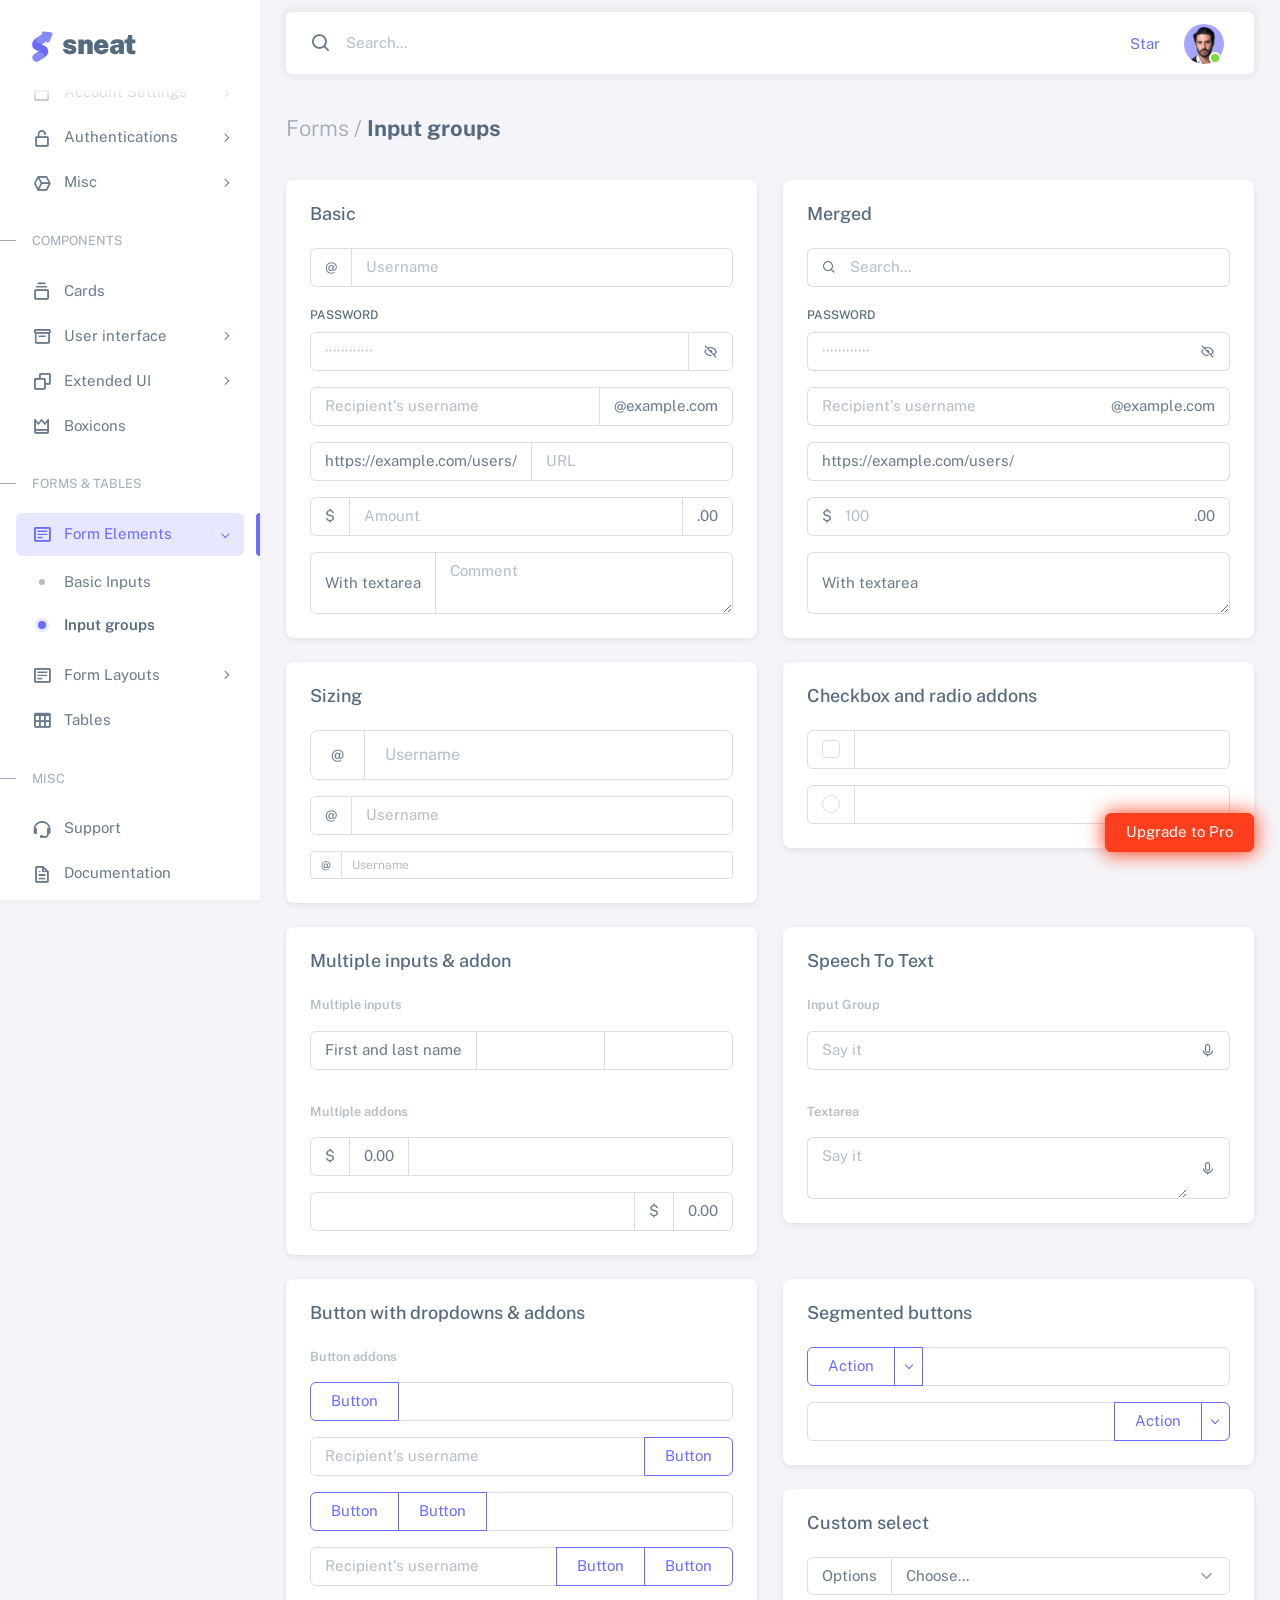
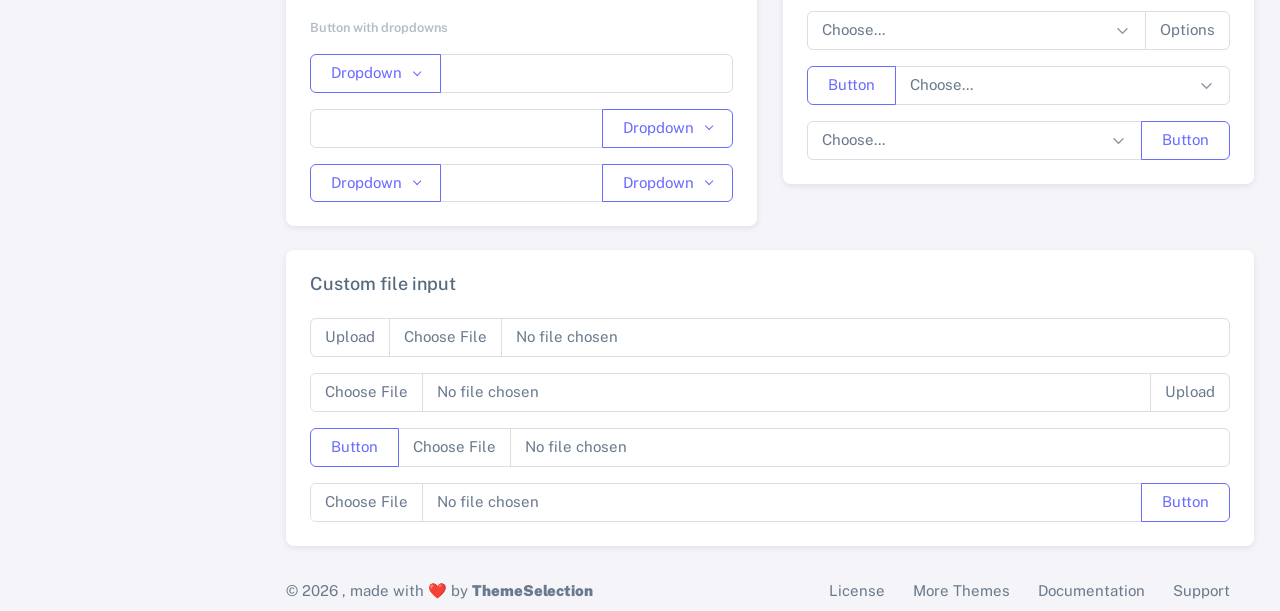
<file: Lab1/src/main/webapp/admin/html/forms-input-groups.html>
<!DOCTYPE html>

<html
  lang="en"
  class="light-style layout-menu-fixed"
  dir="ltr"
  data-theme="theme-default"
  data-assets-path="../assets/"
  data-template="vertical-menu-template-free"
>
  <head>
    <meta charset="utf-8" />
    <meta
      name="viewport"
      content="width=device-width, initial-scale=1.0, user-scalable=no, minimum-scale=1.0, maximum-scale=1.0"
    />

    <title>Input groups - Forms | Sneat - Bootstrap 5 HTML Admin Template - Pro</title>

    <meta name="description" content="" />

    <!-- Favicon -->
    <link rel="icon" type="image/x-icon" href="../assets/img/favicon/favicon.ico" />

    <!-- Fonts -->
    <link rel="preconnect" href="https://fonts.googleapis.com" />
    <link rel="preconnect" href="https://fonts.gstatic.com" crossorigin />
    <link
      href="https://fonts.googleapis.com/css2?family=Public+Sans:ital,wght@0,300;0,400;0,500;0,600;0,700;1,300;1,400;1,500;1,600;1,700&display=swap"
      rel="stylesheet"
    />

    <!-- Icons. Uncomment required icon fonts -->
    <link rel="stylesheet" href="../assets/vendor/fonts/boxicons.css" />

    <!-- Core CSS -->
    <link rel="stylesheet" href="../assets/vendor/css/core.css" class="template-customizer-core-css" />
    <link rel="stylesheet" href="../assets/vendor/css/theme-default.css" class="template-customizer-theme-css" />
    <link rel="stylesheet" href="../assets/css/demo.css" />

    <!-- Vendors CSS -->
    <link rel="stylesheet" href="../assets/vendor/libs/perfect-scrollbar/perfect-scrollbar.css" />

    <!-- Page CSS -->

    <!-- Helpers -->
    <script src="../assets/vendor/js/helpers.js"></script>

    <!--! Template customizer & Theme config files MUST be included after core stylesheets and helpers.js in the <head> section -->
    <!--? Config:  Mandatory theme config file contain global vars & default theme options, Set your preferred theme option in this file.  -->
    <script src="../assets/js/config.js"></script>
  </head>

  <body>
    <!-- Layout wrapper -->
    <div class="layout-wrapper layout-content-navbar">
      <div class="layout-container">
        <!-- Menu -->

        <aside id="layout-menu" class="layout-menu menu-vertical menu bg-menu-theme">
          <div class="app-brand demo">
            <a href="index.html" class="app-brand-link">
              <span class="app-brand-logo demo">
                <svg
                  width="25"
                  viewBox="0 0 25 42"
                  version="1.1"
                  xmlns="http://www.w3.org/2000/svg"
                  xmlns:xlink="http://www.w3.org/1999/xlink"
                >
                  <defs>
                    <path
                      d="M13.7918663,0.358365126 L3.39788168,7.44174259 C0.566865006,9.69408886 -0.379795268,12.4788597 0.557900856,15.7960551 C0.68998853,16.2305145 1.09562888,17.7872135 3.12357076,19.2293357 C3.8146334,19.7207684 5.32369333,20.3834223 7.65075054,21.2172976 L7.59773219,21.2525164 L2.63468769,24.5493413 C0.445452254,26.3002124 0.0884951797,28.5083815 1.56381646,31.1738486 C2.83770406,32.8170431 5.20850219,33.2640127 7.09180128,32.5391577 C8.347334,32.0559211 11.4559176,30.0011079 16.4175519,26.3747182 C18.0338572,24.4997857 18.6973423,22.4544883 18.4080071,20.2388261 C17.963753,17.5346866 16.1776345,15.5799961 13.0496516,14.3747546 L10.9194936,13.4715819 L18.6192054,7.984237 L13.7918663,0.358365126 Z"
                      id="path-1"
                    ></path>
                    <path
                      d="M5.47320593,6.00457225 C4.05321814,8.216144 4.36334763,10.0722806 6.40359441,11.5729822 C8.61520715,12.571656 10.0999176,13.2171421 10.8577257,13.5094407 L15.5088241,14.433041 L18.6192054,7.984237 C15.5364148,3.11535317 13.9273018,0.573395879 13.7918663,0.358365126 C13.5790555,0.511491653 10.8061687,2.3935607 5.47320593,6.00457225 Z"
                      id="path-3"
                    ></path>
                    <path
                      d="M7.50063644,21.2294429 L12.3234468,23.3159332 C14.1688022,24.7579751 14.397098,26.4880487 13.008334,28.506154 C11.6195701,30.5242593 10.3099883,31.790241 9.07958868,32.3040991 C5.78142938,33.4346997 4.13234973,34 4.13234973,34 C4.13234973,34 2.75489982,33.0538207 2.37032616e-14,31.1614621 C-0.55822714,27.8186216 -0.55822714,26.0572515 -4.05231404e-15,25.8773518 C0.83734071,25.6075023 2.77988457,22.8248993 3.3049379,22.52991 C3.65497346,22.3332504 5.05353963,21.8997614 7.50063644,21.2294429 Z"
                      id="path-4"
                    ></path>
                    <path
                      d="M20.6,7.13333333 L25.6,13.8 C26.2627417,14.6836556 26.0836556,15.9372583 25.2,16.6 C24.8538077,16.8596443 24.4327404,17 24,17 L14,17 C12.8954305,17 12,16.1045695 12,15 C12,14.5672596 12.1403557,14.1461923 12.4,13.8 L17.4,7.13333333 C18.0627417,6.24967773 19.3163444,6.07059163 20.2,6.73333333 C20.3516113,6.84704183 20.4862915,6.981722 20.6,7.13333333 Z"
                      id="path-5"
                    ></path>
                  </defs>
                  <g id="g-app-brand" stroke="none" stroke-width="1" fill="none" fill-rule="evenodd">
                    <g id="Brand-Logo" transform="translate(-27.000000, -15.000000)">
                      <g id="Icon" transform="translate(27.000000, 15.000000)">
                        <g id="Mask" transform="translate(0.000000, 8.000000)">
                          <mask id="mask-2" fill="white">
                            <use xlink:href="#path-1"></use>
                          </mask>
                          <use fill="#696cff" xlink:href="#path-1"></use>
                          <g id="Path-3" mask="url(#mask-2)">
                            <use fill="#696cff" xlink:href="#path-3"></use>
                            <use fill-opacity="0.2" fill="#FFFFFF" xlink:href="#path-3"></use>
                          </g>
                          <g id="Path-4" mask="url(#mask-2)">
                            <use fill="#696cff" xlink:href="#path-4"></use>
                            <use fill-opacity="0.2" fill="#FFFFFF" xlink:href="#path-4"></use>
                          </g>
                        </g>
                        <g
                          id="Triangle"
                          transform="translate(19.000000, 11.000000) rotate(-300.000000) translate(-19.000000, -11.000000) "
                        >
                          <use fill="#696cff" xlink:href="#path-5"></use>
                          <use fill-opacity="0.2" fill="#FFFFFF" xlink:href="#path-5"></use>
                        </g>
                      </g>
                    </g>
                  </g>
                </svg>
              </span>
              <span class="app-brand-text demo menu-text fw-bolder ms-2">Sneat</span>
            </a>

            <a href="javascript:void(0);" class="layout-menu-toggle menu-link text-large ms-auto d-block d-xl-none">
              <i class="bx bx-chevron-left bx-sm align-middle"></i>
            </a>
          </div>

          <div class="menu-inner-shadow"></div>

          <ul class="menu-inner py-1">
            <!-- Dashboard -->
            <li class="menu-item">
              <a href="index.html" class="menu-link">
                <i class="menu-icon tf-icons bx bx-home-circle"></i>
                <div data-i18n="Analytics">Dashboard</div>
              </a>
            </li>

            <!-- Layouts -->
            <li class="menu-item">
              <a href="javascript:void(0);" class="menu-link menu-toggle">
                <i class="menu-icon tf-icons bx bx-layout"></i>
                <div data-i18n="Layouts">Layouts</div>
              </a>

              <ul class="menu-sub">
                <li class="menu-item">
                  <a href="layouts-without-menu.html" class="menu-link">
                    <div data-i18n="Without menu">Without menu</div>
                  </a>
                </li>
                <li class="menu-item">
                  <a href="layouts-without-navbar.html" class="menu-link">
                    <div data-i18n="Without navbar">Without navbar</div>
                  </a>
                </li>
                <li class="menu-item">
                  <a href="layouts-container.html" class="menu-link">
                    <div data-i18n="Container">Container</div>
                  </a>
                </li>
                <li class="menu-item">
                  <a href="layouts-fluid.html" class="menu-link">
                    <div data-i18n="Fluid">Fluid</div>
                  </a>
                </li>
                <li class="menu-item">
                  <a href="layouts-blank.html" class="menu-link">
                    <div data-i18n="Blank">Blank</div>
                  </a>
                </li>
              </ul>
            </li>

            <li class="menu-header small text-uppercase">
              <span class="menu-header-text">Pages</span>
            </li>
            <li class="menu-item">
              <a href="javascript:void(0);" class="menu-link menu-toggle">
                <i class="menu-icon tf-icons bx bx-dock-top"></i>
                <div data-i18n="Account Settings">Account Settings</div>
              </a>
              <ul class="menu-sub">
                <li class="menu-item">
                  <a href="pages-account-settings-account.html" class="menu-link">
                    <div data-i18n="Account">Account</div>
                  </a>
                </li>
                <li class="menu-item">
                  <a href="pages-account-settings-notifications.html" class="menu-link">
                    <div data-i18n="Notifications">Notifications</div>
                  </a>
                </li>
                <li class="menu-item">
                  <a href="pages-account-settings-connections.html" class="menu-link">
                    <div data-i18n="Connections">Connections</div>
                  </a>
                </li>
              </ul>
            </li>
            <li class="menu-item">
              <a href="javascript:void(0);" class="menu-link menu-toggle">
                <i class="menu-icon tf-icons bx bx-lock-open-alt"></i>
                <div data-i18n="Authentications">Authentications</div>
              </a>
              <ul class="menu-sub">
                <li class="menu-item">
                  <a href="auth-login-basic.html" class="menu-link" target="_blank">
                    <div data-i18n="Basic">Login</div>
                  </a>
                </li>
                <li class="menu-item">
                  <a href="auth-register-basic.html" class="menu-link" target="_blank">
                    <div data-i18n="Basic">Register</div>
                  </a>
                </li>
                <li class="menu-item">
                  <a href="auth-forgot-password-basic.html" class="menu-link" target="_blank">
                    <div data-i18n="Basic">Forgot Password</div>
                  </a>
                </li>
              </ul>
            </li>
            <li class="menu-item">
              <a href="javascript:void(0);" class="menu-link menu-toggle">
                <i class="menu-icon tf-icons bx bx-cube-alt"></i>
                <div data-i18n="Misc">Misc</div>
              </a>
              <ul class="menu-sub">
                <li class="menu-item">
                  <a href="pages-misc-error.html" class="menu-link">
                    <div data-i18n="Error">Error</div>
                  </a>
                </li>
                <li class="menu-item">
                  <a href="pages-misc-under-maintenance.html" class="menu-link">
                    <div data-i18n="Under Maintenance">Under Maintenance</div>
                  </a>
                </li>
              </ul>
            </li>
            <!-- Components -->
            <li class="menu-header small text-uppercase"><span class="menu-header-text">Components</span></li>
            <!-- Cards -->
            <li class="menu-item">
              <a href="cards-basic.html" class="menu-link">
                <i class="menu-icon tf-icons bx bx-collection"></i>
                <div data-i18n="Basic">Cards</div>
              </a>
            </li>
            <!-- User interface -->
            <li class="menu-item">
              <a href="javascript:void(0)" class="menu-link menu-toggle">
                <i class="menu-icon tf-icons bx bx-box"></i>
                <div data-i18n="User interface">User interface</div>
              </a>
              <ul class="menu-sub">
                <li class="menu-item">
                  <a href="ui-accordion.html" class="menu-link">
                    <div data-i18n="Accordion">Accordion</div>
                  </a>
                </li>
                <li class="menu-item">
                  <a href="ui-alerts.html" class="menu-link">
                    <div data-i18n="Alerts">Alerts</div>
                  </a>
                </li>
                <li class="menu-item">
                  <a href="ui-badges.html" class="menu-link">
                    <div data-i18n="Badges">Badges</div>
                  </a>
                </li>
                <li class="menu-item">
                  <a href="ui-buttons.html" class="menu-link">
                    <div data-i18n="Buttons">Buttons</div>
                  </a>
                </li>
                <li class="menu-item">
                  <a href="ui-carousel.html" class="menu-link">
                    <div data-i18n="Carousel">Carousel</div>
                  </a>
                </li>
                <li class="menu-item">
                  <a href="ui-collapse.html" class="menu-link">
                    <div data-i18n="Collapse">Collapse</div>
                  </a>
                </li>
                <li class="menu-item">
                  <a href="ui-dropdowns.html" class="menu-link">
                    <div data-i18n="Dropdowns">Dropdowns</div>
                  </a>
                </li>
                <li class="menu-item">
                  <a href="ui-footer.html" class="menu-link">
                    <div data-i18n="Footer">Footer</div>
                  </a>
                </li>
                <li class="menu-item">
                  <a href="ui-list-groups.html" class="menu-link">
                    <div data-i18n="List Groups">List groups</div>
                  </a>
                </li>
                <li class="menu-item">
                  <a href="ui-modals.html" class="menu-link">
                    <div data-i18n="Modals">Modals</div>
                  </a>
                </li>
                <li class="menu-item">
                  <a href="ui-navbar.html" class="menu-link">
                    <div data-i18n="Navbar">Navbar</div>
                  </a>
                </li>
                <li class="menu-item">
                  <a href="ui-offcanvas.html" class="menu-link">
                    <div data-i18n="Offcanvas">Offcanvas</div>
                  </a>
                </li>
                <li class="menu-item">
                  <a href="ui-pagination-breadcrumbs.html" class="menu-link">
                    <div data-i18n="Pagination &amp; Breadcrumbs">Pagination &amp; Breadcrumbs</div>
                  </a>
                </li>
                <li class="menu-item">
                  <a href="ui-progress.html" class="menu-link">
                    <div data-i18n="Progress">Progress</div>
                  </a>
                </li>
                <li class="menu-item">
                  <a href="ui-spinners.html" class="menu-link">
                    <div data-i18n="Spinners">Spinners</div>
                  </a>
                </li>
                <li class="menu-item">
                  <a href="ui-tabs-pills.html" class="menu-link">
                    <div data-i18n="Tabs &amp; Pills">Tabs &amp; Pills</div>
                  </a>
                </li>
                <li class="menu-item">
                  <a href="ui-toasts.html" class="menu-link">
                    <div data-i18n="Toasts">Toasts</div>
                  </a>
                </li>
                <li class="menu-item">
                  <a href="ui-tooltips-popovers.html" class="menu-link">
                    <div data-i18n="Tooltips & Popovers">Tooltips &amp; popovers</div>
                  </a>
                </li>
                <li class="menu-item">
                  <a href="ui-typography.html" class="menu-link">
                    <div data-i18n="Typography">Typography</div>
                  </a>
                </li>
              </ul>
            </li>

            <!-- Extended components -->
            <li class="menu-item">
              <a href="javascript:void(0)" class="menu-link menu-toggle">
                <i class="menu-icon tf-icons bx bx-copy"></i>
                <div data-i18n="Extended UI">Extended UI</div>
              </a>
              <ul class="menu-sub">
                <li class="menu-item">
                  <a href="extended-ui-perfect-scrollbar.html" class="menu-link">
                    <div data-i18n="Perfect Scrollbar">Perfect scrollbar</div>
                  </a>
                </li>
                <li class="menu-item">
                  <a href="extended-ui-text-divider.html" class="menu-link">
                    <div data-i18n="Text Divider">Text Divider</div>
                  </a>
                </li>
              </ul>
            </li>

            <li class="menu-item">
              <a href="icons-boxicons.html" class="menu-link">
                <i class="menu-icon tf-icons bx bx-crown"></i>
                <div data-i18n="Boxicons">Boxicons</div>
              </a>
            </li>

            <!-- Forms & Tables -->
            <li class="menu-header small text-uppercase"><span class="menu-header-text">Forms &amp; Tables</span></li>
            <!-- Forms -->
            <li class="menu-item active open">
              <a href="javascript:void(0);" class="menu-link menu-toggle">
                <i class="menu-icon tf-icons bx bx-detail"></i>
                <div data-i18n="Form Elements">Form Elements</div>
              </a>
              <ul class="menu-sub">
                <li class="menu-item">
                  <a href="forms-basic-inputs.html" class="menu-link">
                    <div data-i18n="Basic Inputs">Basic Inputs</div>
                  </a>
                </li>
                <li class="menu-item active">
                  <a href="forms-input-groups.html" class="menu-link">
                    <div data-i18n="Input groups">Input groups</div>
                  </a>
                </li>
              </ul>
            </li>
            <li class="menu-item">
              <a href="javascript:void(0);" class="menu-link menu-toggle">
                <i class="menu-icon tf-icons bx bx-detail"></i>
                <div data-i18n="Form Layouts">Form Layouts</div>
              </a>
              <ul class="menu-sub">
                <li class="menu-item">
                  <a href="form-layouts-vertical.html" class="menu-link">
                    <div data-i18n="Vertical Form">Vertical Form</div>
                  </a>
                </li>
                <li class="menu-item">
                  <a href="form-layouts-horizontal.html" class="menu-link">
                    <div data-i18n="Horizontal Form">Horizontal Form</div>
                  </a>
                </li>
              </ul>
            </li>
            <!-- Tables -->
            <li class="menu-item">
              <a href="tables-basic.html" class="menu-link">
                <i class="menu-icon tf-icons bx bx-table"></i>
                <div data-i18n="Tables">Tables</div>
              </a>
            </li>
            <!-- Misc -->
            <li class="menu-header small text-uppercase"><span class="menu-header-text">Misc</span></li>
            <li class="menu-item">
              <a
                href="https://github.com/themeselection/sneat-html-admin-template-free/issues"
                target="_blank"
                class="menu-link"
              >
                <i class="menu-icon tf-icons bx bx-support"></i>
                <div data-i18n="Support">Support</div>
              </a>
            </li>
            <li class="menu-item">
              <a
                href="https://themeselection.com/demo/sneat-bootstrap-html-admin-template/documentation/"
                target="_blank"
                class="menu-link"
              >
                <i class="menu-icon tf-icons bx bx-file"></i>
                <div data-i18n="Documentation">Documentation</div>
              </a>
            </li>
          </ul>
        </aside>
        <!-- / Menu -->

        <!-- Layout container -->
        <div class="layout-page">
          <!-- Navbar -->

          <nav
            class="layout-navbar container-xxl navbar navbar-expand-xl navbar-detached align-items-center bg-navbar-theme"
            id="layout-navbar"
          >
            <div class="layout-menu-toggle navbar-nav align-items-xl-center me-3 me-xl-0 d-xl-none">
              <a class="nav-item nav-link px-0 me-xl-4" href="javascript:void(0)">
                <i class="bx bx-menu bx-sm"></i>
              </a>
            </div>

            <div class="navbar-nav-right d-flex align-items-center" id="navbar-collapse">
              <!-- Search -->
              <div class="navbar-nav align-items-center">
                <div class="nav-item d-flex align-items-center">
                  <i class="bx bx-search fs-4 lh-0"></i>
                  <input
                    type="text"
                    class="form-control border-0 shadow-none"
                    placeholder="Search..."
                    aria-label="Search..."
                  />
                </div>
              </div>
              <!-- /Search -->

              <ul class="navbar-nav flex-row align-items-center ms-auto">
                <!-- Place this tag where you want the button to render. -->
                <li class="nav-item lh-1 me-3">
                  <a
                    class="github-button"
                    href="https://github.com/themeselection/sneat-html-admin-template-free"
                    data-icon="octicon-star"
                    data-size="large"
                    data-show-count="true"
                    aria-label="Star themeselection/sneat-html-admin-template-free on GitHub"
                    >Star</a
                  >
                </li>

                <!-- User -->
                <li class="nav-item navbar-dropdown dropdown-user dropdown">
                  <a class="nav-link dropdown-toggle hide-arrow" href="javascript:void(0);" data-bs-toggle="dropdown">
                    <div class="avatar avatar-online">
                      <img src="../assets/img/avatars/1.png" alt class="w-px-40 h-auto rounded-circle" />
                    </div>
                  </a>
                  <ul class="dropdown-menu dropdown-menu-end">
                    <li>
                      <a class="dropdown-item" href="#">
                        <div class="d-flex">
                          <div class="flex-shrink-0 me-3">
                            <div class="avatar avatar-online">
                              <img src="../assets/img/avatars/1.png" alt class="w-px-40 h-auto rounded-circle" />
                            </div>
                          </div>
                          <div class="flex-grow-1">
                            <span class="fw-semibold d-block">John Doe</span>
                            <small class="text-muted">Admin</small>
                          </div>
                        </div>
                      </a>
                    </li>
                    <li>
                      <div class="dropdown-divider"></div>
                    </li>
                    <li>
                      <a class="dropdown-item" href="#">
                        <i class="bx bx-user me-2"></i>
                        <span class="align-middle">My Profile</span>
                      </a>
                    </li>
                    <li>
                      <a class="dropdown-item" href="#">
                        <i class="bx bx-cog me-2"></i>
                        <span class="align-middle">Settings</span>
                      </a>
                    </li>
                    <li>
                      <a class="dropdown-item" href="#">
                        <span class="d-flex align-items-center align-middle">
                          <i class="flex-shrink-0 bx bx-credit-card me-2"></i>
                          <span class="flex-grow-1 align-middle">Billing</span>
                          <span class="flex-shrink-0 badge badge-center rounded-pill bg-danger w-px-20 h-px-20">4</span>
                        </span>
                      </a>
                    </li>
                    <li>
                      <div class="dropdown-divider"></div>
                    </li>
                    <li>
                      <a class="dropdown-item" href="auth-login-basic.html">
                        <i class="bx bx-power-off me-2"></i>
                        <span class="align-middle">Log Out</span>
                      </a>
                    </li>
                  </ul>
                </li>
                <!--/ User -->
              </ul>
            </div>
          </nav>

          <!-- / Navbar -->

          <!-- Content wrapper -->
          <div class="content-wrapper">
            <!-- Content -->

            <div class="container-xxl flex-grow-1 container-p-y">
              <h4 class="fw-bold py-3 mb-4"><span class="text-muted fw-light">Forms /</span> Input groups</h4>

              <div class="row">
                <!-- Basic -->
                <div class="col-md-6">
                  <div class="card mb-4">
                    <h5 class="card-header">Basic</h5>
                    <div class="card-body demo-vertical-spacing demo-only-element">
                      <div class="input-group">
                        <span class="input-group-text" id="basic-addon11">@</span>
                        <input
                          type="text"
                          class="form-control"
                          placeholder="Username"
                          aria-label="Username"
                          aria-describedby="basic-addon11"
                        />
                      </div>

                      <div class="form-password-toggle">
                        <label class="form-label" for="basic-default-password12">Password</label>
                        <div class="input-group">
                          <input
                            type="password"
                            class="form-control"
                            id="basic-default-password12"
                            placeholder="&#xb7;&#xb7;&#xb7;&#xb7;&#xb7;&#xb7;&#xb7;&#xb7;&#xb7;&#xb7;&#xb7;&#xb7;"
                            aria-describedby="basic-default-password2"
                          />
                          <span id="basic-default-password2" class="input-group-text cursor-pointer"
                            ><i class="bx bx-hide"></i
                          ></span>
                        </div>
                      </div>

                      <div class="input-group">
                        <input
                          type="text"
                          class="form-control"
                          placeholder="Recipient's username"
                          aria-label="Recipient's username"
                          aria-describedby="basic-addon13"
                        />
                        <span class="input-group-text" id="basic-addon13">@example.com</span>
                      </div>

                      <div class="input-group">
                        <span class="input-group-text" id="basic-addon14">https://example.com/users/</span>
                        <input
                          type="text"
                          class="form-control"
                          placeholder="URL"
                          id="basic-url1"
                          aria-describedby="basic-addon14"
                        />
                      </div>

                      <div class="input-group">
                        <span class="input-group-text">$</span>
                        <input
                          type="text"
                          class="form-control"
                          placeholder="Amount"
                          aria-label="Amount (to the nearest dollar)"
                        />
                        <span class="input-group-text">.00</span>
                      </div>

                      <div class="input-group">
                        <span class="input-group-text">With textarea</span>
                        <textarea class="form-control" aria-label="With textarea" placeholder="Comment"></textarea>
                      </div>
                    </div>
                  </div>
                </div>

                <!-- Merged -->
                <div class="col-md-6">
                  <div class="card mb-4">
                    <h5 class="card-header">Merged</h5>
                    <div class="card-body demo-vertical-spacing demo-only-element">
                      <div class="input-group input-group-merge">
                        <span class="input-group-text" id="basic-addon-search31"><i class="bx bx-search"></i></span>
                        <input
                          type="text"
                          class="form-control"
                          placeholder="Search..."
                          aria-label="Search..."
                          aria-describedby="basic-addon-search31"
                        />
                      </div>

                      <div class="form-password-toggle">
                        <label class="form-label" for="basic-default-password32">Password</label>
                        <div class="input-group input-group-merge">
                          <input
                            type="password"
                            class="form-control"
                            id="basic-default-password32"
                            placeholder="&#xb7;&#xb7;&#xb7;&#xb7;&#xb7;&#xb7;&#xb7;&#xb7;&#xb7;&#xb7;&#xb7;&#xb7;"
                            aria-describedby="basic-default-password"
                          />
                          <span class="input-group-text cursor-pointer" id="basic-default-password"
                            ><i class="bx bx-hide"></i
                          ></span>
                        </div>
                      </div>

                      <div class="input-group input-group-merge">
                        <input
                          type="text"
                          class="form-control"
                          placeholder="Recipient's username"
                          aria-label="Recipient's username"
                          aria-describedby="basic-addon33"
                        />
                        <span class="input-group-text" id="basic-addon33">@example.com</span>
                      </div>

                      <div class="input-group input-group-merge">
                        <span class="input-group-text" id="basic-addon34">https://example.com/users/</span>
                        <input type="text" class="form-control" id="basic-url3" aria-describedby="basic-addon34" />
                      </div>

                      <div class="input-group input-group-merge">
                        <span class="input-group-text">$</span>
                        <input
                          type="text"
                          class="form-control"
                          placeholder="100"
                          aria-label="Amount (to the nearest dollar)"
                        />
                        <span class="input-group-text">.00</span>
                      </div>

                      <div class="input-group input-group-merge">
                        <span class="input-group-text">With textarea</span>
                        <textarea class="form-control" aria-label="With textarea"></textarea>
                      </div>
                    </div>
                  </div>
                </div>

                <!-- Sizing -->
                <div class="col-md-6">
                  <div class="card mb-4">
                    <h5 class="card-header">Sizing</h5>
                    <div class="card-body demo-vertical-spacing demo-only-element">
                      <div class="input-group input-group-lg">
                        <span class="input-group-text">@</span>
                        <input type="text" class="form-control" placeholder="Username" />
                      </div>

                      <div class="input-group">
                        <span class="input-group-text">@</span>
                        <input type="text" class="form-control" placeholder="Username" />
                      </div>

                      <div class="input-group input-group-sm">
                        <span class="input-group-text">@</span>
                        <input type="text" class="form-control" placeholder="Username" />
                      </div>
                    </div>
                  </div>
                </div>
                <!-- Checkbox and radio addons -->
                <div class="col-md-6">
                  <div class="card mb-4">
                    <h5 class="card-header">Checkbox and radio addons</h5>
                    <div class="card-body demo-vertical-spacing demo-only-element">
                      <div class="input-group">
                        <div class="input-group-text">
                          <input
                            class="form-check-input mt-0"
                            type="checkbox"
                            value=""
                            aria-label="Checkbox for following text input"
                          />
                        </div>
                        <input type="text" class="form-control" aria-label="Text input with checkbox" />
                      </div>

                      <div class="input-group">
                        <div class="input-group-text">
                          <input
                            class="form-check-input mt-0"
                            type="radio"
                            value=""
                            aria-label="Radio button for following text input"
                          />
                        </div>
                        <input type="text" class="form-control" aria-label="Text input with radio button" />
                      </div>
                    </div>
                  </div>
                </div>
              </div>

              <div class="row">
                <!-- Multiple inputs & addon -->
                <div class="col-md-6">
                  <div class="card mb-4">
                    <h5 class="card-header">Multiple inputs & addon</h5>

                    <div class="card-body demo-vertical-spacing demo-only-element">
                      <small class="text-light fw-semibold d-block">Multiple inputs</small>
                      <div class="input-group">
                        <span class="input-group-text">First and last name</span>
                        <input type="text" aria-label="First name" class="form-control" />
                        <input type="text" aria-label="Last name" class="form-control" />
                      </div>

                      <small class="text-light fw-semibold d-block pt-3">Multiple addons</small>
                      <div class="input-group">
                        <span class="input-group-text">$</span>
                        <span class="input-group-text">0.00</span>
                        <input
                          type="text"
                          class="form-control"
                          aria-label="Dollar amount (with dot and two decimal places)"
                        />
                      </div>

                      <div class="input-group">
                        <input
                          type="text"
                          class="form-control"
                          aria-label="Dollar amount (with dot and two decimal places)"
                        />
                        <span class="input-group-text">$</span>
                        <span class="input-group-text">0.00</span>
                      </div>
                    </div>
                  </div>
                </div>
                <!-- Speech To Text -->
                <div class="col-md-6">
                  <div class="card mb-4">
                    <h5 class="card-header">Speech To Text</h5>
                    <div class="card-body demo-vertical-spacing demo-only-element">
                      <small class="text-light fw-semibold d-block">Input Group</small>

                      <div class="input-group input-group-merge speech-to-text">
                        <input
                          type="text"
                          class="form-control"
                          placeholder="Say it"
                          aria-describedby="text-to-speech-addon"
                        />
                        <span class="input-group-text" id="text-to-speech-addon">
                          <i class="bx bx-microphone cursor-pointer text-to-speech-toggle"></i>
                        </span>
                      </div>

                      <small class="text-light fw-semibold d-block pt-3">Textarea</small>

                      <div class="input-group input-group-merge speech-to-text">
                        <textarea class="form-control" placeholder="Say it" rows="2"></textarea>
                        <span class="input-group-text">
                          <i class="bx bx-microphone cursor-pointer text-to-speech-toggle"></i>
                        </span>
                      </div>
                    </div>
                  </div>
                </div>
              </div>

              <!-- Button with dropdowns & addons -->
              <div class="row">
                <div class="col-md-6">
                  <div class="card mb-4">
                    <h5 class="card-header">Button with dropdowns & addons</h5>
                    <div class="card-body demo-vertical-spacing demo-only-element">
                      <small class="text-light fw-semibold d-block">Button addons</small>
                      <div class="input-group">
                        <button class="btn btn-outline-primary" type="button" id="button-addon1">Button</button>
                        <input
                          type="text"
                          class="form-control"
                          placeholder=""
                          aria-label="Example text with button addon"
                          aria-describedby="button-addon1"
                        />
                      </div>

                      <div class="input-group">
                        <input
                          type="text"
                          class="form-control"
                          placeholder="Recipient's username"
                          aria-label="Recipient's username"
                          aria-describedby="button-addon2"
                        />
                        <button class="btn btn-outline-primary" type="button" id="button-addon2">Button</button>
                      </div>

                      <div class="input-group">
                        <button class="btn btn-outline-primary" type="button">Button</button>
                        <button class="btn btn-outline-primary" type="button">Button</button>
                        <input
                          type="text"
                          class="form-control"
                          placeholder=""
                          aria-label="Example text with two button addons"
                        />
                      </div>

                      <div class="input-group">
                        <input
                          type="text"
                          class="form-control"
                          placeholder="Recipient's username"
                          aria-label="Recipient's username with two button addons"
                        />
                        <button class="btn btn-outline-primary" type="button">Button</button>
                        <button class="btn btn-outline-primary" type="button">Button</button>
                      </div>

                      <small class="text-light fw-semibold d-block pt-3">Button with dropdowns</small>
                      <div class="input-group">
                        <button
                          class="btn btn-outline-primary dropdown-toggle"
                          type="button"
                          data-bs-toggle="dropdown"
                          aria-expanded="false"
                        >
                          Dropdown
                        </button>
                        <ul class="dropdown-menu">
                          <li><a class="dropdown-item" href="javascript:void(0);">Action</a></li>
                          <li><a class="dropdown-item" href="javascript:void(0);">Another action</a></li>
                          <li><a class="dropdown-item" href="javascript:void(0);">Something else here</a></li>
                          <li>
                            <hr class="dropdown-divider" />
                          </li>
                          <li><a class="dropdown-item" href="javascript:void(0);">Separated link</a></li>
                        </ul>
                        <input type="text" class="form-control" aria-label="Text input with dropdown button" />
                      </div>

                      <div class="input-group">
                        <input type="text" class="form-control" aria-label="Text input with dropdown button" />
                        <button
                          class="btn btn-outline-primary dropdown-toggle"
                          type="button"
                          data-bs-toggle="dropdown"
                          aria-expanded="false"
                        >
                          Dropdown
                        </button>
                        <ul class="dropdown-menu dropdown-menu-end">
                          <li><a class="dropdown-item" href="javascript:void(0);">Action</a></li>
                          <li><a class="dropdown-item" href="javascript:void(0);">Another action</a></li>
                          <li><a class="dropdown-item" href="javascript:void(0);">Something else here</a></li>
                          <li>
                            <hr class="dropdown-divider" />
                          </li>
                          <li><a class="dropdown-item" href="javascript:void(0);">Separated link</a></li>
                        </ul>
                      </div>

                      <div class="input-group">
                        <button
                          class="btn btn-outline-primary dropdown-toggle"
                          type="button"
                          data-bs-toggle="dropdown"
                          aria-expanded="false"
                        >
                          Dropdown
                        </button>
                        <ul class="dropdown-menu">
                          <li><a class="dropdown-item" href="javascript:void(0);">Action before</a></li>
                          <li><a class="dropdown-item" href="javascript:void(0);">Another action before</a></li>
                          <li><a class="dropdown-item" href="javascript:void(0);">Something else here</a></li>
                          <li>
                            <hr class="dropdown-divider" />
                          </li>
                          <li><a class="dropdown-item" href="javascript:void(0);">Separated link</a></li>
                        </ul>
                        <input type="text" class="form-control" aria-label="Text input with 2 dropdown buttons" />
                        <button
                          class="btn btn-outline-primary dropdown-toggle"
                          type="button"
                          data-bs-toggle="dropdown"
                          aria-expanded="false"
                        >
                          Dropdown
                        </button>
                        <ul class="dropdown-menu dropdown-menu-end">
                          <li><a class="dropdown-item" href="javascript:void(0);">Action</a></li>
                          <li><a class="dropdown-item" href="javascript:void(0);">Another action</a></li>
                          <li><a class="dropdown-item" href="javascript:void(0);">Something else here</a></li>
                          <li>
                            <hr class="dropdown-divider" />
                          </li>
                          <li><a class="dropdown-item" href="javascript:void(0);">Separated link</a></li>
                        </ul>
                      </div>
                    </div>
                  </div>
                </div>

                <div class="col-md-6">
                  <!-- Segmented buttons -->
                  <div class="row">
                    <div class="col-12">
                      <div class="card mb-4">
                        <h5 class="card-header">Segmented buttons</h5>
                        <div class="card-body demo-vertical-spacing demo-only-element">
                          <div class="input-group">
                            <button type="button" class="btn btn-outline-primary">Action</button>
                            <button
                              type="button"
                              class="btn btn-outline-primary dropdown-toggle dropdown-toggle-split"
                              data-bs-toggle="dropdown"
                              aria-expanded="false"
                            >
                              <span class="visually-hidden">Toggle Dropdown</span>
                            </button>
                            <ul class="dropdown-menu">
                              <li><a class="dropdown-item" href="javascript:void(0);">Action</a></li>
                              <li><a class="dropdown-item" href="javascript:void(0);">Another action</a></li>
                              <li><a class="dropdown-item" href="javascript:void(0);">Something else here</a></li>
                              <li>
                                <hr class="dropdown-divider" />
                              </li>
                              <li><a class="dropdown-item" href="javascript:void(0);">Separated link</a></li>
                            </ul>
                            <input
                              type="text"
                              class="form-control"
                              aria-label="Text input with segmented dropdown button"
                            />
                          </div>

                          <div class="input-group">
                            <input
                              type="text"
                              class="form-control"
                              aria-label="Text input with segmented dropdown button"
                            />
                            <button type="button" class="btn btn-outline-primary">Action</button>
                            <button
                              type="button"
                              class="btn btn-outline-primary dropdown-toggle dropdown-toggle-split"
                              data-bs-toggle="dropdown"
                              aria-expanded="false"
                            >
                              <span class="visually-hidden">Toggle Dropdown</span>
                            </button>
                            <ul class="dropdown-menu dropdown-menu-end">
                              <li><a class="dropdown-item" href="javascript:void(0);">Action</a></li>
                              <li><a class="dropdown-item" href="javascript:void(0);">Another action</a></li>
                              <li><a class="dropdown-item" href="javascript:void(0);">Something else here</a></li>
                              <li>
                                <hr class="dropdown-divider" />
                              </li>
                              <li><a class="dropdown-item" href="javascript:void(0);">Separated link</a></li>
                            </ul>
                          </div>
                        </div>
                      </div>
                    </div>
                  </div>

                  <!-- Custom select -->
                  <div class="row">
                    <div class="col-12">
                      <div class="card mb-4">
                        <h5 class="card-header">Custom select</h5>
                        <div class="card-body demo-vertical-spacing demo-only-element">
                          <div class="input-group">
                            <label class="input-group-text" for="inputGroupSelect01">Options</label>
                            <select class="form-select" id="inputGroupSelect01">
                              <option selected>Choose...</option>
                              <option value="1">One</option>
                              <option value="2">Two</option>
                              <option value="3">Three</option>
                            </select>
                          </div>

                          <div class="input-group">
                            <select class="form-select" id="inputGroupSelect02">
                              <option selected>Choose...</option>
                              <option value="1">One</option>
                              <option value="2">Two</option>
                              <option value="3">Three</option>
                            </select>
                            <label class="input-group-text" for="inputGroupSelect02">Options</label>
                          </div>

                          <div class="input-group">
                            <button class="btn btn-outline-primary" type="button">Button</button>
                            <select
                              class="form-select"
                              id="inputGroupSelect03"
                              aria-label="Example select with button addon"
                            >
                              <option selected>Choose...</option>
                              <option value="1">One</option>
                              <option value="2">Two</option>
                              <option value="3">Three</option>
                            </select>
                          </div>

                          <div class="input-group">
                            <select
                              class="form-select"
                              id="inputGroupSelect04"
                              aria-label="Example select with button addon"
                            >
                              <option selected>Choose...</option>
                              <option value="1">One</option>
                              <option value="2">Two</option>
                              <option value="3">Three</option>
                            </select>
                            <button class="btn btn-outline-primary" type="button">Button</button>
                          </div>
                        </div>
                      </div>
                    </div>
                  </div>
                </div>
              </div>

              <!-- Custom file input -->
              <div class="row">
                <div class="col-12">
                  <div class="card">
                    <h5 class="card-header">Custom file input</h5>
                    <div class="card-body demo-vertical-spacing demo-only-element">
                      <div class="input-group">
                        <label class="input-group-text" for="inputGroupFile01">Upload</label>
                        <input type="file" class="form-control" id="inputGroupFile01" />
                      </div>

                      <div class="input-group">
                        <input type="file" class="form-control" id="inputGroupFile02" />
                        <label class="input-group-text" for="inputGroupFile02">Upload</label>
                      </div>

                      <div class="input-group">
                        <button class="btn btn-outline-primary" type="button" id="inputGroupFileAddon03">Button</button>
                        <input
                          type="file"
                          class="form-control"
                          id="inputGroupFile03"
                          aria-describedby="inputGroupFileAddon03"
                          aria-label="Upload"
                        />
                      </div>

                      <div class="input-group">
                        <input
                          type="file"
                          class="form-control"
                          id="inputGroupFile04"
                          aria-describedby="inputGroupFileAddon04"
                          aria-label="Upload"
                        />
                        <button class="btn btn-outline-primary" type="button" id="inputGroupFileAddon04">Button</button>
                      </div>
                    </div>
                  </div>
                </div>
              </div>
            </div>
            <!-- / Content -->

            <!-- Footer -->
            <footer class="content-footer footer bg-footer-theme">
              <div class="container-xxl d-flex flex-wrap justify-content-between py-2 flex-md-row flex-column">
                <div class="mb-2 mb-md-0">
                  ©
                  <script>
                    document.write(new Date().getFullYear());
                  </script>
                  , made with ❤️ by
                  <a href="https://themeselection.com" target="_blank" class="footer-link fw-bolder">ThemeSelection</a>
                </div>
                <div>
                  <a href="https://themeselection.com/license/" class="footer-link me-4" target="_blank">License</a>
                  <a href="https://themeselection.com/" target="_blank" class="footer-link me-4">More Themes</a>

                  <a
                    href="https://themeselection.com/demo/sneat-bootstrap-html-admin-template/documentation/"
                    target="_blank"
                    class="footer-link me-4"
                    >Documentation</a
                  >

                  <a
                    href="https://github.com/themeselection/sneat-html-admin-template-free/issues"
                    target="_blank"
                    class="footer-link me-4"
                    >Support</a
                  >
                </div>
              </div>
            </footer>
            <!-- / Footer -->

            <div class="content-backdrop fade"></div>
          </div>
          <!-- Content wrapper -->
        </div>
        <!-- / Layout page -->
      </div>

      <!-- Overlay -->
      <div class="layout-overlay layout-menu-toggle"></div>
    </div>
    <!-- / Layout wrapper -->

    <div class="buy-now">
      <a
        href="https://themeselection.com/products/sneat-bootstrap-html-admin-template/"
        target="_blank"
        class="btn btn-danger btn-buy-now"
        >Upgrade to Pro</a
      >
    </div>

    <!-- Core JS -->
    <!-- build:js assets/vendor/js/core.js -->
    <script src="../assets/vendor/libs/jquery/jquery.js"></script>
    <script src="../assets/vendor/libs/popper/popper.js"></script>
    <script src="../assets/vendor/js/bootstrap.js"></script>
    <script src="../assets/vendor/libs/perfect-scrollbar/perfect-scrollbar.js"></script>

    <script src="../assets/vendor/js/menu.js"></script>
    <!-- endbuild -->

    <!-- Vendors JS -->

    <!-- Main JS -->
    <script src="../assets/js/main.js"></script>

    <!-- Page JS -->

    <!-- Place this tag in your head or just before your close body tag. -->
    <script async defer src="https://buttons.github.io/buttons.js"></script>
  </body>
</html>
</file>
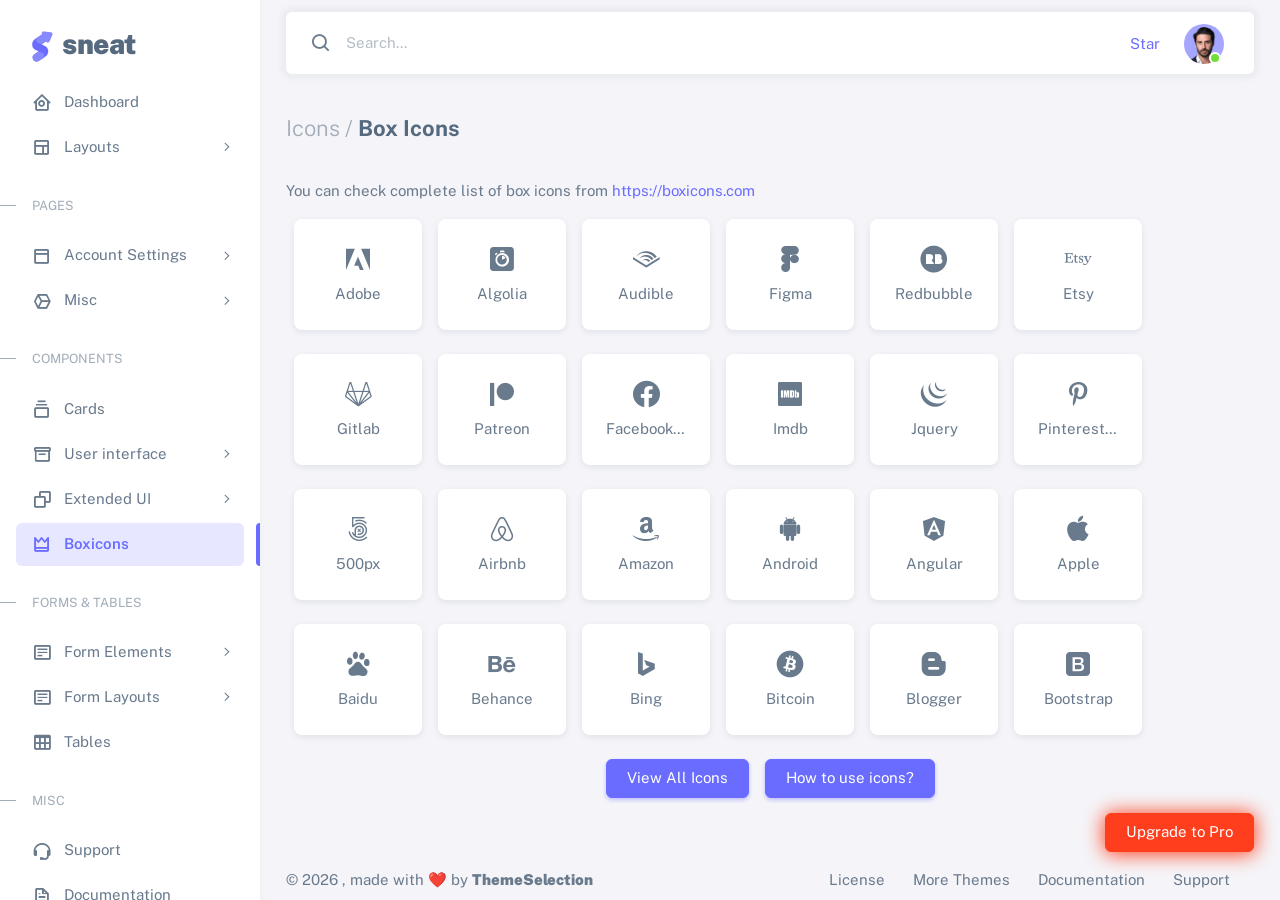
<file: Lab1/src/main/webapp/admin/html/icons-boxicons.html>
<!DOCTYPE html>

<html
  lang="en"
  class="light-style layout-menu-fixed"
  dir="ltr"
  data-theme="theme-default"
  data-assets-path="../assets/"
  data-template="vertical-menu-template-free"
>
  <head>
    <meta charset="utf-8" />
    <meta
      name="viewport"
      content="width=device-width, initial-scale=1.0, user-scalable=no, minimum-scale=1.0, maximum-scale=1.0"
    />

    <title>Boxicons - Icons | Sneat - Bootstrap 5 HTML Admin Template - Pro</title>

    <meta name="description" content="" />

    <!-- Favicon -->
    <link rel="icon" type="image/x-icon" href="../assets/img/favicon/favicon.ico" />

    <!-- Fonts -->
    <link rel="preconnect" href="https://fonts.googleapis.com" />
    <link rel="preconnect" href="https://fonts.gstatic.com" crossorigin />
    <link
      href="https://fonts.googleapis.com/css2?family=Public+Sans:ital,wght@0,300;0,400;0,500;0,600;0,700;1,300;1,400;1,500;1,600;1,700&display=swap"
      rel="stylesheet"
    />

    <!-- Icons. Uncomment required icon fonts -->
    <link rel="stylesheet" href="../assets/vendor/fonts/boxicons.css" />

    <!-- Core CSS -->
    <link rel="stylesheet" href="../assets/vendor/css/core.css" class="template-customizer-core-css" />
    <link rel="stylesheet" href="../assets/vendor/css/theme-default.css" class="template-customizer-theme-css" />
    <link rel="stylesheet" href="../assets/css/demo.css" />

    <!-- Vendors CSS -->
    <link rel="stylesheet" href="../assets/vendor/libs/perfect-scrollbar/perfect-scrollbar.css" />

    <!-- Page CSS -->

    <link rel="stylesheet" href="../assets/vendor/css/pages/page-icons.css" />

    <!-- Helpers -->
    <script src="../assets/vendor/js/helpers.js"></script>

    <!--! Template customizer & Theme config files MUST be included after core stylesheets and helpers.js in the <head> section -->
    <!--? Config:  Mandatory theme config file contain global vars & default theme options, Set your preferred theme option in this file.  -->
    <script src="../assets/js/config.js"></script>
  </head>

  <body>
    <!-- Layout wrapper -->
    <div class="layout-wrapper layout-content-navbar">
      <div class="layout-container">
        <!-- Menu -->

        <aside id="layout-menu" class="layout-menu menu-vertical menu bg-menu-theme">
          <div class="app-brand demo">
            <a href="index.html" class="app-brand-link">
              <span class="app-brand-logo demo">
                <svg
                  width="25"
                  viewBox="0 0 25 42"
                  version="1.1"
                  xmlns="http://www.w3.org/2000/svg"
                  xmlns:xlink="http://www.w3.org/1999/xlink"
                >
                  <defs>
                    <path
                      d="M13.7918663,0.358365126 L3.39788168,7.44174259 C0.566865006,9.69408886 -0.379795268,12.4788597 0.557900856,15.7960551 C0.68998853,16.2305145 1.09562888,17.7872135 3.12357076,19.2293357 C3.8146334,19.7207684 5.32369333,20.3834223 7.65075054,21.2172976 L7.59773219,21.2525164 L2.63468769,24.5493413 C0.445452254,26.3002124 0.0884951797,28.5083815 1.56381646,31.1738486 C2.83770406,32.8170431 5.20850219,33.2640127 7.09180128,32.5391577 C8.347334,32.0559211 11.4559176,30.0011079 16.4175519,26.3747182 C18.0338572,24.4997857 18.6973423,22.4544883 18.4080071,20.2388261 C17.963753,17.5346866 16.1776345,15.5799961 13.0496516,14.3747546 L10.9194936,13.4715819 L18.6192054,7.984237 L13.7918663,0.358365126 Z"
                      id="path-1"
                    ></path>
                    <path
                      d="M5.47320593,6.00457225 C4.05321814,8.216144 4.36334763,10.0722806 6.40359441,11.5729822 C8.61520715,12.571656 10.0999176,13.2171421 10.8577257,13.5094407 L15.5088241,14.433041 L18.6192054,7.984237 C15.5364148,3.11535317 13.9273018,0.573395879 13.7918663,0.358365126 C13.5790555,0.511491653 10.8061687,2.3935607 5.47320593,6.00457225 Z"
                      id="path-3"
                    ></path>
                    <path
                      d="M7.50063644,21.2294429 L12.3234468,23.3159332 C14.1688022,24.7579751 14.397098,26.4880487 13.008334,28.506154 C11.6195701,30.5242593 10.3099883,31.790241 9.07958868,32.3040991 C5.78142938,33.4346997 4.13234973,34 4.13234973,34 C4.13234973,34 2.75489982,33.0538207 2.37032616e-14,31.1614621 C-0.55822714,27.8186216 -0.55822714,26.0572515 -4.05231404e-15,25.8773518 C0.83734071,25.6075023 2.77988457,22.8248993 3.3049379,22.52991 C3.65497346,22.3332504 5.05353963,21.8997614 7.50063644,21.2294429 Z"
                      id="path-4"
                    ></path>
                    <path
                      d="M20.6,7.13333333 L25.6,13.8 C26.2627417,14.6836556 26.0836556,15.9372583 25.2,16.6 C24.8538077,16.8596443 24.4327404,17 24,17 L14,17 C12.8954305,17 12,16.1045695 12,15 C12,14.5672596 12.1403557,14.1461923 12.4,13.8 L17.4,7.13333333 C18.0627417,6.24967773 19.3163444,6.07059163 20.2,6.73333333 C20.3516113,6.84704183 20.4862915,6.981722 20.6,7.13333333 Z"
                      id="path-5"
                    ></path>
                  </defs>
                  <g id="g-app-brand" stroke="none" stroke-width="1" fill="none" fill-rule="evenodd">
                    <g id="Brand-Logo" transform="translate(-27.000000, -15.000000)">
                      <g id="Icon" transform="translate(27.000000, 15.000000)">
                        <g id="Mask" transform="translate(0.000000, 8.000000)">
                          <mask id="mask-2" fill="white">
                            <use xlink:href="#path-1"></use>
                          </mask>
                          <use fill="#696cff" xlink:href="#path-1"></use>
                          <g id="Path-3" mask="url(#mask-2)">
                            <use fill="#696cff" xlink:href="#path-3"></use>
                            <use fill-opacity="0.2" fill="#FFFFFF" xlink:href="#path-3"></use>
                          </g>
                          <g id="Path-4" mask="url(#mask-2)">
                            <use fill="#696cff" xlink:href="#path-4"></use>
                            <use fill-opacity="0.2" fill="#FFFFFF" xlink:href="#path-4"></use>
                          </g>
                        </g>
                        <g
                          id="Triangle"
                          transform="translate(19.000000, 11.000000) rotate(-300.000000) translate(-19.000000, -11.000000) "
                        >
                          <use fill="#696cff" xlink:href="#path-5"></use>
                          <use fill-opacity="0.2" fill="#FFFFFF" xlink:href="#path-5"></use>
                        </g>
                      </g>
                    </g>
                  </g>
                </svg>
              </span>
              <span class="app-brand-text demo menu-text fw-bolder ms-2">Sneat</span>
            </a>

            <a href="javascript:void(0);" class="layout-menu-toggle menu-link text-large ms-auto d-block d-xl-none">
              <i class="bx bx-chevron-left bx-sm align-middle"></i>
            </a>
          </div>

          <div class="menu-inner-shadow"></div>

          <ul class="menu-inner py-1">
            <!-- Dashboard -->
            <li class="menu-item">
              <a href="index.html" class="menu-link">
                <i class="menu-icon tf-icons bx bx-home-circle"></i>
                <div data-i18n="Analytics">Dashboard</div>
              </a>
            </li>

            <!-- Layouts -->
            <li class="menu-item">
              <a href="javascript:void(0);" class="menu-link menu-toggle">
                <i class="menu-icon tf-icons bx bx-layout"></i>
                <div data-i18n="Layouts">Layouts</div>
              </a>

              <ul class="menu-sub">
                <li class="menu-item">
                  <a href="layouts-without-menu.html" class="menu-link">
                    <div data-i18n="Without menu">Without menu</div>
                  </a>
                </li>
                <li class="menu-item">
                  <a href="layouts-without-navbar.html" class="menu-link">
                    <div data-i18n="Without navbar">Without navbar</div>
                  </a>
                </li>
                <li class="menu-item">
                  <a href="layouts-container.html" class="menu-link">
                    <div data-i18n="Container">Container</div>
                  </a>
                </li>
                <li class="menu-item">
                  <a href="layouts-fluid.html" class="menu-link">
                    <div data-i18n="Fluid">Fluid</div>
                  </a>
                </li>
                <li class="menu-item">
                  <a href="layouts-blank.html" class="menu-link">
                    <div data-i18n="Blank">Blank</div>
                  </a>
                </li>
              </ul>
            </li>

            <li class="menu-header small text-uppercase">
              <span class="menu-header-text">Pages</span>
            </li>
            <li class="menu-item">
              <a href="javascript:void(0);" class="menu-link menu-toggle">
                <i class="menu-icon tf-icons bx bx-dock-top"></i>
                <div data-i18n="Account Settings">Account Settings</div>
              </a>
              <ul class="menu-sub">
                <li class="menu-item">
                  <a href="pages-account-settings-account.html" class="menu-link">
                    <div data-i18n="Account">Account</div>
                  </a>
                </li>
                <li class="menu-item">
                  <a href="pages-account-settings-notifications.html" class="menu-link">
                    <div data-i18n="Notifications">Notifications</div>
                  </a>
                </li>
                <li class="menu-item">
                  <a href="pages-account-settings-connections.html" class="menu-link">
                    <div data-i18n="Connections">Connections</div>
                  </a>
                </li>
              </ul>
            </li>
            </li>
            <li class="menu-item">
              <a href="javascript:void(0);" class="menu-link menu-toggle">
                <i class="menu-icon tf-icons bx bx-cube-alt"></i>
                <div data-i18n="Misc">Misc</div>
              </a>
              <ul class="menu-sub">
                <li class="menu-item">
                  <a href="pages-misc-error.html" class="menu-link">
                    <div data-i18n="Error">Error</div>
                  </a>
                </li>
                <li class="menu-item">
                  <a href="pages-misc-under-maintenance.html" class="menu-link">
                    <div data-i18n="Under Maintenance">Under Maintenance</div>
                  </a>
                </li>
              </ul>
            </li>
            <!-- Components -->
            <li class="menu-header small text-uppercase"><span class="menu-header-text">Components</span></li>
            <!-- Cards -->
            <li class="menu-item">
              <a href="cards-basic.html" class="menu-link">
                <i class="menu-icon tf-icons bx bx-collection"></i>
                <div data-i18n="Basic">Cards</div>
              </a>
            </li>
            <!-- User interface -->
            <li class="menu-item">
              <a href="javascript:void(0)" class="menu-link menu-toggle">
                <i class="menu-icon tf-icons bx bx-box"></i>
                <div data-i18n="User interface">User interface</div>
              </a>
              <ul class="menu-sub">
                <li class="menu-item">
                  <a href="ui-accordion.html" class="menu-link">
                    <div data-i18n="Accordion">Accordion</div>
                  </a>
                </li>
                <li class="menu-item">
                  <a href="ui-alerts.html" class="menu-link">
                    <div data-i18n="Alerts">Alerts</div>
                  </a>
                </li>
                <li class="menu-item">
                  <a href="ui-badges.html" class="menu-link">
                    <div data-i18n="Badges">Badges</div>
                  </a>
                </li>
                <li class="menu-item">
                  <a href="ui-buttons.html" class="menu-link">
                    <div data-i18n="Buttons">Buttons</div>
                  </a>
                </li>
                <li class="menu-item">
                  <a href="ui-carousel.html" class="menu-link">
                    <div data-i18n="Carousel">Carousel</div>
                  </a>
                </li>
                <li class="menu-item">
                  <a href="ui-collapse.html" class="menu-link">
                    <div data-i18n="Collapse">Collapse</div>
                  </a>
                </li>
                <li class="menu-item">
                  <a href="ui-dropdowns.html" class="menu-link">
                    <div data-i18n="Dropdowns">Dropdowns</div>
                  </a>
                </li>
                <li class="menu-item">
                  <a href="ui-footer.html" class="menu-link">
                    <div data-i18n="Footer">Footer</div>
                  </a>
                </li>
                <li class="menu-item">
                  <a href="ui-list-groups.html" class="menu-link">
                    <div data-i18n="List Groups">List groups</div>
                  </a>
                </li>
                <li class="menu-item">
                  <a href="ui-modals.html" class="menu-link">
                    <div data-i18n="Modals">Modals</div>
                  </a>
                </li>
                <li class="menu-item">
                  <a href="ui-navbar.html" class="menu-link">
                    <div data-i18n="Navbar">Navbar</div>
                  </a>
                </li>
                <li class="menu-item">
                  <a href="ui-offcanvas.html" class="menu-link">
                    <div data-i18n="Offcanvas">Offcanvas</div>
                  </a>
                </li>
                <li class="menu-item">
                  <a href="ui-pagination-breadcrumbs.html" class="menu-link">
                    <div data-i18n="Pagination &amp; Breadcrumbs">Pagination &amp; Breadcrumbs</div>
                  </a>
                </li>
                <li class="menu-item">
                  <a href="ui-progress.html" class="menu-link">
                    <div data-i18n="Progress">Progress</div>
                  </a>
                </li>
                <li class="menu-item">
                  <a href="ui-spinners.html" class="menu-link">
                    <div data-i18n="Spinners">Spinners</div>
                  </a>
                </li>
                <li class="menu-item">
                  <a href="ui-tabs-pills.html" class="menu-link">
                    <div data-i18n="Tabs &amp; Pills">Tabs &amp; Pills</div>
                  </a>
                </li>
                <li class="menu-item">
                  <a href="ui-toasts.html" class="menu-link">
                    <div data-i18n="Toasts">Toasts</div>
                  </a>
                </li>
                <li class="menu-item">
                  <a href="ui-tooltips-popovers.html" class="menu-link">
                    <div data-i18n="Tooltips & Popovers">Tooltips &amp; popovers</div>
                  </a>
                </li>
                <li class="menu-item">
                  <a href="ui-typography.html" class="menu-link">
                    <div data-i18n="Typography">Typography</div>
                  </a>
                </li>
              </ul>
            </li>

            <!-- Extended components -->
            <li class="menu-item">
              <a href="javascript:void(0)" class="menu-link menu-toggle">
                <i class="menu-icon tf-icons bx bx-copy"></i>
                <div data-i18n="Extended UI">Extended UI</div>
              </a>
              <ul class="menu-sub">
                <li class="menu-item">
                  <a href="extended-ui-perfect-scrollbar.html" class="menu-link">
                    <div data-i18n="Perfect Scrollbar">Perfect scrollbar</div>
                  </a>
                </li>
                <li class="menu-item">
                  <a href="extended-ui-text-divider.html" class="menu-link">
                    <div data-i18n="Text Divider">Text Divider</div>
                  </a>
                </li>
              </ul>
            </li>

            <li class="menu-item active">
              <a href="icons-boxicons.html" class="menu-link">
                <i class="menu-icon tf-icons bx bx-crown"></i>
                <div data-i18n="Boxicons">Boxicons</div>
              </a>
            </li>

            <!-- Forms & Tables -->
            <li class="menu-header small text-uppercase"><span class="menu-header-text">Forms &amp; Tables</span></li>
            <!-- Forms -->
            <li class="menu-item">
              <a href="javascript:void(0);" class="menu-link menu-toggle">
                <i class="menu-icon tf-icons bx bx-detail"></i>
                <div data-i18n="Form Elements">Form Elements</div>
              </a>
              <ul class="menu-sub">
                <li class="menu-item">
                  <a href="forms-basic-inputs.html" class="menu-link">
                    <div data-i18n="Basic Inputs">Basic Inputs</div>
                  </a>
                </li>
                <li class="menu-item">
                  <a href="forms-input-groups.html" class="menu-link">
                    <div data-i18n="Input groups">Input groups</div>
                  </a>
                </li>
              </ul>
            </li>
            <li class="menu-item">
              <a href="javascript:void(0);" class="menu-link menu-toggle">
                <i class="menu-icon tf-icons bx bx-detail"></i>
                <div data-i18n="Form Layouts">Form Layouts</div>
              </a>
              <ul class="menu-sub">
                <li class="menu-item">
                  <a href="form-layouts-vertical.html" class="menu-link">
                    <div data-i18n="Vertical Form">Vertical Form</div>
                  </a>
                </li>
                <li class="menu-item">
                  <a href="form-layouts-horizontal.html" class="menu-link">
                    <div data-i18n="Horizontal Form">Horizontal Form</div>
                  </a>
                </li>
              </ul>
            </li>
            <!-- Tables -->
            <li class="menu-item">
              <a href="tables-basic.html" class="menu-link">
                <i class="menu-icon tf-icons bx bx-table"></i>
                <div data-i18n="Tables">Tables</div>
              </a>
            </li>
            <!-- Misc -->
            <li class="menu-header small text-uppercase"><span class="menu-header-text">Misc</span></li>
            <li class="menu-item">
              <a
                href="https://github.com/themeselection/sneat-html-admin-template-free/issues"
                target="_blank"
                class="menu-link"
              >
                <i class="menu-icon tf-icons bx bx-support"></i>
                <div data-i18n="Support">Support</div>
              </a>
            </li>
            <li class="menu-item">
              <a
                href="https://themeselection.com/demo/sneat-bootstrap-html-admin-template/documentation/"
                target="_blank"
                class="menu-link"
              >
                <i class="menu-icon tf-icons bx bx-file"></i>
                <div data-i18n="Documentation">Documentation</div>
              </a>
            </li>
          </ul>
        </aside>
        <!-- / Menu -->

        <!-- Layout container -->
        <div class="layout-page">
          <!-- Navbar -->

          <nav
            class="layout-navbar container-xxl navbar navbar-expand-xl navbar-detached align-items-center bg-navbar-theme"
            id="layout-navbar"
          >
            <div class="layout-menu-toggle navbar-nav align-items-xl-center me-3 me-xl-0 d-xl-none">
              <a class="nav-item nav-link px-0 me-xl-4" href="javascript:void(0)">
                <i class="bx bx-menu bx-sm"></i>
              </a>
            </div>

            <div class="navbar-nav-right d-flex align-items-center" id="navbar-collapse">
              <!-- Search -->
              <div class="navbar-nav align-items-center">
                <div class="nav-item d-flex align-items-center">
                  <i class="bx bx-search fs-4 lh-0"></i>
                  <input
                    type="text"
                    class="form-control border-0 shadow-none"
                    placeholder="Search..."
                    aria-label="Search..."
                  />
                </div>
              </div>
              <!-- /Search -->

              <ul class="navbar-nav flex-row align-items-center ms-auto">
                <!-- Place this tag where you want the button to render. -->
                <li class="nav-item lh-1 me-3">
                  <a
                    class="github-button"
                    href="https://github.com/themeselection/sneat-html-admin-template-free"
                    data-icon="octicon-star"
                    data-size="large"
                    data-show-count="true"
                    aria-label="Star themeselection/sneat-html-admin-template-free on GitHub"
                    >Star</a
                  >
                </li>

                <!-- User -->
                <li class="nav-item navbar-dropdown dropdown-user dropdown">
                  <a class="nav-link dropdown-toggle hide-arrow" href="javascript:void(0);" data-bs-toggle="dropdown">
                    <div class="avatar avatar-online">
                      <img src="../assets/img/avatars/1.png" alt class="w-px-40 h-auto rounded-circle" />
                    </div>
                  </a>
                  <ul class="dropdown-menu dropdown-menu-end">
                    <li>
                      <a class="dropdown-item" href="#">
                        <div class="d-flex">
                          <div class="flex-shrink-0 me-3">
                            <div class="avatar avatar-online">
                              <img src="../assets/img/avatars/1.png" alt class="w-px-40 h-auto rounded-circle" />
                            </div>
                          </div>
                          <div class="flex-grow-1">
                            <span class="fw-semibold d-block">John Doe</span>
                            <small class="text-muted">Admin</small>
                          </div>
                        </div>
                      </a>
                    </li>
                    <li>
                      <div class="dropdown-divider"></div>
                    </li>
                    <li>
                      <a class="dropdown-item" href="#">
                        <i class="bx bx-user me-2"></i>
                        <span class="align-middle">My Profile</span>
                      </a>
                    </li>
                    <li>
                      <a class="dropdown-item" href="#">
                        <i class="bx bx-cog me-2"></i>
                        <span class="align-middle">Settings</span>
                      </a>
                    </li>
                    <li>
                      <a class="dropdown-item" href="#">
                        <span class="d-flex align-items-center align-middle">
                          <i class="flex-shrink-0 bx bx-credit-card me-2"></i>
                          <span class="flex-grow-1 align-middle">Billing</span>
                          <span class="flex-shrink-0 badge badge-center rounded-pill bg-danger w-px-20 h-px-20">4</span>
                        </span>
                      </a>
                    </li>
                    <li>
                      <div class="dropdown-divider"></div>
                    </li>
                    <li>
                      <a class="dropdown-item" href="auth-login-basic.html">
                        <i class="bx bx-power-off me-2"></i>
                        <span class="align-middle">Log Out</span>
                      </a>
                    </li>
                  </ul>
                </li>
                <!--/ User -->
              </ul>
            </div>
          </nav>

          <!-- / Navbar -->

          <!-- Content wrapper -->
          <div class="content-wrapper">
            <!-- Content -->

            <div class="container-xxl flex-grow-1 container-p-y">
              <h4 class="fw-bold py-3 mb-4"><span class="text-muted fw-light">Icons /</span> Box Icons</h4>

              <p>
                You can check complete list of box icons from
                <a href="https://boxicons.com/" target="_blank">https://boxicons.com</a>
              </p>

              <!-- Icon container -->
              <div class="d-flex flex-wrap" id="icons-container">
                <div class="card icon-card cursor-pointer text-center mb-4 mx-2">
                  <div class="card-body">
                    <i class="bx bxl-adobe mb-2"></i>
                    <p class="icon-name text-capitalize text-truncate mb-0">adobe</p>
                  </div>
                </div>
                <div class="card icon-card cursor-pointer text-center mb-4 mx-2">
                  <div class="card-body">
                    <i class="bx bxl-algolia mb-2"></i>
                    <p class="icon-name text-capitalize text-truncate mb-0">algolia</p>
                  </div>
                </div>
                <div class="card icon-card cursor-pointer text-center mb-4 mx-2">
                  <div class="card-body">
                    <i class="bx bxl-audible mb-2"></i>
                    <p class="icon-name text-capitalize text-truncate mb-0">audible</p>
                  </div>
                </div>
                <div class="card icon-card cursor-pointer text-center mb-4 mx-2">
                  <div class="card-body">
                    <i class="bx bxl-figma mb-2"></i>
                    <p class="icon-name text-capitalize text-truncate mb-0">figma</p>
                  </div>
                </div>
                <div class="card icon-card cursor-pointer text-center mb-4 mx-2">
                  <div class="card-body">
                    <i class="bx bxl-redbubble mb-2"></i>
                    <p class="icon-name text-capitalize text-truncate mb-0">redbubble</p>
                  </div>
                </div>
                <div class="card icon-card cursor-pointer text-center mb-4 mx-2">
                  <div class="card-body">
                    <i class="bx bxl-etsy mb-2"></i>
                    <p class="icon-name text-capitalize text-truncate mb-0">etsy</p>
                  </div>
                </div>
                <div class="card icon-card cursor-pointer text-center mb-4 mx-2">
                  <div class="card-body">
                    <i class="bx bxl-gitlab mb-2"></i>
                    <p class="icon-name text-capitalize text-truncate mb-0">gitlab</p>
                  </div>
                </div>
                <div class="card icon-card cursor-pointer text-center mb-4 mx-2">
                  <div class="card-body">
                    <i class="bx bxl-patreon mb-2"></i>
                    <p class="icon-name text-capitalize text-truncate mb-0">patreon</p>
                  </div>
                </div>
                <div class="card icon-card cursor-pointer text-center mb-4 mx-2">
                  <div class="card-body">
                    <i class="bx bxl-facebook-circle mb-2"></i>
                    <p class="icon-name text-capitalize text-truncate mb-0">facebook-circle</p>
                  </div>
                </div>
                <div class="card icon-card cursor-pointer text-center mb-4 mx-2">
                  <div class="card-body">
                    <i class="bx bxl-imdb mb-2"></i>
                    <p class="icon-name text-capitalize text-truncate mb-0">imdb</p>
                  </div>
                </div>
                <div class="card icon-card cursor-pointer text-center mb-4 mx-2">
                  <div class="card-body">
                    <i class="bx bxl-jquery mb-2"></i>
                    <p class="icon-name text-capitalize text-truncate mb-0">jquery</p>
                  </div>
                </div>
                <div class="card icon-card cursor-pointer text-center mb-4 mx-2">
                  <div class="card-body">
                    <i class="bx bxl-pinterest-alt mb-2"></i>
                    <p class="icon-name text-capitalize text-truncate mb-0">pinterest-alt</p>
                  </div>
                </div>
                <div class="card icon-card cursor-pointer text-center mb-4 mx-2">
                  <div class="card-body">
                    <i class="bx bxl-500px mb-2"></i>
                    <p class="icon-name text-capitalize text-truncate mb-0">500px</p>
                  </div>
                </div>
                <div class="card icon-card cursor-pointer text-center mb-4 mx-2">
                  <div class="card-body">
                    <i class="bx bxl-airbnb mb-2"></i>
                    <p class="icon-name text-capitalize text-truncate mb-0">airbnb</p>
                  </div>
                </div>
                <div class="card icon-card cursor-pointer text-center mb-4 mx-2">
                  <div class="card-body">
                    <i class="bx bxl-amazon mb-2"></i>
                    <p class="icon-name text-capitalize text-truncate mb-0">amazon</p>
                  </div>
                </div>
                <div class="card icon-card cursor-pointer text-center mb-4 mx-2">
                  <div class="card-body">
                    <i class="bx bxl-android mb-2"></i>
                    <p class="icon-name text-capitalize text-truncate mb-0">android</p>
                  </div>
                </div>
                <div class="card icon-card cursor-pointer text-center mb-4 mx-2">
                  <div class="card-body">
                    <i class="bx bxl-angular mb-2"></i>
                    <p class="icon-name text-capitalize text-truncate mb-0">angular</p>
                  </div>
                </div>
                <div class="card icon-card cursor-pointer text-center mb-4 mx-2">
                  <div class="card-body">
                    <i class="bx bxl-apple mb-2"></i>
                    <p class="icon-name text-capitalize text-truncate mb-0">apple</p>
                  </div>
                </div>
                <div class="card icon-card cursor-pointer text-center mb-4 mx-2">
                  <div class="card-body">
                    <i class="bx bxl-baidu mb-2"></i>
                    <p class="icon-name text-capitalize text-truncate mb-0">baidu</p>
                  </div>
                </div>
                <div class="card icon-card cursor-pointer text-center mb-4 mx-2">
                  <div class="card-body">
                    <i class="bx bxl-behance mb-2"></i>
                    <p class="icon-name text-capitalize text-truncate mb-0">behance</p>
                  </div>
                </div>
                <div class="card icon-card cursor-pointer text-center mb-4 mx-2">
                  <div class="card-body">
                    <i class="bx bxl-bing mb-2"></i>
                    <p class="icon-name text-capitalize text-truncate mb-0">bing</p>
                  </div>
                </div>
                <div class="card icon-card cursor-pointer text-center mb-4 mx-2">
                  <div class="card-body">
                    <i class="bx bxl-bitcoin mb-2"></i>
                    <p class="icon-name text-capitalize text-truncate mb-0">bitcoin</p>
                  </div>
                </div>
                <div class="card icon-card cursor-pointer text-center mb-4 mx-2">
                  <div class="card-body">
                    <i class="bx bxl-blogger mb-2"></i>
                    <p class="icon-name text-capitalize text-truncate mb-0">blogger</p>
                  </div>
                </div>
                <div class="card icon-card cursor-pointer text-center mb-4 mx-2">
                  <div class="card-body">
                    <i class="bx bxl-bootstrap mb-2"></i>
                    <p class="icon-name text-capitalize text-truncate mb-0">bootstrap</p>
                  </div>
                </div>
              </div>

              <!-- Buttons -->
              <div class="d-flex justify-content-center mx-auto gap-3">
                <a href="https://boxicons.com/" target="_blank" class="btn btn-primary">View All Icons</a>
                <a
                  href="https://themeselection.com/demo/sneat-bootstrap-html-admin-template/documentation//Icons.html"
                  class="btn btn-primary"
                  target="_blank"
                  >How to use icons?</a
                >
              </div>
            </div>
            <!-- / Content -->

            <!-- Footer -->
            <footer class="content-footer footer bg-footer-theme">
              <div class="container-xxl d-flex flex-wrap justify-content-between py-2 flex-md-row flex-column">
                <div class="mb-2 mb-md-0">
                  ©
                  <script>
                    document.write(new Date().getFullYear());
                  </script>
                  , made with ❤️ by
                  <a href="https://themeselection.com" target="_blank" class="footer-link fw-bolder">ThemeSelection</a>
                </div>
                <div>
                  <a href="https://themeselection.com/license/" class="footer-link me-4" target="_blank">License</a>
                  <a href="https://themeselection.com/" target="_blank" class="footer-link me-4">More Themes</a>

                  <a
                    href="https://themeselection.com/demo/sneat-bootstrap-html-admin-template/documentation/"
                    target="_blank"
                    class="footer-link me-4"
                    >Documentation</a
                  >

                  <a
                    href="https://github.com/themeselection/sneat-html-admin-template-free/issues"
                    target="_blank"
                    class="footer-link me-4"
                    >Support</a
                  >
                </div>
              </div>
            </footer>
            <!-- / Footer -->

            <div class="content-backdrop fade"></div>
          </div>
          <!-- Content wrapper -->
        </div>
        <!-- / Layout page -->
      </div>

      <!-- Overlay -->
      <div class="layout-overlay layout-menu-toggle"></div>
    </div>
    <!-- / Layout wrapper -->

    <div class="buy-now">
      <a
        href="https://themeselection.com/products/sneat-bootstrap-html-admin-template/"
        target="_blank"
        class="btn btn-danger btn-buy-now"
        >Upgrade to Pro</a
      >
    </div>

    <!-- Core JS -->
    <!-- build:js assets/vendor/js/core.js -->
    <script src="../assets/vendor/libs/jquery/jquery.js"></script>
    <script src="../assets/vendor/libs/popper/popper.js"></script>
    <script src="../assets/vendor/js/bootstrap.js"></script>
    <script src="../assets/vendor/libs/perfect-scrollbar/perfect-scrollbar.js"></script>

    <script src="../assets/vendor/js/menu.js"></script>
    <!-- endbuild -->

    <!-- Vendors JS -->

    <!-- Main JS -->
    <script src="../assets/js/main.js"></script>

    <!-- Page JS -->

    <!-- Place this tag in your head or just before your close body tag. -->
    <script async defer src="https://buttons.github.io/buttons.js"></script>
  </body>
</html>
</file>
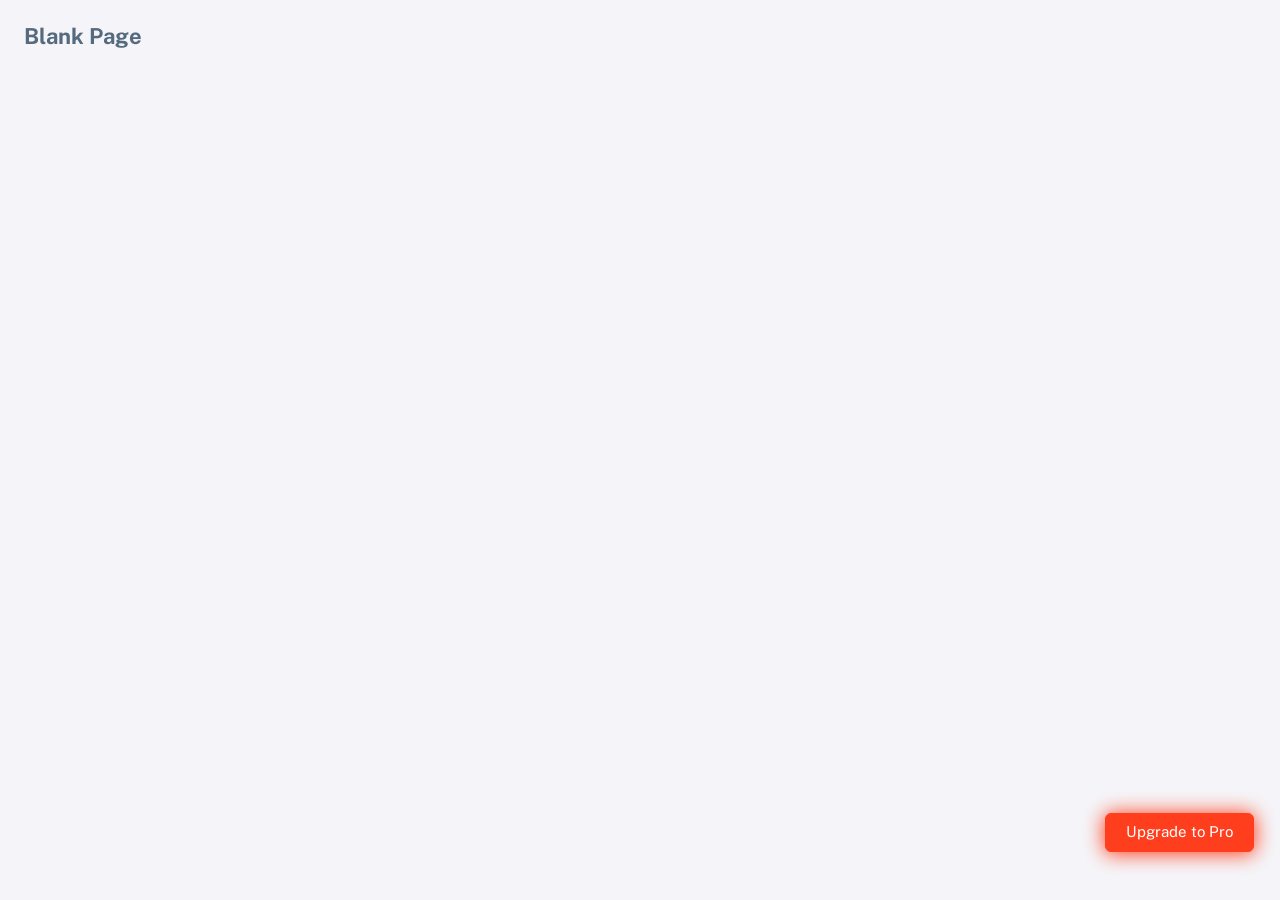
<file: Lab1/src/main/webapp/admin/html/layouts-blank.html>
<!DOCTYPE html>

<html
  lang="en"
  class="light-style"
  dir="ltr"
  data-theme="theme-default"
  data-assets-path="../assets/"
  data-template="vertical-menu-template-free"
>
  <head>
    <meta charset="utf-8" />
    <meta
      name="viewport"
      content="width=device-width, initial-scale=1.0, user-scalable=no, minimum-scale=1.0, maximum-scale=1.0"
    />

    <title>Blank layout - Layouts | Sneat - Bootstrap 5 HTML Admin Template - Pro</title>

    <meta name="description" content="" />

    <!-- Favicon -->
    <link rel="icon" type="image/x-icon" href="../assets/img/favicon/favicon.ico" />

    <!-- Fonts -->
    <link rel="preconnect" href="https://fonts.googleapis.com" />
    <link rel="preconnect" href="https://fonts.gstatic.com" crossorigin />
    <link
      href="https://fonts.googleapis.com/css2?family=Public+Sans:ital,wght@0,300;0,400;0,500;0,600;0,700;1,300;1,400;1,500;1,600;1,700&display=swap"
      rel="stylesheet"
    />

    <!-- Icons. Uncomment required icon fonts -->
    <link rel="stylesheet" href="../assets/vendor/fonts/boxicons.css" />

    <!-- Core CSS -->
    <link rel="stylesheet" href="../assets/vendor/css/core.css" class="template-customizer-core-css" />
    <link rel="stylesheet" href="../assets/vendor/css/theme-default.css" class="template-customizer-theme-css" />
    <link rel="stylesheet" href="../assets/css/demo.css" />

    <!-- Vendors CSS -->
    <link rel="stylesheet" href="../assets/vendor/libs/perfect-scrollbar/perfect-scrollbar.css" />

    <!-- Page CSS -->

    <!-- Helpers -->
    <script src="../assets/vendor/js/helpers.js"></script>

    <!--! Template customizer & Theme config files MUST be included after core stylesheets and helpers.js in the <head> section -->
    <!--? Config:  Mandatory theme config file contain global vars & default theme options, Set your preferred theme option in this file.  -->
    <script src="../assets/js/config.js"></script>
  </head>

  <body>
    <!-- Content -->

    <h4 class="fw-bold p-4">Blank Page</h4>

    <!-- / Content -->

    <div class="buy-now">
      <a
        href="https://themeselection.com/products/sneat-bootstrap-html-admin-template/"
        target="_blank"
        class="btn btn-danger btn-buy-now"
        >Upgrade to Pro</a
      >
    </div>

    <!-- Core JS -->
    <!-- build:js assets/vendor/js/core.js -->
    <script src="../assets/vendor/libs/jquery/jquery.js"></script>
    <script src="../assets/vendor/libs/popper/popper.js"></script>
    <script src="../assets/vendor/js/bootstrap.js"></script>
    <script src="../assets/vendor/libs/perfect-scrollbar/perfect-scrollbar.js"></script>

    <script src="../assets/vendor/js/menu.js"></script>
    <!-- endbuild -->

    <!-- Vendors JS -->

    <!-- Main JS -->
    <script src="../assets/js/main.js"></script>

    <!-- Page JS -->

    <!-- Place this tag in your head or just before your close body tag. -->
    <script async defer src="https://buttons.github.io/buttons.js"></script>
  </body>
</html>
</file>
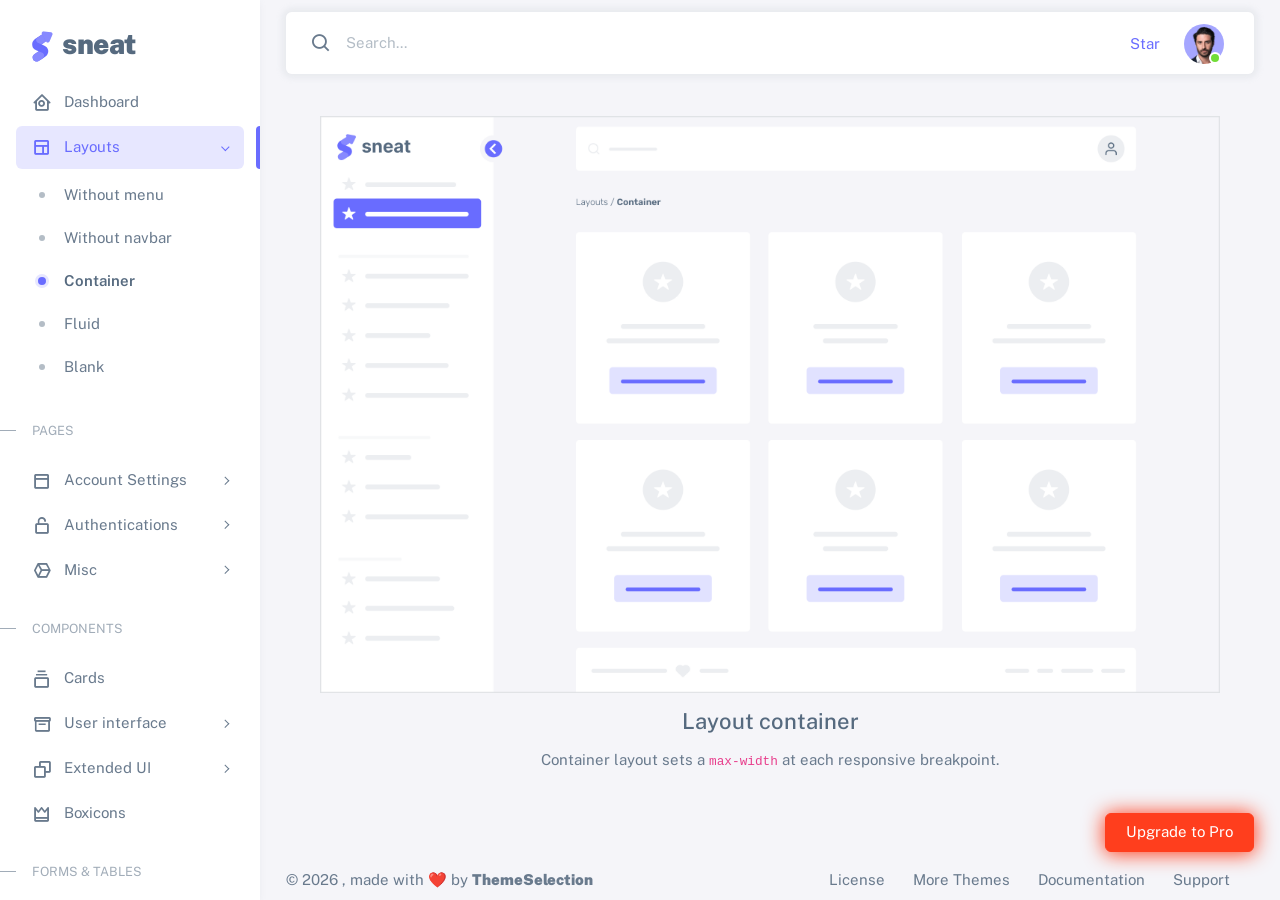
<file: Lab1/src/main/webapp/admin/html/layouts-container.html>
<!DOCTYPE html>

<html
  lang="en"
  class="light-style layout-menu-fixed"
  dir="ltr"
  data-theme="theme-default"
  data-assets-path="../assets/"
  data-template="vertical-menu-template-free"
>
  <head>
    <meta charset="utf-8" />
    <meta
      name="viewport"
      content="width=device-width, initial-scale=1.0, user-scalable=no, minimum-scale=1.0, maximum-scale=1.0"
    />

    <title>Container - Layouts | Sneat - Bootstrap 5 HTML Admin Template - Pro</title>

    <meta name="description" content="" />

    <!-- Favicon -->
    <link rel="icon" type="image/x-icon" href="../assets/img/favicon/favicon.ico" />

    <!-- Fonts -->
    <link rel="preconnect" href="https://fonts.googleapis.com" />
    <link rel="preconnect" href="https://fonts.gstatic.com" crossorigin />
    <link
      href="https://fonts.googleapis.com/css2?family=Public+Sans:ital,wght@0,300;0,400;0,500;0,600;0,700;1,300;1,400;1,500;1,600;1,700&display=swap"
      rel="stylesheet"
    />

    <!-- Icons. Uncomment required icon fonts -->
    <link rel="stylesheet" href="../assets/vendor/fonts/boxicons.css" />

    <!-- Core CSS -->
    <link rel="stylesheet" href="../assets/vendor/css/core.css" class="template-customizer-core-css" />
    <link rel="stylesheet" href="../assets/vendor/css/theme-default.css" class="template-customizer-theme-css" />
    <link rel="stylesheet" href="../assets/css/demo.css" />

    <!-- Vendors CSS -->
    <link rel="stylesheet" href="../assets/vendor/libs/perfect-scrollbar/perfect-scrollbar.css" />

    <!-- Page CSS -->

    <!-- Helpers -->
    <script src="../assets/vendor/js/helpers.js"></script>

    <!--! Template customizer & Theme config files MUST be included after core stylesheets and helpers.js in the <head> section -->
    <!--? Config:  Mandatory theme config file contain global vars & default theme options, Set your preferred theme option in this file.  -->
    <script src="../assets/js/config.js"></script>
  </head>

  <body>
    <!-- Layout wrapper -->
    <div class="layout-wrapper layout-content-navbar">
      <div class="layout-container">
        <!-- Menu -->

        <aside id="layout-menu" class="layout-menu menu-vertical menu bg-menu-theme">
          <div class="app-brand demo">
            <a href="index.html" class="app-brand-link">
              <span class="app-brand-logo demo">
                <svg
                  width="25"
                  viewBox="0 0 25 42"
                  version="1.1"
                  xmlns="http://www.w3.org/2000/svg"
                  xmlns:xlink="http://www.w3.org/1999/xlink"
                >
                  <defs>
                    <path
                      d="M13.7918663,0.358365126 L3.39788168,7.44174259 C0.566865006,9.69408886 -0.379795268,12.4788597 0.557900856,15.7960551 C0.68998853,16.2305145 1.09562888,17.7872135 3.12357076,19.2293357 C3.8146334,19.7207684 5.32369333,20.3834223 7.65075054,21.2172976 L7.59773219,21.2525164 L2.63468769,24.5493413 C0.445452254,26.3002124 0.0884951797,28.5083815 1.56381646,31.1738486 C2.83770406,32.8170431 5.20850219,33.2640127 7.09180128,32.5391577 C8.347334,32.0559211 11.4559176,30.0011079 16.4175519,26.3747182 C18.0338572,24.4997857 18.6973423,22.4544883 18.4080071,20.2388261 C17.963753,17.5346866 16.1776345,15.5799961 13.0496516,14.3747546 L10.9194936,13.4715819 L18.6192054,7.984237 L13.7918663,0.358365126 Z"
                      id="path-1"
                    ></path>
                    <path
                      d="M5.47320593,6.00457225 C4.05321814,8.216144 4.36334763,10.0722806 6.40359441,11.5729822 C8.61520715,12.571656 10.0999176,13.2171421 10.8577257,13.5094407 L15.5088241,14.433041 L18.6192054,7.984237 C15.5364148,3.11535317 13.9273018,0.573395879 13.7918663,0.358365126 C13.5790555,0.511491653 10.8061687,2.3935607 5.47320593,6.00457225 Z"
                      id="path-3"
                    ></path>
                    <path
                      d="M7.50063644,21.2294429 L12.3234468,23.3159332 C14.1688022,24.7579751 14.397098,26.4880487 13.008334,28.506154 C11.6195701,30.5242593 10.3099883,31.790241 9.07958868,32.3040991 C5.78142938,33.4346997 4.13234973,34 4.13234973,34 C4.13234973,34 2.75489982,33.0538207 2.37032616e-14,31.1614621 C-0.55822714,27.8186216 -0.55822714,26.0572515 -4.05231404e-15,25.8773518 C0.83734071,25.6075023 2.77988457,22.8248993 3.3049379,22.52991 C3.65497346,22.3332504 5.05353963,21.8997614 7.50063644,21.2294429 Z"
                      id="path-4"
                    ></path>
                    <path
                      d="M20.6,7.13333333 L25.6,13.8 C26.2627417,14.6836556 26.0836556,15.9372583 25.2,16.6 C24.8538077,16.8596443 24.4327404,17 24,17 L14,17 C12.8954305,17 12,16.1045695 12,15 C12,14.5672596 12.1403557,14.1461923 12.4,13.8 L17.4,7.13333333 C18.0627417,6.24967773 19.3163444,6.07059163 20.2,6.73333333 C20.3516113,6.84704183 20.4862915,6.981722 20.6,7.13333333 Z"
                      id="path-5"
                    ></path>
                  </defs>
                  <g id="g-app-brand" stroke="none" stroke-width="1" fill="none" fill-rule="evenodd">
                    <g id="Brand-Logo" transform="translate(-27.000000, -15.000000)">
                      <g id="Icon" transform="translate(27.000000, 15.000000)">
                        <g id="Mask" transform="translate(0.000000, 8.000000)">
                          <mask id="mask-2" fill="white">
                            <use xlink:href="#path-1"></use>
                          </mask>
                          <use fill="#696cff" xlink:href="#path-1"></use>
                          <g id="Path-3" mask="url(#mask-2)">
                            <use fill="#696cff" xlink:href="#path-3"></use>
                            <use fill-opacity="0.2" fill="#FFFFFF" xlink:href="#path-3"></use>
                          </g>
                          <g id="Path-4" mask="url(#mask-2)">
                            <use fill="#696cff" xlink:href="#path-4"></use>
                            <use fill-opacity="0.2" fill="#FFFFFF" xlink:href="#path-4"></use>
                          </g>
                        </g>
                        <g
                          id="Triangle"
                          transform="translate(19.000000, 11.000000) rotate(-300.000000) translate(-19.000000, -11.000000) "
                        >
                          <use fill="#696cff" xlink:href="#path-5"></use>
                          <use fill-opacity="0.2" fill="#FFFFFF" xlink:href="#path-5"></use>
                        </g>
                      </g>
                    </g>
                  </g>
                </svg>
              </span>
              <span class="app-brand-text demo menu-text fw-bolder ms-2">Sneat</span>
            </a>

            <a href="javascript:void(0);" class="layout-menu-toggle menu-link text-large ms-auto d-block d-xl-none">
              <i class="bx bx-chevron-left bx-sm align-middle"></i>
            </a>
          </div>

          <div class="menu-inner-shadow"></div>

          <ul class="menu-inner py-1">
            <!-- Dashboard -->
            <li class="menu-item">
              <a href="index.html" class="menu-link">
                <i class="menu-icon tf-icons bx bx-home-circle"></i>
                <div data-i18n="Analytics">Dashboard</div>
              </a>
            </li>

            <!-- Layouts -->
            <li class="menu-item active open">
              <a href="javascript:void(0);" class="menu-link menu-toggle">
                <i class="menu-icon tf-icons bx bx-layout"></i>
                <div data-i18n="Layouts">Layouts</div>
              </a>

              <ul class="menu-sub">
                <li class="menu-item">
                  <a href="layouts-without-menu.html" class="menu-link">
                    <div data-i18n="Without menu">Without menu</div>
                  </a>
                </li>
                <li class="menu-item">
                  <a href="layouts-without-navbar.html" class="menu-link">
                    <div data-i18n="Without navbar">Without navbar</div>
                  </a>
                </li>
                <li class="menu-item active">
                  <a href="layouts-container.html" class="menu-link">
                    <div data-i18n="Container">Container</div>
                  </a>
                </li>
                <li class="menu-item">
                  <a href="layouts-fluid.html" class="menu-link">
                    <div data-i18n="Fluid">Fluid</div>
                  </a>
                </li>
                <li class="menu-item">
                  <a href="layouts-blank.html" class="menu-link">
                    <div data-i18n="Blank">Blank</div>
                  </a>
                </li>
              </ul>
            </li>

            <li class="menu-header small text-uppercase">
              <span class="menu-header-text">Pages</span>
            </li>
            <li class="menu-item">
              <a href="javascript:void(0);" class="menu-link menu-toggle">
                <i class="menu-icon tf-icons bx bx-dock-top"></i>
                <div data-i18n="Account Settings">Account Settings</div>
              </a>
              <ul class="menu-sub">
                <li class="menu-item">
                  <a href="pages-account-settings-account.html" class="menu-link">
                    <div data-i18n="Account">Account</div>
                  </a>
                </li>
                <li class="menu-item">
                  <a href="pages-account-settings-notifications.html" class="menu-link">
                    <div data-i18n="Notifications">Notifications</div>
                  </a>
                </li>
                <li class="menu-item">
                  <a href="pages-account-settings-connections.html" class="menu-link">
                    <div data-i18n="Connections">Connections</div>
                  </a>
                </li>
              </ul>
            </li>
            <li class="menu-item">
              <a href="javascript:void(0);" class="menu-link menu-toggle">
                <i class="menu-icon tf-icons bx bx-lock-open-alt"></i>
                <div data-i18n="Authentications">Authentications</div>
              </a>
              <ul class="menu-sub">
                <li class="menu-item">
                  <a href="auth-login-basic.html" class="menu-link" target="_blank">
                    <div data-i18n="Basic">Login</div>
                  </a>
                </li>
                <li class="menu-item">
                  <a href="auth-register-basic.html" class="menu-link" target="_blank">
                    <div data-i18n="Basic">Register</div>
                  </a>
                </li>
                <li class="menu-item">
                  <a href="auth-forgot-password-basic.html" class="menu-link" target="_blank">
                    <div data-i18n="Basic">Forgot Password</div>
                  </a>
                </li>
              </ul>
            </li>
            <li class="menu-item">
              <a href="javascript:void(0);" class="menu-link menu-toggle">
                <i class="menu-icon tf-icons bx bx-cube-alt"></i>
                <div data-i18n="Misc">Misc</div>
              </a>
              <ul class="menu-sub">
                <li class="menu-item">
                  <a href="pages-misc-error.html" class="menu-link">
                    <div data-i18n="Error">Error</div>
                  </a>
                </li>
                <li class="menu-item">
                  <a href="pages-misc-under-maintenance.html" class="menu-link">
                    <div data-i18n="Under Maintenance">Under Maintenance</div>
                  </a>
                </li>
              </ul>
            </li>
            <!-- Components -->
            <li class="menu-header small text-uppercase"><span class="menu-header-text">Components</span></li>
            <!-- Cards -->
            <li class="menu-item">
              <a href="cards-basic.html" class="menu-link">
                <i class="menu-icon tf-icons bx bx-collection"></i>
                <div data-i18n="Basic">Cards</div>
              </a>
            </li>
            <!-- User interface -->
            <li class="menu-item">
              <a href="javascript:void(0)" class="menu-link menu-toggle">
                <i class="menu-icon tf-icons bx bx-box"></i>
                <div data-i18n="User interface">User interface</div>
              </a>
              <ul class="menu-sub">
                <li class="menu-item">
                  <a href="ui-accordion.html" class="menu-link">
                    <div data-i18n="Accordion">Accordion</div>
                  </a>
                </li>
                <li class="menu-item">
                  <a href="ui-alerts.html" class="menu-link">
                    <div data-i18n="Alerts">Alerts</div>
                  </a>
                </li>
                <li class="menu-item">
                  <a href="ui-badges.html" class="menu-link">
                    <div data-i18n="Badges">Badges</div>
                  </a>
                </li>
                <li class="menu-item">
                  <a href="ui-buttons.html" class="menu-link">
                    <div data-i18n="Buttons">Buttons</div>
                  </a>
                </li>
                <li class="menu-item">
                  <a href="ui-carousel.html" class="menu-link">
                    <div data-i18n="Carousel">Carousel</div>
                  </a>
                </li>
                <li class="menu-item">
                  <a href="ui-collapse.html" class="menu-link">
                    <div data-i18n="Collapse">Collapse</div>
                  </a>
                </li>
                <li class="menu-item">
                  <a href="ui-dropdowns.html" class="menu-link">
                    <div data-i18n="Dropdowns">Dropdowns</div>
                  </a>
                </li>
                <li class="menu-item">
                  <a href="ui-footer.html" class="menu-link">
                    <div data-i18n="Footer">Footer</div>
                  </a>
                </li>
                <li class="menu-item">
                  <a href="ui-list-groups.html" class="menu-link">
                    <div data-i18n="List Groups">List groups</div>
                  </a>
                </li>
                <li class="menu-item">
                  <a href="ui-modals.html" class="menu-link">
                    <div data-i18n="Modals">Modals</div>
                  </a>
                </li>
                <li class="menu-item">
                  <a href="ui-navbar.html" class="menu-link">
                    <div data-i18n="Navbar">Navbar</div>
                  </a>
                </li>
                <li class="menu-item">
                  <a href="ui-offcanvas.html" class="menu-link">
                    <div data-i18n="Offcanvas">Offcanvas</div>
                  </a>
                </li>
                <li class="menu-item">
                  <a href="ui-pagination-breadcrumbs.html" class="menu-link">
                    <div data-i18n="Pagination &amp; Breadcrumbs">Pagination &amp; Breadcrumbs</div>
                  </a>
                </li>
                <li class="menu-item">
                  <a href="ui-progress.html" class="menu-link">
                    <div data-i18n="Progress">Progress</div>
                  </a>
                </li>
                <li class="menu-item">
                  <a href="ui-spinners.html" class="menu-link">
                    <div data-i18n="Spinners">Spinners</div>
                  </a>
                </li>
                <li class="menu-item">
                  <a href="ui-tabs-pills.html" class="menu-link">
                    <div data-i18n="Tabs &amp; Pills">Tabs &amp; Pills</div>
                  </a>
                </li>
                <li class="menu-item">
                  <a href="ui-toasts.html" class="menu-link">
                    <div data-i18n="Toasts">Toasts</div>
                  </a>
                </li>
                <li class="menu-item">
                  <a href="ui-tooltips-popovers.html" class="menu-link">
                    <div data-i18n="Tooltips & Popovers">Tooltips &amp; popovers</div>
                  </a>
                </li>
                <li class="menu-item">
                  <a href="ui-typography.html" class="menu-link">
                    <div data-i18n="Typography">Typography</div>
                  </a>
                </li>
              </ul>
            </li>

            <!-- Extended components -->
            <li class="menu-item">
              <a href="javascript:void(0)" class="menu-link menu-toggle">
                <i class="menu-icon tf-icons bx bx-copy"></i>
                <div data-i18n="Extended UI">Extended UI</div>
              </a>
              <ul class="menu-sub">
                <li class="menu-item">
                  <a href="extended-ui-perfect-scrollbar.html" class="menu-link">
                    <div data-i18n="Perfect Scrollbar">Perfect scrollbar</div>
                  </a>
                </li>
                <li class="menu-item">
                  <a href="extended-ui-text-divider.html" class="menu-link">
                    <div data-i18n="Text Divider">Text Divider</div>
                  </a>
                </li>
              </ul>
            </li>

            <li class="menu-item">
              <a href="icons-boxicons.html" class="menu-link">
                <i class="menu-icon tf-icons bx bx-crown"></i>
                <div data-i18n="Boxicons">Boxicons</div>
              </a>
            </li>

            <!-- Forms & Tables -->
            <li class="menu-header small text-uppercase"><span class="menu-header-text">Forms &amp; Tables</span></li>
            <!-- Forms -->
            <li class="menu-item">
              <a href="javascript:void(0);" class="menu-link menu-toggle">
                <i class="menu-icon tf-icons bx bx-detail"></i>
                <div data-i18n="Form Elements">Form Elements</div>
              </a>
              <ul class="menu-sub">
                <li class="menu-item">
                  <a href="forms-basic-inputs.html" class="menu-link">
                    <div data-i18n="Basic Inputs">Basic Inputs</div>
                  </a>
                </li>
                <li class="menu-item">
                  <a href="forms-input-groups.html" class="menu-link">
                    <div data-i18n="Input groups">Input groups</div>
                  </a>
                </li>
              </ul>
            </li>
            <li class="menu-item">
              <a href="javascript:void(0);" class="menu-link menu-toggle">
                <i class="menu-icon tf-icons bx bx-detail"></i>
                <div data-i18n="Form Layouts">Form Layouts</div>
              </a>
              <ul class="menu-sub">
                <li class="menu-item">
                  <a href="form-layouts-vertical.html" class="menu-link">
                    <div data-i18n="Vertical Form">Vertical Form</div>
                  </a>
                </li>
                <li class="menu-item">
                  <a href="form-layouts-horizontal.html" class="menu-link">
                    <div data-i18n="Horizontal Form">Horizontal Form</div>
                  </a>
                </li>
              </ul>
            </li>
            <!-- Tables -->
            <li class="menu-item">
              <a href="tables-basic.html" class="menu-link">
                <i class="menu-icon tf-icons bx bx-table"></i>
                <div data-i18n="Tables">Tables</div>
              </a>
            </li>
            <!-- Misc -->
            <li class="menu-header small text-uppercase"><span class="menu-header-text">Misc</span></li>
            <li class="menu-item">
              <a
                href="https://github.com/themeselection/sneat-html-admin-template-free/issues"
                target="_blank"
                class="menu-link"
              >
                <i class="menu-icon tf-icons bx bx-support"></i>
                <div data-i18n="Support">Support</div>
              </a>
            </li>
            <li class="menu-item">
              <a
                href="https://themeselection.com/demo/sneat-bootstrap-html-admin-template/documentation/"
                target="_blank"
                class="menu-link"
              >
                <i class="menu-icon tf-icons bx bx-file"></i>
                <div data-i18n="Documentation">Documentation</div>
              </a>
            </li>
          </ul>
        </aside>
        <!-- / Menu -->

        <!-- Layout container -->
        <div class="layout-page">
          <!-- Navbar -->

          <nav
            class="layout-navbar container-xxl navbar navbar-expand-xl navbar-detached align-items-center bg-navbar-theme"
            id="layout-navbar"
          >
            <div class="layout-menu-toggle navbar-nav align-items-xl-center me-3 me-xl-0 d-xl-none">
              <a class="nav-item nav-link px-0 me-xl-4" href="javascript:void(0)">
                <i class="bx bx-menu bx-sm"></i>
              </a>
            </div>

            <div class="navbar-nav-right d-flex align-items-center" id="navbar-collapse">
              <!-- Search -->
              <div class="navbar-nav align-items-center">
                <div class="nav-item d-flex align-items-center">
                  <i class="bx bx-search fs-4 lh-0"></i>
                  <input
                    type="text"
                    class="form-control border-0 shadow-none"
                    placeholder="Search..."
                    aria-label="Search..."
                  />
                </div>
              </div>
              <!-- /Search -->

              <ul class="navbar-nav flex-row align-items-center ms-auto">
                <!-- Place this tag where you want the button to render. -->
                <li class="nav-item lh-1 me-3">
                  <a
                    class="github-button"
                    href="https://github.com/themeselection/sneat-html-admin-template-free"
                    data-icon="octicon-star"
                    data-size="large"
                    data-show-count="true"
                    aria-label="Star themeselection/sneat-html-admin-template-free on GitHub"
                    >Star</a
                  >
                </li>

                <!-- User -->
                <li class="nav-item navbar-dropdown dropdown-user dropdown">
                  <a class="nav-link dropdown-toggle hide-arrow" href="javascript:void(0);" data-bs-toggle="dropdown">
                    <div class="avatar avatar-online">
                      <img src="../assets/img/avatars/1.png" alt class="w-px-40 h-auto rounded-circle" />
                    </div>
                  </a>
                  <ul class="dropdown-menu dropdown-menu-end">
                    <li>
                      <a class="dropdown-item" href="#">
                        <div class="d-flex">
                          <div class="flex-shrink-0 me-3">
                            <div class="avatar avatar-online">
                              <img src="../assets/img/avatars/1.png" alt class="w-px-40 h-auto rounded-circle" />
                            </div>
                          </div>
                          <div class="flex-grow-1">
                            <span class="fw-semibold d-block">John Doe</span>
                            <small class="text-muted">Admin</small>
                          </div>
                        </div>
                      </a>
                    </li>
                    <li>
                      <div class="dropdown-divider"></div>
                    </li>
                    <li>
                      <a class="dropdown-item" href="#">
                        <i class="bx bx-user me-2"></i>
                        <span class="align-middle">My Profile</span>
                      </a>
                    </li>
                    <li>
                      <a class="dropdown-item" href="#">
                        <i class="bx bx-cog me-2"></i>
                        <span class="align-middle">Settings</span>
                      </a>
                    </li>
                    <li>
                      <a class="dropdown-item" href="#">
                        <span class="d-flex align-items-center align-middle">
                          <i class="flex-shrink-0 bx bx-credit-card me-2"></i>
                          <span class="flex-grow-1 align-middle">Billing</span>
                          <span class="flex-shrink-0 badge badge-center rounded-pill bg-danger w-px-20 h-px-20">4</span>
                        </span>
                      </a>
                    </li>
                    <li>
                      <div class="dropdown-divider"></div>
                    </li>
                    <li>
                      <a class="dropdown-item" href="auth-login-basic.html">
                        <i class="bx bx-power-off me-2"></i>
                        <span class="align-middle">Log Out</span>
                      </a>
                    </li>
                  </ul>
                </li>
                <!--/ User -->
              </ul>
            </div>
          </nav>

          <!-- / Navbar -->

          <!-- Content wrapper -->
          <div class="content-wrapper">
            <!-- Content -->

            <div class="container-xxl flex-grow-1 container-p-y">
              <!-- Layout Demo -->
              <div class="layout-demo-wrapper">
                <div class="layout-demo-placeholder">
                  <img
                    src="../assets/img/layouts/layout-container-light.png"
                    class="img-fluid"
                    alt="Layout container"
                    data-app-light-img="layouts/layout-container-light.png"
                    data-app-dark-img="layouts/layout-container-dark.png"
                  />
                </div>
                <div class="layout-demo-info">
                  <h4>Layout container</h4>
                  <p>Container layout sets a <code>max-width</code> at each responsive breakpoint.</p>
                </div>
              </div>
              <!--/ Layout Demo -->
            </div>
            <!-- / Content -->

            <!-- Footer -->
            <footer class="content-footer footer bg-footer-theme">
              <div class="container-xxl d-flex flex-wrap justify-content-between py-2 flex-md-row flex-column">
                <div class="mb-2 mb-md-0">
                  ©
                  <script>
                    document.write(new Date().getFullYear());
                  </script>
                  , made with ❤️ by
                  <a href="https://themeselection.com" target="_blank" class="footer-link fw-bolder">ThemeSelection</a>
                </div>
                <div>
                  <a href="https://themeselection.com/license/" class="footer-link me-4" target="_blank">License</a>
                  <a href="https://themeselection.com/" target="_blank" class="footer-link me-4">More Themes</a>

                  <a
                    href="https://themeselection.com/demo/sneat-bootstrap-html-admin-template/documentation/"
                    target="_blank"
                    class="footer-link me-4"
                    >Documentation</a
                  >

                  <a
                    href="https://github.com/themeselection/sneat-html-admin-template-free/issues"
                    target="_blank"
                    class="footer-link me-4"
                    >Support</a
                  >
                </div>
              </div>
            </footer>
            <!-- / Footer -->

            <div class="content-backdrop fade"></div>
          </div>
          <!-- Content wrapper -->
        </div>
        <!-- / Layout page -->
      </div>

      <!-- Overlay -->
      <div class="layout-overlay layout-menu-toggle"></div>
    </div>
    <!-- / Layout wrapper -->

    <div class="buy-now">
      <a
        href="https://themeselection.com/products/sneat-bootstrap-html-admin-template/"
        target="_blank"
        class="btn btn-danger btn-buy-now"
        >Upgrade to Pro</a
      >
    </div>

    <!-- Core JS -->
    <!-- build:js assets/vendor/js/core.js -->
    <script src="../assets/vendor/libs/jquery/jquery.js"></script>
    <script src="../assets/vendor/libs/popper/popper.js"></script>
    <script src="../assets/vendor/js/bootstrap.js"></script>
    <script src="../assets/vendor/libs/perfect-scrollbar/perfect-scrollbar.js"></script>

    <script src="../assets/vendor/js/menu.js"></script>
    <!-- endbuild -->

    <!-- Vendors JS -->

    <!-- Main JS -->
    <script src="../assets/js/main.js"></script>

    <!-- Page JS -->

    <!-- Place this tag in your head or just before your close body tag. -->
    <script async defer src="https://buttons.github.io/buttons.js"></script>
  </body>
</html>
</file>
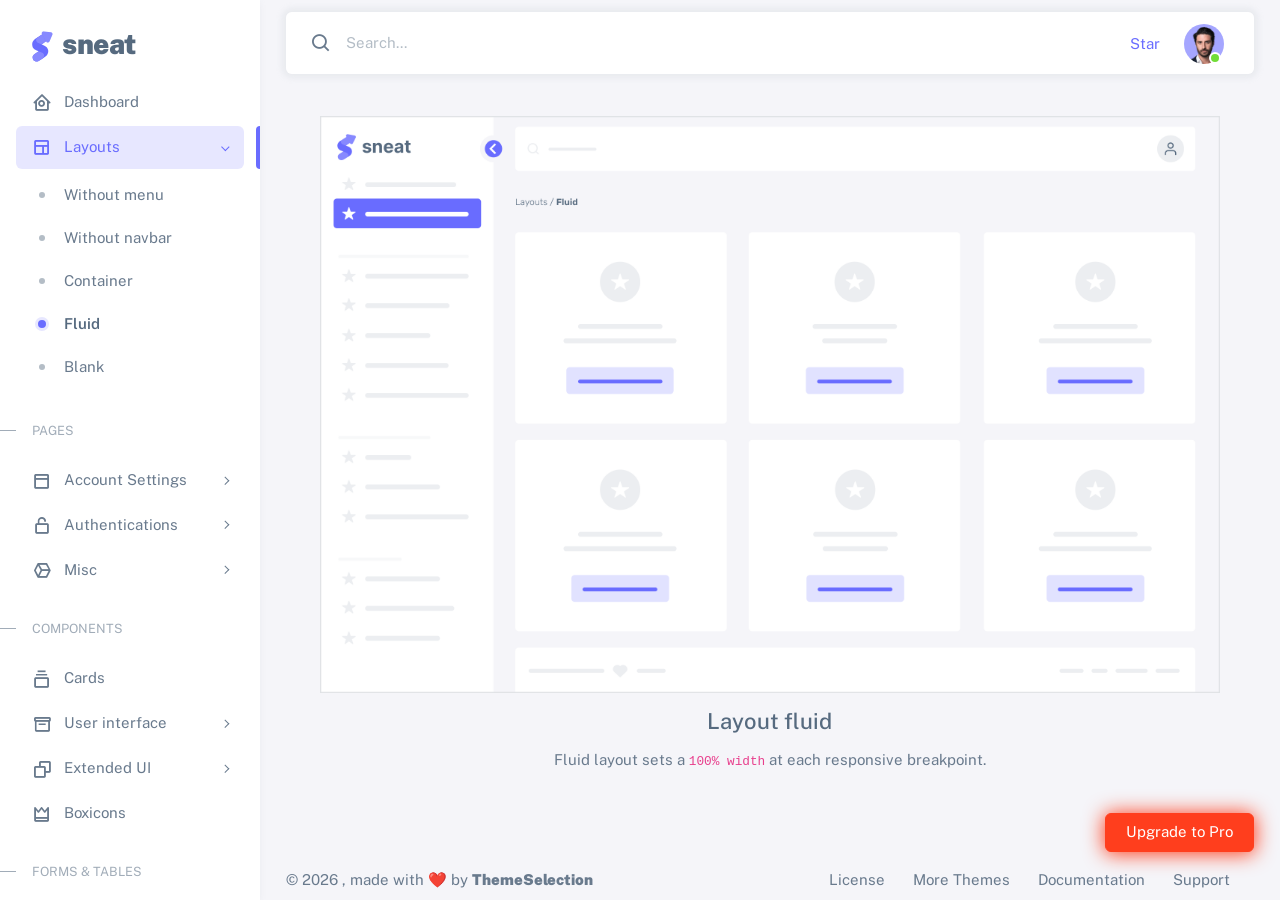
<file: Lab1/src/main/webapp/admin/html/layouts-fluid.html>
<!DOCTYPE html>

<html
  lang="en"
  class="light-style layout-menu-fixed"
  dir="ltr"
  data-theme="theme-default"
  data-assets-path="../assets/"
  data-template="vertical-menu-template-free"
>
  <head>
    <meta charset="utf-8" />
    <meta
      name="viewport"
      content="width=device-width, initial-scale=1.0, user-scalable=no, minimum-scale=1.0, maximum-scale=1.0"
    />

    <title>Fluid - Layouts | Sneat - Bootstrap 5 HTML Admin Template - Pro</title>

    <meta name="description" content="" />

    <!-- Favicon -->
    <link rel="icon" type="image/x-icon" href="../assets/img/favicon/favicon.ico" />

    <!-- Fonts -->
    <link rel="preconnect" href="https://fonts.googleapis.com" />
    <link rel="preconnect" href="https://fonts.gstatic.com" crossorigin />
    <link
      href="https://fonts.googleapis.com/css2?family=Public+Sans:ital,wght@0,300;0,400;0,500;0,600;0,700;1,300;1,400;1,500;1,600;1,700&display=swap"
      rel="stylesheet"
    />

    <!-- Icons. Uncomment required icon fonts -->
    <link rel="stylesheet" href="../assets/vendor/fonts/boxicons.css" />

    <!-- Core CSS -->
    <link rel="stylesheet" href="../assets/vendor/css/core.css" class="template-customizer-core-css" />
    <link rel="stylesheet" href="../assets/vendor/css/theme-default.css" class="template-customizer-theme-css" />
    <link rel="stylesheet" href="../assets/css/demo.css" />

    <!-- Vendors CSS -->
    <link rel="stylesheet" href="../assets/vendor/libs/perfect-scrollbar/perfect-scrollbar.css" />

    <!-- Page CSS -->

    <!-- Helpers -->
    <script src="../assets/vendor/js/helpers.js"></script>

    <!--! Template customizer & Theme config files MUST be included after core stylesheets and helpers.js in the <head> section -->
    <!--? Config:  Mandatory theme config file contain global vars & default theme options, Set your preferred theme option in this file.  -->
    <script src="../assets/js/config.js"></script>
  </head>

  <body>
    <!-- Layout wrapper -->
    <div class="layout-wrapper layout-content-navbar">
      <div class="layout-container">
        <!-- Menu -->

        <aside id="layout-menu" class="layout-menu menu-vertical menu bg-menu-theme">
          <div class="app-brand demo">
            <a href="index.html" class="app-brand-link">
              <span class="app-brand-logo demo">
                <svg
                  width="25"
                  viewBox="0 0 25 42"
                  version="1.1"
                  xmlns="http://www.w3.org/2000/svg"
                  xmlns:xlink="http://www.w3.org/1999/xlink"
                >
                  <defs>
                    <path
                      d="M13.7918663,0.358365126 L3.39788168,7.44174259 C0.566865006,9.69408886 -0.379795268,12.4788597 0.557900856,15.7960551 C0.68998853,16.2305145 1.09562888,17.7872135 3.12357076,19.2293357 C3.8146334,19.7207684 5.32369333,20.3834223 7.65075054,21.2172976 L7.59773219,21.2525164 L2.63468769,24.5493413 C0.445452254,26.3002124 0.0884951797,28.5083815 1.56381646,31.1738486 C2.83770406,32.8170431 5.20850219,33.2640127 7.09180128,32.5391577 C8.347334,32.0559211 11.4559176,30.0011079 16.4175519,26.3747182 C18.0338572,24.4997857 18.6973423,22.4544883 18.4080071,20.2388261 C17.963753,17.5346866 16.1776345,15.5799961 13.0496516,14.3747546 L10.9194936,13.4715819 L18.6192054,7.984237 L13.7918663,0.358365126 Z"
                      id="path-1"
                    ></path>
                    <path
                      d="M5.47320593,6.00457225 C4.05321814,8.216144 4.36334763,10.0722806 6.40359441,11.5729822 C8.61520715,12.571656 10.0999176,13.2171421 10.8577257,13.5094407 L15.5088241,14.433041 L18.6192054,7.984237 C15.5364148,3.11535317 13.9273018,0.573395879 13.7918663,0.358365126 C13.5790555,0.511491653 10.8061687,2.3935607 5.47320593,6.00457225 Z"
                      id="path-3"
                    ></path>
                    <path
                      d="M7.50063644,21.2294429 L12.3234468,23.3159332 C14.1688022,24.7579751 14.397098,26.4880487 13.008334,28.506154 C11.6195701,30.5242593 10.3099883,31.790241 9.07958868,32.3040991 C5.78142938,33.4346997 4.13234973,34 4.13234973,34 C4.13234973,34 2.75489982,33.0538207 2.37032616e-14,31.1614621 C-0.55822714,27.8186216 -0.55822714,26.0572515 -4.05231404e-15,25.8773518 C0.83734071,25.6075023 2.77988457,22.8248993 3.3049379,22.52991 C3.65497346,22.3332504 5.05353963,21.8997614 7.50063644,21.2294429 Z"
                      id="path-4"
                    ></path>
                    <path
                      d="M20.6,7.13333333 L25.6,13.8 C26.2627417,14.6836556 26.0836556,15.9372583 25.2,16.6 C24.8538077,16.8596443 24.4327404,17 24,17 L14,17 C12.8954305,17 12,16.1045695 12,15 C12,14.5672596 12.1403557,14.1461923 12.4,13.8 L17.4,7.13333333 C18.0627417,6.24967773 19.3163444,6.07059163 20.2,6.73333333 C20.3516113,6.84704183 20.4862915,6.981722 20.6,7.13333333 Z"
                      id="path-5"
                    ></path>
                  </defs>
                  <g id="g-app-brand" stroke="none" stroke-width="1" fill="none" fill-rule="evenodd">
                    <g id="Brand-Logo" transform="translate(-27.000000, -15.000000)">
                      <g id="Icon" transform="translate(27.000000, 15.000000)">
                        <g id="Mask" transform="translate(0.000000, 8.000000)">
                          <mask id="mask-2" fill="white">
                            <use xlink:href="#path-1"></use>
                          </mask>
                          <use fill="#696cff" xlink:href="#path-1"></use>
                          <g id="Path-3" mask="url(#mask-2)">
                            <use fill="#696cff" xlink:href="#path-3"></use>
                            <use fill-opacity="0.2" fill="#FFFFFF" xlink:href="#path-3"></use>
                          </g>
                          <g id="Path-4" mask="url(#mask-2)">
                            <use fill="#696cff" xlink:href="#path-4"></use>
                            <use fill-opacity="0.2" fill="#FFFFFF" xlink:href="#path-4"></use>
                          </g>
                        </g>
                        <g
                          id="Triangle"
                          transform="translate(19.000000, 11.000000) rotate(-300.000000) translate(-19.000000, -11.000000) "
                        >
                          <use fill="#696cff" xlink:href="#path-5"></use>
                          <use fill-opacity="0.2" fill="#FFFFFF" xlink:href="#path-5"></use>
                        </g>
                      </g>
                    </g>
                  </g>
                </svg>
              </span>
              <span class="app-brand-text demo menu-text fw-bolder ms-2">Sneat</span>
            </a>

            <a href="javascript:void(0);" class="layout-menu-toggle menu-link text-large ms-auto d-block d-xl-none">
              <i class="bx bx-chevron-left bx-sm align-middle"></i>
            </a>
          </div>

          <div class="menu-inner-shadow"></div>

          <ul class="menu-inner py-1">
            <!-- Dashboard -->
            <li class="menu-item">
              <a href="index.html" class="menu-link">
                <i class="menu-icon tf-icons bx bx-home-circle"></i>
                <div data-i18n="Analytics">Dashboard</div>
              </a>
            </li>

            <!-- Layouts -->
            <li class="menu-item active open">
              <a href="javascript:void(0);" class="menu-link menu-toggle">
                <i class="menu-icon tf-icons bx bx-layout"></i>
                <div data-i18n="Layouts">Layouts</div>
              </a>

              <ul class="menu-sub">
                <li class="menu-item">
                  <a href="layouts-without-menu.html" class="menu-link">
                    <div data-i18n="Without menu">Without menu</div>
                  </a>
                </li>
                <li class="menu-item">
                  <a href="layouts-without-navbar.html" class="menu-link">
                    <div data-i18n="Without navbar">Without navbar</div>
                  </a>
                </li>
                <li class="menu-item">
                  <a href="layouts-container.html" class="menu-link">
                    <div data-i18n="Container">Container</div>
                  </a>
                </li>
                <li class="menu-item active">
                  <a href="layouts-fluid.html" class="menu-link">
                    <div data-i18n="Fluid">Fluid</div>
                  </a>
                </li>
                <li class="menu-item">
                  <a href="layouts-blank.html" class="menu-link">
                    <div data-i18n="Blank">Blank</div>
                  </a>
                </li>
              </ul>
            </li>

            <li class="menu-header small text-uppercase">
              <span class="menu-header-text">Pages</span>
            </li>
            <li class="menu-item">
              <a href="javascript:void(0);" class="menu-link menu-toggle">
                <i class="menu-icon tf-icons bx bx-dock-top"></i>
                <div data-i18n="Account Settings">Account Settings</div>
              </a>
              <ul class="menu-sub">
                <li class="menu-item">
                  <a href="pages-account-settings-account.html" class="menu-link">
                    <div data-i18n="Account">Account</div>
                  </a>
                </li>
                <li class="menu-item">
                  <a href="pages-account-settings-notifications.html" class="menu-link">
                    <div data-i18n="Notifications">Notifications</div>
                  </a>
                </li>
                <li class="menu-item">
                  <a href="pages-account-settings-connections.html" class="menu-link">
                    <div data-i18n="Connections">Connections</div>
                  </a>
                </li>
              </ul>
            </li>
            <li class="menu-item">
              <a href="javascript:void(0);" class="menu-link menu-toggle">
                <i class="menu-icon tf-icons bx bx-lock-open-alt"></i>
                <div data-i18n="Authentications">Authentications</div>
              </a>
              <ul class="menu-sub">
                <li class="menu-item">
                  <a href="auth-login-basic.html" class="menu-link" target="_blank">
                    <div data-i18n="Basic">Login</div>
                  </a>
                </li>
                <li class="menu-item">
                  <a href="auth-register-basic.html" class="menu-link" target="_blank">
                    <div data-i18n="Basic">Register</div>
                  </a>
                </li>
                <li class="menu-item">
                  <a href="auth-forgot-password-basic.html" class="menu-link" target="_blank">
                    <div data-i18n="Basic">Forgot Password</div>
                  </a>
                </li>
              </ul>
            </li>
            <li class="menu-item">
              <a href="javascript:void(0);" class="menu-link menu-toggle">
                <i class="menu-icon tf-icons bx bx-cube-alt"></i>
                <div data-i18n="Misc">Misc</div>
              </a>
              <ul class="menu-sub">
                <li class="menu-item">
                  <a href="pages-misc-error.html" class="menu-link">
                    <div data-i18n="Error">Error</div>
                  </a>
                </li>
                <li class="menu-item">
                  <a href="pages-misc-under-maintenance.html" class="menu-link">
                    <div data-i18n="Under Maintenance">Under Maintenance</div>
                  </a>
                </li>
              </ul>
            </li>
            <!-- Components -->
            <li class="menu-header small text-uppercase"><span class="menu-header-text">Components</span></li>
            <!-- Cards -->
            <li class="menu-item">
              <a href="cards-basic.html" class="menu-link">
                <i class="menu-icon tf-icons bx bx-collection"></i>
                <div data-i18n="Basic">Cards</div>
              </a>
            </li>
            <!-- User interface -->
            <li class="menu-item">
              <a href="javascript:void(0)" class="menu-link menu-toggle">
                <i class="menu-icon tf-icons bx bx-box"></i>
                <div data-i18n="User interface">User interface</div>
              </a>
              <ul class="menu-sub">
                <li class="menu-item">
                  <a href="ui-accordion.html" class="menu-link">
                    <div data-i18n="Accordion">Accordion</div>
                  </a>
                </li>
                <li class="menu-item">
                  <a href="ui-alerts.html" class="menu-link">
                    <div data-i18n="Alerts">Alerts</div>
                  </a>
                </li>
                <li class="menu-item">
                  <a href="ui-badges.html" class="menu-link">
                    <div data-i18n="Badges">Badges</div>
                  </a>
                </li>
                <li class="menu-item">
                  <a href="ui-buttons.html" class="menu-link">
                    <div data-i18n="Buttons">Buttons</div>
                  </a>
                </li>
                <li class="menu-item">
                  <a href="ui-carousel.html" class="menu-link">
                    <div data-i18n="Carousel">Carousel</div>
                  </a>
                </li>
                <li class="menu-item">
                  <a href="ui-collapse.html" class="menu-link">
                    <div data-i18n="Collapse">Collapse</div>
                  </a>
                </li>
                <li class="menu-item">
                  <a href="ui-dropdowns.html" class="menu-link">
                    <div data-i18n="Dropdowns">Dropdowns</div>
                  </a>
                </li>
                <li class="menu-item">
                  <a href="ui-footer.html" class="menu-link">
                    <div data-i18n="Footer">Footer</div>
                  </a>
                </li>
                <li class="menu-item">
                  <a href="ui-list-groups.html" class="menu-link">
                    <div data-i18n="List Groups">List groups</div>
                  </a>
                </li>
                <li class="menu-item">
                  <a href="ui-modals.html" class="menu-link">
                    <div data-i18n="Modals">Modals</div>
                  </a>
                </li>
                <li class="menu-item">
                  <a href="ui-navbar.html" class="menu-link">
                    <div data-i18n="Navbar">Navbar</div>
                  </a>
                </li>
                <li class="menu-item">
                  <a href="ui-offcanvas.html" class="menu-link">
                    <div data-i18n="Offcanvas">Offcanvas</div>
                  </a>
                </li>
                <li class="menu-item">
                  <a href="ui-pagination-breadcrumbs.html" class="menu-link">
                    <div data-i18n="Pagination &amp; Breadcrumbs">Pagination &amp; Breadcrumbs</div>
                  </a>
                </li>
                <li class="menu-item">
                  <a href="ui-progress.html" class="menu-link">
                    <div data-i18n="Progress">Progress</div>
                  </a>
                </li>
                <li class="menu-item">
                  <a href="ui-spinners.html" class="menu-link">
                    <div data-i18n="Spinners">Spinners</div>
                  </a>
                </li>
                <li class="menu-item">
                  <a href="ui-tabs-pills.html" class="menu-link">
                    <div data-i18n="Tabs &amp; Pills">Tabs &amp; Pills</div>
                  </a>
                </li>
                <li class="menu-item">
                  <a href="ui-toasts.html" class="menu-link">
                    <div data-i18n="Toasts">Toasts</div>
                  </a>
                </li>
                <li class="menu-item">
                  <a href="ui-tooltips-popovers.html" class="menu-link">
                    <div data-i18n="Tooltips & Popovers">Tooltips &amp; popovers</div>
                  </a>
                </li>
                <li class="menu-item">
                  <a href="ui-typography.html" class="menu-link">
                    <div data-i18n="Typography">Typography</div>
                  </a>
                </li>
              </ul>
            </li>

            <!-- Extended components -->
            <li class="menu-item">
              <a href="javascript:void(0)" class="menu-link menu-toggle">
                <i class="menu-icon tf-icons bx bx-copy"></i>
                <div data-i18n="Extended UI">Extended UI</div>
              </a>
              <ul class="menu-sub">
                <li class="menu-item">
                  <a href="extended-ui-perfect-scrollbar.html" class="menu-link">
                    <div data-i18n="Perfect Scrollbar">Perfect scrollbar</div>
                  </a>
                </li>
                <li class="menu-item">
                  <a href="extended-ui-text-divider.html" class="menu-link">
                    <div data-i18n="Text Divider">Text Divider</div>
                  </a>
                </li>
              </ul>
            </li>

            <li class="menu-item">
              <a href="icons-boxicons.html" class="menu-link">
                <i class="menu-icon tf-icons bx bx-crown"></i>
                <div data-i18n="Boxicons">Boxicons</div>
              </a>
            </li>

            <!-- Forms & Tables -->
            <li class="menu-header small text-uppercase"><span class="menu-header-text">Forms &amp; Tables</span></li>
            <!-- Forms -->
            <li class="menu-item">
              <a href="javascript:void(0);" class="menu-link menu-toggle">
                <i class="menu-icon tf-icons bx bx-detail"></i>
                <div data-i18n="Form Elements">Form Elements</div>
              </a>
              <ul class="menu-sub">
                <li class="menu-item">
                  <a href="forms-basic-inputs.html" class="menu-link">
                    <div data-i18n="Basic Inputs">Basic Inputs</div>
                  </a>
                </li>
                <li class="menu-item">
                  <a href="forms-input-groups.html" class="menu-link">
                    <div data-i18n="Input groups">Input groups</div>
                  </a>
                </li>
              </ul>
            </li>
            <li class="menu-item">
              <a href="javascript:void(0);" class="menu-link menu-toggle">
                <i class="menu-icon tf-icons bx bx-detail"></i>
                <div data-i18n="Form Layouts">Form Layouts</div>
              </a>
              <ul class="menu-sub">
                <li class="menu-item">
                  <a href="form-layouts-vertical.html" class="menu-link">
                    <div data-i18n="Vertical Form">Vertical Form</div>
                  </a>
                </li>
                <li class="menu-item">
                  <a href="form-layouts-horizontal.html" class="menu-link">
                    <div data-i18n="Horizontal Form">Horizontal Form</div>
                  </a>
                </li>
              </ul>
            </li>
            <!-- Tables -->
            <li class="menu-item">
              <a href="tables-basic.html" class="menu-link">
                <i class="menu-icon tf-icons bx bx-table"></i>
                <div data-i18n="Tables">Tables</div>
              </a>
            </li>
            <!-- Misc -->
            <li class="menu-header small text-uppercase"><span class="menu-header-text">Misc</span></li>
            <li class="menu-item">
              <a
                href="https://github.com/themeselection/sneat-html-admin-template-free/issues"
                target="_blank"
                class="menu-link"
              >
                <i class="menu-icon tf-icons bx bx-support"></i>
                <div data-i18n="Support">Support</div>
              </a>
            </li>
            <li class="menu-item">
              <a
                href="https://themeselection.com/demo/sneat-bootstrap-html-admin-template/documentation/"
                target="_blank"
                class="menu-link"
              >
                <i class="menu-icon tf-icons bx bx-file"></i>
                <div data-i18n="Documentation">Documentation</div>
              </a>
            </li>
          </ul>
        </aside>
        <!-- / Menu -->

        <!-- Layout container -->
        <div class="layout-page">
          <!-- Navbar -->

          <nav
            class="layout-navbar container-fluid navbar navbar-expand-xl navbar-detached align-items-center bg-navbar-theme"
            id="layout-navbar"
          >
            <div class="layout-menu-toggle navbar-nav align-items-xl-center me-3 me-xl-0 d-xl-none">
              <a class="nav-item nav-link px-0 me-xl-4" href="javascript:void(0)">
                <i class="bx bx-menu bx-sm"></i>
              </a>
            </div>

            <div class="navbar-nav-right d-flex align-items-center" id="navbar-collapse">
              <!-- Search -->
              <div class="navbar-nav align-items-center">
                <div class="nav-item d-flex align-items-center">
                  <i class="bx bx-search fs-4 lh-0"></i>
                  <input
                    type="text"
                    class="form-control border-0 shadow-none"
                    placeholder="Search..."
                    aria-label="Search..."
                  />
                </div>
              </div>
              <!-- /Search -->

              <ul class="navbar-nav flex-row align-items-center ms-auto">
                <!-- Place this tag where you want the button to render. -->
                <li class="nav-item lh-1 me-3">
                  <a
                    class="github-button"
                    href="https://github.com/themeselection/sneat-html-admin-template-free"
                    data-icon="octicon-star"
                    data-size="large"
                    data-show-count="true"
                    aria-label="Star themeselection/sneat-html-admin-template-free on GitHub"
                    >Star</a
                  >
                </li>

                <!-- User -->
                <li class="nav-item navbar-dropdown dropdown-user dropdown">
                  <a class="nav-link dropdown-toggle hide-arrow" href="javascript:void(0);" data-bs-toggle="dropdown">
                    <div class="avatar avatar-online">
                      <img src="../assets/img/avatars/1.png" alt class="w-px-40 h-auto rounded-circle" />
                    </div>
                  </a>
                  <ul class="dropdown-menu dropdown-menu-end">
                    <li>
                      <a class="dropdown-item" href="#">
                        <div class="d-flex">
                          <div class="flex-shrink-0 me-3">
                            <div class="avatar avatar-online">
                              <img src="../assets/img/avatars/1.png" alt class="w-px-40 h-auto rounded-circle" />
                            </div>
                          </div>
                          <div class="flex-grow-1">
                            <span class="fw-semibold d-block">John Doe</span>
                            <small class="text-muted">Admin</small>
                          </div>
                        </div>
                      </a>
                    </li>
                    <li>
                      <div class="dropdown-divider"></div>
                    </li>
                    <li>
                      <a class="dropdown-item" href="#">
                        <i class="bx bx-user me-2"></i>
                        <span class="align-middle">My Profile</span>
                      </a>
                    </li>
                    <li>
                      <a class="dropdown-item" href="#">
                        <i class="bx bx-cog me-2"></i>
                        <span class="align-middle">Settings</span>
                      </a>
                    </li>
                    <li>
                      <a class="dropdown-item" href="#">
                        <span class="d-flex align-items-center align-middle">
                          <i class="flex-shrink-0 bx bx-credit-card me-2"></i>
                          <span class="flex-grow-1 align-middle">Billing</span>
                          <span class="flex-shrink-0 badge badge-center rounded-pill bg-danger w-px-20 h-px-20">4</span>
                        </span>
                      </a>
                    </li>
                    <li>
                      <div class="dropdown-divider"></div>
                    </li>
                    <li>
                      <a class="dropdown-item" href="auth-login-basic.html">
                        <i class="bx bx-power-off me-2"></i>
                        <span class="align-middle">Log Out</span>
                      </a>
                    </li>
                  </ul>
                </li>
                <!--/ User -->
              </ul>
            </div>
          </nav>

          <!-- / Navbar -->

          <!-- Content wrapper -->
          <div class="content-wrapper">
            <!-- Content -->

            <div class="container-fluid flex-grow-1 container-p-y">
              <!-- Layout Demo -->
              <div class="layout-demo-wrapper">
                <div class="layout-demo-placeholder">
                  <img
                    src="../assets/img/layouts/layout-fluid-light.png"
                    class="img-fluid"
                    alt="Layout fluid"
                    data-app-light-img="layouts/layout-fluid-light.png"
                    data-app-dark-img="layouts/layout-fluid-dark.png"
                  />
                </div>
                <div class="layout-demo-info">
                  <h4>Layout fluid</h4>
                  <p>Fluid layout sets a <code>100% width</code> at each responsive breakpoint.</p>
                </div>
              </div>
              <!--/ Layout Demo -->
            </div>
            <!-- / Content -->

            <!-- Footer -->
            <footer class="content-footer footer bg-footer-theme">
              <div class="container-fluid d-flex flex-wrap justify-content-between py-2 flex-md-row flex-column">
                <div class="mb-2 mb-md-0">
                  ©
                  <script>
                    document.write(new Date().getFullYear());
                  </script>
                  , made with ❤️ by
                  <a href="https://themeselection.com" target="_blank" class="footer-link fw-bolder">ThemeSelection</a>
                </div>
                <div>
                  <a href="https://themeselection.com/license/" class="footer-link me-4" target="_blank">License</a>
                  <a href="https://themeselection.com/" target="_blank" class="footer-link me-4">More Themes</a>

                  <a
                    href="https://themeselection.com/demo/sneat-bootstrap-html-admin-template/documentation/"
                    target="_blank"
                    class="footer-link me-4"
                    >Documentation</a
                  >

                  <a
                    href="https://github.com/themeselection/sneat-html-admin-template-free/issues"
                    target="_blank"
                    class="footer-link me-4"
                    >Support</a
                  >
                </div>
              </div>
            </footer>
            <!-- / Footer -->

            <div class="content-backdrop fade"></div>
          </div>
          <!-- Content wrapper -->
        </div>
        <!-- / Layout page -->
      </div>

      <!-- Overlay -->
      <div class="layout-overlay layout-menu-toggle"></div>
    </div>
    <!-- / Layout wrapper -->

    <div class="buy-now">
      <a
        href="https://themeselection.com/products/sneat-bootstrap-html-admin-template/"
        target="_blank"
        class="btn btn-danger btn-buy-now"
        >Upgrade to Pro</a
      >
    </div>

    <!-- Core JS -->
    <!-- build:js assets/vendor/js/core.js -->
    <script src="../assets/vendor/libs/jquery/jquery.js"></script>
    <script src="../assets/vendor/libs/popper/popper.js"></script>
    <script src="../assets/vendor/js/bootstrap.js"></script>
    <script src="../assets/vendor/libs/perfect-scrollbar/perfect-scrollbar.js"></script>

    <script src="../assets/vendor/js/menu.js"></script>
    <!-- endbuild -->

    <!-- Vendors JS -->

    <!-- Main JS -->
    <script src="../assets/js/main.js"></script>

    <!-- Page JS -->

    <!-- Place this tag in your head or just before your close body tag. -->
    <script async defer src="https://buttons.github.io/buttons.js"></script>
  </body>
</html>
</file>
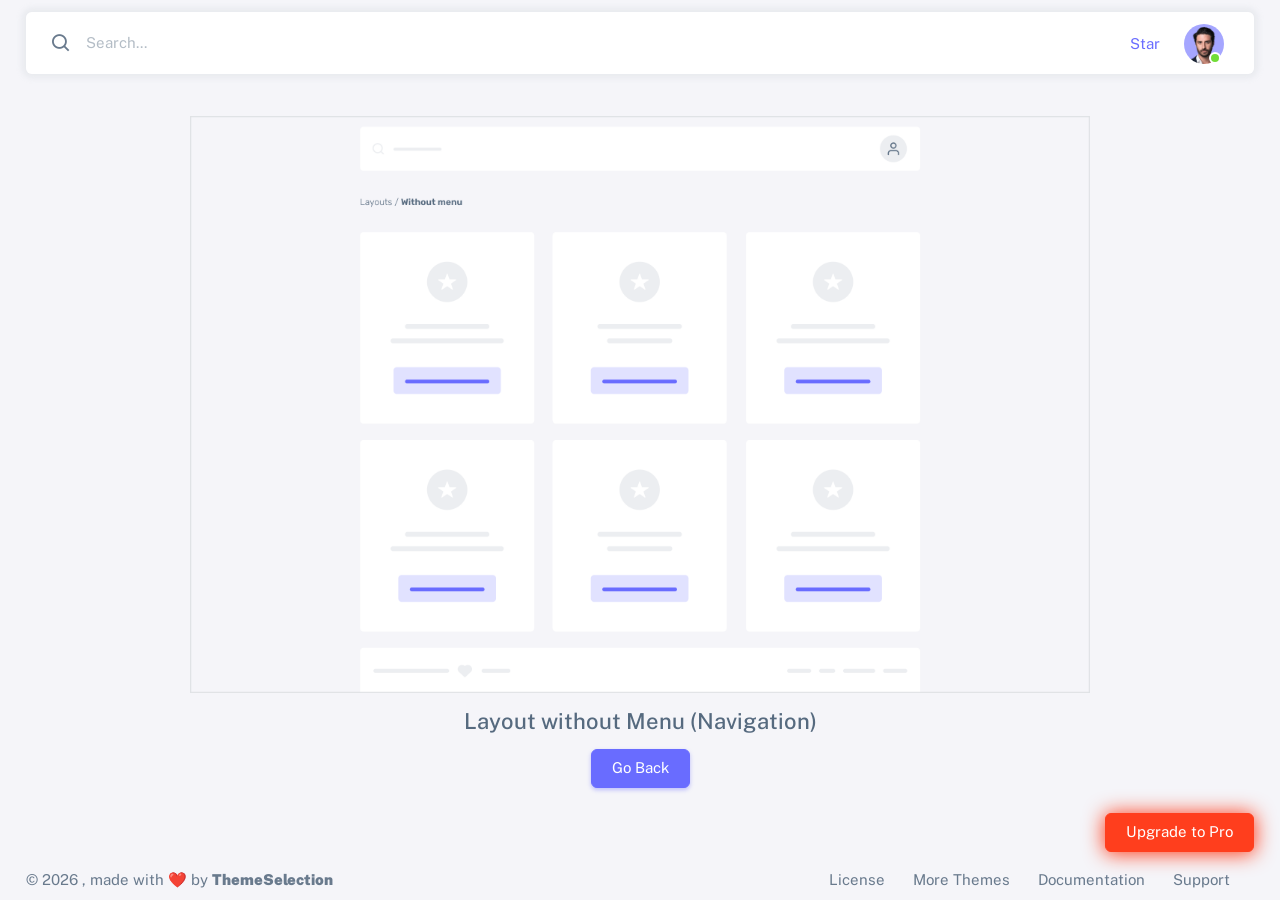
<file: Lab1/src/main/webapp/admin/html/layouts-without-menu.html>
<!DOCTYPE html>

<html
  lang="en"
  class="light-style layout-menu-fixed"
  dir="ltr"
  data-theme="theme-default"
  data-assets-path="../assets/"
  data-template="vertical-menu-template-free"
>
  <head>
    <meta charset="utf-8" />
    <meta
      name="viewport"
      content="width=device-width, initial-scale=1.0, user-scalable=no, minimum-scale=1.0, maximum-scale=1.0"
    />

    <title>Without menu - Layouts | Sneat - Bootstrap 5 HTML Admin Template - Pro</title>

    <meta name="description" content="" />

    <!-- Favicon -->
    <link rel="icon" type="image/x-icon" href="../assets/img/favicon/favicon.ico" />

    <!-- Fonts -->
    <link rel="preconnect" href="https://fonts.googleapis.com" />
    <link rel="preconnect" href="https://fonts.gstatic.com" crossorigin />
    <link
      href="https://fonts.googleapis.com/css2?family=Public+Sans:ital,wght@0,300;0,400;0,500;0,600;0,700;1,300;1,400;1,500;1,600;1,700&display=swap"
      rel="stylesheet"
    />

    <!-- Icons. Uncomment required icon fonts -->
    <link rel="stylesheet" href="../assets/vendor/fonts/boxicons.css" />

    <!-- Core CSS -->
    <link rel="stylesheet" href="../assets/vendor/css/core.css" class="template-customizer-core-css" />
    <link rel="stylesheet" href="../assets/vendor/css/theme-default.css" class="template-customizer-theme-css" />
    <link rel="stylesheet" href="../assets/css/demo.css" />

    <!-- Vendors CSS -->
    <link rel="stylesheet" href="../assets/vendor/libs/perfect-scrollbar/perfect-scrollbar.css" />

    <!-- Page CSS -->

    <!-- Helpers -->
    <script src="../assets/vendor/js/helpers.js"></script>

    <!--! Template customizer & Theme config files MUST be included after core stylesheets and helpers.js in the <head> section -->
    <!--? Config:  Mandatory theme config file contain global vars & default theme options, Set your preferred theme option in this file.  -->
    <script src="../assets/js/config.js"></script>
  </head>

  <body>
    <!-- Layout wrapper -->
    <div class="layout-wrapper layout-content-navbar layout-without-menu">
      <div class="layout-container">
        <!-- Layout container -->
        <div class="layout-page">
          <!-- Navbar -->

          <nav
            class="layout-navbar container-xxl navbar navbar-expand-xl navbar-detached align-items-center bg-navbar-theme"
            id="layout-navbar"
          >
            <div class="navbar-nav-right d-flex align-items-center" id="navbar-collapse">
              <!-- Search -->
              <div class="navbar-nav align-items-center">
                <div class="nav-item d-flex align-items-center">
                  <i class="bx bx-search fs-4 lh-0"></i>
                  <input
                    type="text"
                    class="form-control border-0 shadow-none"
                    placeholder="Search..."
                    aria-label="Search..."
                  />
                </div>
              </div>
              <!-- /Search -->

              <ul class="navbar-nav flex-row align-items-center ms-auto">
                <!-- Place this tag where you want the button to render. -->
                <li class="nav-item lh-1 me-3">
                  <a
                    class="github-button"
                    href="https://github.com/themeselection/sneat-html-admin-template-free"
                    data-icon="octicon-star"
                    data-size="large"
                    data-show-count="true"
                    aria-label="Star themeselection/sneat-html-admin-template-free on GitHub"
                    >Star</a
                  >
                </li>

                <!-- User -->
                <li class="nav-item navbar-dropdown dropdown-user dropdown">
                  <a class="nav-link dropdown-toggle hide-arrow" href="javascript:void(0);" data-bs-toggle="dropdown">
                    <div class="avatar avatar-online">
                      <img src="../assets/img/avatars/1.png" alt class="w-px-40 h-auto rounded-circle" />
                    </div>
                  </a>
                  <ul class="dropdown-menu dropdown-menu-end">
                    <li>
                      <a class="dropdown-item" href="#">
                        <div class="d-flex">
                          <div class="flex-shrink-0 me-3">
                            <div class="avatar avatar-online">
                              <img src="../assets/img/avatars/1.png" alt class="w-px-40 h-auto rounded-circle" />
                            </div>
                          </div>
                          <div class="flex-grow-1">
                            <span class="fw-semibold d-block">John Doe</span>
                            <small class="text-muted">Admin</small>
                          </div>
                        </div>
                      </a>
                    </li>
                    <li>
                      <div class="dropdown-divider"></div>
                    </li>
                    <li>
                      <a class="dropdown-item" href="#">
                        <i class="bx bx-user me-2"></i>
                        <span class="align-middle">My Profile</span>
                      </a>
                    </li>
                    <li>
                      <a class="dropdown-item" href="#">
                        <i class="bx bx-cog me-2"></i>
                        <span class="align-middle">Settings</span>
                      </a>
                    </li>
                    <li>
                      <a class="dropdown-item" href="#">
                        <span class="d-flex align-items-center align-middle">
                          <i class="flex-shrink-0 bx bx-credit-card me-2"></i>
                          <span class="flex-grow-1 align-middle">Billing</span>
                          <span class="flex-shrink-0 badge badge-center rounded-pill bg-danger w-px-20 h-px-20">4</span>
                        </span>
                      </a>
                    </li>
                    <li>
                      <div class="dropdown-divider"></div>
                    </li>
                    <li>
                      <a class="dropdown-item" href="auth-login-basic.html">
                        <i class="bx bx-power-off me-2"></i>
                        <span class="align-middle">Log Out</span>
                      </a>
                    </li>
                  </ul>
                </li>
                <!--/ User -->
              </ul>
            </div>
          </nav>

          <!-- / Navbar -->

          <!-- Content wrapper -->
          <div class="content-wrapper">
            <!-- Content -->

            <div class="container-xxl flex-grow-1 container-p-y">
              <!-- Layout Demo -->
              <div class="layout-demo-wrapper">
                <div class="layout-demo-placeholder">
                  <img
                    src="../assets/img/layouts/layout-without-menu-light.png"
                    class="img-fluid"
                    alt="Layout without menu"
                    data-app-light-img="layouts/layout-without-menu-light.png"
                    data-app-dark-img="layouts/layout-without-menu-dark.png"
                  />
                </div>
                <div class="layout-demo-info">
                  <h4>Layout without Menu (Navigation)</h4>
                  <button class="btn btn-primary" type="button" onclick="history.back()">Go Back</button>
                </div>
              </div>
              <!--/ Layout Demo -->
            </div>
            <!-- / Content -->

            <!-- Footer -->
            <footer class="content-footer footer bg-footer-theme">
              <div class="container-xxl d-flex flex-wrap justify-content-between py-2 flex-md-row flex-column">
                <div class="mb-2 mb-md-0">
                  ©
                  <script>
                    document.write(new Date().getFullYear());
                  </script>
                  , made with ❤️ by
                  <a href="https://themeselection.com" target="_blank" class="footer-link fw-bolder">ThemeSelection</a>
                </div>
                <div>
                  <a href="https://themeselection.com/license/" class="footer-link me-4" target="_blank">License</a>
                  <a href="https://themeselection.com/" target="_blank" class="footer-link me-4">More Themes</a>

                  <a
                    href="https://themeselection.com/demo/sneat-bootstrap-html-admin-template/documentation/"
                    target="_blank"
                    class="footer-link me-4"
                    >Documentation</a
                  >

                  <a
                    href="https://github.com/themeselection/sneat-html-admin-template-free/issues"
                    target="_blank"
                    class="footer-link me-4"
                    >Support</a
                  >
                </div>
              </div>
            </footer>
            <!-- / Footer -->

            <div class="content-backdrop fade"></div>
          </div>
          <!-- Content wrapper -->
        </div>
        <!-- / Layout page -->
      </div>
    </div>
    <!-- / Layout wrapper -->

    <div class="buy-now">
      <a
        href="https://themeselection.com/products/sneat-bootstrap-html-admin-template/"
        target="_blank"
        class="btn btn-danger btn-buy-now"
        >Upgrade to Pro</a
      >
    </div>

    <!-- Core JS -->
    <!-- build:js assets/vendor/js/core.js -->
    <script src="../assets/vendor/libs/jquery/jquery.js"></script>
    <script src="../assets/vendor/libs/popper/popper.js"></script>
    <script src="../assets/vendor/js/bootstrap.js"></script>
    <script src="../assets/vendor/libs/perfect-scrollbar/perfect-scrollbar.js"></script>

    <script src="../assets/vendor/js/menu.js"></script>
    <!-- endbuild -->

    <!-- Vendors JS -->

    <!-- Main JS -->
    <script src="../assets/js/main.js"></script>

    <!-- Page JS -->

    <!-- Place this tag in your head or just before your close body tag. -->
    <script async defer src="https://buttons.github.io/buttons.js"></script>
  </body>
</html>
</file>
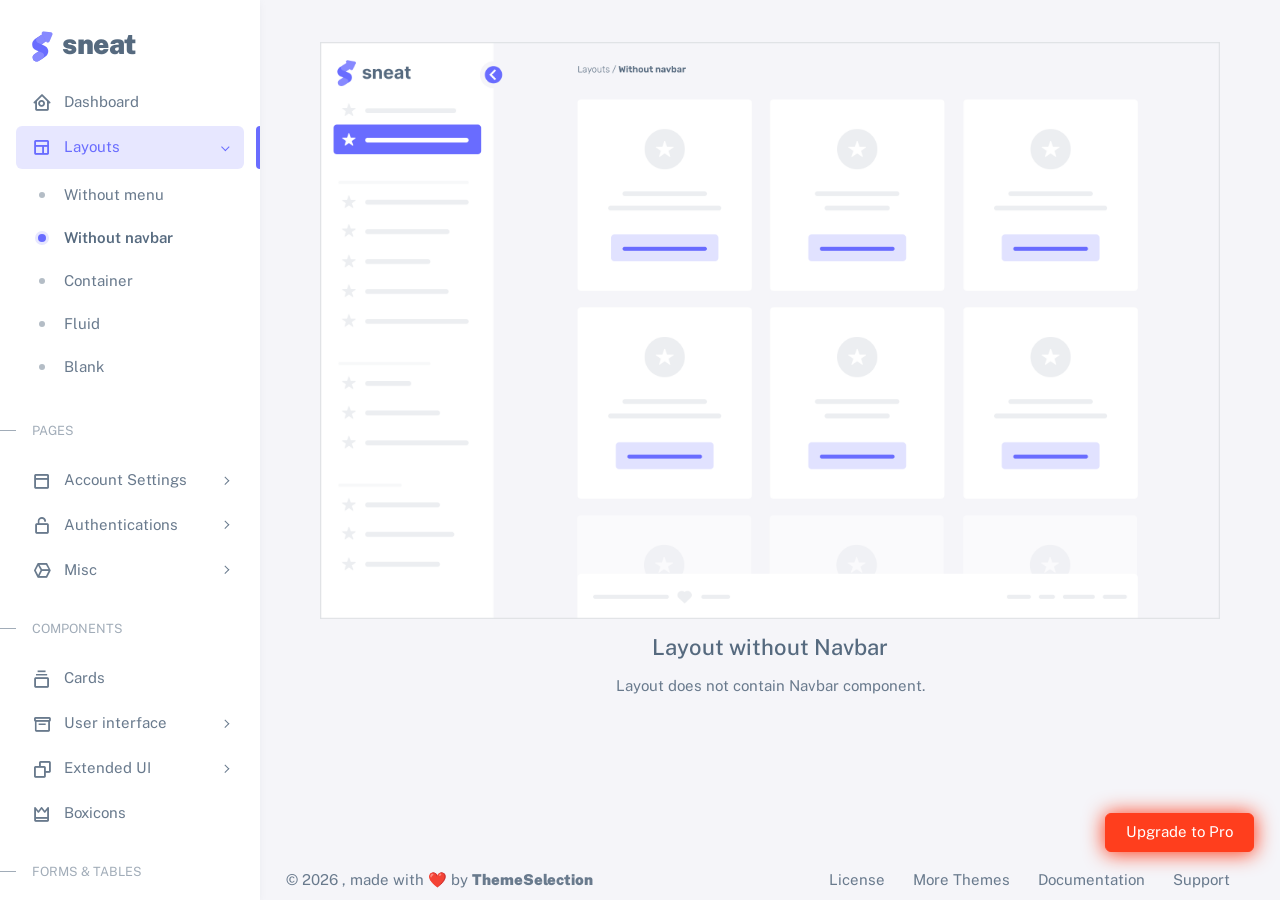
<file: Lab1/src/main/webapp/admin/html/layouts-without-navbar.html>
<!DOCTYPE html>

<html
  lang="en"
  class="light-style layout-menu-fixed"
  dir="ltr"
  data-theme="theme-default"
  data-assets-path="../assets/"
  data-template="vertical-menu-template-free"
>
  <head>
    <meta charset="utf-8" />
    <meta
      name="viewport"
      content="width=device-width, initial-scale=1.0, user-scalable=no, minimum-scale=1.0, maximum-scale=1.0"
    />

    <title>Without navbar - Layouts | Sneat - Bootstrap 5 HTML Admin Template - Pro</title>

    <meta name="description" content="" />

    <!-- Favicon -->
    <link rel="icon" type="image/x-icon" href="../assets/img/favicon/favicon.ico" />

    <!-- Fonts -->
    <link rel="preconnect" href="https://fonts.googleapis.com" />
    <link rel="preconnect" href="https://fonts.gstatic.com" crossorigin />
    <link
      href="https://fonts.googleapis.com/css2?family=Public+Sans:ital,wght@0,300;0,400;0,500;0,600;0,700;1,300;1,400;1,500;1,600;1,700&display=swap"
      rel="stylesheet"
    />

    <!-- Icons. Uncomment required icon fonts -->
    <link rel="stylesheet" href="../assets/vendor/fonts/boxicons.css" />

    <!-- Core CSS -->
    <link rel="stylesheet" href="../assets/vendor/css/core.css" class="template-customizer-core-css" />
    <link rel="stylesheet" href="../assets/vendor/css/theme-default.css" class="template-customizer-theme-css" />
    <link rel="stylesheet" href="../assets/css/demo.css" />

    <!-- Vendors CSS -->
    <link rel="stylesheet" href="../assets/vendor/libs/perfect-scrollbar/perfect-scrollbar.css" />

    <!-- Page CSS -->

    <!-- Helpers -->
    <script src="../assets/vendor/js/helpers.js"></script>

    <!--! Template customizer & Theme config files MUST be included after core stylesheets and helpers.js in the <head> section -->
    <!--? Config:  Mandatory theme config file contain global vars & default theme options, Set your preferred theme option in this file.  -->
    <script src="../assets/js/config.js"></script>
  </head>

  <body>
    <!-- Layout wrapper -->
    <div class="layout-wrapper layout-content-navbar">
      <div class="layout-container">
        <!-- Menu -->

        <aside id="layout-menu" class="layout-menu menu-vertical menu bg-menu-theme">
          <div class="app-brand demo">
            <a href="index.html" class="app-brand-link">
              <span class="app-brand-logo demo">
                <svg
                  width="25"
                  viewBox="0 0 25 42"
                  version="1.1"
                  xmlns="http://www.w3.org/2000/svg"
                  xmlns:xlink="http://www.w3.org/1999/xlink"
                >
                  <defs>
                    <path
                      d="M13.7918663,0.358365126 L3.39788168,7.44174259 C0.566865006,9.69408886 -0.379795268,12.4788597 0.557900856,15.7960551 C0.68998853,16.2305145 1.09562888,17.7872135 3.12357076,19.2293357 C3.8146334,19.7207684 5.32369333,20.3834223 7.65075054,21.2172976 L7.59773219,21.2525164 L2.63468769,24.5493413 C0.445452254,26.3002124 0.0884951797,28.5083815 1.56381646,31.1738486 C2.83770406,32.8170431 5.20850219,33.2640127 7.09180128,32.5391577 C8.347334,32.0559211 11.4559176,30.0011079 16.4175519,26.3747182 C18.0338572,24.4997857 18.6973423,22.4544883 18.4080071,20.2388261 C17.963753,17.5346866 16.1776345,15.5799961 13.0496516,14.3747546 L10.9194936,13.4715819 L18.6192054,7.984237 L13.7918663,0.358365126 Z"
                      id="path-1"
                    ></path>
                    <path
                      d="M5.47320593,6.00457225 C4.05321814,8.216144 4.36334763,10.0722806 6.40359441,11.5729822 C8.61520715,12.571656 10.0999176,13.2171421 10.8577257,13.5094407 L15.5088241,14.433041 L18.6192054,7.984237 C15.5364148,3.11535317 13.9273018,0.573395879 13.7918663,0.358365126 C13.5790555,0.511491653 10.8061687,2.3935607 5.47320593,6.00457225 Z"
                      id="path-3"
                    ></path>
                    <path
                      d="M7.50063644,21.2294429 L12.3234468,23.3159332 C14.1688022,24.7579751 14.397098,26.4880487 13.008334,28.506154 C11.6195701,30.5242593 10.3099883,31.790241 9.07958868,32.3040991 C5.78142938,33.4346997 4.13234973,34 4.13234973,34 C4.13234973,34 2.75489982,33.0538207 2.37032616e-14,31.1614621 C-0.55822714,27.8186216 -0.55822714,26.0572515 -4.05231404e-15,25.8773518 C0.83734071,25.6075023 2.77988457,22.8248993 3.3049379,22.52991 C3.65497346,22.3332504 5.05353963,21.8997614 7.50063644,21.2294429 Z"
                      id="path-4"
                    ></path>
                    <path
                      d="M20.6,7.13333333 L25.6,13.8 C26.2627417,14.6836556 26.0836556,15.9372583 25.2,16.6 C24.8538077,16.8596443 24.4327404,17 24,17 L14,17 C12.8954305,17 12,16.1045695 12,15 C12,14.5672596 12.1403557,14.1461923 12.4,13.8 L17.4,7.13333333 C18.0627417,6.24967773 19.3163444,6.07059163 20.2,6.73333333 C20.3516113,6.84704183 20.4862915,6.981722 20.6,7.13333333 Z"
                      id="path-5"
                    ></path>
                  </defs>
                  <g id="g-app-brand" stroke="none" stroke-width="1" fill="none" fill-rule="evenodd">
                    <g id="Brand-Logo" transform="translate(-27.000000, -15.000000)">
                      <g id="Icon" transform="translate(27.000000, 15.000000)">
                        <g id="Mask" transform="translate(0.000000, 8.000000)">
                          <mask id="mask-2" fill="white">
                            <use xlink:href="#path-1"></use>
                          </mask>
                          <use fill="#696cff" xlink:href="#path-1"></use>
                          <g id="Path-3" mask="url(#mask-2)">
                            <use fill="#696cff" xlink:href="#path-3"></use>
                            <use fill-opacity="0.2" fill="#FFFFFF" xlink:href="#path-3"></use>
                          </g>
                          <g id="Path-4" mask="url(#mask-2)">
                            <use fill="#696cff" xlink:href="#path-4"></use>
                            <use fill-opacity="0.2" fill="#FFFFFF" xlink:href="#path-4"></use>
                          </g>
                        </g>
                        <g
                          id="Triangle"
                          transform="translate(19.000000, 11.000000) rotate(-300.000000) translate(-19.000000, -11.000000) "
                        >
                          <use fill="#696cff" xlink:href="#path-5"></use>
                          <use fill-opacity="0.2" fill="#FFFFFF" xlink:href="#path-5"></use>
                        </g>
                      </g>
                    </g>
                  </g>
                </svg>
              </span>
              <span class="app-brand-text demo menu-text fw-bolder ms-2">Sneat</span>
            </a>

            <a href="javascript:void(0);" class="layout-menu-toggle menu-link text-large ms-auto d-block d-xl-none">
              <i class="bx bx-chevron-left bx-sm align-middle"></i>
            </a>
          </div>

          <div class="menu-inner-shadow"></div>

          <ul class="menu-inner py-1">
            <!-- Dashboard -->
            <li class="menu-item">
              <a href="index.html" class="menu-link">
                <i class="menu-icon tf-icons bx bx-home-circle"></i>
                <div data-i18n="Analytics">Dashboard</div>
              </a>
            </li>

            <!-- Layouts -->
            <li class="menu-item active open">
              <a href="javascript:void(0);" class="menu-link menu-toggle">
                <i class="menu-icon tf-icons bx bx-layout"></i>
                <div data-i18n="Layouts">Layouts</div>
              </a>

              <ul class="menu-sub">
                <li class="menu-item">
                  <a href="layouts-without-menu.html" class="menu-link">
                    <div data-i18n="Without menu">Without menu</div>
                  </a>
                </li>
                <li class="menu-item active">
                  <a href="layouts-without-navbar.html" class="menu-link">
                    <div data-i18n="Without navbar">Without navbar</div>
                  </a>
                </li>
                <li class="menu-item">
                  <a href="layouts-container.html" class="menu-link">
                    <div data-i18n="Container">Container</div>
                  </a>
                </li>
                <li class="menu-item">
                  <a href="layouts-fluid.html" class="menu-link">
                    <div data-i18n="Fluid">Fluid</div>
                  </a>
                </li>
                <li class="menu-item">
                  <a href="layouts-blank.html" class="menu-link">
                    <div data-i18n="Blank">Blank</div>
                  </a>
                </li>
              </ul>
            </li>

            <li class="menu-header small text-uppercase">
              <span class="menu-header-text">Pages</span>
            </li>
            <li class="menu-item">
              <a href="javascript:void(0);" class="menu-link menu-toggle">
                <i class="menu-icon tf-icons bx bx-dock-top"></i>
                <div data-i18n="Account Settings">Account Settings</div>
              </a>
              <ul class="menu-sub">
                <li class="menu-item">
                  <a href="pages-account-settings-account.html" class="menu-link">
                    <div data-i18n="Account">Account</div>
                  </a>
                </li>
                <li class="menu-item">
                  <a href="pages-account-settings-notifications.html" class="menu-link">
                    <div data-i18n="Notifications">Notifications</div>
                  </a>
                </li>
                <li class="menu-item">
                  <a href="pages-account-settings-connections.html" class="menu-link">
                    <div data-i18n="Connections">Connections</div>
                  </a>
                </li>
              </ul>
            </li>
            <li class="menu-item">
              <a href="javascript:void(0);" class="menu-link menu-toggle">
                <i class="menu-icon tf-icons bx bx-lock-open-alt"></i>
                <div data-i18n="Authentications">Authentications</div>
              </a>
              <ul class="menu-sub">
                <li class="menu-item">
                  <a href="auth-login-basic.html" class="menu-link" target="_blank">
                    <div data-i18n="Basic">Login</div>
                  </a>
                </li>
                <li class="menu-item">
                  <a href="auth-register-basic.html" class="menu-link" target="_blank">
                    <div data-i18n="Basic">Register</div>
                  </a>
                </li>
                <li class="menu-item">
                  <a href="auth-forgot-password-basic.html" class="menu-link" target="_blank">
                    <div data-i18n="Basic">Forgot Password</div>
                  </a>
                </li>
              </ul>
            </li>
            <li class="menu-item">
              <a href="javascript:void(0);" class="menu-link menu-toggle">
                <i class="menu-icon tf-icons bx bx-cube-alt"></i>
                <div data-i18n="Misc">Misc</div>
              </a>
              <ul class="menu-sub">
                <li class="menu-item">
                  <a href="pages-misc-error.html" class="menu-link">
                    <div data-i18n="Error">Error</div>
                  </a>
                </li>
                <li class="menu-item">
                  <a href="pages-misc-under-maintenance.html" class="menu-link">
                    <div data-i18n="Under Maintenance">Under Maintenance</div>
                  </a>
                </li>
              </ul>
            </li>
            <!-- Components -->
            <li class="menu-header small text-uppercase"><span class="menu-header-text">Components</span></li>
            <!-- Cards -->
            <li class="menu-item">
              <a href="cards-basic.html" class="menu-link">
                <i class="menu-icon tf-icons bx bx-collection"></i>
                <div data-i18n="Basic">Cards</div>
              </a>
            </li>
            <!-- User interface -->
            <li class="menu-item">
              <a href="javascript:void(0)" class="menu-link menu-toggle">
                <i class="menu-icon tf-icons bx bx-box"></i>
                <div data-i18n="User interface">User interface</div>
              </a>
              <ul class="menu-sub">
                <li class="menu-item">
                  <a href="ui-accordion.html" class="menu-link">
                    <div data-i18n="Accordion">Accordion</div>
                  </a>
                </li>
                <li class="menu-item">
                  <a href="ui-alerts.html" class="menu-link">
                    <div data-i18n="Alerts">Alerts</div>
                  </a>
                </li>
                <li class="menu-item">
                  <a href="ui-badges.html" class="menu-link">
                    <div data-i18n="Badges">Badges</div>
                  </a>
                </li>
                <li class="menu-item">
                  <a href="ui-buttons.html" class="menu-link">
                    <div data-i18n="Buttons">Buttons</div>
                  </a>
                </li>
                <li class="menu-item">
                  <a href="ui-carousel.html" class="menu-link">
                    <div data-i18n="Carousel">Carousel</div>
                  </a>
                </li>
                <li class="menu-item">
                  <a href="ui-collapse.html" class="menu-link">
                    <div data-i18n="Collapse">Collapse</div>
                  </a>
                </li>
                <li class="menu-item">
                  <a href="ui-dropdowns.html" class="menu-link">
                    <div data-i18n="Dropdowns">Dropdowns</div>
                  </a>
                </li>
                <li class="menu-item">
                  <a href="ui-footer.html" class="menu-link">
                    <div data-i18n="Footer">Footer</div>
                  </a>
                </li>
                <li class="menu-item">
                  <a href="ui-list-groups.html" class="menu-link">
                    <div data-i18n="List Groups">List groups</div>
                  </a>
                </li>
                <li class="menu-item">
                  <a href="ui-modals.html" class="menu-link">
                    <div data-i18n="Modals">Modals</div>
                  </a>
                </li>
                <li class="menu-item">
                  <a href="ui-navbar.html" class="menu-link">
                    <div data-i18n="Navbar">Navbar</div>
                  </a>
                </li>
                <li class="menu-item">
                  <a href="ui-offcanvas.html" class="menu-link">
                    <div data-i18n="Offcanvas">Offcanvas</div>
                  </a>
                </li>
                <li class="menu-item">
                  <a href="ui-pagination-breadcrumbs.html" class="menu-link">
                    <div data-i18n="Pagination &amp; Breadcrumbs">Pagination &amp; Breadcrumbs</div>
                  </a>
                </li>
                <li class="menu-item">
                  <a href="ui-progress.html" class="menu-link">
                    <div data-i18n="Progress">Progress</div>
                  </a>
                </li>
                <li class="menu-item">
                  <a href="ui-spinners.html" class="menu-link">
                    <div data-i18n="Spinners">Spinners</div>
                  </a>
                </li>
                <li class="menu-item">
                  <a href="ui-tabs-pills.html" class="menu-link">
                    <div data-i18n="Tabs &amp; Pills">Tabs &amp; Pills</div>
                  </a>
                </li>
                <li class="menu-item">
                  <a href="ui-toasts.html" class="menu-link">
                    <div data-i18n="Toasts">Toasts</div>
                  </a>
                </li>
                <li class="menu-item">
                  <a href="ui-tooltips-popovers.html" class="menu-link">
                    <div data-i18n="Tooltips & Popovers">Tooltips &amp; popovers</div>
                  </a>
                </li>
                <li class="menu-item">
                  <a href="ui-typography.html" class="menu-link">
                    <div data-i18n="Typography">Typography</div>
                  </a>
                </li>
              </ul>
            </li>

            <!-- Extended components -->
            <li class="menu-item">
              <a href="javascript:void(0)" class="menu-link menu-toggle">
                <i class="menu-icon tf-icons bx bx-copy"></i>
                <div data-i18n="Extended UI">Extended UI</div>
              </a>
              <ul class="menu-sub">
                <li class="menu-item">
                  <a href="extended-ui-perfect-scrollbar.html" class="menu-link">
                    <div data-i18n="Perfect Scrollbar">Perfect scrollbar</div>
                  </a>
                </li>
                <li class="menu-item">
                  <a href="extended-ui-text-divider.html" class="menu-link">
                    <div data-i18n="Text Divider">Text Divider</div>
                  </a>
                </li>
              </ul>
            </li>

            <li class="menu-item">
              <a href="icons-boxicons.html" class="menu-link">
                <i class="menu-icon tf-icons bx bx-crown"></i>
                <div data-i18n="Boxicons">Boxicons</div>
              </a>
            </li>

            <!-- Forms & Tables -->
            <li class="menu-header small text-uppercase"><span class="menu-header-text">Forms &amp; Tables</span></li>
            <!-- Forms -->
            <li class="menu-item">
              <a href="javascript:void(0);" class="menu-link menu-toggle">
                <i class="menu-icon tf-icons bx bx-detail"></i>
                <div data-i18n="Form Elements">Form Elements</div>
              </a>
              <ul class="menu-sub">
                <li class="menu-item">
                  <a href="forms-basic-inputs.html" class="menu-link">
                    <div data-i18n="Basic Inputs">Basic Inputs</div>
                  </a>
                </li>
                <li class="menu-item">
                  <a href="forms-input-groups.html" class="menu-link">
                    <div data-i18n="Input groups">Input groups</div>
                  </a>
                </li>
              </ul>
            </li>
            <li class="menu-item">
              <a href="javascript:void(0);" class="menu-link menu-toggle">
                <i class="menu-icon tf-icons bx bx-detail"></i>
                <div data-i18n="Form Layouts">Form Layouts</div>
              </a>
              <ul class="menu-sub">
                <li class="menu-item">
                  <a href="form-layouts-vertical.html" class="menu-link">
                    <div data-i18n="Vertical Form">Vertical Form</div>
                  </a>
                </li>
                <li class="menu-item">
                  <a href="form-layouts-horizontal.html" class="menu-link">
                    <div data-i18n="Horizontal Form">Horizontal Form</div>
                  </a>
                </li>
              </ul>
            </li>
            <!-- Tables -->
            <li class="menu-item">
              <a href="tables-basic.html" class="menu-link">
                <i class="menu-icon tf-icons bx bx-table"></i>
                <div data-i18n="Tables">Tables</div>
              </a>
            </li>
            <!-- Misc -->
            <li class="menu-header small text-uppercase"><span class="menu-header-text">Misc</span></li>
            <li class="menu-item">
              <a
                href="https://github.com/themeselection/sneat-html-admin-template-free/issues"
                target="_blank"
                class="menu-link"
              >
                <i class="menu-icon tf-icons bx bx-support"></i>
                <div data-i18n="Support">Support</div>
              </a>
            </li>
            <li class="menu-item">
              <a
                href="https://themeselection.com/demo/sneat-bootstrap-html-admin-template/documentation/"
                target="_blank"
                class="menu-link"
              >
                <i class="menu-icon tf-icons bx bx-file"></i>
                <div data-i18n="Documentation">Documentation</div>
              </a>
            </li>
          </ul>
        </aside>
        <!-- / Menu -->

        <!-- Layout container -->
        <div class="layout-page">
          <!-- Content wrapper -->
          <div class="content-wrapper">
            <!-- Content -->

            <div class="container-xxl flex-grow-1 container-p-y">
              <!-- Layout Demo -->
              <div class="layout-demo-wrapper">
                <div class="layout-demo-placeholder">
                  <img
                    src="../assets/img/layouts/layout-without-navbar-light.png"
                    class="img-fluid"
                    alt="Layout without navbar"
                    data-app-light-img="layouts/layout-without-navbar-light.png"
                    data-app-dark-img="layouts/layout-without-navbar-dark.png"
                  />
                </div>
                <div class="layout-demo-info">
                  <h4>Layout without Navbar</h4>
                  <p>Layout does not contain Navbar component.</p>
                </div>
              </div>
              <!--/ Layout Demo -->
            </div>
            <!-- / Content -->

            <!-- Footer -->
            <footer class="content-footer footer bg-footer-theme">
              <div class="container-xxl d-flex flex-wrap justify-content-between py-2 flex-md-row flex-column">
                <div class="mb-2 mb-md-0">
                  ©
                  <script>
                    document.write(new Date().getFullYear());
                  </script>
                  , made with ❤️ by
                  <a href="https://themeselection.com" target="_blank" class="footer-link fw-bolder">ThemeSelection</a>
                </div>
                <div>
                  <a href="https://themeselection.com/license/" class="footer-link me-4" target="_blank">License</a>
                  <a href="https://themeselection.com/" target="_blank" class="footer-link me-4">More Themes</a>

                  <a
                    href="https://themeselection.com/demo/sneat-bootstrap-html-admin-template/documentation/"
                    target="_blank"
                    class="footer-link me-4"
                    >Documentation</a
                  >

                  <a
                    href="https://github.com/themeselection/sneat-html-admin-template-free/issues"
                    target="_blank"
                    class="footer-link me-4"
                    >Support</a
                  >
                </div>
              </div>
            </footer>
            <!-- / Footer -->

            <div class="content-backdrop fade"></div>
          </div>
          <!-- Content wrapper -->
        </div>
        <!-- / Layout page -->
      </div>

      <!-- Overlay -->
      <div class="layout-overlay layout-menu-toggle"></div>
    </div>
    <!-- / Layout wrapper -->

    <div class="buy-now">
      <a
        href="https://themeselection.com/products/sneat-bootstrap-html-admin-template/"
        target="_blank"
        class="btn btn-danger btn-buy-now"
        >Upgrade to Pro</a
      >
    </div>

    <!-- Core JS -->
    <!-- build:js assets/vendor/js/core.js -->
    <script src="../assets/vendor/libs/jquery/jquery.js"></script>
    <script src="../assets/vendor/libs/popper/popper.js"></script>
    <script src="../assets/vendor/js/bootstrap.js"></script>
    <script src="../assets/vendor/libs/perfect-scrollbar/perfect-scrollbar.js"></script>

    <script src="../assets/vendor/js/menu.js"></script>
    <!-- endbuild -->

    <!-- Vendors JS -->

    <!-- Main JS -->
    <script src="../assets/js/main.js"></script>

    <!-- Page JS -->

    <!-- Place this tag in your head or just before your close body tag. -->
    <script async defer src="https://buttons.github.io/buttons.js"></script>
  </body>
</html>
</file>
